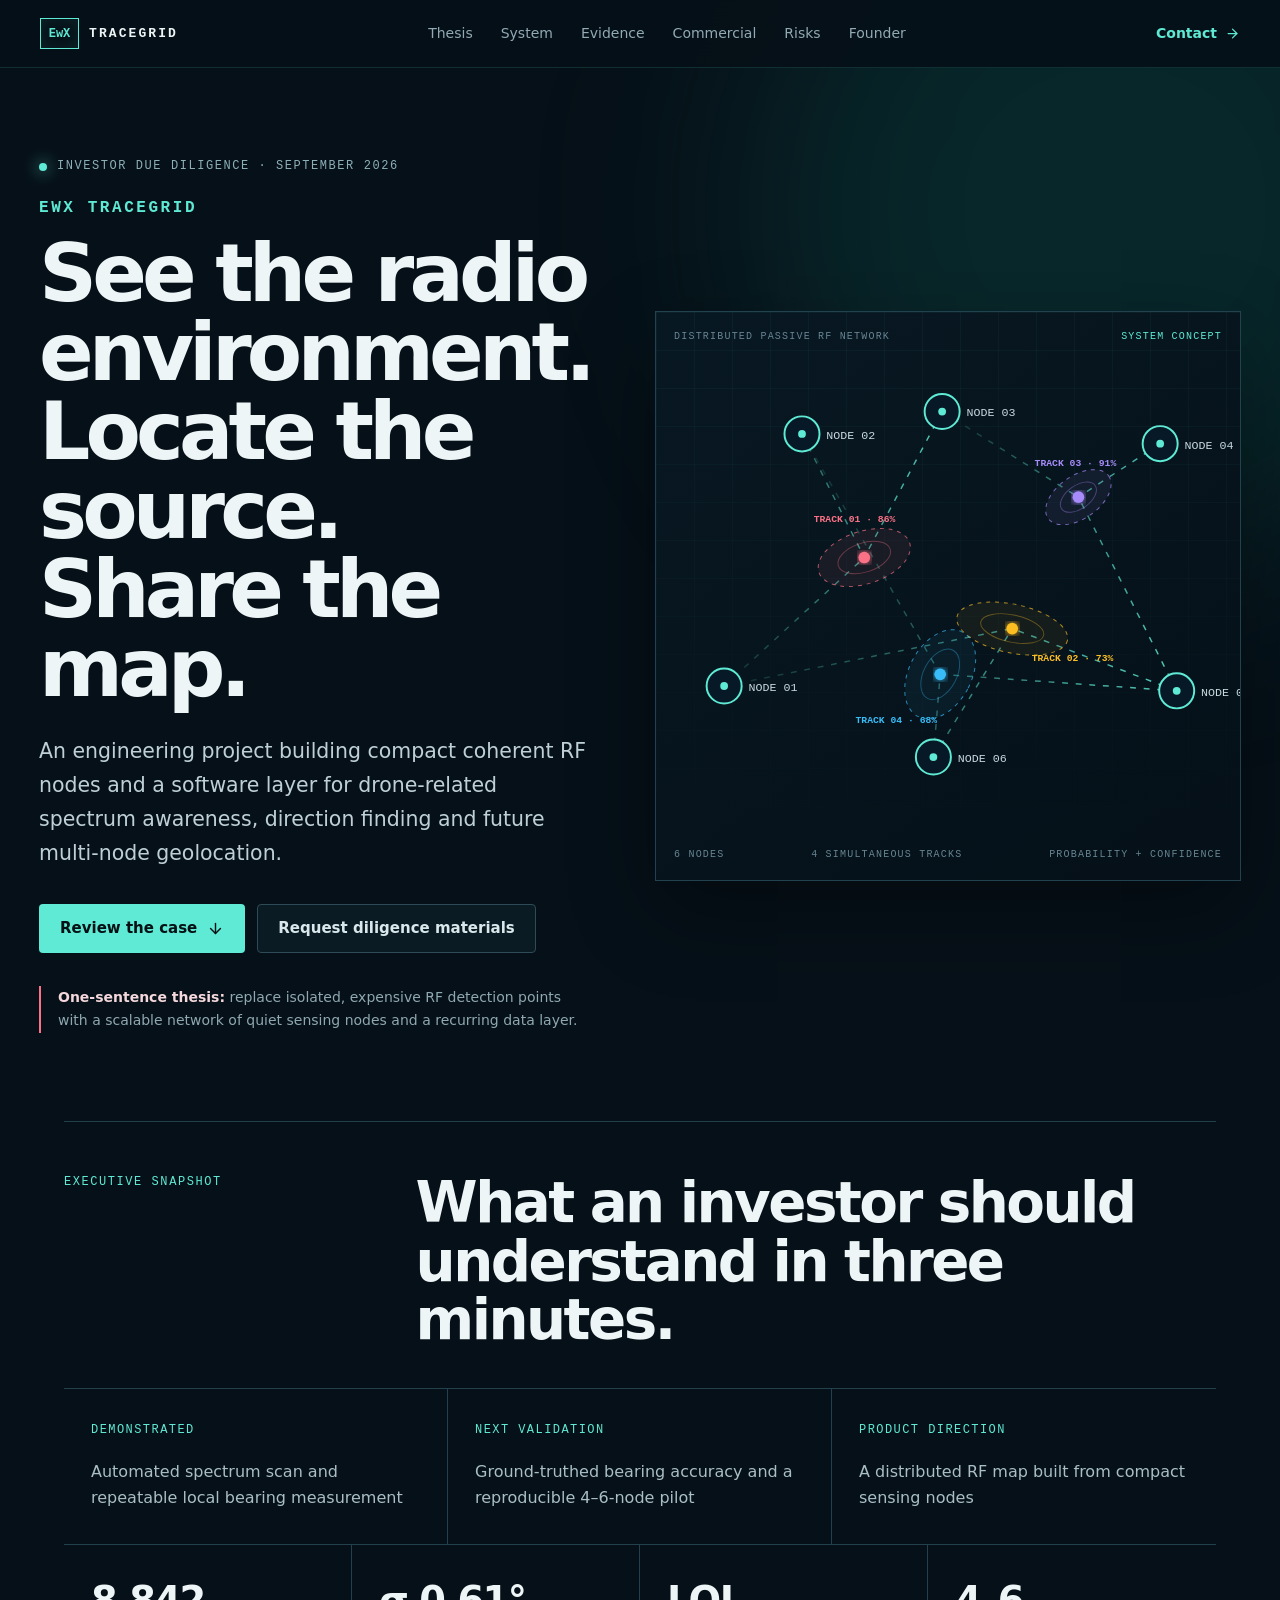
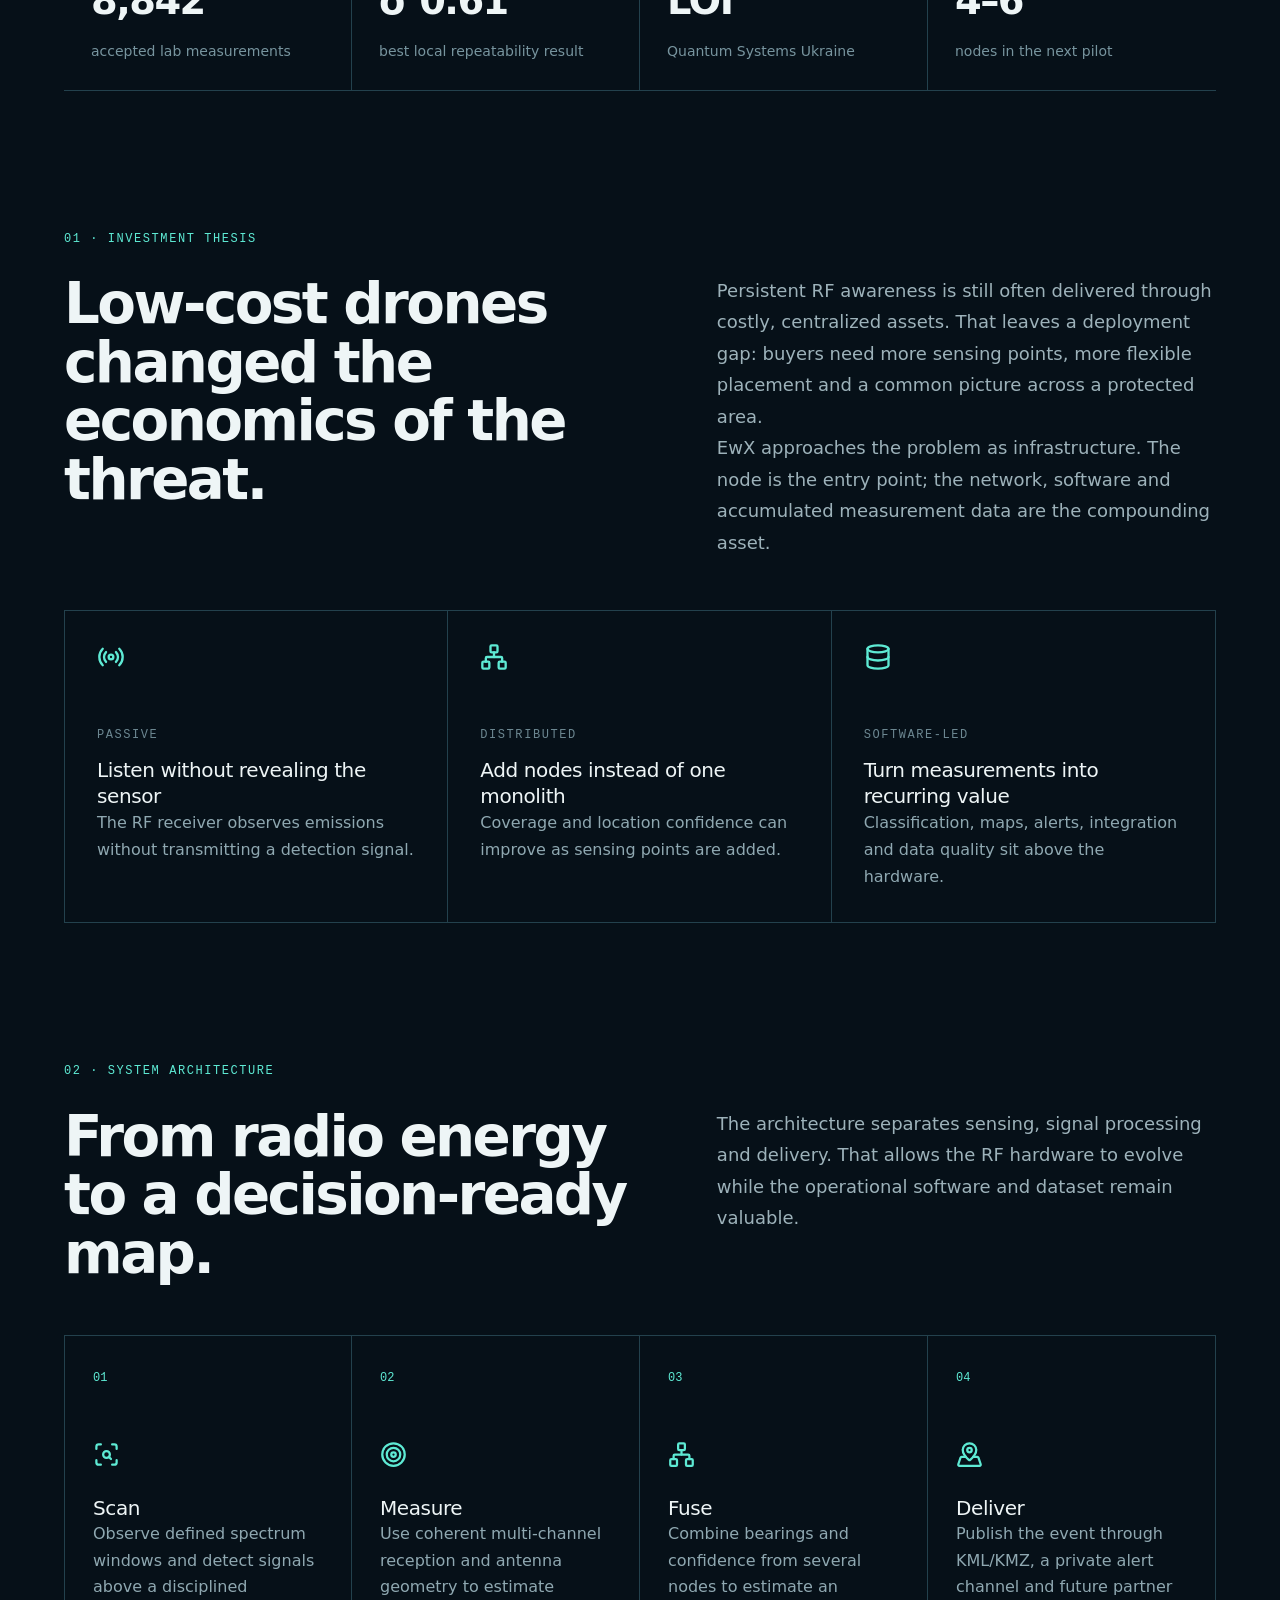
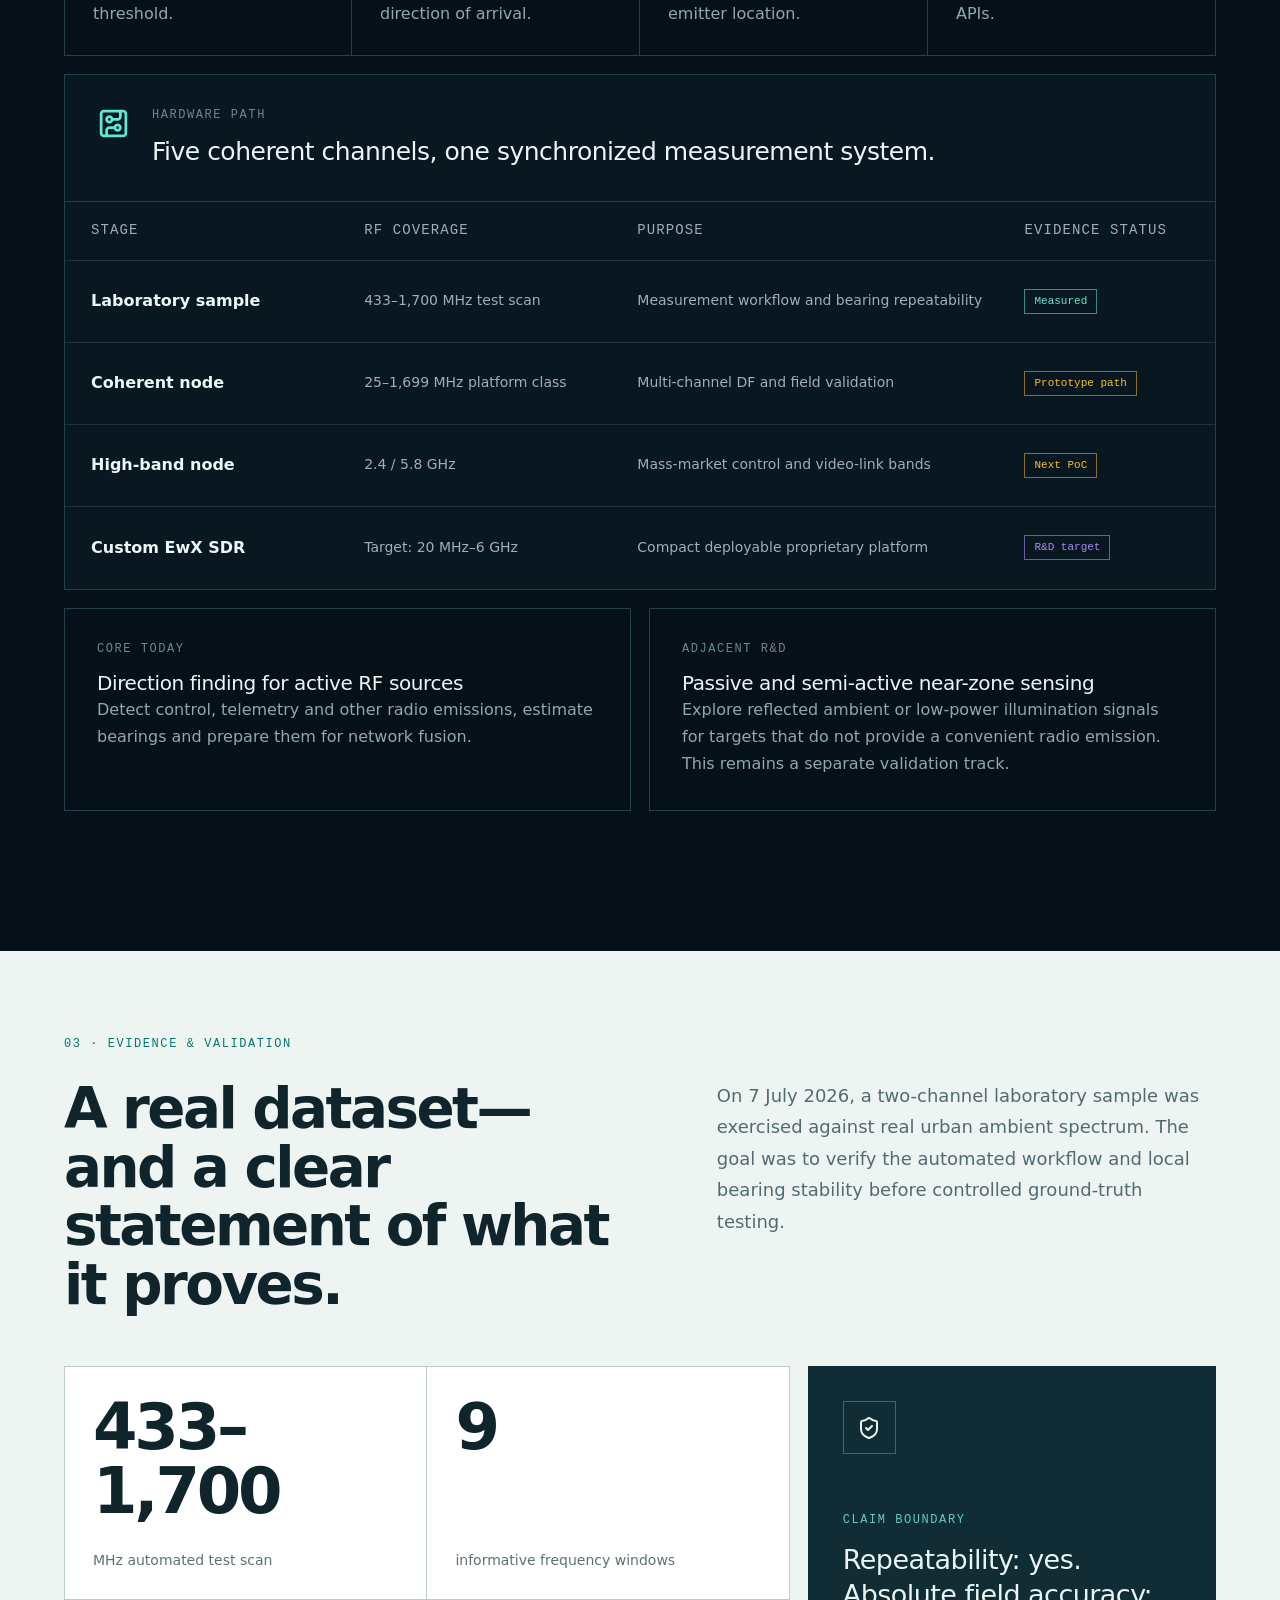
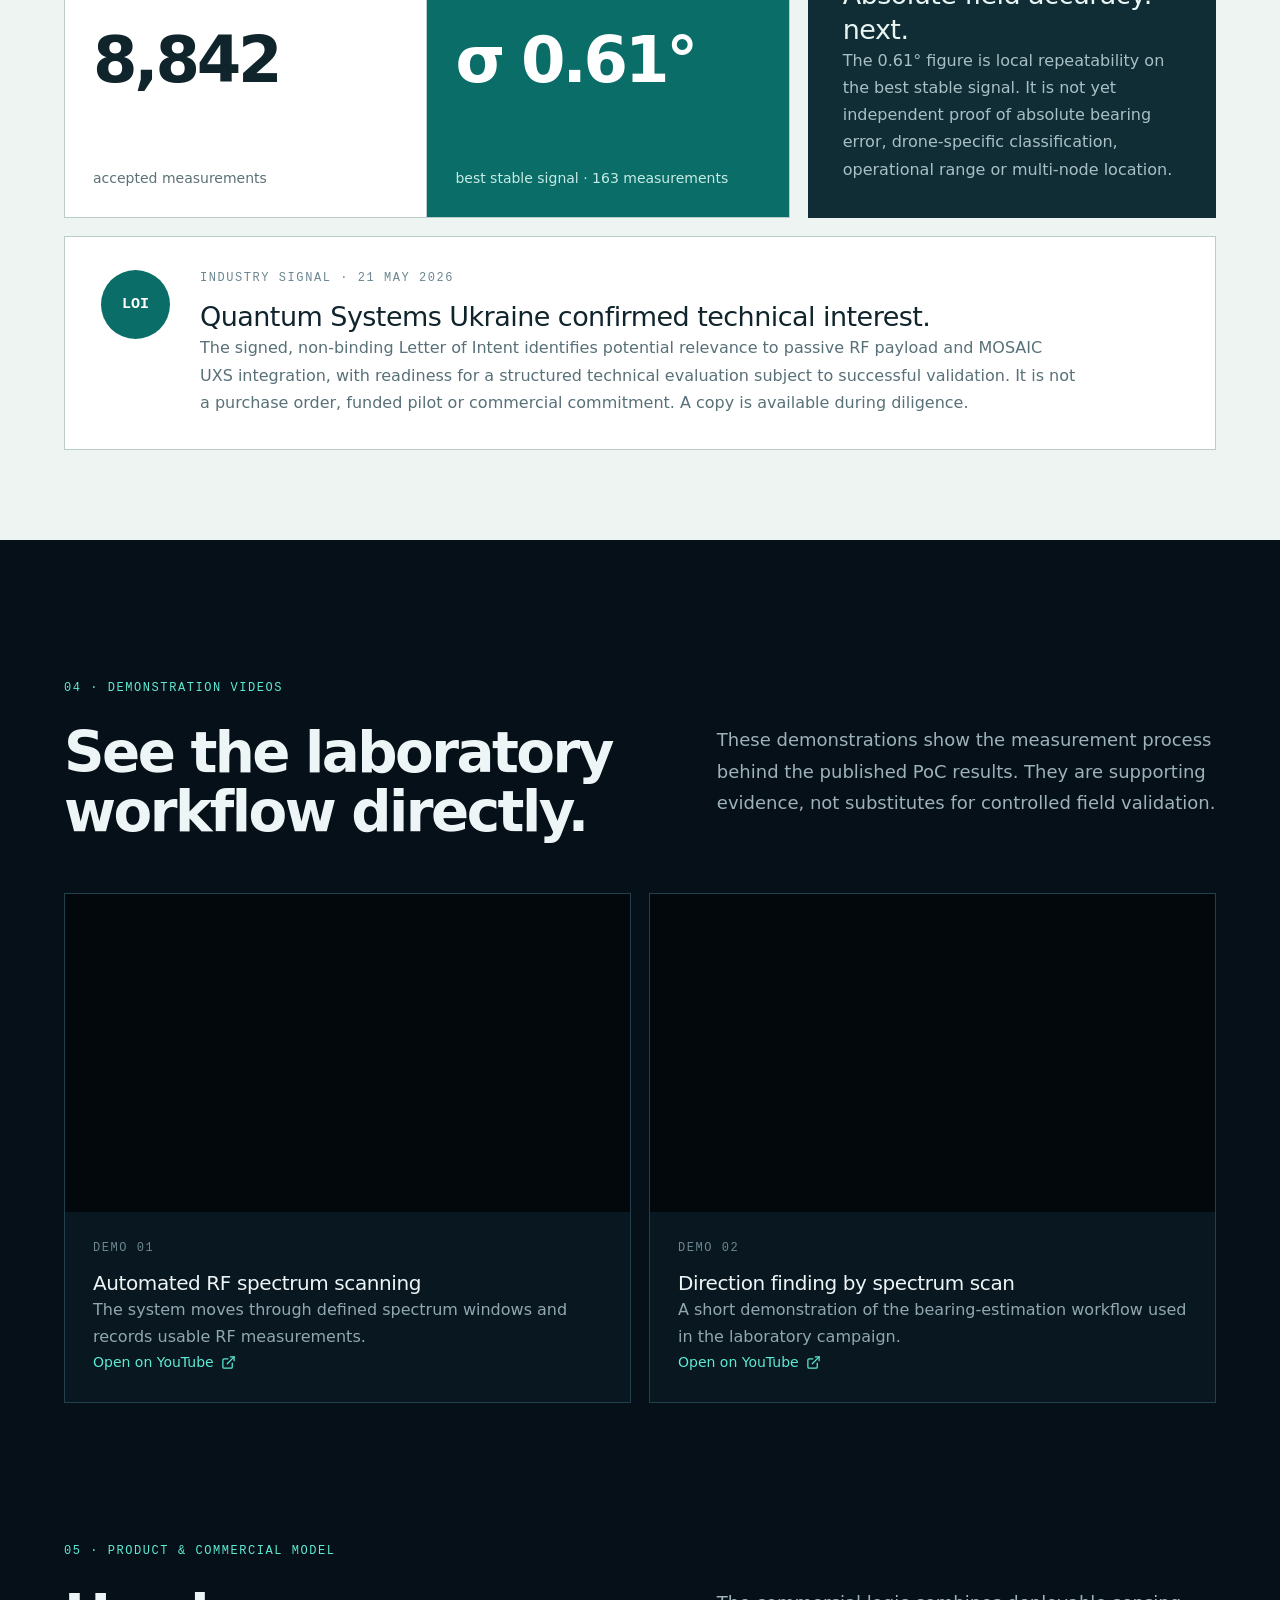
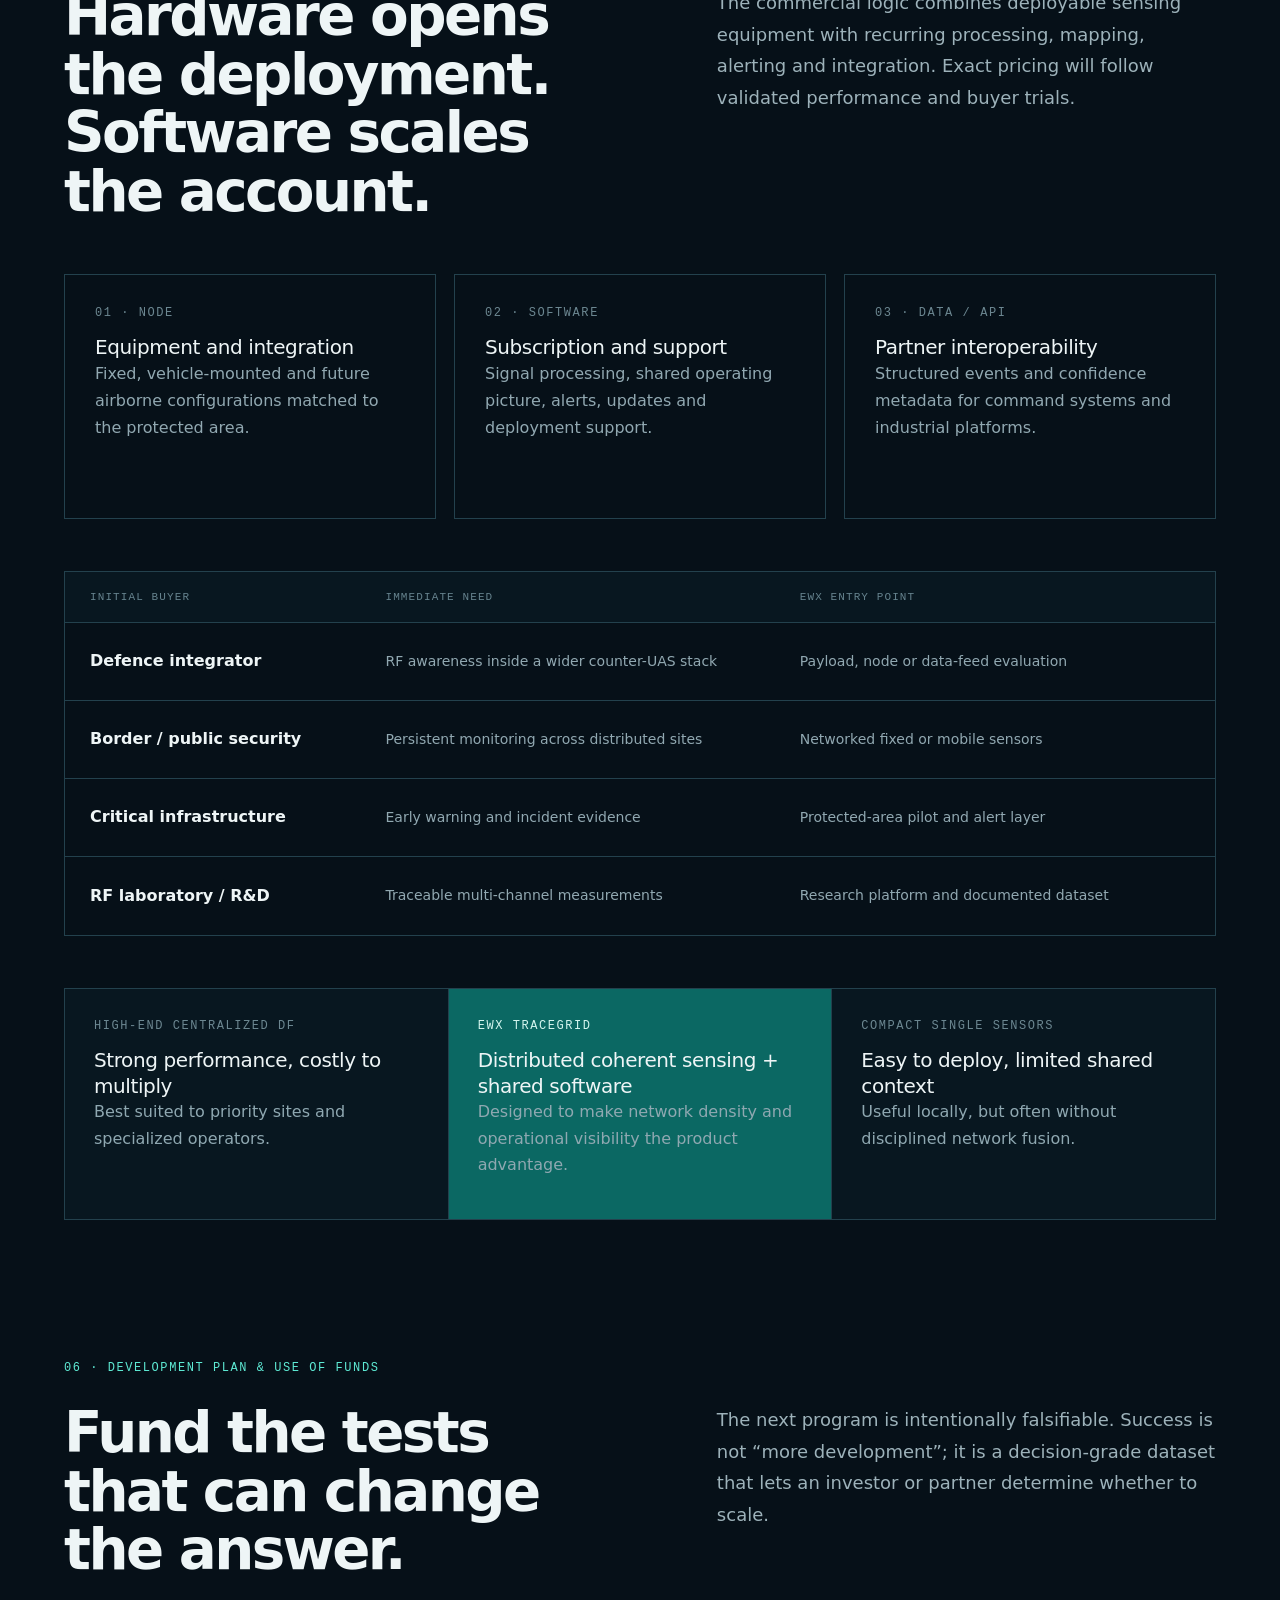
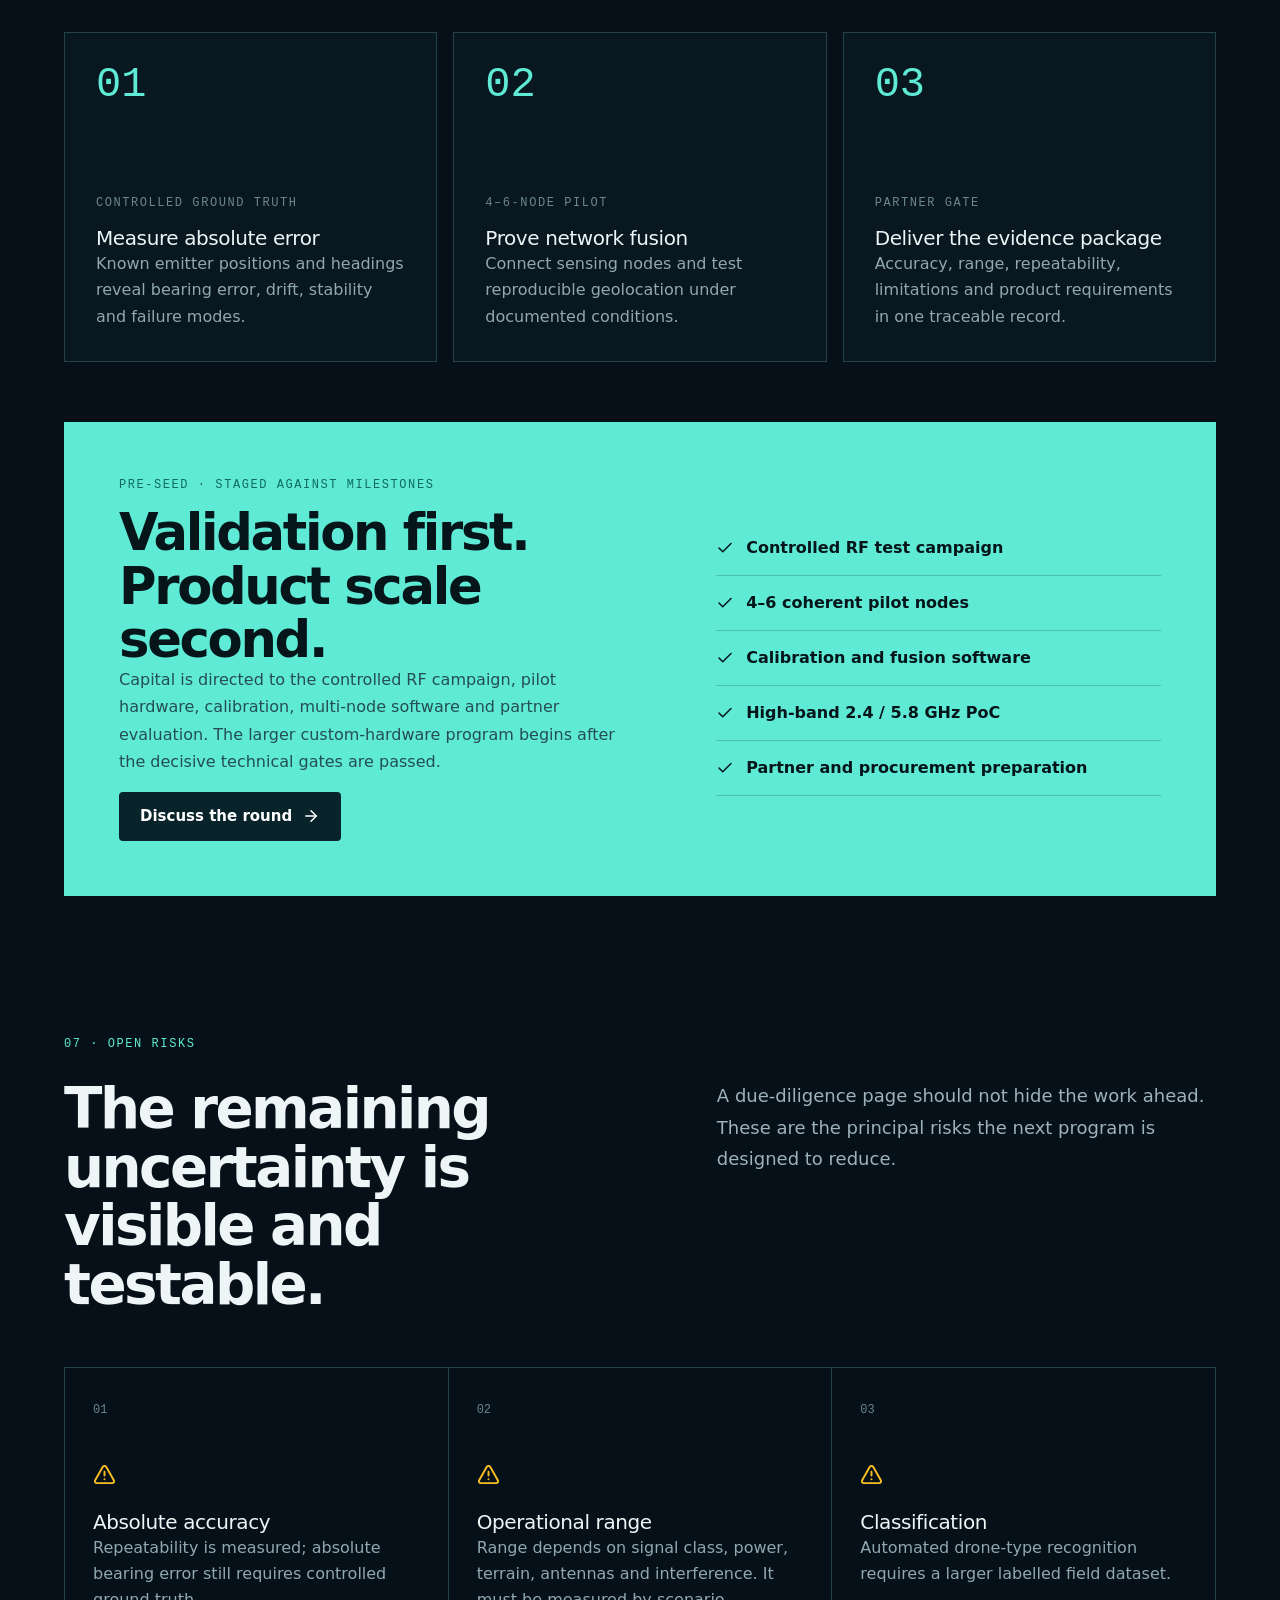
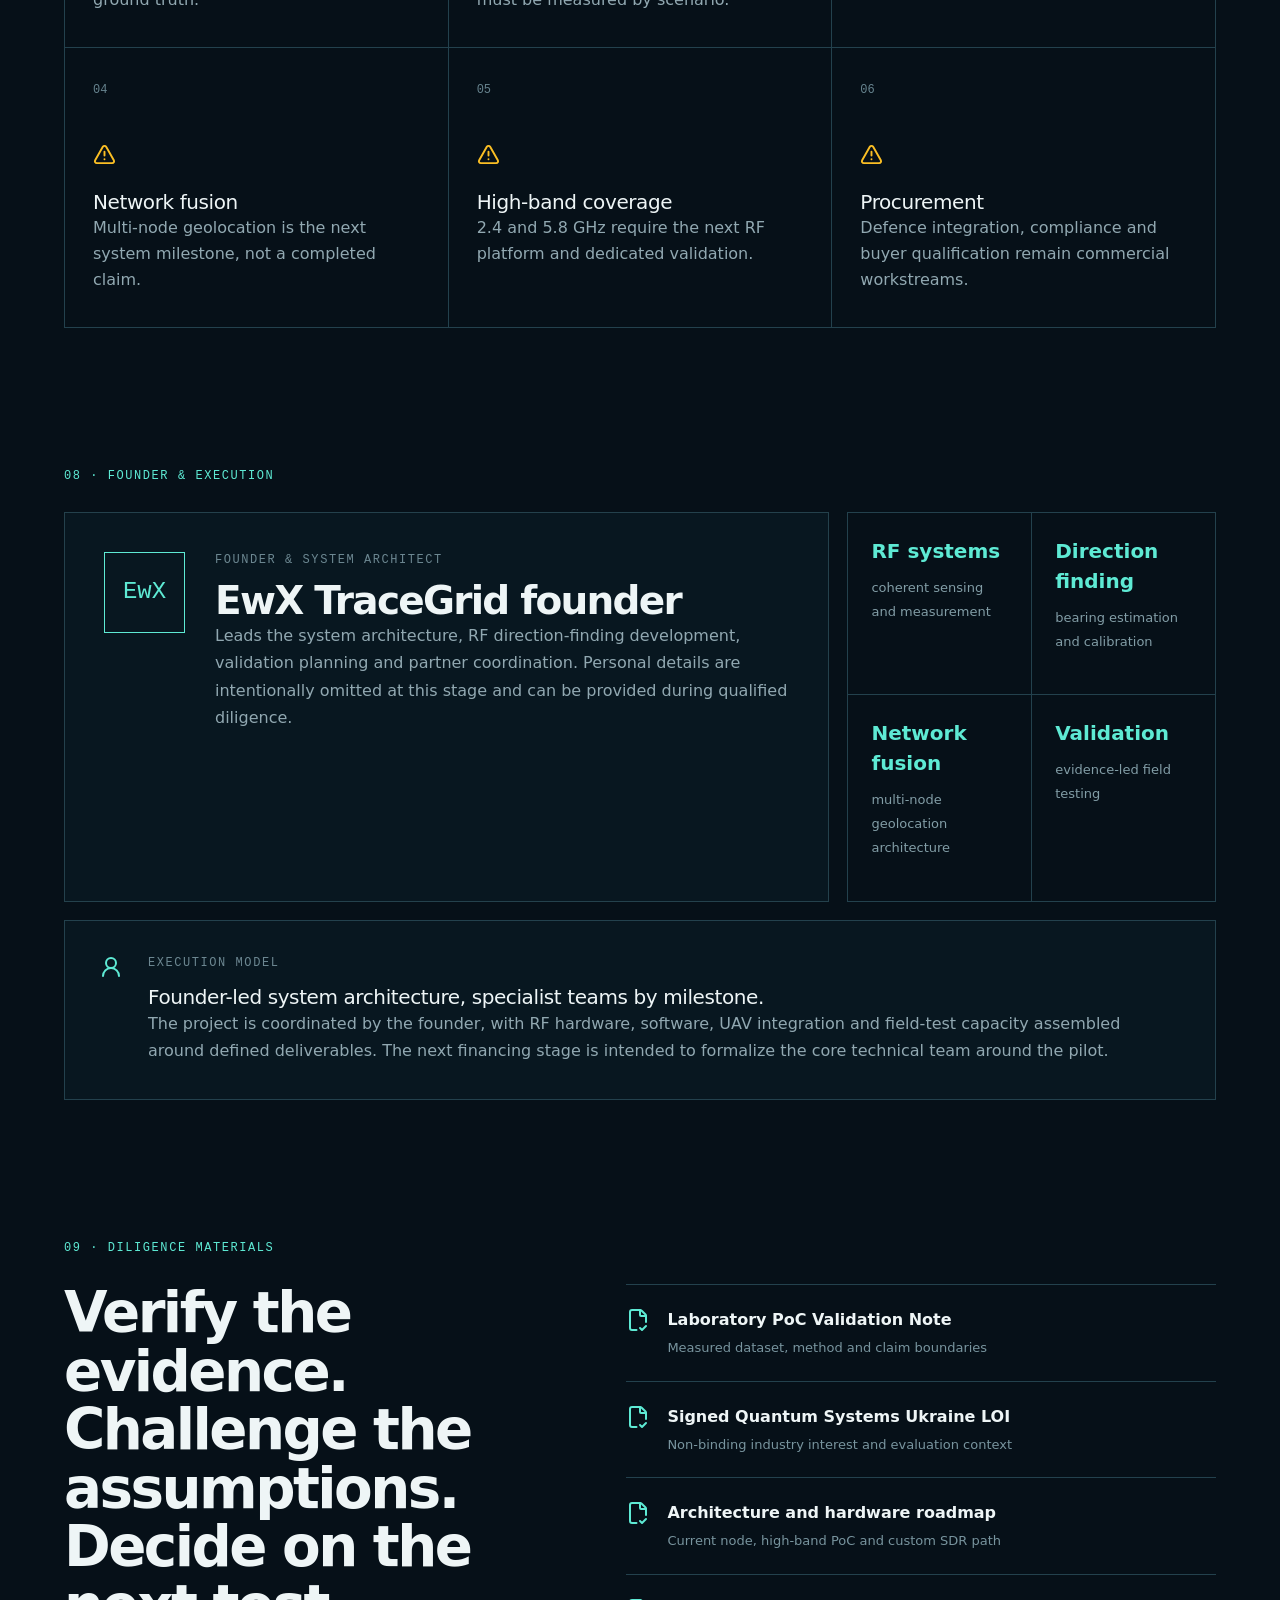
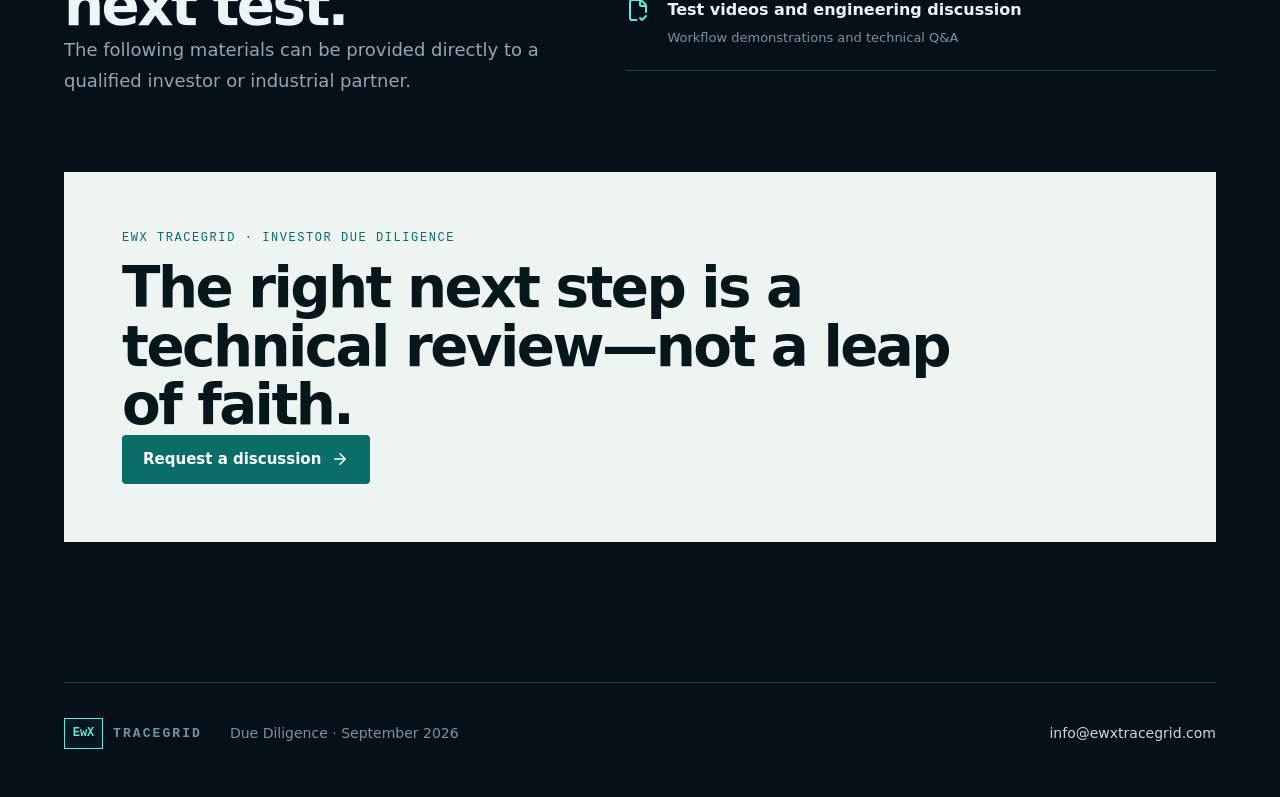
<file: due-diligence/index.html>
<!doctype html>
<html lang="en">
<head>
  <meta charset="utf-8">
  <meta name="viewport" content="width=device-width, initial-scale=1">
  <title>EwX TraceGrid — Due Diligence</title>
  <meta name="description" content="Integrated investor due diligence: system architecture, measured RF evidence, development plan, risks and founder background.">
  <meta name="theme-color" content="#061018">
  <link rel="canonical" href="https://ewxtracegrid.github.io/due-diligence/">
  <link rel="icon" href="favicon.svg" type="image/svg+xml">
  <meta property="og:title" content="EwX TraceGrid — Due Diligence">
  <meta property="og:description" content="System architecture, measured RF evidence, commercial model, development plan and open risks.">
  <meta property="og:type" content="website">
  <meta property="og:url" content="https://ewxtracegrid.github.io/due-diligence/">
  <link rel="stylesheet" href="styles.css">
</head>
<body><main><header class="topbar dd-topbar"><a class="brand" href="#top" aria-label="EwX TraceGrid Due Diligence home"><span class="brand-mark">EwX</span><span>TRACEGRID</span></a><nav aria-label="Due diligence navigation"><a href="#thesis">Thesis</a><a href="#system">System</a><a href="#evidence">Evidence</a><a href="#commercial">Commercial</a><a href="#risks">Risks</a><a href="#founder">Founder</a></nav><a class="nav-cta" href="mailto:info@ewxtracegrid.com?subject=EwX%20TraceGrid%20due%20diligence">Contact <svg xmlns="http://www.w3.org/2000/svg" width="15" height="15" viewBox="0 0 24 24" fill="none" stroke="currentColor" stroke-width="2" stroke-linecap="round" stroke-linejoin="round" class="lucide lucide-arrow-right" aria-hidden="true"><path d="M5 12h14"></path><path d="m12 5 7 7-7 7"></path></svg></a></header><section class="dd-hero" id="top"><div class="dd-hero-copy"><p class="eyebrow"><span></span> INVESTOR DUE DILIGENCE · SEPTEMBER 2026</p><p class="document-title">EwX TraceGrid</p><h1>See the radio environment. Locate the source. Share the map.</h1><p class="hero-lead">An engineering project building compact coherent RF nodes and a software layer for drone-related spectrum awareness, direction finding and future multi-node geolocation.</p><div class="hero-actions"><a class="button button-primary" href="#summary">Review the case <svg xmlns="http://www.w3.org/2000/svg" width="17" height="17" viewBox="0 0 24 24" fill="none" stroke="currentColor" stroke-width="2" stroke-linecap="round" stroke-linejoin="round" class="lucide lucide-arrow-down" aria-hidden="true"><path d="M12 5v14"></path><path d="m19 12-7 7-7-7"></path></svg></a><a class="button button-secondary" href="mailto:info@ewxtracegrid.com?subject=EwX%20TraceGrid%20due%20diligence">Request diligence materials</a></div><p class="plain-language"><strong>One-sentence thesis:</strong> replace isolated, expensive RF detection points with a scalable network of quiet sensing nodes and a recurring data layer.</p></div><div class="signal-map dd-map" aria-label="Conceptual diagram of distributed RF geolocation"><div class="map-grid" aria-hidden="true"></div><div class="map-readout map-readout-top"><span>DISTRIBUTED PASSIVE RF NETWORK</span><span class="live-dot">SYSTEM CONCEPT</span></div><svg viewBox="0 0 600 450" role="img" aria-labelledby="map-title map-desc"><title id="map-title">EwX TraceGrid network concept</title><desc id="map-desc">Six sensing nodes contribute bearings to estimate probabilistic locations for four simultaneous radio emitters.</desc><defs><linearGradient id="beam" x1="0" y1="0" x2="1" y2="0"><stop offset="0" stop-color="#5eead4" stop-opacity="0.1"></stop><stop offset="1" stop-color="#5eead4" stop-opacity="0.86"></stop></linearGradient><filter id="glow"><feGaussianBlur stdDeviation="4" result="blur"></feGaussianBlur><feMerge><feMergeNode in="blur"></feMergeNode><feMergeNode in="SourceGraphic"></feMergeNode></feMerge></filter></defs><g class="bearing-lines"><path d="M70 337 L214 205M150 78 L214 205M294 55 L214 205" stroke="url(#beam)" stroke-width="1.5" stroke-dasharray="6 8"></path><path d="M70 337 L366 278M285 410 L366 278M535 342 L366 278" stroke="url(#beam)" stroke-width="1.5" stroke-dasharray="6 8"></path><path d="M294 55 L434 143M518 88 L434 143M535 342 L434 143" stroke="url(#beam)" stroke-width="1.5" stroke-dasharray="6 8"></path><path d="M150 78 L292 325M285 410 L292 325M535 342 L292 325" stroke="url(#beam)" stroke-width="1.5" stroke-dasharray="6 8"></path></g><g class="probability-target target-a"><ellipse cx="214" cy="205" rx="49" ry="27" transform="rotate(-18 214 205)" fill="#fb7185" fill-opacity="0.07" stroke="#fb7185" stroke-opacity="0.7" stroke-dasharray="4 5"></ellipse><ellipse cx="214" cy="205" rx="28" ry="15" transform="rotate(-18 214 205)" fill="none" stroke="#fb7185" stroke-opacity="0.35"></ellipse><circle cx="214" cy="205" r="6" fill="#fb7185" filter="url(#glow)"></circle><text x="162" y="168" fill="#fb7185" font-size="10" font-weight="700">TRACK 01 · 86%</text></g><g class="probability-target target-b"><ellipse cx="366" cy="278" rx="58" ry="25" transform="rotate(12 366 278)" fill="#fbbf24" fill-opacity="0.06" stroke="#fbbf24" stroke-opacity="0.7" stroke-dasharray="4 5"></ellipse><ellipse cx="366" cy="278" rx="33" ry="14" transform="rotate(12 366 278)" fill="none" stroke="#fbbf24" stroke-opacity="0.34"></ellipse><circle cx="366" cy="278" r="6" fill="#fbbf24" filter="url(#glow)"></circle><text x="386" y="311" fill="#fbbf24" font-size="10" font-weight="700">TRACK 02 · 73%</text></g><g class="probability-target target-c"><ellipse cx="434" cy="143" rx="38" ry="22" transform="rotate(-35 434 143)" fill="#a78bfa" fill-opacity="0.07" stroke="#a78bfa" stroke-opacity="0.72" stroke-dasharray="4 5"></ellipse><ellipse cx="434" cy="143" rx="21" ry="12" transform="rotate(-35 434 143)" fill="none" stroke="#a78bfa" stroke-opacity="0.36"></ellipse><circle cx="434" cy="143" r="6" fill="#a78bfa" filter="url(#glow)"></circle><text x="389" y="111" fill="#a78bfa" font-size="10" font-weight="700">TRACK 03 · 91%</text></g><g class="probability-target target-d"><ellipse cx="292" cy="325" rx="32" ry="49" transform="rotate(28 292 325)" fill="#38bdf8" fill-opacity="0.06" stroke="#38bdf8" stroke-opacity="0.7" stroke-dasharray="4 5"></ellipse><ellipse cx="292" cy="325" rx="17" ry="28" transform="rotate(28 292 325)" fill="none" stroke="#38bdf8" stroke-opacity="0.34"></ellipse><circle cx="292" cy="325" r="6" fill="#38bdf8" filter="url(#glow)"></circle><text x="205" y="375" fill="#38bdf8" font-size="10" font-weight="700">TRACK 04 · 68%</text></g><g><circle cx="70" cy="337" r="18" fill="#071926" stroke="#5eead4" stroke-width="2"></circle><circle cx="70" cy="337" r="4" fill="#5eead4"></circle><text x="95" y="342" fill="#c7d8df" font-size="12">NODE 01</text></g><g><circle cx="150" cy="78" r="18" fill="#071926" stroke="#5eead4" stroke-width="2"></circle><circle cx="150" cy="78" r="4" fill="#5eead4"></circle><text x="175" y="83" fill="#c7d8df" font-size="12">NODE 02</text></g><g><circle cx="294" cy="55" r="18" fill="#071926" stroke="#5eead4" stroke-width="2"></circle><circle cx="294" cy="55" r="4" fill="#5eead4"></circle><text x="319" y="60" fill="#c7d8df" font-size="12">NODE 03</text></g><g><circle cx="518" cy="88" r="18" fill="#071926" stroke="#5eead4" stroke-width="2"></circle><circle cx="518" cy="88" r="4" fill="#5eead4"></circle><text x="543" y="93" fill="#c7d8df" font-size="12">NODE 04</text></g><g><circle cx="535" cy="342" r="18" fill="#071926" stroke="#5eead4" stroke-width="2"></circle><circle cx="535" cy="342" r="4" fill="#5eead4"></circle><text x="560" y="347" fill="#c7d8df" font-size="12">NODE 05</text></g><g><circle cx="285" cy="410" r="18" fill="#071926" stroke="#5eead4" stroke-width="2"></circle><circle cx="285" cy="410" r="4" fill="#5eead4"></circle><text x="310" y="415" fill="#c7d8df" font-size="12">NODE 06</text></g></svg><div class="map-readout map-readout-bottom"><span>6 NODES</span><span>4 SIMULTANEOUS TRACKS</span><span>PROBABILITY + CONFIDENCE</span></div></div></section><section class="dd-summary" id="summary"><div class="summary-intro"><p class="section-label">EXECUTIVE SNAPSHOT</p><h2>What an investor should understand in three minutes.</h2></div><div class="scope-list"><div><span>Demonstrated</span><p>Automated spectrum scan and repeatable local bearing measurement</p></div><div><span>Next validation</span><p>Ground-truthed bearing accuracy and a reproducible 4–6-node pilot</p></div><div><span>Product direction</span><p>A distributed RF map built from compact sensing nodes</p></div></div><div class="summary-numbers"><div><strong>8,842</strong><span>accepted lab measurements</span></div><div><strong>σ 0.61°</strong><span>best local repeatability result</span></div><div><strong>LOI</strong><span>Quantum Systems Ukraine</span></div><div><strong>4–6</strong><span>nodes in the next pilot</span></div></div></section><section class="section dd-section" id="thesis"><div class="section-label">01 · INVESTMENT THESIS</div><div class="section-heading"><h2>Low-cost drones changed the economics of the threat.</h2><div><p>Persistent RF awareness is still often delivered through costly, centralized assets. That leaves a deployment gap: buyers need more sensing points, more flexible placement and a common picture across a protected area.</p><p>EwX approaches the problem as infrastructure. The node is the entry point; the network, software and accumulated measurement data are the compounding asset.</p></div></div><div class="thesis-grid"><article><svg xmlns="http://www.w3.org/2000/svg" width="24" height="24" viewBox="0 0 24 24" fill="none" stroke="currentColor" stroke-width="2" stroke-linecap="round" stroke-linejoin="round" class="lucide lucide-radio" aria-hidden="true"><path d="M16.247 7.761a6 6 0 0 1 0 8.478"></path><path d="M19.075 4.933a10 10 0 0 1 0 14.134"></path><path d="M4.925 19.067a10 10 0 0 1 0-14.134"></path><path d="M7.753 16.239a6 6 0 0 1 0-8.478"></path><circle cx="12" cy="12" r="2"></circle></svg><p class="mini-label">PASSIVE</p><h3>Listen without revealing the sensor</h3><p>The RF receiver observes emissions without transmitting a detection signal.</p></article><article><svg xmlns="http://www.w3.org/2000/svg" width="24" height="24" viewBox="0 0 24 24" fill="none" stroke="currentColor" stroke-width="2" stroke-linecap="round" stroke-linejoin="round" class="lucide lucide-network" aria-hidden="true"><rect x="16" y="16" width="6" height="6" rx="1"></rect><rect x="2" y="16" width="6" height="6" rx="1"></rect><rect x="9" y="2" width="6" height="6" rx="1"></rect><path d="M5 16v-3a1 1 0 0 1 1-1h12a1 1 0 0 1 1 1v3"></path><path d="M12 12V8"></path></svg><p class="mini-label">DISTRIBUTED</p><h3>Add nodes instead of one monolith</h3><p>Coverage and location confidence can improve as sensing points are added.</p></article><article><svg xmlns="http://www.w3.org/2000/svg" width="24" height="24" viewBox="0 0 24 24" fill="none" stroke="currentColor" stroke-width="2" stroke-linecap="round" stroke-linejoin="round" class="lucide lucide-database" aria-hidden="true"><ellipse cx="12" cy="5" rx="9" ry="3"></ellipse><path d="M3 5V19A9 3 0 0 0 21 19V5"></path><path d="M3 12A9 3 0 0 0 21 12"></path></svg><p class="mini-label">SOFTWARE-LED</p><h3>Turn measurements into recurring value</h3><p>Classification, maps, alerts, integration and data quality sit above the hardware.</p></article></div></section><section class="section dd-section" id="system"><div class="section-label">02 · SYSTEM ARCHITECTURE</div><div class="section-heading"><h2>From radio energy to a decision-ready map.</h2><p>The architecture separates sensing, signal processing and delivery. That allows the RF hardware to evolve while the operational software and dataset remain valuable.</p></div><div class="workflow"><article><span>01</span><svg xmlns="http://www.w3.org/2000/svg" width="24" height="24" viewBox="0 0 24 24" fill="none" stroke="currentColor" stroke-width="2" stroke-linecap="round" stroke-linejoin="round" class="lucide lucide-scan-search" aria-hidden="true"><path d="M3 7V5a2 2 0 0 1 2-2h2"></path><path d="M17 3h2a2 2 0 0 1 2 2v2"></path><path d="M21 17v2a2 2 0 0 1-2 2h-2"></path><path d="M7 21H5a2 2 0 0 1-2-2v-2"></path><circle cx="12" cy="12" r="3"></circle><path d="m16 16-1.9-1.9"></path></svg><h3>Scan</h3><p>Observe defined spectrum windows and detect signals above a disciplined threshold.</p></article><article><span>02</span><svg xmlns="http://www.w3.org/2000/svg" width="24" height="24" viewBox="0 0 24 24" fill="none" stroke="currentColor" stroke-width="2" stroke-linecap="round" stroke-linejoin="round" class="lucide lucide-target" aria-hidden="true"><circle cx="12" cy="12" r="10"></circle><circle cx="12" cy="12" r="6"></circle><circle cx="12" cy="12" r="2"></circle></svg><h3>Measure</h3><p>Use coherent multi-channel reception and antenna geometry to estimate direction of arrival.</p></article><article><span>03</span><svg xmlns="http://www.w3.org/2000/svg" width="24" height="24" viewBox="0 0 24 24" fill="none" stroke="currentColor" stroke-width="2" stroke-linecap="round" stroke-linejoin="round" class="lucide lucide-network" aria-hidden="true"><rect x="16" y="16" width="6" height="6" rx="1"></rect><rect x="2" y="16" width="6" height="6" rx="1"></rect><rect x="9" y="2" width="6" height="6" rx="1"></rect><path d="M5 16v-3a1 1 0 0 1 1-1h12a1 1 0 0 1 1 1v3"></path><path d="M12 12V8"></path></svg><h3>Fuse</h3><p>Combine bearings and confidence from several nodes to estimate an emitter location.</p></article><article><span>04</span><svg xmlns="http://www.w3.org/2000/svg" width="24" height="24" viewBox="0 0 24 24" fill="none" stroke="currentColor" stroke-width="2" stroke-linecap="round" stroke-linejoin="round" class="lucide lucide-map-pinned" aria-hidden="true"><path d="M18 8c0 3.613-3.869 7.429-5.393 8.795a1 1 0 0 1-1.214 0C9.87 15.429 6 11.613 6 8a6 6 0 0 1 12 0"></path><circle cx="12" cy="8" r="2"></circle><path d="M8.714 14h-3.71a1 1 0 0 0-.948.683l-2.004 6A1 1 0 0 0 3 22h18a1 1 0 0 0 .948-1.316l-2-6a1 1 0 0 0-.949-.684h-3.712"></path></svg><h3>Deliver</h3><p>Publish the event through KML/KMZ, a private alert channel and future partner APIs.</p></article></div><div class="tech-stack"><div class="tech-stack-head"><svg xmlns="http://www.w3.org/2000/svg" width="24" height="24" viewBox="0 0 24 24" fill="none" stroke="currentColor" stroke-width="2" stroke-linecap="round" stroke-linejoin="round" class="lucide lucide-circuit-board" aria-hidden="true"><rect width="18" height="18" x="3" y="3" rx="2"></rect><path d="M11 9h4a2 2 0 0 0 2-2V3"></path><circle cx="9" cy="9" r="2"></circle><path d="M7 21v-4a2 2 0 0 1 2-2h4"></path><circle cx="15" cy="15" r="2"></circle></svg><div><p class="mini-label">HARDWARE PATH</p><h3>Five coherent channels, one synchronized measurement system.</h3></div></div><div class="stack-table" role="table" aria-label="EwX hardware development stages"><div class="stack-row stack-header" role="row"><span>Stage</span><span>RF coverage</span><span>Purpose</span><span>Evidence status</span></div><div class="stack-row" role="row"><strong>Laboratory sample</strong><span>433–1,700 MHz test scan</span><span>Measurement workflow and bearing repeatability</span><em class="status-current">Measured</em></div><div class="stack-row" role="row"><strong>Coherent node</strong><span>25–1,699 MHz platform class</span><span>Multi-channel DF and field validation</span><em class="status-next">Prototype path</em></div><div class="stack-row" role="row"><strong>High-band node</strong><span>2.4 / 5.8 GHz</span><span>Mass-market control and video-link bands</span><em class="status-next">Next PoC</em></div><div class="stack-row" role="row"><strong>Custom EwX SDR</strong><span>Target: 20 MHz–6 GHz</span><span>Compact deployable proprietary platform</span><em class="status-future">R&amp;D target</em></div></div></div><div class="architecture-expansion"><div><p class="mini-label">CORE TODAY</p><h3>Direction finding for active RF sources</h3><p>Detect control, telemetry and other radio emissions, estimate bearings and prepare them for network fusion.</p></div><div><p class="mini-label">ADJACENT R&amp;D</p><h3>Passive and semi-active near-zone sensing</h3><p>Explore reflected ambient or low-power illumination signals for targets that do not provide a convenient radio emission. This remains a separate validation track.</p></div></div></section><section class="section proof-section dd-proof" id="evidence"><div class="section-label">03 · EVIDENCE &amp; VALIDATION</div><div class="section-heading"><h2>A real dataset—and a clear statement of what it proves.</h2><p>On 7 July 2026, a two-channel laboratory sample was exercised against real urban ambient spectrum. The goal was to verify the automated workflow and local bearing stability before controlled ground-truth testing.</p></div><div class="proof-layout"><div class="metric-grid"><article><strong>433–1,700</strong><span>MHz automated test scan</span></article><article><strong>9</strong><span>informative frequency windows</span></article><article><strong>8,842</strong><span>accepted measurements</span></article><article class="metric-highlight"><strong>σ 0.61°</strong><span>best stable signal · 163 measurements</span></article></div><aside class="evidence-card"><div class="evidence-icon"><svg xmlns="http://www.w3.org/2000/svg" width="24" height="24" viewBox="0 0 24 24" fill="none" stroke="currentColor" stroke-width="2" stroke-linecap="round" stroke-linejoin="round" class="lucide lucide-shield-check" aria-hidden="true"><path d="M20 13c0 5-3.5 7.5-7.66 8.95a1 1 0 0 1-.67-.01C7.5 20.5 4 18 4 13V6a1 1 0 0 1 1-1c2 0 4.5-1.2 6.24-2.72a1.17 1.17 0 0 1 1.52 0C14.51 3.81 17 5 19 5a1 1 0 0 1 1 1z"></path><path d="m9 12 2 2 4-4"></path></svg></div><p class="mini-label">CLAIM BOUNDARY</p><h3>Repeatability: yes. Absolute field accuracy: next.</h3><p>The 0.61° figure is local repeatability on the best stable signal. It is not yet independent proof of absolute bearing error, drone-specific classification, operational range or multi-node location.</p></aside></div><div class="industry-signal"><div class="loi-badge">LOI</div><div><p class="mini-label">INDUSTRY SIGNAL · 21 MAY 2026</p><h3>Quantum Systems Ukraine confirmed technical interest.</h3><p>The signed, non-binding Letter of Intent identifies potential relevance to passive RF payload and MOSAIC UXS integration, with readiness for a structured technical evaluation subject to successful validation. It is not a purchase order, funded pilot or commercial commitment. A copy is available during diligence.</p></div></div></section><section class="section dd-section videos-section"><div class="section-label">04 · DEMONSTRATION VIDEOS</div><div class="section-heading"><h2>See the laboratory workflow directly.</h2><p>These demonstrations show the measurement process behind the published PoC results. They are supporting evidence, not substitutes for controlled field validation.</p></div><div class="videos-grid"><article class="video-card"><div class="video-frame"><iframe src="https://www.youtube-nocookie.com/embed/0f7Ty9WyUhw" title="Automated RF spectrum scanning" loading="lazy" allow="accelerometer; autoplay; clipboard-write; encrypted-media; gyroscope; picture-in-picture; web-share" allowFullScreen=""></iframe></div><div class="video-copy"><p class="mini-label">DEMO 01</p><h3>Automated RF spectrum scanning</h3><p>The system moves through defined spectrum windows and records usable RF measurements.</p><a href="https://youtu.be/0f7Ty9WyUhw" target="_blank" rel="noreferrer">Open on YouTube <svg xmlns="http://www.w3.org/2000/svg" width="15" height="15" viewBox="0 0 24 24" fill="none" stroke="currentColor" stroke-width="2" stroke-linecap="round" stroke-linejoin="round" class="lucide lucide-external-link" aria-hidden="true"><path d="M15 3h6v6"></path><path d="M10 14 21 3"></path><path d="M18 13v6a2 2 0 0 1-2 2H5a2 2 0 0 1-2-2V8a2 2 0 0 1 2-2h6"></path></svg></a></div></article><article class="video-card"><div class="video-frame"><iframe src="https://www.youtube-nocookie.com/embed/cxnhPnchUs4" title="Direction finding by spectrum scan" loading="lazy" allow="accelerometer; autoplay; clipboard-write; encrypted-media; gyroscope; picture-in-picture; web-share" allowFullScreen=""></iframe></div><div class="video-copy"><p class="mini-label">DEMO 02</p><h3>Direction finding by spectrum scan</h3><p>A short demonstration of the bearing-estimation workflow used in the laboratory campaign.</p><a href="https://youtu.be/cxnhPnchUs4" target="_blank" rel="noreferrer">Open on YouTube <svg xmlns="http://www.w3.org/2000/svg" width="15" height="15" viewBox="0 0 24 24" fill="none" stroke="currentColor" stroke-width="2" stroke-linecap="round" stroke-linejoin="round" class="lucide lucide-external-link" aria-hidden="true"><path d="M15 3h6v6"></path><path d="M10 14 21 3"></path><path d="M18 13v6a2 2 0 0 1-2 2H5a2 2 0 0 1-2-2V8a2 2 0 0 1 2-2h6"></path></svg></a></div></article></div></section><section class="section dd-section" id="commercial"><div class="section-label">05 · PRODUCT &amp; COMMERCIAL MODEL</div><div class="section-heading"><h2>Hardware opens the deployment. Software scales the account.</h2><p>The commercial logic combines deployable sensing equipment with recurring processing, mapping, alerting and integration. Exact pricing will follow validated performance and buyer trials.</p></div><div class="commercial-grid"><article><p class="mini-label">01 · NODE</p><h3>Equipment and integration</h3><p>Fixed, vehicle-mounted and future airborne configurations matched to the protected area.</p></article><article><p class="mini-label">02 · SOFTWARE</p><h3>Subscription and support</h3><p>Signal processing, shared operating picture, alerts, updates and deployment support.</p></article><article><p class="mini-label">03 · DATA / API</p><h3>Partner interoperability</h3><p>Structured events and confidence metadata for command systems and industrial platforms.</p></article></div><div class="market-table"><div><span>Initial buyer</span><span>Immediate need</span><span>EwX entry point</span></div><div><strong>Defence integrator</strong><p>RF awareness inside a wider counter-UAS stack</p><p>Payload, node or data-feed evaluation</p></div><div><strong>Border / public security</strong><p>Persistent monitoring across distributed sites</p><p>Networked fixed or mobile sensors</p></div><div><strong>Critical infrastructure</strong><p>Early warning and incident evidence</p><p>Protected-area pilot and alert layer</p></div><div><strong>RF laboratory / R&amp;D</strong><p>Traceable multi-channel measurements</p><p>Research platform and documented dataset</p></div></div><div class="positioning"><div><p class="mini-label">HIGH-END CENTRALIZED DF</p><h3>Strong performance, costly to multiply</h3><p>Best suited to priority sites and specialized operators.</p></div><div class="positioning-focus"><p class="mini-label">EWX TRACEGRID</p><h3>Distributed coherent sensing + shared software</h3><p>Designed to make network density and operational visibility the product advantage.</p></div><div><p class="mini-label">COMPACT SINGLE SENSORS</p><h3>Easy to deploy, limited shared context</h3><p>Useful locally, but often without disciplined network fusion.</p></div></div></section><section class="section dd-section plan-section" id="plan"><div class="section-label">06 · DEVELOPMENT PLAN &amp; USE OF FUNDS</div><div class="section-heading"><h2>Fund the tests that can change the answer.</h2><p>The next program is intentionally falsifiable. Success is not “more development”; it is a decision-grade dataset that lets an investor or partner determine whether to scale.</p></div><div class="roadmap"><article><span class="step-num">01</span><div><p class="mini-label">CONTROLLED GROUND TRUTH</p><h3>Measure absolute error</h3><p>Known emitter positions and headings reveal bearing error, drift, stability and failure modes.</p></div></article><article><span class="step-num">02</span><div><p class="mini-label">4–6-NODE PILOT</p><h3>Prove network fusion</h3><p>Connect sensing nodes and test reproducible geolocation under documented conditions.</p></div></article><article><span class="step-num">03</span><div><p class="mini-label">PARTNER GATE</p><h3>Deliver the evidence package</h3><p>Accuracy, range, repeatability, limitations and product requirements in one traceable record.</p></div></article></div><div class="funding-box dd-funding"><div><p class="mini-label">PRE-SEED · STAGED AGAINST MILESTONES</p><h2>Validation first. Product scale second.</h2><p>Capital is directed to the controlled RF campaign, pilot hardware, calibration, multi-node software and partner evaluation. The larger custom-hardware program begins after the decisive technical gates are passed.</p><a class="button button-primary" href="mailto:info@ewxtracegrid.com?subject=EwX%20TraceGrid%20due%20diligence">Discuss the round <svg xmlns="http://www.w3.org/2000/svg" width="18" height="18" viewBox="0 0 24 24" fill="none" stroke="currentColor" stroke-width="2" stroke-linecap="round" stroke-linejoin="round" class="lucide lucide-arrow-right" aria-hidden="true"><path d="M5 12h14"></path><path d="m12 5 7 7-7 7"></path></svg></a></div><ul><li><svg xmlns="http://www.w3.org/2000/svg" width="24" height="24" viewBox="0 0 24 24" fill="none" stroke="currentColor" stroke-width="2" stroke-linecap="round" stroke-linejoin="round" class="lucide lucide-check" aria-hidden="true"><path d="M20 6 9 17l-5-5"></path></svg> Controlled RF test campaign</li><li><svg xmlns="http://www.w3.org/2000/svg" width="24" height="24" viewBox="0 0 24 24" fill="none" stroke="currentColor" stroke-width="2" stroke-linecap="round" stroke-linejoin="round" class="lucide lucide-check" aria-hidden="true"><path d="M20 6 9 17l-5-5"></path></svg> 4–6 coherent pilot nodes</li><li><svg xmlns="http://www.w3.org/2000/svg" width="24" height="24" viewBox="0 0 24 24" fill="none" stroke="currentColor" stroke-width="2" stroke-linecap="round" stroke-linejoin="round" class="lucide lucide-check" aria-hidden="true"><path d="M20 6 9 17l-5-5"></path></svg> Calibration and fusion software</li><li><svg xmlns="http://www.w3.org/2000/svg" width="24" height="24" viewBox="0 0 24 24" fill="none" stroke="currentColor" stroke-width="2" stroke-linecap="round" stroke-linejoin="round" class="lucide lucide-check" aria-hidden="true"><path d="M20 6 9 17l-5-5"></path></svg> High-band 2.4 / 5.8 GHz PoC</li><li><svg xmlns="http://www.w3.org/2000/svg" width="24" height="24" viewBox="0 0 24 24" fill="none" stroke="currentColor" stroke-width="2" stroke-linecap="round" stroke-linejoin="round" class="lucide lucide-check" aria-hidden="true"><path d="M20 6 9 17l-5-5"></path></svg> Partner and procurement preparation</li></ul></div></section><section class="section dd-section" id="risks"><div class="section-label">07 · OPEN RISKS</div><div class="section-heading"><h2>The remaining uncertainty is visible and testable.</h2><p>A due-diligence page should not hide the work ahead. These are the principal risks the next program is designed to reduce.</p></div><div class="risk-grid"><article><span>01</span><svg xmlns="http://www.w3.org/2000/svg" width="24" height="24" viewBox="0 0 24 24" fill="none" stroke="currentColor" stroke-width="2" stroke-linecap="round" stroke-linejoin="round" class="lucide lucide-triangle-alert" aria-hidden="true"><path d="m21.73 18-8-14a2 2 0 0 0-3.48 0l-8 14A2 2 0 0 0 4 21h16a2 2 0 0 0 1.73-3"></path><path d="M12 9v4"></path><path d="M12 17h.01"></path></svg><h3>Absolute accuracy</h3><p>Repeatability is measured; absolute bearing error still requires controlled ground truth.</p></article><article><span>02</span><svg xmlns="http://www.w3.org/2000/svg" width="24" height="24" viewBox="0 0 24 24" fill="none" stroke="currentColor" stroke-width="2" stroke-linecap="round" stroke-linejoin="round" class="lucide lucide-triangle-alert" aria-hidden="true"><path d="m21.73 18-8-14a2 2 0 0 0-3.48 0l-8 14A2 2 0 0 0 4 21h16a2 2 0 0 0 1.73-3"></path><path d="M12 9v4"></path><path d="M12 17h.01"></path></svg><h3>Operational range</h3><p>Range depends on signal class, power, terrain, antennas and interference. It must be measured by scenario.</p></article><article><span>03</span><svg xmlns="http://www.w3.org/2000/svg" width="24" height="24" viewBox="0 0 24 24" fill="none" stroke="currentColor" stroke-width="2" stroke-linecap="round" stroke-linejoin="round" class="lucide lucide-triangle-alert" aria-hidden="true"><path d="m21.73 18-8-14a2 2 0 0 0-3.48 0l-8 14A2 2 0 0 0 4 21h16a2 2 0 0 0 1.73-3"></path><path d="M12 9v4"></path><path d="M12 17h.01"></path></svg><h3>Classification</h3><p>Automated drone-type recognition requires a larger labelled field dataset.</p></article><article><span>04</span><svg xmlns="http://www.w3.org/2000/svg" width="24" height="24" viewBox="0 0 24 24" fill="none" stroke="currentColor" stroke-width="2" stroke-linecap="round" stroke-linejoin="round" class="lucide lucide-triangle-alert" aria-hidden="true"><path d="m21.73 18-8-14a2 2 0 0 0-3.48 0l-8 14A2 2 0 0 0 4 21h16a2 2 0 0 0 1.73-3"></path><path d="M12 9v4"></path><path d="M12 17h.01"></path></svg><h3>Network fusion</h3><p>Multi-node geolocation is the next system milestone, not a completed claim.</p></article><article><span>05</span><svg xmlns="http://www.w3.org/2000/svg" width="24" height="24" viewBox="0 0 24 24" fill="none" stroke="currentColor" stroke-width="2" stroke-linecap="round" stroke-linejoin="round" class="lucide lucide-triangle-alert" aria-hidden="true"><path d="m21.73 18-8-14a2 2 0 0 0-3.48 0l-8 14A2 2 0 0 0 4 21h16a2 2 0 0 0 1.73-3"></path><path d="M12 9v4"></path><path d="M12 17h.01"></path></svg><h3>High-band coverage</h3><p>2.4 and 5.8 GHz require the next RF platform and dedicated validation.</p></article><article><span>06</span><svg xmlns="http://www.w3.org/2000/svg" width="24" height="24" viewBox="0 0 24 24" fill="none" stroke="currentColor" stroke-width="2" stroke-linecap="round" stroke-linejoin="round" class="lucide lucide-triangle-alert" aria-hidden="true"><path d="m21.73 18-8-14a2 2 0 0 0-3.48 0l-8 14A2 2 0 0 0 4 21h16a2 2 0 0 0 1.73-3"></path><path d="M12 9v4"></path><path d="M12 17h.01"></path></svg><h3>Procurement</h3><p>Defence integration, compliance and buyer qualification remain commercial workstreams.</p></article></div></section><section class="section dd-section founder-section" id="founder"><div class="section-label">08 · FOUNDER &amp; EXECUTION</div><div class="founder-layout"><article class="founder-card dd-founder"><div class="founder-monogram">EwX</div><div><p class="mini-label">FOUNDER &amp; SYSTEM ARCHITECT</p><h2>EwX TraceGrid founder</h2><p>Leads the system architecture, RF direction-finding development, validation planning and partner coordination. Personal details are intentionally omitted at this stage and can be provided during qualified diligence.</p></div></article><div class="founder-facts"><div><strong>RF systems</strong><span>coherent sensing and measurement</span></div><div><strong>Direction finding</strong><span>bearing estimation and calibration</span></div><div><strong>Network fusion</strong><span>multi-node geolocation architecture</span></div><div><strong>Validation</strong><span>evidence-led field testing</span></div></div></div><div class="execution-note"><svg xmlns="http://www.w3.org/2000/svg" width="24" height="24" viewBox="0 0 24 24" fill="none" stroke="currentColor" stroke-width="2" stroke-linecap="round" stroke-linejoin="round" class="lucide lucide-user-round" aria-hidden="true"><circle cx="12" cy="8" r="5"></circle><path d="M20 21a8 8 0 0 0-16 0"></path></svg><div><p class="mini-label">EXECUTION MODEL</p><h3>Founder-led system architecture, specialist teams by milestone.</h3><p>The project is coordinated by the founder, with RF hardware, software, UAV integration and field-test capacity assembled around defined deliverables. The next financing stage is intended to formalize the core technical team around the pilot.</p></div></div></section><section class="section dd-section diligence-section"><div class="section-label">09 · DILIGENCE MATERIALS</div><div class="diligence-layout"><div><h2>Verify the evidence. Challenge the assumptions. Decide on the next test.</h2><p>The following materials can be provided directly to a qualified investor or industrial partner.</p></div><div class="document-list"><div><svg xmlns="http://www.w3.org/2000/svg" width="24" height="24" viewBox="0 0 24 24" fill="none" stroke="currentColor" stroke-width="2" stroke-linecap="round" stroke-linejoin="round" class="lucide lucide-file-check-corner" aria-hidden="true"><path d="M10.5 22H6a2 2 0 0 1-2-2V4a2 2 0 0 1 2-2h8a2.4 2.4 0 0 1 1.706.706l3.588 3.588A2.4 2.4 0 0 1 20 8v6"></path><path d="M14 2v5a1 1 0 0 0 1 1h5"></path><path d="m14 20 2 2 4-4"></path></svg><span><strong>Laboratory PoC Validation Note</strong><small>Measured dataset, method and claim boundaries</small></span></div><div><svg xmlns="http://www.w3.org/2000/svg" width="24" height="24" viewBox="0 0 24 24" fill="none" stroke="currentColor" stroke-width="2" stroke-linecap="round" stroke-linejoin="round" class="lucide lucide-file-check-corner" aria-hidden="true"><path d="M10.5 22H6a2 2 0 0 1-2-2V4a2 2 0 0 1 2-2h8a2.4 2.4 0 0 1 1.706.706l3.588 3.588A2.4 2.4 0 0 1 20 8v6"></path><path d="M14 2v5a1 1 0 0 0 1 1h5"></path><path d="m14 20 2 2 4-4"></path></svg><span><strong>Signed Quantum Systems Ukraine LOI</strong><small>Non-binding industry interest and evaluation context</small></span></div><div><svg xmlns="http://www.w3.org/2000/svg" width="24" height="24" viewBox="0 0 24 24" fill="none" stroke="currentColor" stroke-width="2" stroke-linecap="round" stroke-linejoin="round" class="lucide lucide-file-check-corner" aria-hidden="true"><path d="M10.5 22H6a2 2 0 0 1-2-2V4a2 2 0 0 1 2-2h8a2.4 2.4 0 0 1 1.706.706l3.588 3.588A2.4 2.4 0 0 1 20 8v6"></path><path d="M14 2v5a1 1 0 0 0 1 1h5"></path><path d="m14 20 2 2 4-4"></path></svg><span><strong>Architecture and hardware roadmap</strong><small>Current node, high-band PoC and custom SDR path</small></span></div><div><svg xmlns="http://www.w3.org/2000/svg" width="24" height="24" viewBox="0 0 24 24" fill="none" stroke="currentColor" stroke-width="2" stroke-linecap="round" stroke-linejoin="round" class="lucide lucide-file-check-corner" aria-hidden="true"><path d="M10.5 22H6a2 2 0 0 1-2-2V4a2 2 0 0 1 2-2h8a2.4 2.4 0 0 1 1.706.706l3.588 3.588A2.4 2.4 0 0 1 20 8v6"></path><path d="M14 2v5a1 1 0 0 0 1 1h5"></path><path d="m14 20 2 2 4-4"></path></svg><span><strong>Test videos and engineering discussion</strong><small>Workflow demonstrations and technical Q&amp;A</small></span></div></div></div><div class="final-cta"><p class="mini-label">EWX TRACEGRID · INVESTOR DUE DILIGENCE</p><h2>The right next step is a technical review—not a leap of faith.</h2><a class="button button-primary" href="mailto:info@ewxtracegrid.com?subject=EwX%20TraceGrid%20due%20diligence">Request a discussion <svg xmlns="http://www.w3.org/2000/svg" width="18" height="18" viewBox="0 0 24 24" fill="none" stroke="currentColor" stroke-width="2" stroke-linecap="round" stroke-linejoin="round" class="lucide lucide-arrow-right" aria-hidden="true"><path d="M5 12h14"></path><path d="m12 5 7 7-7 7"></path></svg></a></div></section><footer class="dd-footer"><div class="footer-brand"><span class="brand-mark">EwX</span><strong>TRACEGRID</strong></div><p>Due Diligence · September 2026</p><a href="mailto:info@ewxtracegrid.com">info@ewxtracegrid.com</a></footer></main></body>
</html>
</file>
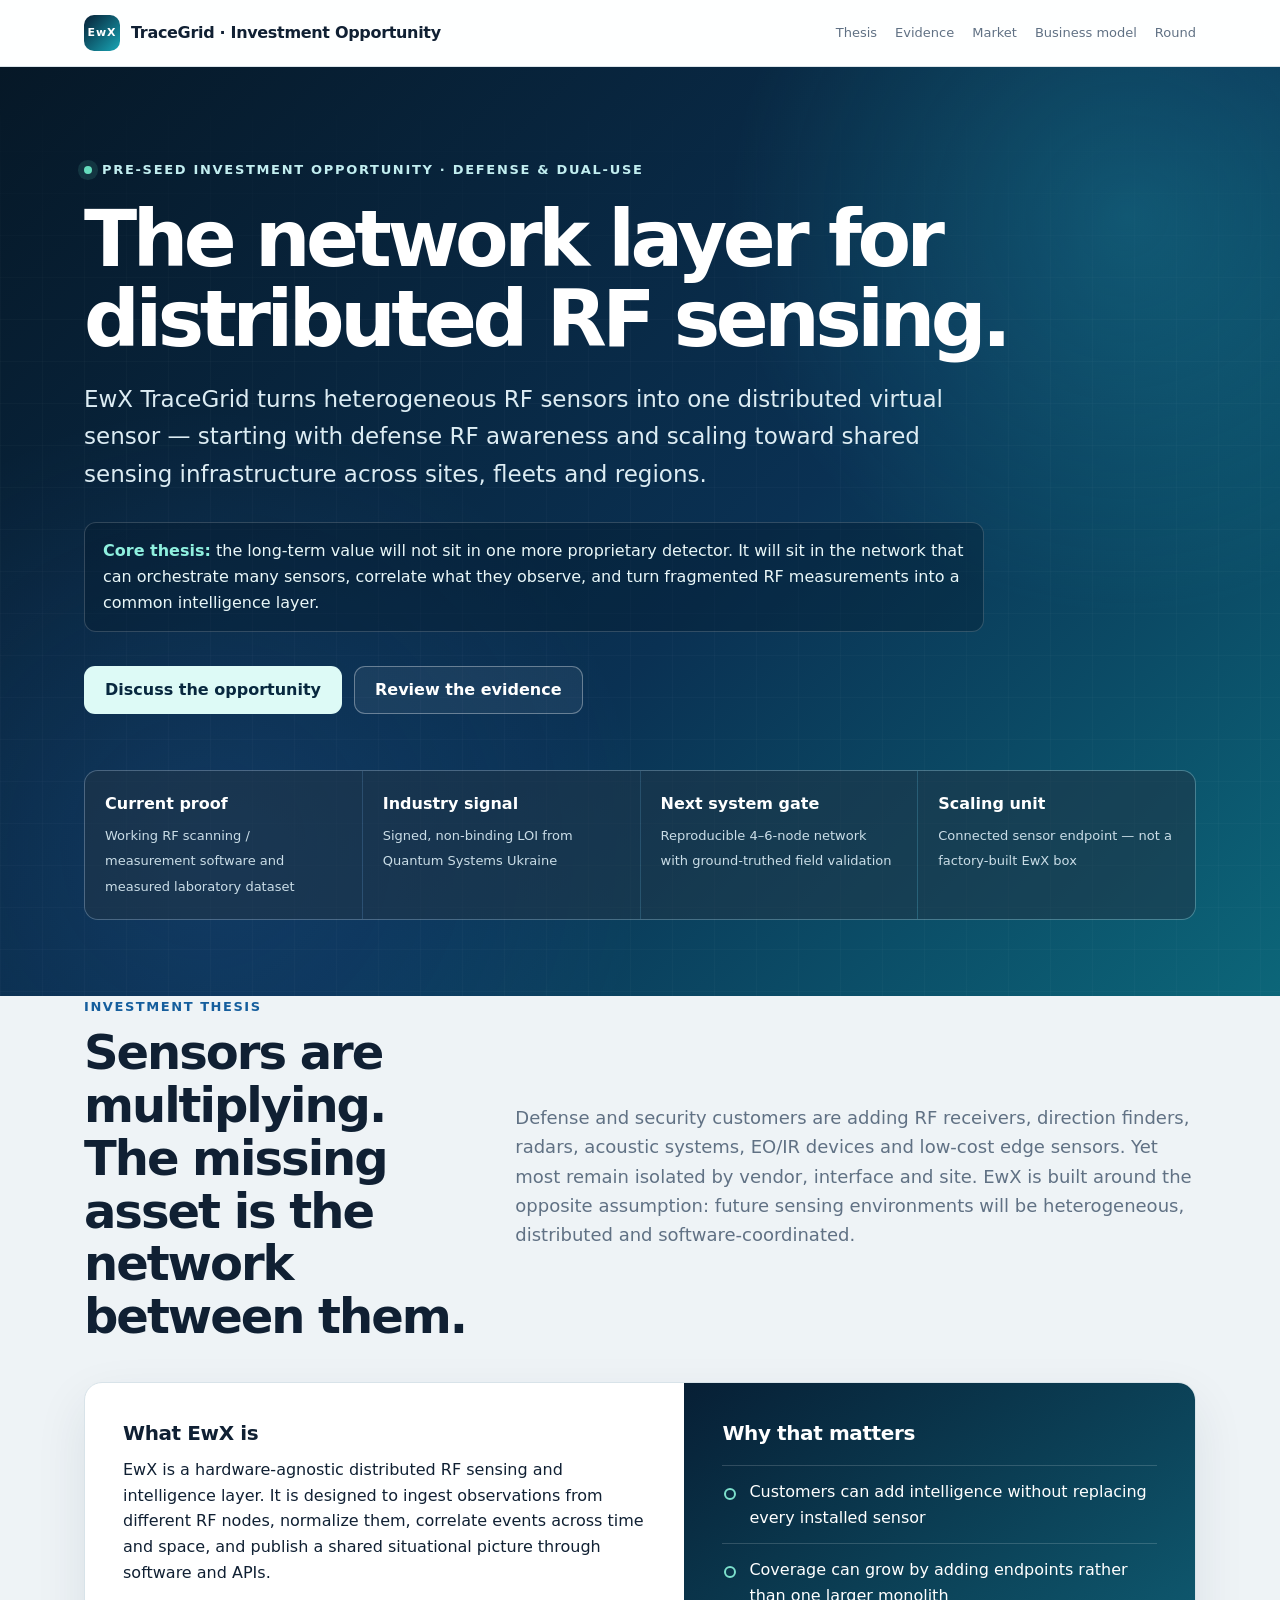
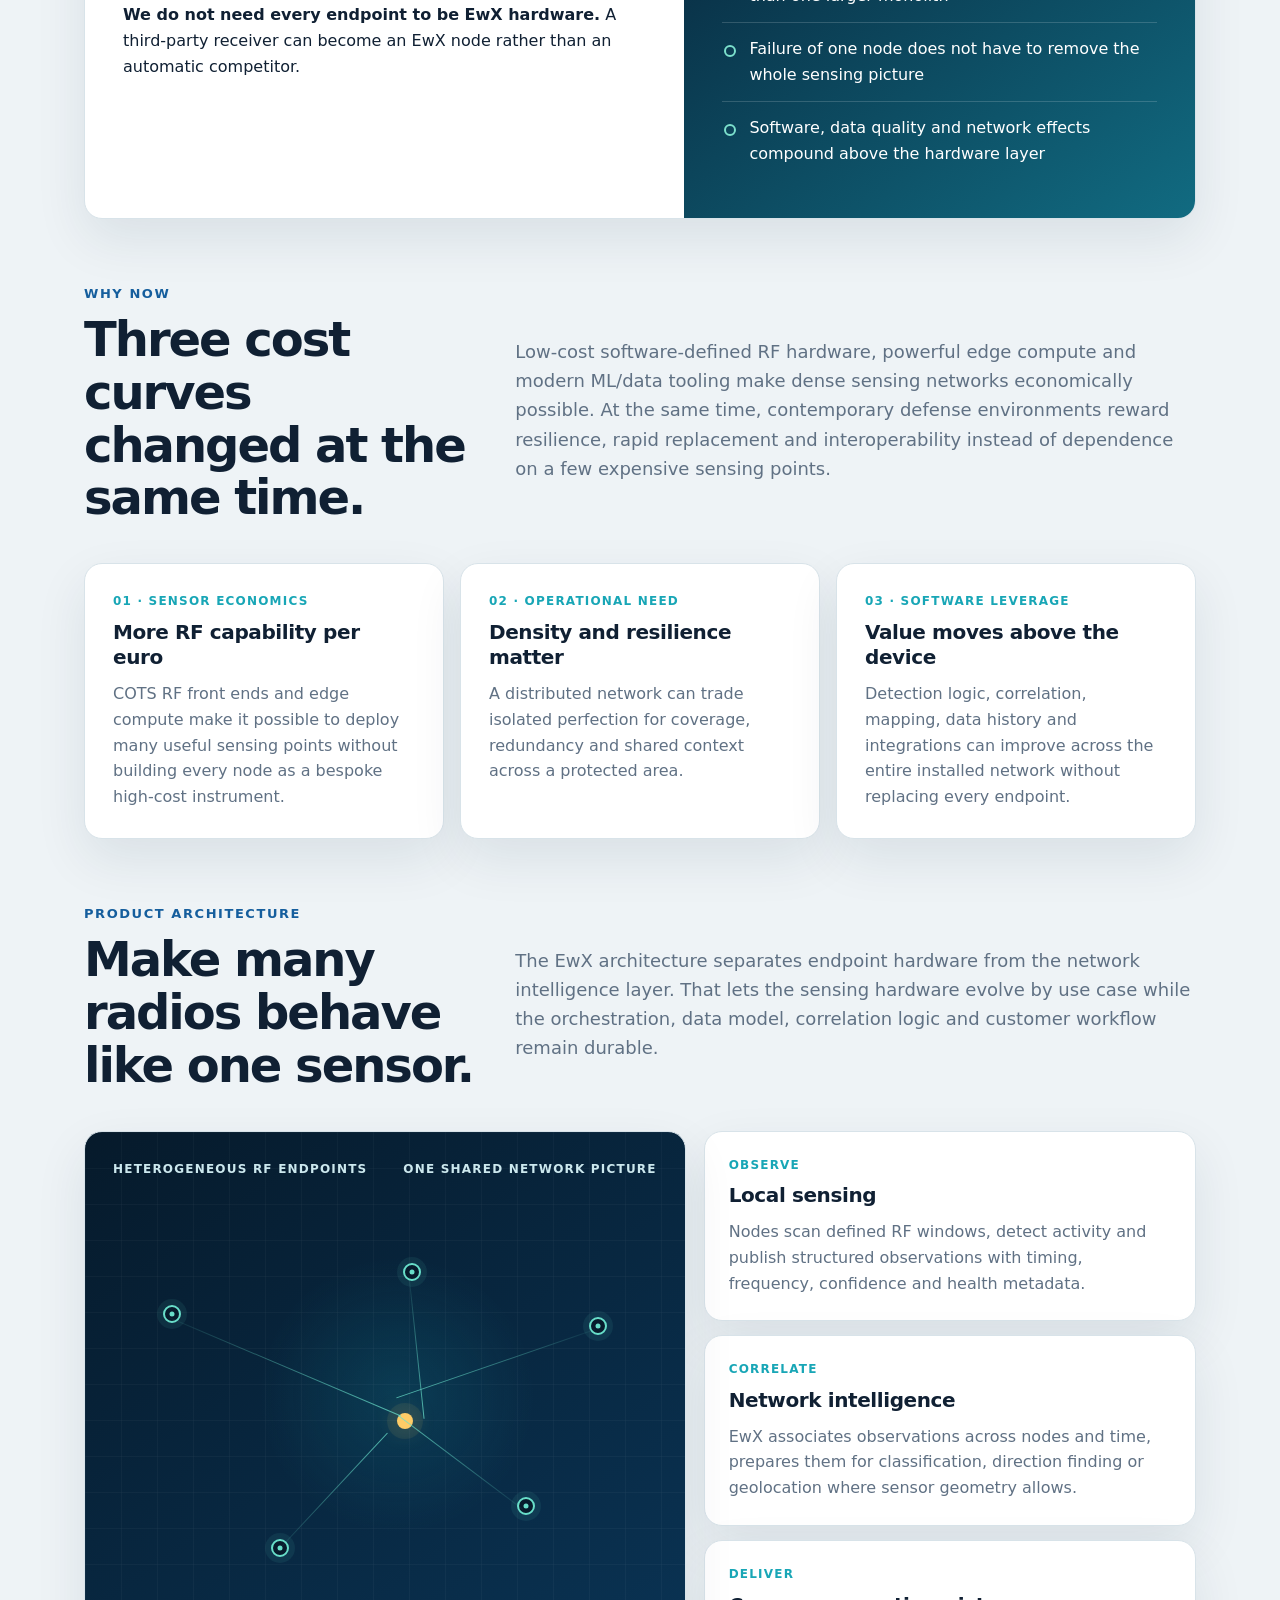
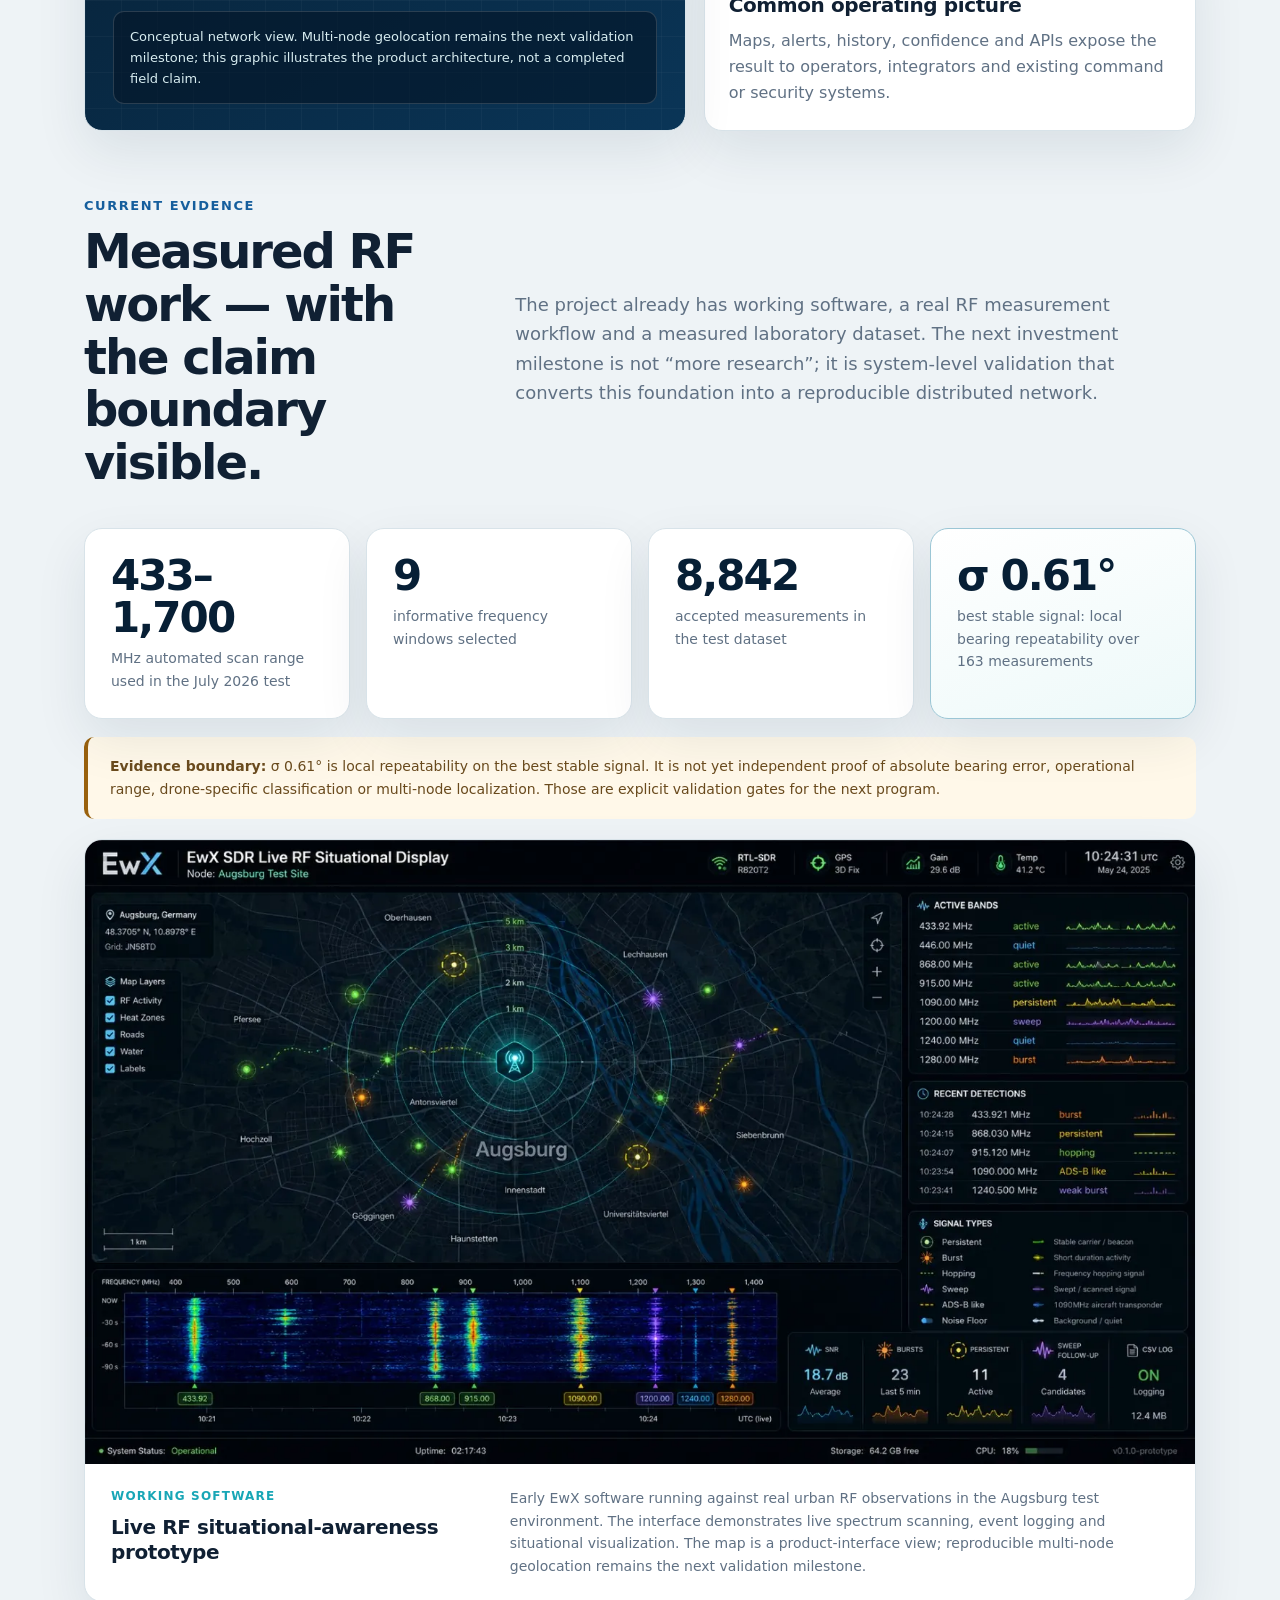
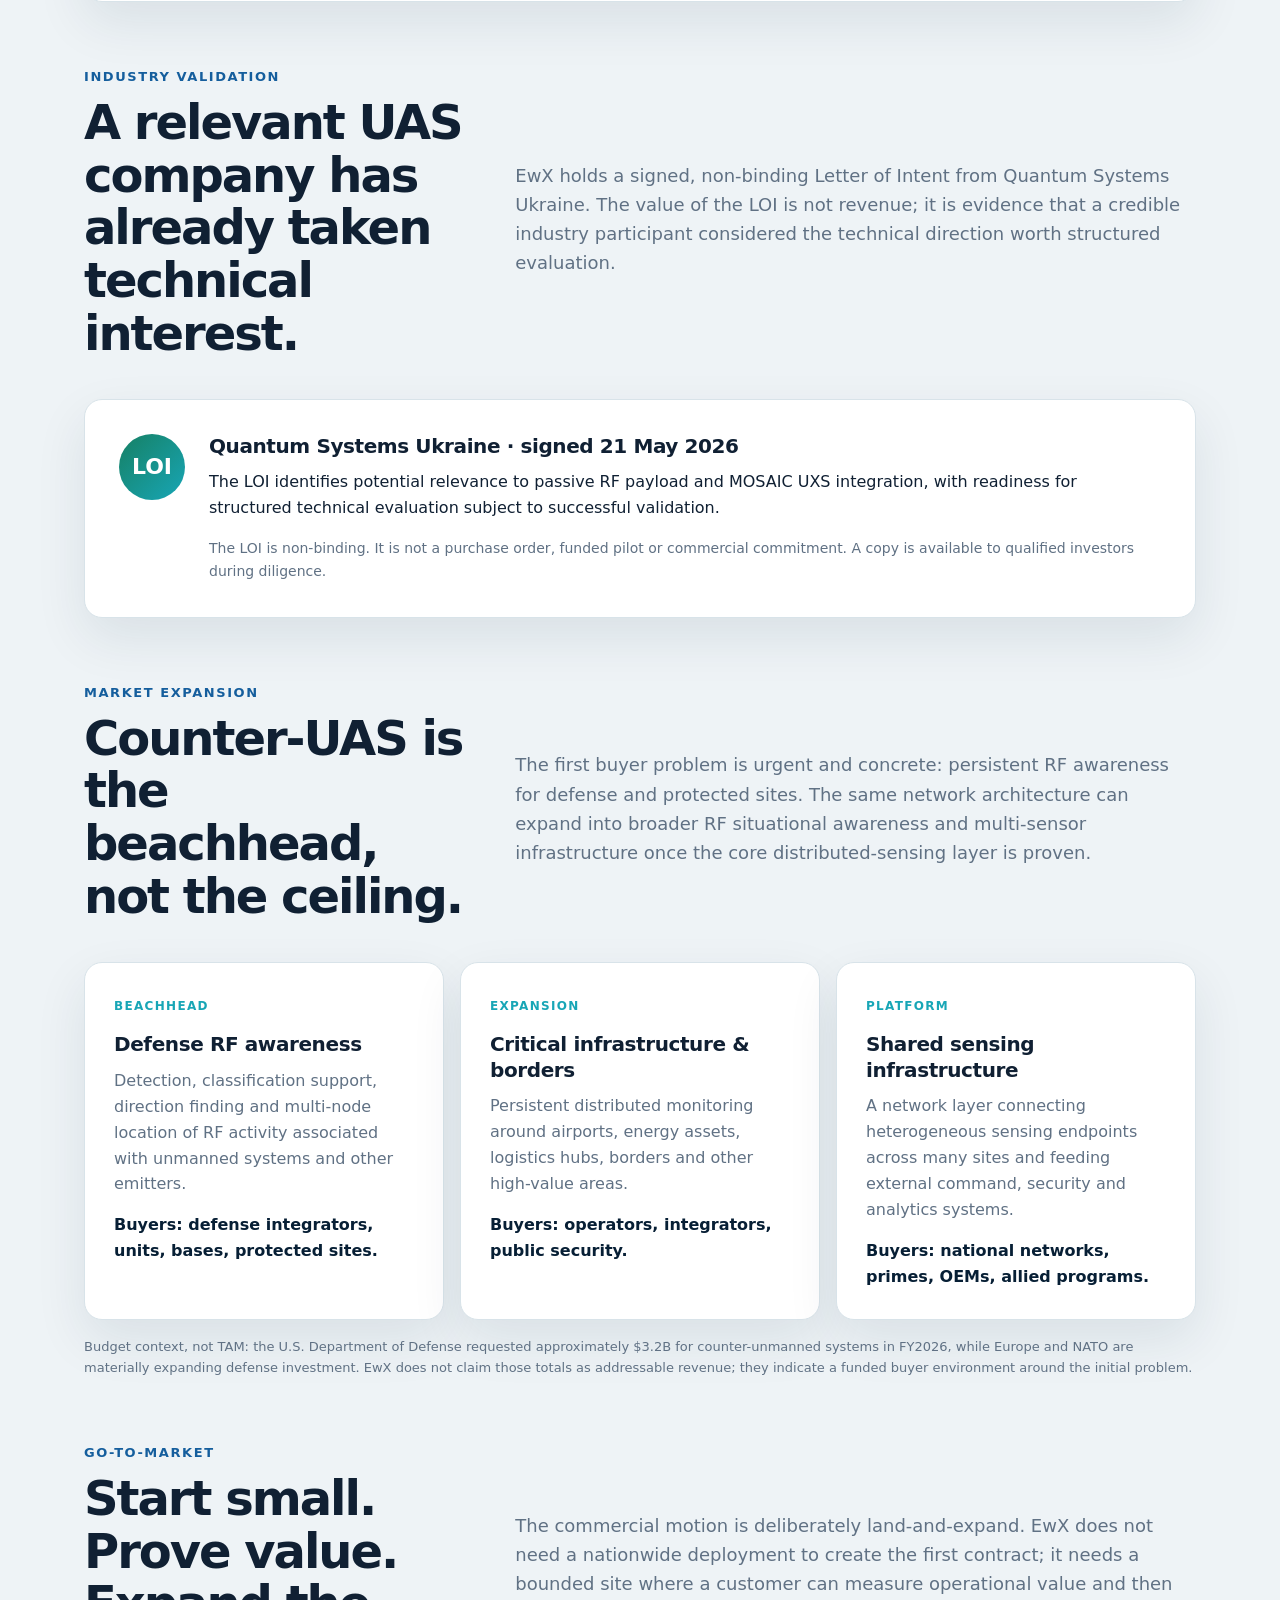
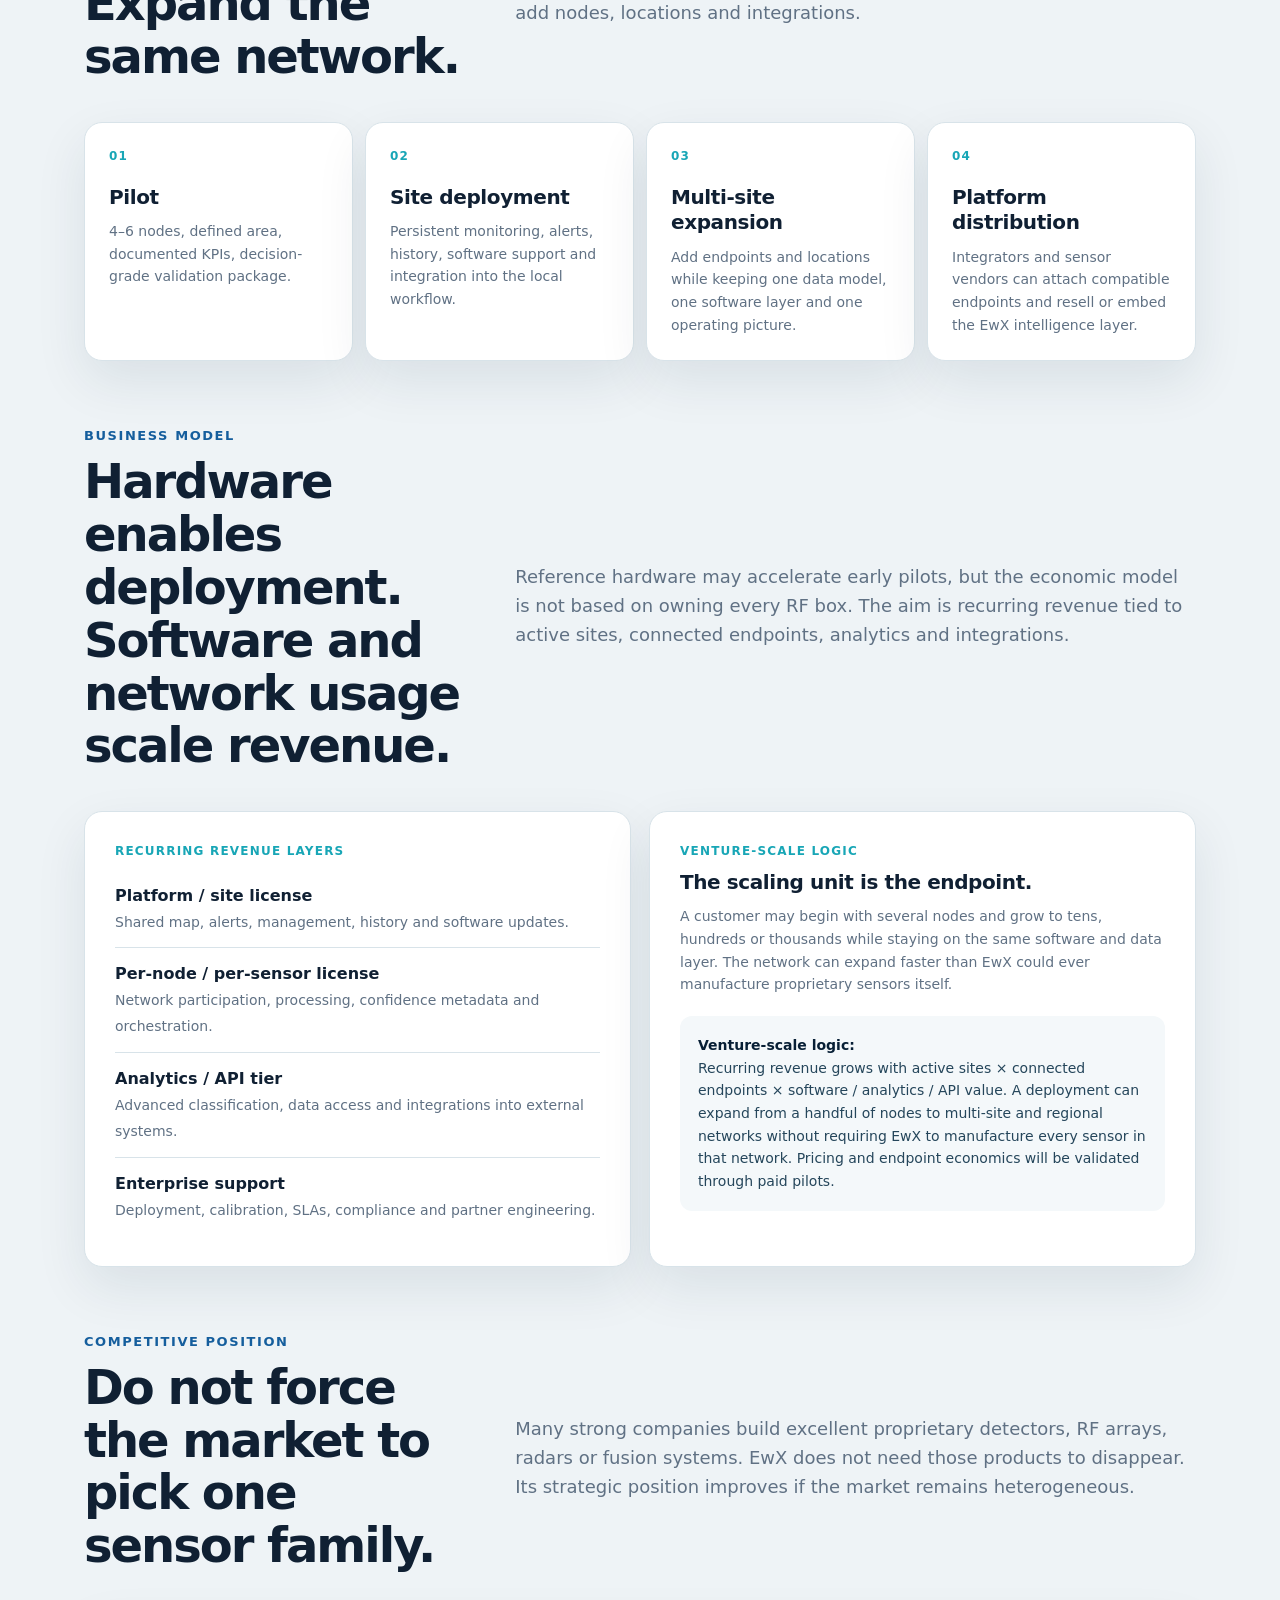
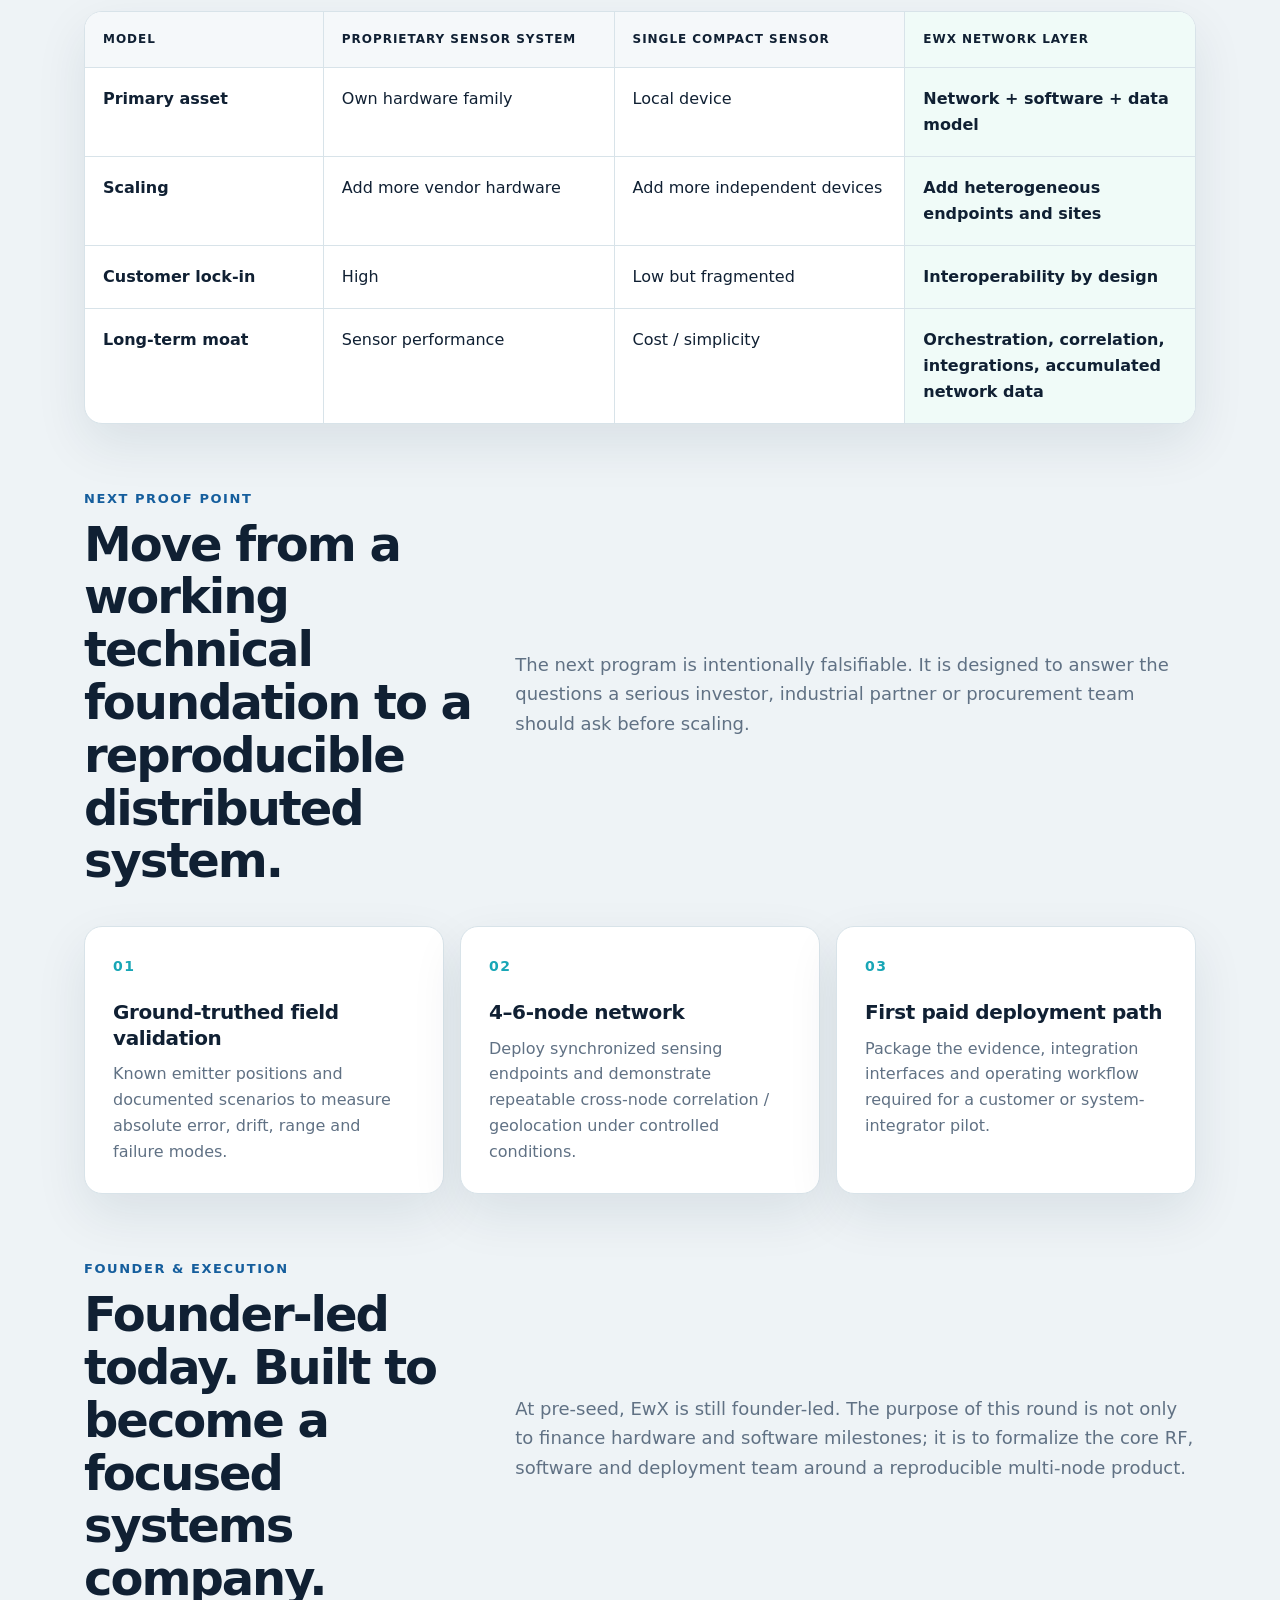
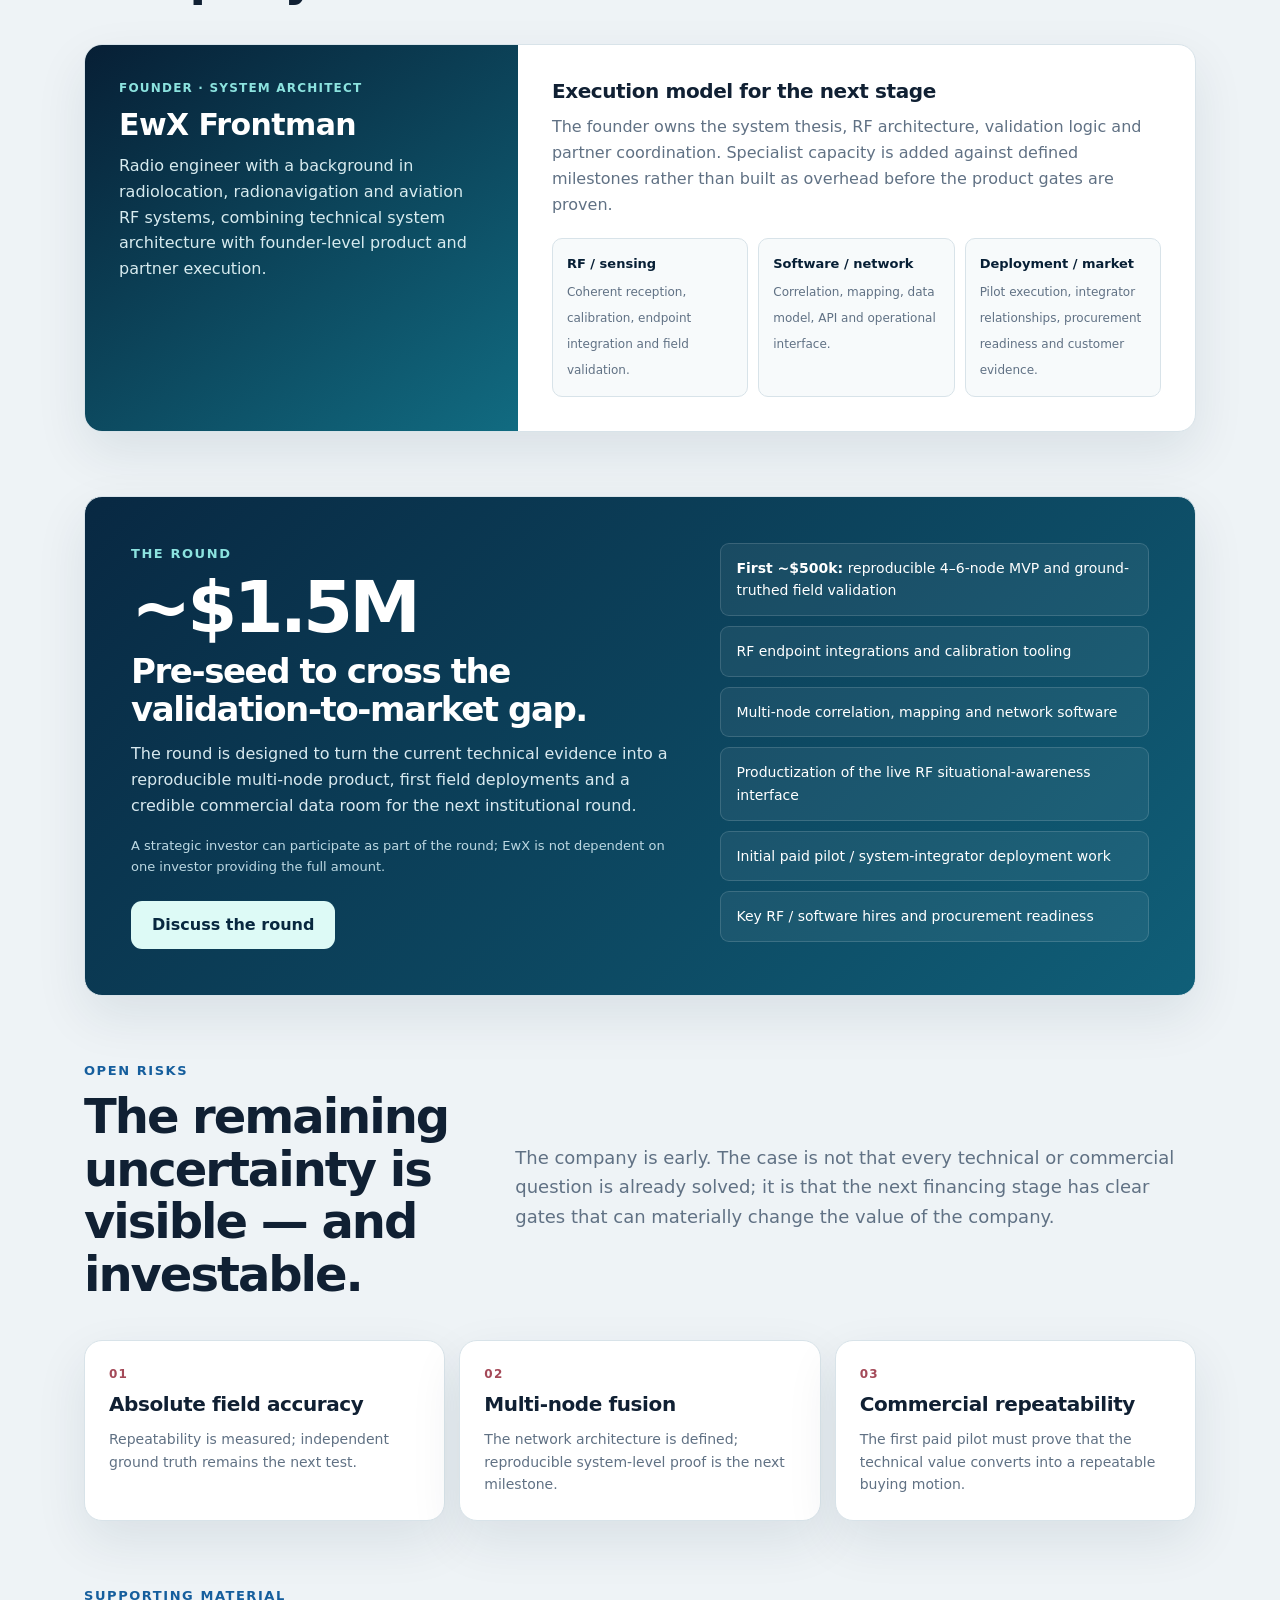
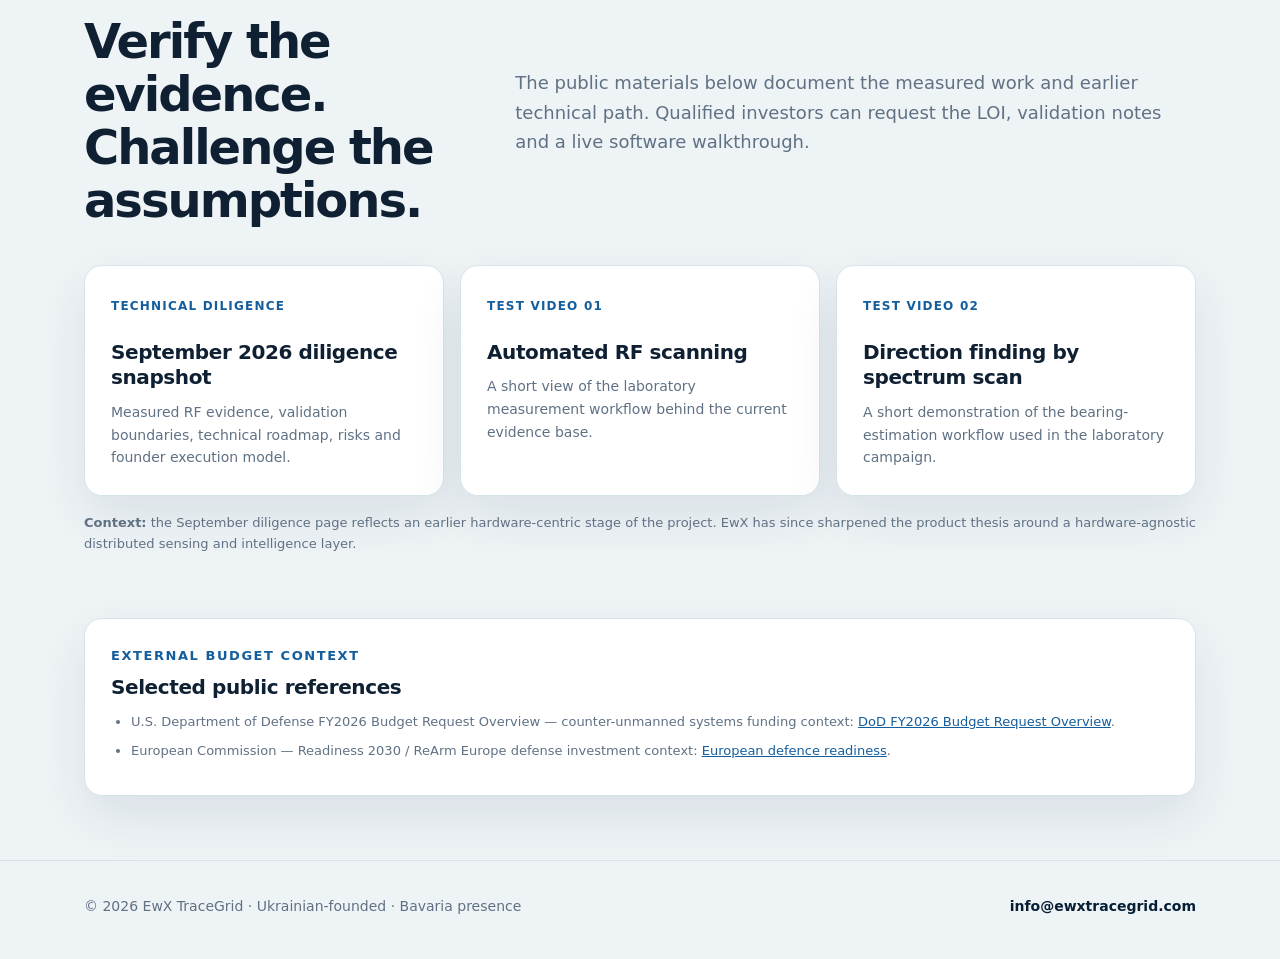
<file: investors/index.html>
<!doctype html>
<html lang="en">
<head>
  <meta charset="utf-8">
  <meta name="viewport" content="width=device-width,initial-scale=1">
  <meta name="description" content="EwX TraceGrid is a pre-seed defense and dual-use investment opportunity building the network layer for distributed RF sensing.">
  <meta name="robots" content="noindex,nofollow">
  <meta property="og:title" content="EwX TraceGrid — Distributed RF Sensing Infrastructure">
  <meta property="og:description" content="A pre-seed defense and dual-use investment opportunity: turning heterogeneous RF sensors into a distributed sensing and intelligence network.">
  <meta property="og:type" content="website">
  <meta property="og:url" content="https://ewxtracegrid.github.io/investors/">
  <meta property="og:image" content="https://ewxtracegrid.github.io/investors/favicon-512.png">
  <meta name="twitter:card" content="summary">
  <meta name="twitter:title" content="EwX TraceGrid — Distributed RF Sensing Infrastructure">
  <meta name="twitter:description" content="A pre-seed defense and dual-use investment opportunity: turning heterogeneous RF sensors into a distributed sensing and intelligence network.">
  <meta name="twitter:image" content="https://ewxtracegrid.github.io/investors/favicon-512.png">
  <title>EwX TraceGrid — Investment Opportunity</title>
  <link rel="icon" href="./favicon.ico" sizes="any">
  <link rel="icon" type="image/png" sizes="32x32" href="./favicon-32.png">
  <link rel="icon" type="image/png" sizes="16x16" href="./favicon-16.png">
  <link rel="apple-touch-icon" sizes="180x180" href="./apple-touch-icon.png">
  <style>
    :root{
      --ink:#102033;--muted:#607184;--line:#d8e3e9;--soft:#f4f7f9;--white:#fff;
      --blue:#155e9d;--deep:#071f35;--deep2:#0b385d;--cyan:#18a6b6;--green:#168064;
      --amber:#99610d;--rose:#a44958;--shadow:0 20px 52px rgba(13,40,66,.09);
      --radius:18px;--max:1160px
    }
    *{box-sizing:border-box}html{scroll-behavior:smooth}body{margin:0;background:#eef3f6;color:var(--ink);font-family:Inter,ui-sans-serif,system-ui,-apple-system,"Segoe UI",sans-serif;line-height:1.62;-webkit-font-smoothing:antialiased}a{color:inherit}.shell{max-width:var(--max);margin:auto;padding:0 24px}
    .top{position:sticky;top:0;z-index:20;border-bottom:1px solid rgba(216,227,233,.92);background:rgba(255,255,255,.94);backdrop-filter:blur(15px)}.top .shell{min-height:66px;display:flex;align-items:center;justify-content:space-between;gap:24px}.brand{display:flex;align-items:center;gap:11px;text-decoration:none;font-weight:850;letter-spacing:-.02em}.mark{width:36px;height:36px;display:grid;place-items:center;border-radius:10px;color:#fff;background:linear-gradient(135deg,var(--deep),var(--cyan));font-size:11px;letter-spacing:.08em}.nav{display:flex;gap:18px;color:var(--muted);font-size:13px}.nav a{text-decoration:none}.nav a:hover{color:var(--blue)}
    .hero{position:relative;overflow:hidden;padding:92px 0 76px;color:#fff;background:radial-gradient(circle at 88% 16%,rgba(38,203,211,.24),transparent 29%),radial-gradient(circle at 16% 84%,rgba(57,129,220,.16),transparent 33%),linear-gradient(135deg,#061827 0%,#0a3153 56%,#0c6679)}.hero:after{content:"";position:absolute;inset:0;opacity:.12;background-image:linear-gradient(rgba(255,255,255,.18) 1px,transparent 1px),linear-gradient(90deg,rgba(255,255,255,.18) 1px,transparent 1px);background-size:42px 42px;mask-image:linear-gradient(to bottom,transparent,#000 28%);pointer-events:none}.hero .shell{position:relative;z-index:1}.eyebrow{display:flex;align-items:center;gap:10px;margin-bottom:20px;color:#c2eef0;font-size:13px;font-weight:850;letter-spacing:.13em;text-transform:uppercase}.dot{width:8px;height:8px;border-radius:50%;background:#65ddbd;box-shadow:0 0 0 6px rgba(101,221,189,.13)}h1,h2,h3,p{margin-top:0}h1{max-width:1000px;margin-bottom:22px;font-size:clamp(44px,7.2vw,78px);line-height:1.02;letter-spacing:-.057em}.lead{max-width:890px;margin-bottom:29px;color:#dcecf3;font-size:clamp(18px,2.2vw,23px)}.hero-thesis{max-width:900px;margin:0 0 34px;padding:15px 18px;border:1px solid rgba(255,255,255,.17);border-radius:12px;background:rgba(3,24,43,.34);color:#e9f7f8;font-size:16px}.hero-thesis strong{color:#8ff0df}.actions{display:flex;flex-wrap:wrap;gap:12px}.btn{display:inline-flex;align-items:center;justify-content:center;min-height:48px;padding:0 20px;border:1px solid transparent;border-radius:11px;text-decoration:none;font-weight:800;transition:.18s}.btn:hover{transform:translateY(-1px)}.btn.primary{color:#08283f;background:#ddfaf6}.btn.ghost{border-color:rgba(255,255,255,.34);background:rgba(255,255,255,.06)}
    .hero-meta{display:grid;grid-template-columns:repeat(4,1fr);gap:1px;margin-top:56px;overflow:hidden;border:1px solid rgba(255,255,255,.14);border-radius:14px;background:rgba(255,255,255,.12)}.hero-meta div{min-height:112px;padding:20px;background:rgba(4,25,45,.48)}.hero-meta strong{display:block;margin-bottom:5px;font-size:16px}.hero-meta span{color:#cadde7;font-size:13px}
    main{padding:62px 0 16px}section{scroll-margin-top:92px;margin-bottom:64px}.head{display:grid;grid-template-columns:.73fr 1.27fr;gap:40px;align-items:stretch;margin-bottom:26px}.head>.intro{display:flex;align-items:center;margin-bottom:0}.kicker{margin-bottom:9px;color:var(--blue);font-size:13px;font-weight:850;letter-spacing:.12em;text-transform:uppercase}h2{margin-bottom:13px;font-size:clamp(31px,4vw,48px);line-height:1.1;letter-spacing:-.042em}h3{margin-bottom:10px;font-size:20px;line-height:1.28;letter-spacing:-.02em}.intro{color:var(--muted);font-size:18px}.panel{border:1px solid var(--line);border-radius:var(--radius);background:#fff;box-shadow:var(--shadow)}
    .problem{display:grid;grid-template-columns:1.08fr .92fr;overflow:hidden}.problem-copy,.problem-side{padding:38px}.problem-side{color:#fff;background:linear-gradient(145deg,var(--deep),#116b81)}.problem-side p{color:#d7ebef}.clean{padding:0;margin:18px 0 0;list-style:none}.clean li{position:relative;padding:13px 0 13px 27px;border-top:1px solid rgba(255,255,255,.16)}.clean li:before{content:"";position:absolute;left:2px;top:22px;width:8px;height:8px;border:2px solid #7ce0cc;border-radius:50%}
    .three{display:grid;grid-template-columns:repeat(3,1fr);gap:16px}.card{padding:28px}.card p{margin-bottom:0;color:var(--muted)}.mini{margin-bottom:8px;color:var(--cyan);font-size:12px;font-weight:850;letter-spacing:.1em;text-transform:uppercase}.bigline{margin:8px 0 0;font-size:26px;font-weight:850;letter-spacing:-.035em;color:var(--deep)}
    .network{display:grid;grid-template-columns:1.1fr .9fr;gap:18px}.network-visual{position:relative;min-height:430px;overflow:hidden;padding:28px;background:radial-gradient(circle at 52% 44%,rgba(24,166,182,.17),transparent 30%),linear-gradient(145deg,#061a2b,#0a3557);color:#fff}.network-visual .grid{position:absolute;inset:0;opacity:.13;background-image:linear-gradient(rgba(255,255,255,.25) 1px,transparent 1px),linear-gradient(90deg,rgba(255,255,255,.25) 1px,transparent 1px);background-size:36px 36px}.nv-head{position:relative;z-index:2;display:flex;justify-content:space-between;gap:18px;color:#cce8ee;font-size:12px;font-weight:800;letter-spacing:.1em}.node{position:absolute;width:18px;height:18px;border:2px solid #68dec9;border-radius:50%;background:#071b2c;box-shadow:0 0 0 6px rgba(104,222,201,.08)}.node:after{content:"";position:absolute;left:50%;top:50%;width:5px;height:5px;border-radius:50%;background:#68dec9;transform:translate(-50%,-50%)}.n1{left:13%;top:29%}.n2{left:31%;top:68%}.n3{left:53%;top:22%}.n4{left:72%;top:61%}.n5{left:84%;top:31%}.target{position:absolute;width:16px;height:16px;border-radius:50%;background:#ffcc67;box-shadow:0 0 0 10px rgba(255,204,103,.07),0 0 22px rgba(255,204,103,.35);left:52%;top:47%}.beam{position:absolute;height:1px;background:linear-gradient(90deg,rgba(104,222,201,.05),rgba(104,222,201,.78));transform-origin:left center}.b1{left:14%;top:31%;width:42%;transform:rotate(23deg)}.b2{left:32%;top:70%;width:27%;transform:rotate(-47deg)}.b3{left:54%;top:24%;width:24%;transform:rotate(84deg)}.b4{left:73%;top:63%;width:26%;transform:rotate(-143deg)}.b5{left:85%;top:33%;width:35%;transform:rotate(161deg)}.nv-caption{position:absolute;z-index:2;left:28px;right:28px;bottom:26px;padding:14px 16px;border:1px solid rgba(255,255,255,.15);border-radius:11px;background:rgba(4,22,39,.62);color:#d8edf1;font-size:13px}.network-copy{display:grid;gap:14px}.network-copy .panel{padding:24px}.network-copy p{margin-bottom:0;color:var(--muted)}
    .metrics{display:grid;grid-template-columns:repeat(4,1fr);gap:16px}.metric{padding:26px}.metric .value{margin-bottom:8px;color:var(--deep);font-size:clamp(28px,3.7vw,42px);line-height:1;font-weight:860;letter-spacing:-.046em}.metric .label{color:var(--muted);font-size:14px}.metric.featured{border-color:#9bc6d5;background:linear-gradient(160deg,#fff,#edf9f9)}.boundary{margin-top:18px;padding:18px 22px;border-left:4px solid var(--amber);border-radius:10px;color:#694a1d;background:#fff8e9;font-size:14px}
    .loi{display:grid;grid-template-columns:auto 1fr;gap:24px;padding:34px;align-items:start}.seal{width:66px;height:66px;display:grid;place-items:center;border-radius:50%;color:#fff;background:linear-gradient(135deg,var(--green),var(--cyan));font-size:22px;font-weight:850}.legal{margin-bottom:0;color:var(--muted);font-size:14px}
    .live-demo{margin-top:20px;overflow:hidden}.live-demo img{display:block;width:100%;height:auto;background:#071725}.live-demo-copy{display:grid;grid-template-columns:.72fr 1.28fr;gap:28px;padding:23px 26px;align-items:start}.live-demo-copy h3{margin-bottom:0}.live-demo-copy p{margin-bottom:0;color:var(--muted);font-size:14px}
    .founder{display:grid;grid-template-columns:.78fr 1.22fr;overflow:hidden}.founder-id{padding:34px;color:#fff;background:linear-gradient(145deg,var(--deep),#116b81)}.founder-id .mini{color:#8ce3df}.founder-id h3{font-size:30px;margin-bottom:8px}.founder-id p{margin-bottom:0;color:#d7ebef}.founder-copy{padding:34px}.founder-copy p{color:var(--muted)}.founder-points{display:grid;grid-template-columns:repeat(3,1fr);gap:10px;margin-top:20px}.founder-points div{padding:14px;border:1px solid var(--line);border-radius:10px;background:#f7fafb}.founder-points strong{display:block;margin-bottom:4px;color:var(--deep);font-size:13px}.founder-points span{color:var(--muted);font-size:12px;line-height:1.4}
    .market-grid{display:grid;grid-template-columns:repeat(3,1fr);gap:16px}.market{padding:29px}.market .stepno{display:inline-block;margin-bottom:16px;color:var(--cyan);font-size:12px;font-weight:850;letter-spacing:.11em}.market p{color:var(--muted);margin-bottom:0}.market strong{display:block;margin-top:15px;color:var(--deep)}
    .gtm{display:grid;grid-template-columns:repeat(4,1fr);gap:12px;counter-reset:g}.gtm .panel{padding:24px;counter-increment:g}.gtm .panel:before{content:"0" counter(g);display:block;margin-bottom:18px;color:var(--cyan);font-size:12px;font-weight:850;letter-spacing:.1em}.gtm p{margin-bottom:0;color:var(--muted);font-size:14px}
    .biz{display:grid;grid-template-columns:1fr 1fr;gap:18px}.biz .panel{padding:30px}.rev{padding:0;margin:0;list-style:none}.rev li{padding:13px 0;border-top:1px solid var(--line)}.rev li:first-child{border-top:0}.equation{margin-top:20px;padding:18px;border-radius:12px;background:#f4f8fa;color:#25465b;font-size:14px}.equation strong{color:var(--deep)}
    .compare{overflow:hidden}.compare-row{display:grid;grid-template-columns:.9fr 1.1fr 1.1fr 1.1fr;border-top:1px solid var(--line)}.compare-row:first-child{border-top:0}.compare-row>div{padding:18px}.compare-row>div+div{border-left:1px solid var(--line)}.compare-head{background:#f5f8fa;font-size:12px;font-weight:850;letter-spacing:.08em;text-transform:uppercase}.win{background:#f0fbf8}.small{font-size:14px;color:var(--muted)}
    .economics{overflow:hidden;color:#fff;background:linear-gradient(135deg,#082943,#106177)}.economics-inner{display:grid;grid-template-columns:1fr 1fr;gap:42px;padding:42px}.economics .kicker{color:#90e4df}.economics p{color:#d8ebef}.math{display:grid;gap:11px}.math div{padding:15px 16px;border:1px solid rgba(255,255,255,.14);border-radius:10px;background:rgba(255,255,255,.06)}.math strong{display:block;font-size:23px}.disclaimer{margin-top:14px;color:#bdd5dd!important;font-size:12px}
    .pilot{display:grid;grid-template-columns:repeat(3,1fr);gap:16px;counter-reset:step}.step{padding:28px;counter-increment:step}.step:before{content:"0" counter(step);display:block;margin-bottom:22px;color:var(--cyan);font-size:14px;font-weight:850;letter-spacing:.1em}.step p{margin-bottom:0;color:var(--muted)}
    .ask{overflow:hidden;color:#fff;background:linear-gradient(135deg,#082842,#105f78)}.ask-inner{display:grid;grid-template-columns:1.12fr .88fr;gap:44px;padding:46px;align-items:start}.ask .kicker{color:#8ce3df}.ask p{color:#d8e9ef}.funds{display:grid;gap:10px;padding:0;margin:0;list-style:none}.funds li{padding:13px 15px;border:1px solid rgba(255,255,255,.14);border-radius:9px;background:rgba(255,255,255,.06);font-size:14px}.ask-number{font-size:clamp(44px,6vw,72px);font-weight:880;letter-spacing:-.055em;line-height:.95;margin:8px 0 12px}.ask-sub{color:#bcd8e2!important;font-size:13px}
    .risk{display:grid;grid-template-columns:repeat(3,1fr);gap:14px}.risk .panel{padding:24px}.risk p{margin-bottom:0;color:var(--muted);font-size:14px}.risk .mini{color:var(--rose)}
    .links{display:grid;grid-template-columns:repeat(3,1fr);gap:16px}.link{display:block;min-height:182px;padding:26px;text-decoration:none;transition:.18s}.link:hover{transform:translateY(-2px);border-color:#99c5d5}.tag{display:inline-block;margin-bottom:23px;color:var(--blue);font-size:12px;font-weight:850;letter-spacing:.1em;text-transform:uppercase}.link p{margin-bottom:0;color:var(--muted);font-size:14px}.note{margin-top:16px;color:var(--muted);font-size:13px}
    .sources{padding:26px}.sources ul{margin:0;padding-left:20px}.sources li{margin:8px 0;color:var(--muted);font-size:13px}.sources a{color:var(--blue)}
    footer{margin-top:50px;padding:34px 0 42px;border-top:1px solid var(--line);color:var(--muted);font-size:14px}.foot{display:flex;align-items:center;justify-content:space-between;gap:24px}.foot a{color:var(--deep);font-weight:750;text-decoration:none}
    @media(max-width:950px){.hero-meta{grid-template-columns:repeat(2,1fr)}.head,.problem,.network,.biz,.economics-inner,.ask-inner,.live-demo-copy,.founder{grid-template-columns:1fr;gap:24px}.three,.market-grid,.pilot,.risk{grid-template-columns:1fr 1fr}.gtm{grid-template-columns:1fr 1fr}.compare-row{grid-template-columns:1fr 1fr}.compare-row>div:nth-child(3),.compare-row>div:nth-child(4){border-top:1px solid var(--line)}}
    @media(max-width:650px){.nav{display:none}.shell{padding:0 18px}.hero{padding:70px 0 58px}.hero-meta,.metrics,.three,.market-grid,.pilot,.risk,.gtm,.links{grid-template-columns:1fr}.problem-copy,.problem-side,.ask-inner,.economics-inner{padding:28px}h1{font-size:43px}.compare-row{grid-template-columns:1fr}.compare-row>div+div{border-left:0;border-top:1px solid var(--line)}.foot{align-items:flex-start;flex-direction:column}.network-visual{min-height:360px}.founder-points{grid-template-columns:1fr}.live-demo-copy,.founder-id,.founder-copy{padding:22px}}
    @media print{.top,.actions{display:none}body{background:#fff}.hero{padding:42px 0;print-color-adjust:exact;-webkit-print-color-adjust:exact}main{padding-top:38px}section{margin-bottom:44px;break-inside:avoid}.panel,.ask,.economics{box-shadow:none}}
  </style>
</head>
<body>
  <header class="top"><div class="shell"><a class="brand" href="#top"><span class="mark">EwX</span><span>TraceGrid · Investment Opportunity</span></a><nav class="nav"><a href="#thesis">Thesis</a><a href="#evidence">Evidence</a><a href="#market">Market</a><a href="#model">Business model</a><a href="#round">Round</a></nav></div></header>

  <div class="hero" id="top"><div class="shell">
    <div class="eyebrow"><span class="dot"></span>Pre-seed investment opportunity · Defense & dual-use</div>
    <h1>The network layer for distributed RF sensing.</h1>
    <p class="lead">EwX TraceGrid turns heterogeneous RF sensors into one distributed virtual sensor — starting with defense RF awareness and scaling toward shared sensing infrastructure across sites, fleets and regions.</p>
    <div class="hero-thesis"><strong>Core thesis:</strong> the long-term value will not sit in one more proprietary detector. It will sit in the network that can orchestrate many sensors, correlate what they observe, and turn fragmented RF measurements into a common intelligence layer.</div>
    <div class="actions"><a class="btn primary" href="mailto:info@ewxtracegrid.com?subject=EwX%20TraceGrid%20investment%20opportunity">Discuss the opportunity</a><a class="btn ghost" href="#evidence">Review the evidence</a></div>
    <div class="hero-meta">
      <div><strong>Current proof</strong><span>Working RF scanning / measurement software and measured laboratory dataset</span></div>
      <div><strong>Industry signal</strong><span>Signed, non-binding LOI from Quantum Systems Ukraine</span></div>
      <div><strong>Next system gate</strong><span>Reproducible 4–6-node network with ground-truthed field validation</span></div>
      <div><strong>Scaling unit</strong><span>Connected sensor endpoint — not a factory-built EwX box</span></div>
    </div>
  </div></div>

  <main class="shell">
    <section id="thesis">
      <div class="head"><div><div class="kicker">Investment thesis</div><h2>Sensors are multiplying. The missing asset is the network between them.</h2></div><p class="intro">Defense and security customers are adding RF receivers, direction finders, radars, acoustic systems, EO/IR devices and low-cost edge sensors. Yet most remain isolated by vendor, interface and site. EwX is built around the opposite assumption: future sensing environments will be heterogeneous, distributed and software-coordinated.</p></div>
      <div class="panel problem">
        <div class="problem-copy"><h3>What EwX is</h3><p>EwX is a hardware-agnostic distributed RF sensing and intelligence layer. It is designed to ingest observations from different RF nodes, normalize them, correlate events across time and space, and publish a shared situational picture through software and APIs.</p><p style="margin-bottom:0"><strong>We do not need every endpoint to be EwX hardware.</strong> A third-party receiver can become an EwX node rather than an automatic competitor.</p></div>
        <div class="problem-side"><h3>Why that matters</h3><ul class="clean"><li>Customers can add intelligence without replacing every installed sensor</li><li>Coverage can grow by adding endpoints rather than one larger monolith</li><li>Failure of one node does not have to remove the whole sensing picture</li><li>Software, data quality and network effects compound above the hardware layer</li></ul></div>
      </div>
    </section>

    <section>
      <div class="head"><div><div class="kicker">Why now</div><h2>Three cost curves changed at the same time.</h2></div><p class="intro">Low-cost software-defined RF hardware, powerful edge compute and modern ML/data tooling make dense sensing networks economically possible. At the same time, contemporary defense environments reward resilience, rapid replacement and interoperability instead of dependence on a few expensive sensing points.</p></div>
      <div class="three">
        <article class="panel card"><div class="mini">01 · Sensor economics</div><h3>More RF capability per euro</h3><p>COTS RF front ends and edge compute make it possible to deploy many useful sensing points without building every node as a bespoke high-cost instrument.</p></article>
        <article class="panel card"><div class="mini">02 · Operational need</div><h3>Density and resilience matter</h3><p>A distributed network can trade isolated perfection for coverage, redundancy and shared context across a protected area.</p></article>
        <article class="panel card"><div class="mini">03 · Software leverage</div><h3>Value moves above the device</h3><p>Detection logic, correlation, mapping, data history and integrations can improve across the entire installed network without replacing every endpoint.</p></article>
      </div>
    </section>

    <section>
      <div class="head"><div><div class="kicker">Product architecture</div><h2>Make many radios behave like one sensor.</h2></div><p class="intro">The EwX architecture separates endpoint hardware from the network intelligence layer. That lets the sensing hardware evolve by use case while the orchestration, data model, correlation logic and customer workflow remain durable.</p></div>
      <div class="network">
        <div class="panel network-visual" aria-label="Conceptual illustration of heterogeneous RF nodes contributing to one virtual sensor">
          <div class="grid"></div><div class="nv-head"><span>HETEROGENEOUS RF ENDPOINTS</span><span>ONE SHARED NETWORK PICTURE</span></div>
          <div class="node n1"></div><div class="node n2"></div><div class="node n3"></div><div class="node n4"></div><div class="node n5"></div><div class="target"></div>
          <div class="beam b1"></div><div class="beam b2"></div><div class="beam b3"></div><div class="beam b4"></div><div class="beam b5"></div>
          <div class="nv-caption">Conceptual network view. Multi-node geolocation remains the next validation milestone; this graphic illustrates the product architecture, not a completed field claim.</div>
        </div>
        <div class="network-copy">
          <div class="panel"><div class="mini">Observe</div><h3>Local sensing</h3><p>Nodes scan defined RF windows, detect activity and publish structured observations with timing, frequency, confidence and health metadata.</p></div>
          <div class="panel"><div class="mini">Correlate</div><h3>Network intelligence</h3><p>EwX associates observations across nodes and time, prepares them for classification, direction finding or geolocation where sensor geometry allows.</p></div>
          <div class="panel"><div class="mini">Deliver</div><h3>Common operating picture</h3><p>Maps, alerts, history, confidence and APIs expose the result to operators, integrators and existing command or security systems.</p></div>
        </div>
      </div>
    </section>

    <section id="evidence">
      <div class="head"><div><div class="kicker">Current evidence</div><h2>Measured RF work — with the claim boundary visible.</h2></div><p class="intro">The project already has working software, a real RF measurement workflow and a measured laboratory dataset. The next investment milestone is not “more research”; it is system-level validation that converts this foundation into a reproducible distributed network.</p></div>
      <div class="metrics">
        <div class="panel metric"><div class="value">433–1,700</div><div class="label">MHz automated scan range used in the July 2026 test</div></div>
        <div class="panel metric"><div class="value">9</div><div class="label">informative frequency windows selected</div></div>
        <div class="panel metric"><div class="value">8,842</div><div class="label">accepted measurements in the test dataset</div></div>
        <div class="panel metric featured"><div class="value">σ 0.61°</div><div class="label">best stable signal: local bearing repeatability over 163 measurements</div></div>
      </div>
      <div class="boundary"><strong>Evidence boundary:</strong> σ 0.61° is local repeatability on the best stable signal. It is not yet independent proof of absolute bearing error, operational range, drone-specific classification or multi-node localization. Those are explicit validation gates for the next program.</div>
      <div class="panel live-demo">
        <img src="[data-uri]" alt="EwX live RF situational-awareness prototype showing spectrum activity and event visualization in the Augsburg test environment">
        <div class="live-demo-copy"><div><div class="mini">Working software</div><h3>Live RF situational-awareness prototype</h3></div><p>Early EwX software running against real urban RF observations in the Augsburg test environment. The interface demonstrates live spectrum scanning, event logging and situational visualization. The map is a product-interface view; reproducible multi-node geolocation remains the next validation milestone.</p></div>
      </div>
    </section>

    <section id="industry">
      <div class="head"><div><div class="kicker">Industry validation</div><h2>A relevant UAS company has already taken technical interest.</h2></div><p class="intro">EwX holds a signed, non-binding Letter of Intent from Quantum Systems Ukraine. The value of the LOI is not revenue; it is evidence that a credible industry participant considered the technical direction worth structured evaluation.</p></div>
      <div class="panel loi"><div class="seal">LOI</div><div><h3>Quantum Systems Ukraine · signed 21 May 2026</h3><p>The LOI identifies potential relevance to passive RF payload and MOSAIC UXS integration, with readiness for structured technical evaluation subject to successful validation.</p><p class="legal">The LOI is non-binding. It is not a purchase order, funded pilot or commercial commitment. A copy is available to qualified investors during diligence.</p></div></div>
    </section>

    <section id="market">
      <div class="head"><div><div class="kicker">Market expansion</div><h2>Counter-UAS is the beachhead, not the ceiling.</h2></div><p class="intro">The first buyer problem is urgent and concrete: persistent RF awareness for defense and protected sites. The same network architecture can expand into broader RF situational awareness and multi-sensor infrastructure once the core distributed-sensing layer is proven.</p></div>
      <div class="market-grid">
        <article class="panel market"><span class="stepno">BEACHHEAD</span><h3>Defense RF awareness</h3><p>Detection, classification support, direction finding and multi-node location of RF activity associated with unmanned systems and other emitters.</p><strong>Buyers: defense integrators, units, bases, protected sites.</strong></article>
        <article class="panel market"><span class="stepno">EXPANSION</span><h3>Critical infrastructure & borders</h3><p>Persistent distributed monitoring around airports, energy assets, logistics hubs, borders and other high-value areas.</p><strong>Buyers: operators, integrators, public security.</strong></article>
        <article class="panel market"><span class="stepno">PLATFORM</span><h3>Shared sensing infrastructure</h3><p>A network layer connecting heterogeneous sensing endpoints across many sites and feeding external command, security and analytics systems.</p><strong>Buyers: national networks, primes, OEMs, allied programs.</strong></article>
      </div>
      <p class="note">Budget context, not TAM: the U.S. Department of Defense requested approximately $3.2B for counter-unmanned systems in FY2026, while Europe and NATO are materially expanding defense investment. EwX does not claim those totals as addressable revenue; they indicate a funded buyer environment around the initial problem.</p>
    </section>

    <section>
      <div class="head"><div><div class="kicker">Go-to-market</div><h2>Start small. Prove value. Expand the same network.</h2></div><p class="intro">The commercial motion is deliberately land-and-expand. EwX does not need a nationwide deployment to create the first contract; it needs a bounded site where a customer can measure operational value and then add nodes, locations and integrations.</p></div>
      <div class="gtm">
        <div class="panel"><h3>Pilot</h3><p>4–6 nodes, defined area, documented KPIs, decision-grade validation package.</p></div>
        <div class="panel"><h3>Site deployment</h3><p>Persistent monitoring, alerts, history, software support and integration into the local workflow.</p></div>
        <div class="panel"><h3>Multi-site expansion</h3><p>Add endpoints and locations while keeping one data model, one software layer and one operating picture.</p></div>
        <div class="panel"><h3>Platform distribution</h3><p>Integrators and sensor vendors can attach compatible endpoints and resell or embed the EwX intelligence layer.</p></div>
      </div>
    </section>

    <section id="model">
      <div class="head"><div><div class="kicker">Business model</div><h2>Hardware enables deployment. Software and network usage scale revenue.</h2></div><p class="intro">Reference hardware may accelerate early pilots, but the economic model is not based on owning every RF box. The aim is recurring revenue tied to active sites, connected endpoints, analytics and integrations.</p></div>
      <div class="biz">
        <div class="panel"><div class="mini">Recurring revenue layers</div><ul class="rev"><li><strong>Platform / site license</strong><br><span class="small">Shared map, alerts, management, history and software updates.</span></li><li><strong>Per-node / per-sensor license</strong><br><span class="small">Network participation, processing, confidence metadata and orchestration.</span></li><li><strong>Analytics / API tier</strong><br><span class="small">Advanced classification, data access and integrations into external systems.</span></li><li><strong>Enterprise support</strong><br><span class="small">Deployment, calibration, SLAs, compliance and partner engineering.</span></li></ul></div>
        <div class="panel"><div class="mini">Venture-scale logic</div><h3>The scaling unit is the endpoint.</h3><p class="small">A customer may begin with several nodes and grow to tens, hundreds or thousands while staying on the same software and data layer. The network can expand faster than EwX could ever manufacture proprietary sensors itself.</p><div class="equation"><strong>Venture-scale logic:</strong><br>Recurring revenue grows with active sites × connected endpoints × software / analytics / API value. A deployment can expand from a handful of nodes to multi-site and regional networks without requiring EwX to manufacture every sensor in that network. Pricing and endpoint economics will be validated through paid pilots.</div></div>
      </div>
    </section>

    <section>
      <div class="head"><div><div class="kicker">Competitive position</div><h2>Do not force the market to pick one sensor family.</h2></div><p class="intro">Many strong companies build excellent proprietary detectors, RF arrays, radars or fusion systems. EwX does not need those products to disappear. Its strategic position improves if the market remains heterogeneous.</p></div>
      <div class="panel compare">
        <div class="compare-row compare-head"><div>Model</div><div>Proprietary sensor system</div><div>Single compact sensor</div><div class="win">EwX network layer</div></div>
        <div class="compare-row"><div><strong>Primary asset</strong></div><div>Own hardware family</div><div>Local device</div><div class="win"><strong>Network + software + data model</strong></div></div>
        <div class="compare-row"><div><strong>Scaling</strong></div><div>Add more vendor hardware</div><div>Add more independent devices</div><div class="win"><strong>Add heterogeneous endpoints and sites</strong></div></div>
        <div class="compare-row"><div><strong>Customer lock-in</strong></div><div>High</div><div>Low but fragmented</div><div class="win"><strong>Interoperability by design</strong></div></div>
        <div class="compare-row"><div><strong>Long-term moat</strong></div><div>Sensor performance</div><div>Cost / simplicity</div><div class="win"><strong>Orchestration, correlation, integrations, accumulated network data</strong></div></div>
      </div>
    </section>

    <section>
      <div class="head"><div><div class="kicker">Next proof point</div><h2>Move from a working technical foundation to a reproducible distributed system.</h2></div><p class="intro">The next program is intentionally falsifiable. It is designed to answer the questions a serious investor, industrial partner or procurement team should ask before scaling.</p></div>
      <div class="pilot">
        <div class="panel step"><h3>Ground-truthed field validation</h3><p>Known emitter positions and documented scenarios to measure absolute error, drift, range and failure modes.</p></div>
        <div class="panel step"><h3>4–6-node network</h3><p>Deploy synchronized sensing endpoints and demonstrate repeatable cross-node correlation / geolocation under controlled conditions.</p></div>
        <div class="panel step"><h3>First paid deployment path</h3><p>Package the evidence, integration interfaces and operating workflow required for a customer or system-integrator pilot.</p></div>
      </div>
    </section>

    <section id="team">
      <div class="head"><div><div class="kicker">Founder & execution</div><h2>Founder-led today. Built to become a focused systems company.</h2></div><p class="intro">At pre-seed, EwX is still founder-led. The purpose of this round is not only to finance hardware and software milestones; it is to formalize the core RF, software and deployment team around a reproducible multi-node product.</p></div>
      <div class="panel founder">
        <div class="founder-id"><div class="mini">Founder · System architect</div><h3>EwX Frontman</h3><p>Radio engineer with a background in radiolocation, radionavigation and aviation RF systems, combining technical system architecture with founder-level product and partner execution.</p></div>
        <div class="founder-copy"><h3>Execution model for the next stage</h3><p>The founder owns the system thesis, RF architecture, validation logic and partner coordination. Specialist capacity is added against defined milestones rather than built as overhead before the product gates are proven.</p><div class="founder-points"><div><strong>RF / sensing</strong><span>Coherent reception, calibration, endpoint integration and field validation.</span></div><div><strong>Software / network</strong><span>Correlation, mapping, data model, API and operational interface.</span></div><div><strong>Deployment / market</strong><span>Pilot execution, integrator relationships, procurement readiness and customer evidence.</span></div></div></div>
      </div>
    </section>

    <section id="round">
      <div class="panel ask"><div class="ask-inner">
        <div><div class="kicker">The round</div><div class="ask-number">~$1.5M</div><h2 style="font-size:34px">Pre-seed to cross the validation-to-market gap.</h2><p>The round is designed to turn the current technical evidence into a reproducible multi-node product, first field deployments and a credible commercial data room for the next institutional round.</p><p class="ask-sub">A strategic investor can participate as part of the round; EwX is not dependent on one investor providing the full amount.</p><div class="actions" style="margin-top:24px"><a class="btn primary" href="mailto:info@ewxtracegrid.com?subject=EwX%20TraceGrid%20pre-seed%20discussion">Discuss the round</a></div></div>
        <ul class="funds"><li><strong>First ~$500k:</strong> reproducible 4–6-node MVP and ground-truthed field validation</li><li>RF endpoint integrations and calibration tooling</li><li>Multi-node correlation, mapping and network software</li><li>Productization of the live RF situational-awareness interface</li><li>Initial paid pilot / system-integrator deployment work</li><li>Key RF / software hires and procurement readiness</li></ul>
      </div></div>
    </section>

    <section>
      <div class="head"><div><div class="kicker">Open risks</div><h2>The remaining uncertainty is visible — and investable.</h2></div><p class="intro">The company is early. The case is not that every technical or commercial question is already solved; it is that the next financing stage has clear gates that can materially change the value of the company.</p></div>
      <div class="risk">
        <div class="panel"><div class="mini">01</div><h3>Absolute field accuracy</h3><p>Repeatability is measured; independent ground truth remains the next test.</p></div>
        <div class="panel"><div class="mini">02</div><h3>Multi-node fusion</h3><p>The network architecture is defined; reproducible system-level proof is the next milestone.</p></div>
        <div class="panel"><div class="mini">03</div><h3>Commercial repeatability</h3><p>The first paid pilot must prove that the technical value converts into a repeatable buying motion.</p></div>
      </div>
    </section>

    <section id="materials">
      <div class="head"><div><div class="kicker">Supporting material</div><h2>Verify the evidence. Challenge the assumptions.</h2></div><p class="intro">The public materials below document the measured work and earlier technical path. Qualified investors can request the LOI, validation notes and a live software walkthrough.</p></div>
      <div class="links">
        <a class="panel link" href="https://ewxtracegrid.github.io/due-diligence/" target="_blank" rel="noopener"><span class="tag">Technical diligence</span><h3>September 2026 diligence snapshot</h3><p>Measured RF evidence, validation boundaries, technical roadmap, risks and founder execution model.</p></a>
        <a class="panel link" href="https://youtu.be/0f7Ty9WyUhw" target="_blank" rel="noopener"><span class="tag">Test video 01</span><h3>Automated RF scanning</h3><p>A short view of the laboratory measurement workflow behind the current evidence base.</p></a>
        <a class="panel link" href="https://youtu.be/cxnhPnchUs4" target="_blank" rel="noopener"><span class="tag">Test video 02</span><h3>Direction finding by spectrum scan</h3><p>A short demonstration of the bearing-estimation workflow used in the laboratory campaign.</p></a>
      </div>
      <p class="note"><strong>Context:</strong> the September diligence page reflects an earlier hardware-centric stage of the project. EwX has since sharpened the product thesis around a hardware-agnostic distributed sensing and intelligence layer.</p>
    </section>

    <section>
      <div class="panel sources"><div class="kicker">External budget context</div><h3>Selected public references</h3><ul>
        <li>U.S. Department of Defense FY2026 Budget Request Overview — counter-unmanned systems funding context: <a href="https://comptroller.defense.gov/Portals/45/Documents/defbudget/FY2026/FY2026_Budget_Request_Overview_Book.pdf" target="_blank" rel="noopener">DoD FY2026 Budget Request Overview</a>.</li>
        <li>European Commission — Readiness 2030 / ReArm Europe defense investment context: <a href="https://commission.europa.eu/topics/defence/future-european-defence_en" target="_blank" rel="noopener">European defence readiness</a>.</li>
      </ul></div>
    </section>
  </main>

  <footer><div class="shell foot"><span>© 2026 EwX TraceGrid · Ukrainian-founded · Bavaria presence</span><a href="mailto:info@ewxtracegrid.com">info@ewxtracegrid.com</a></div></footer>
</body>
</html>
</file>
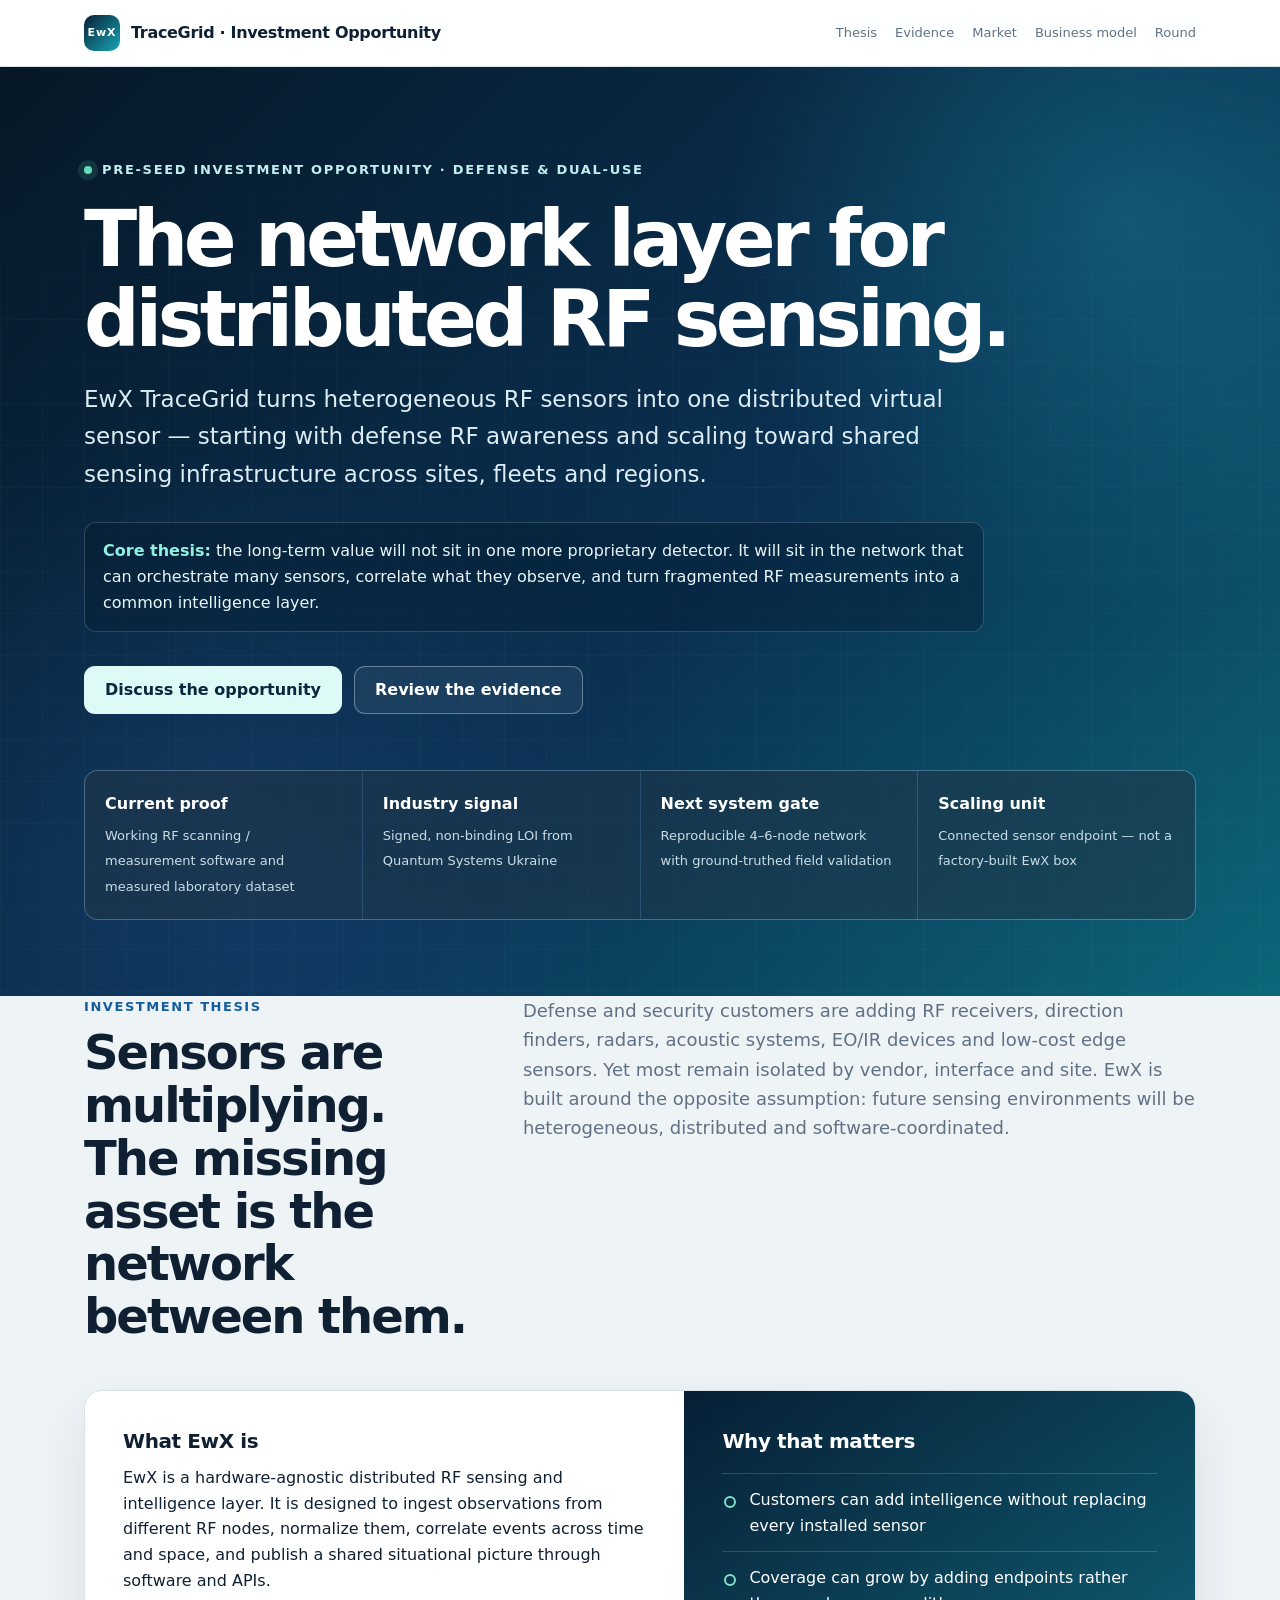
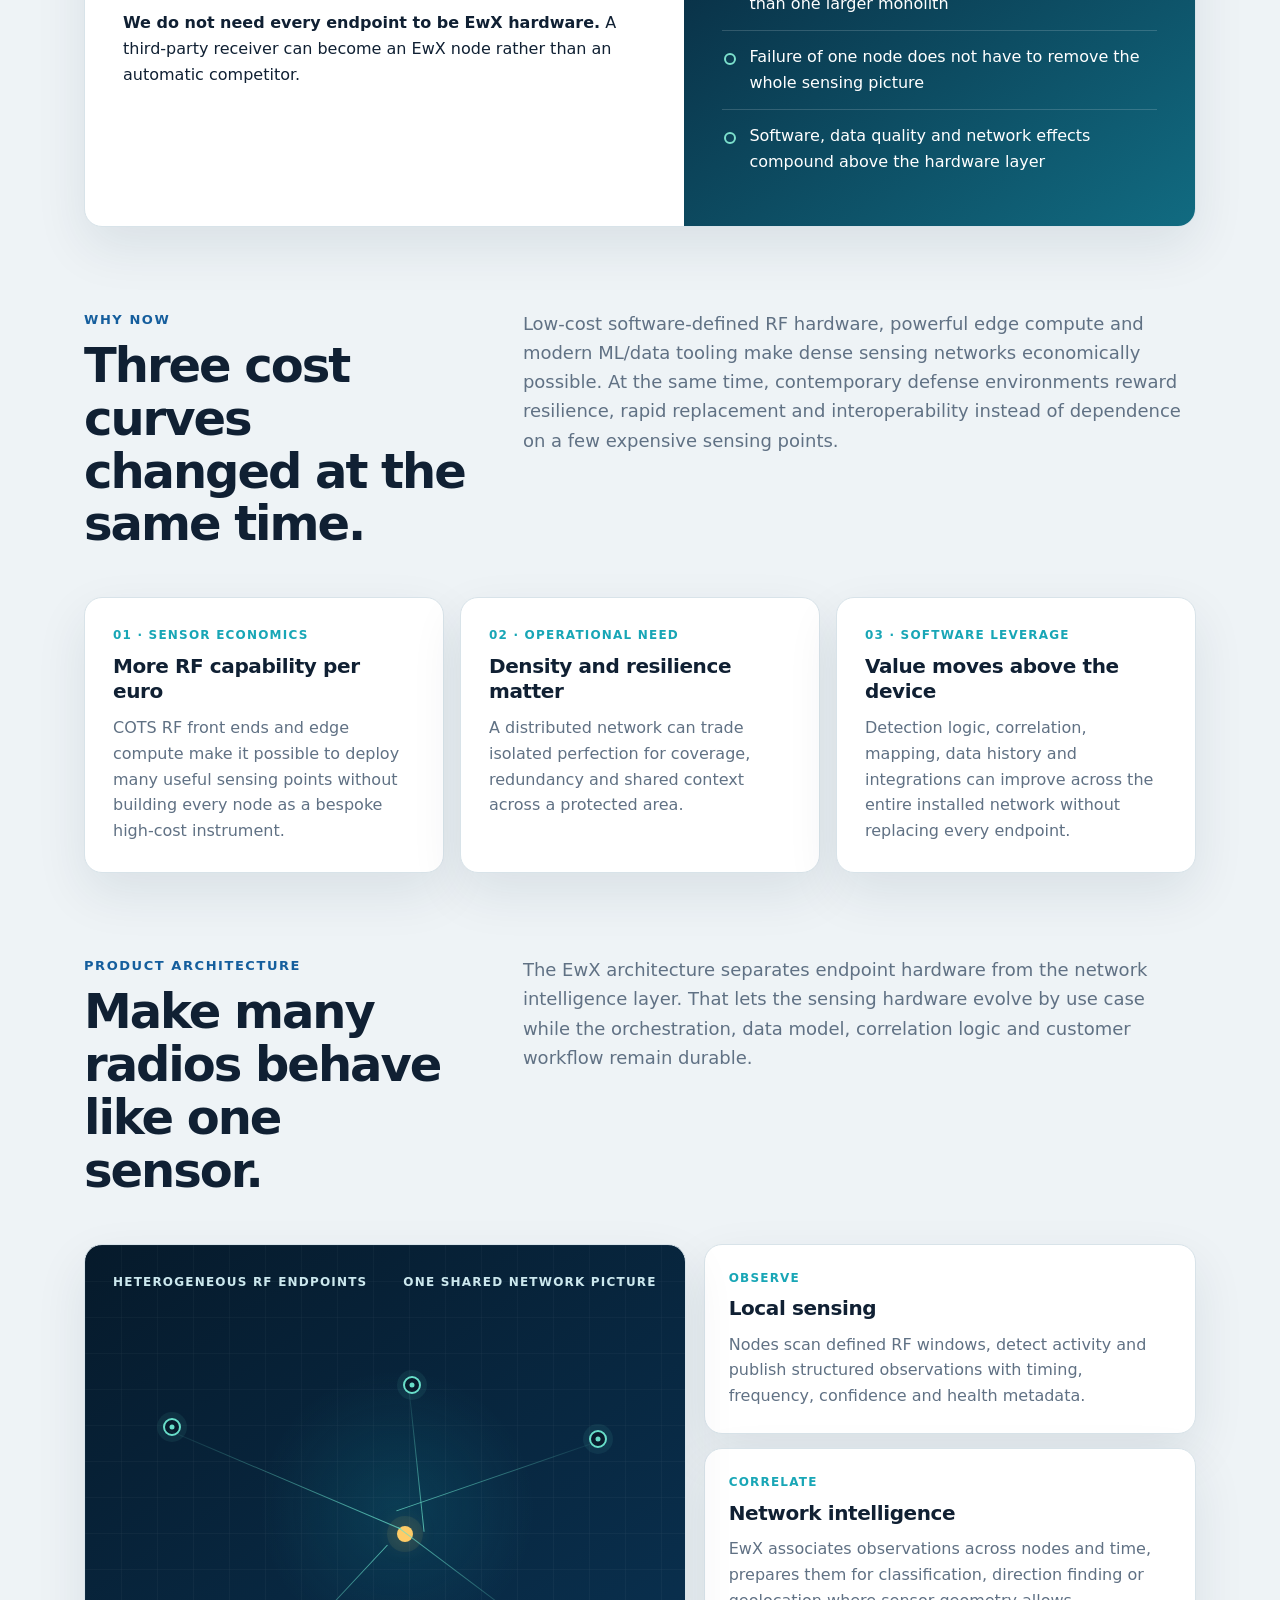
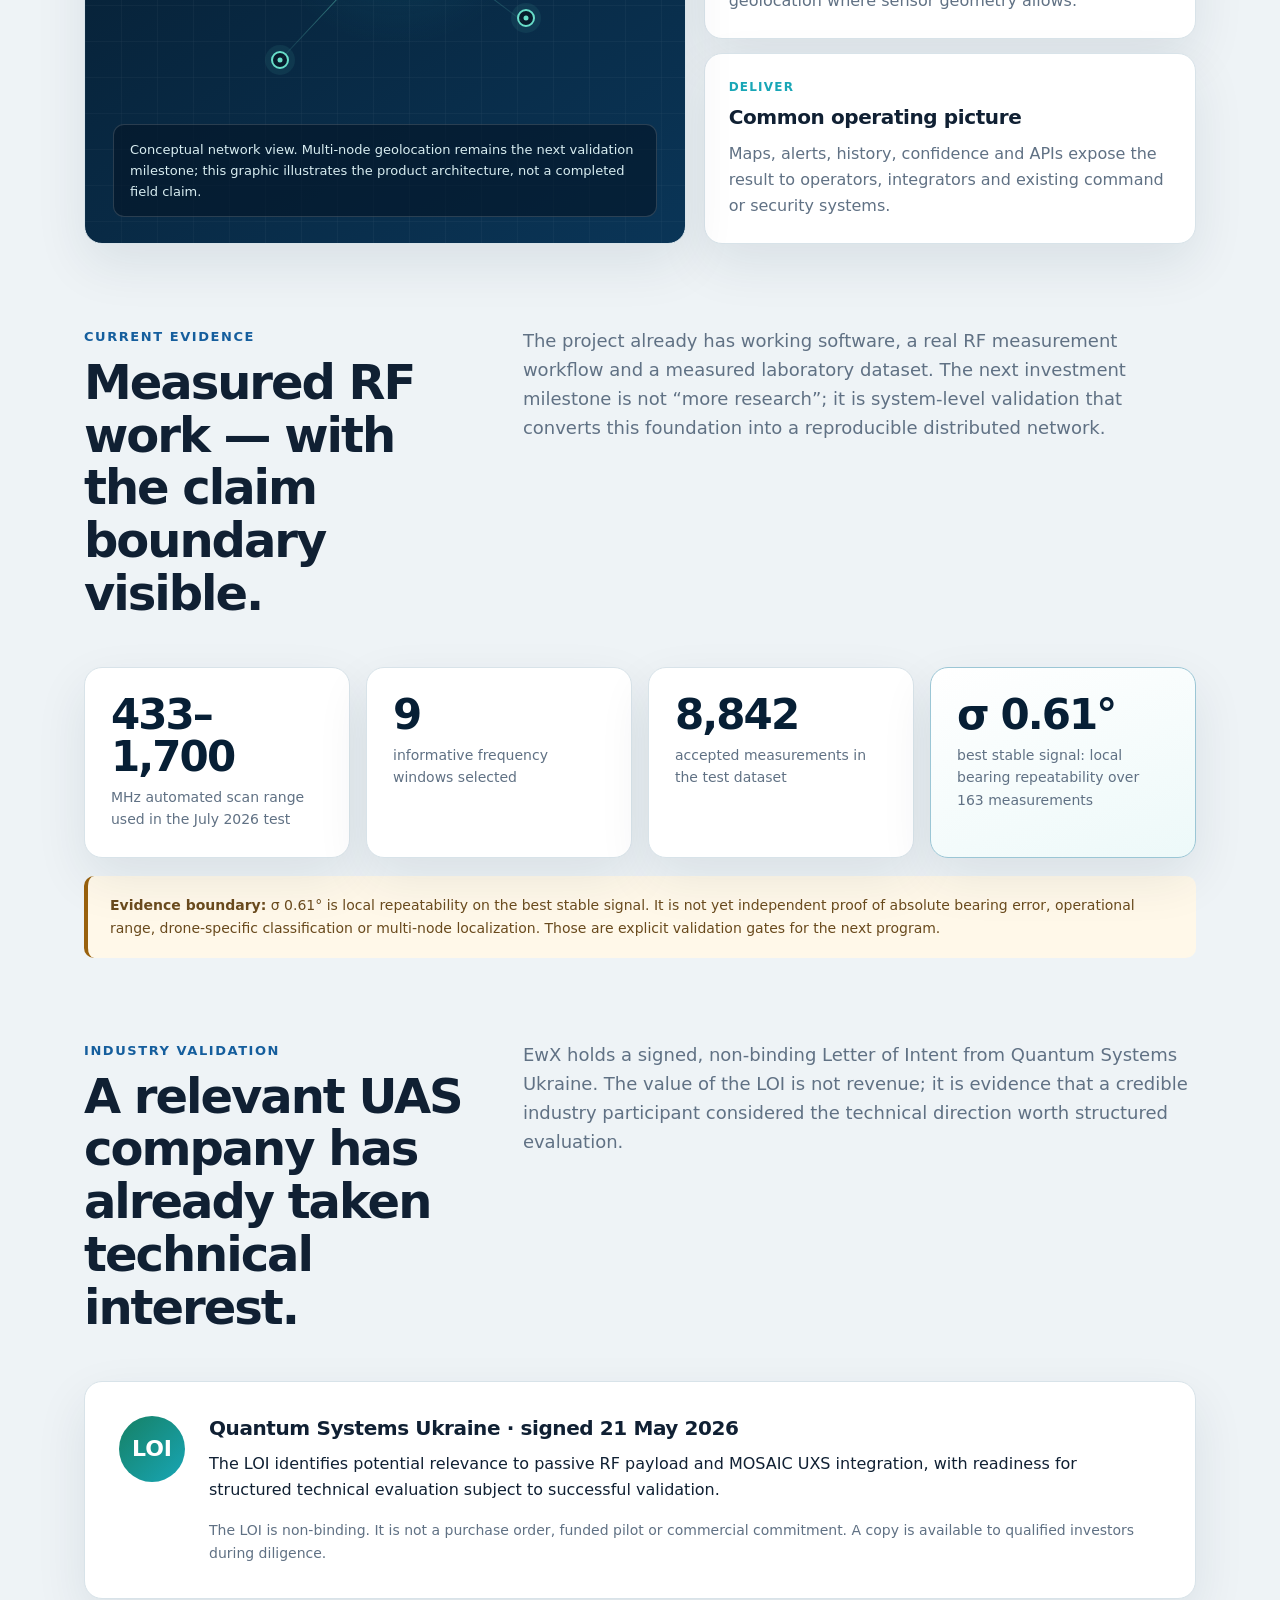
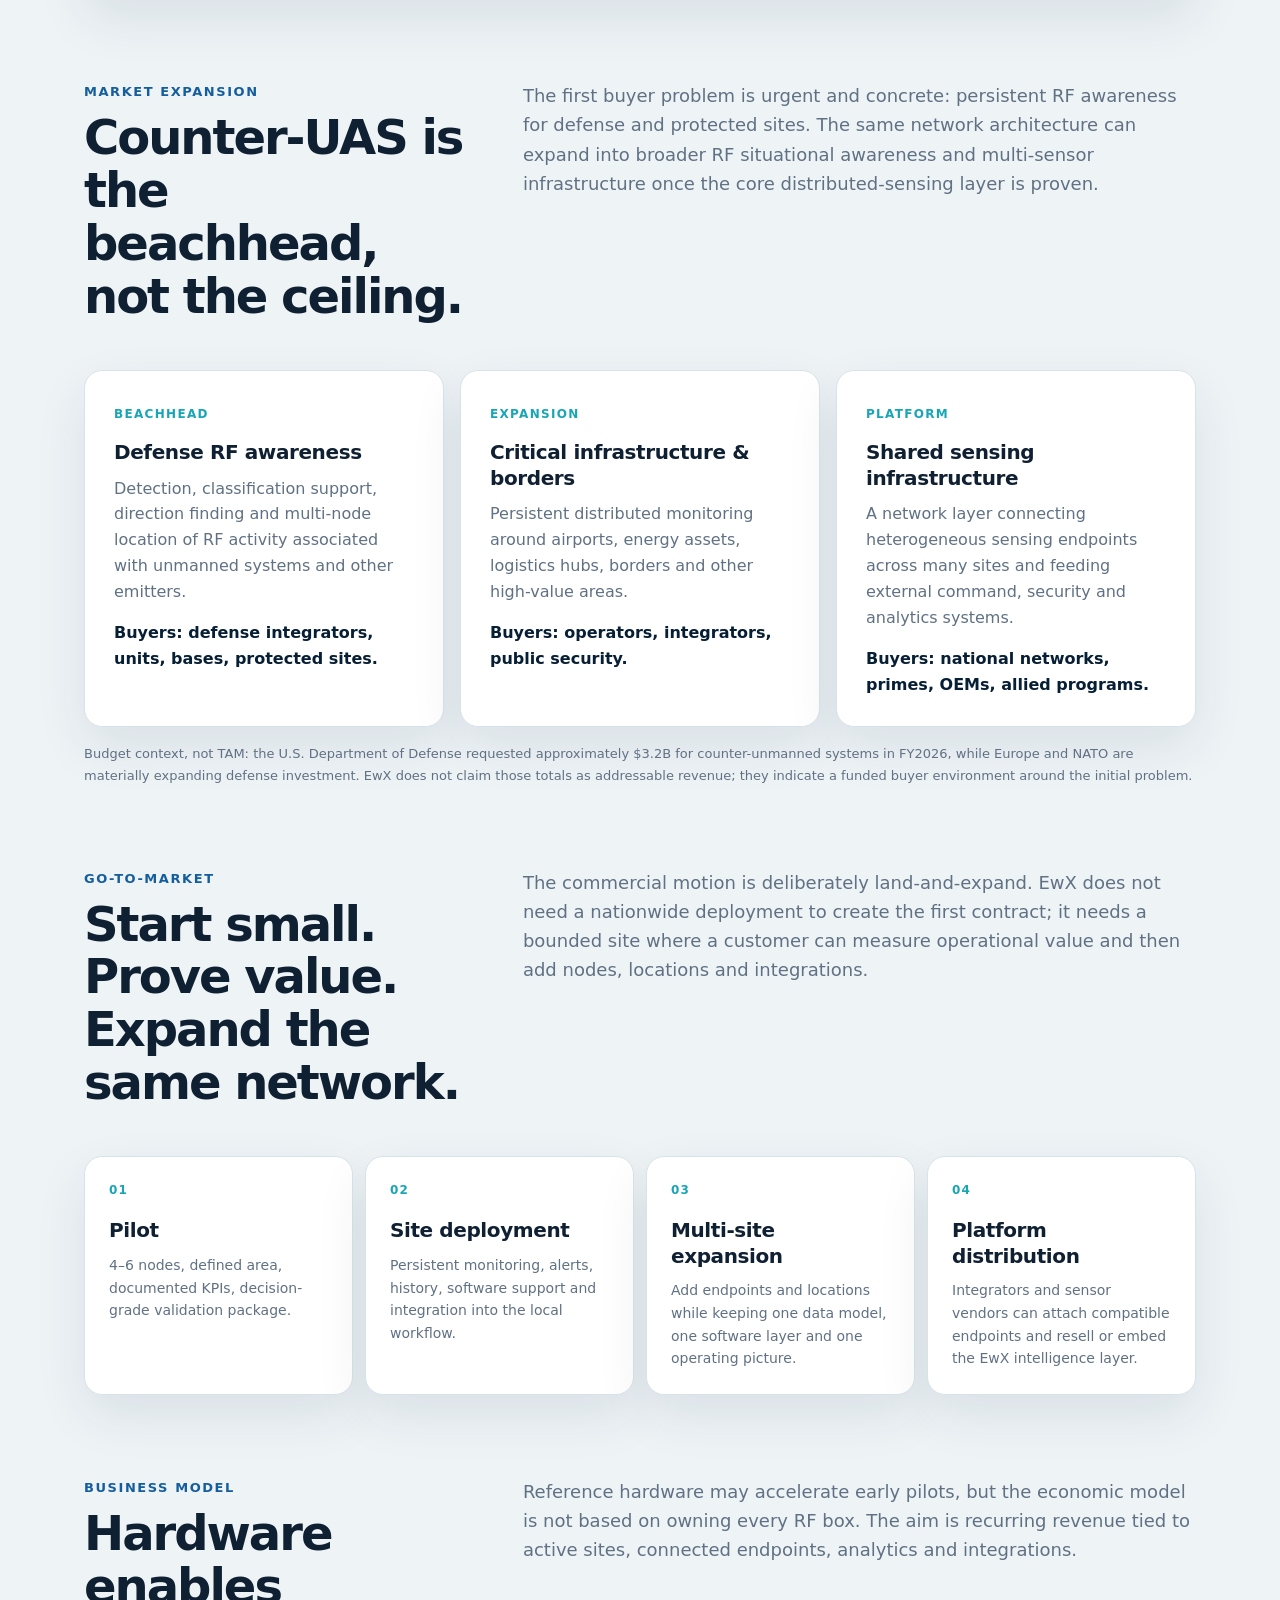
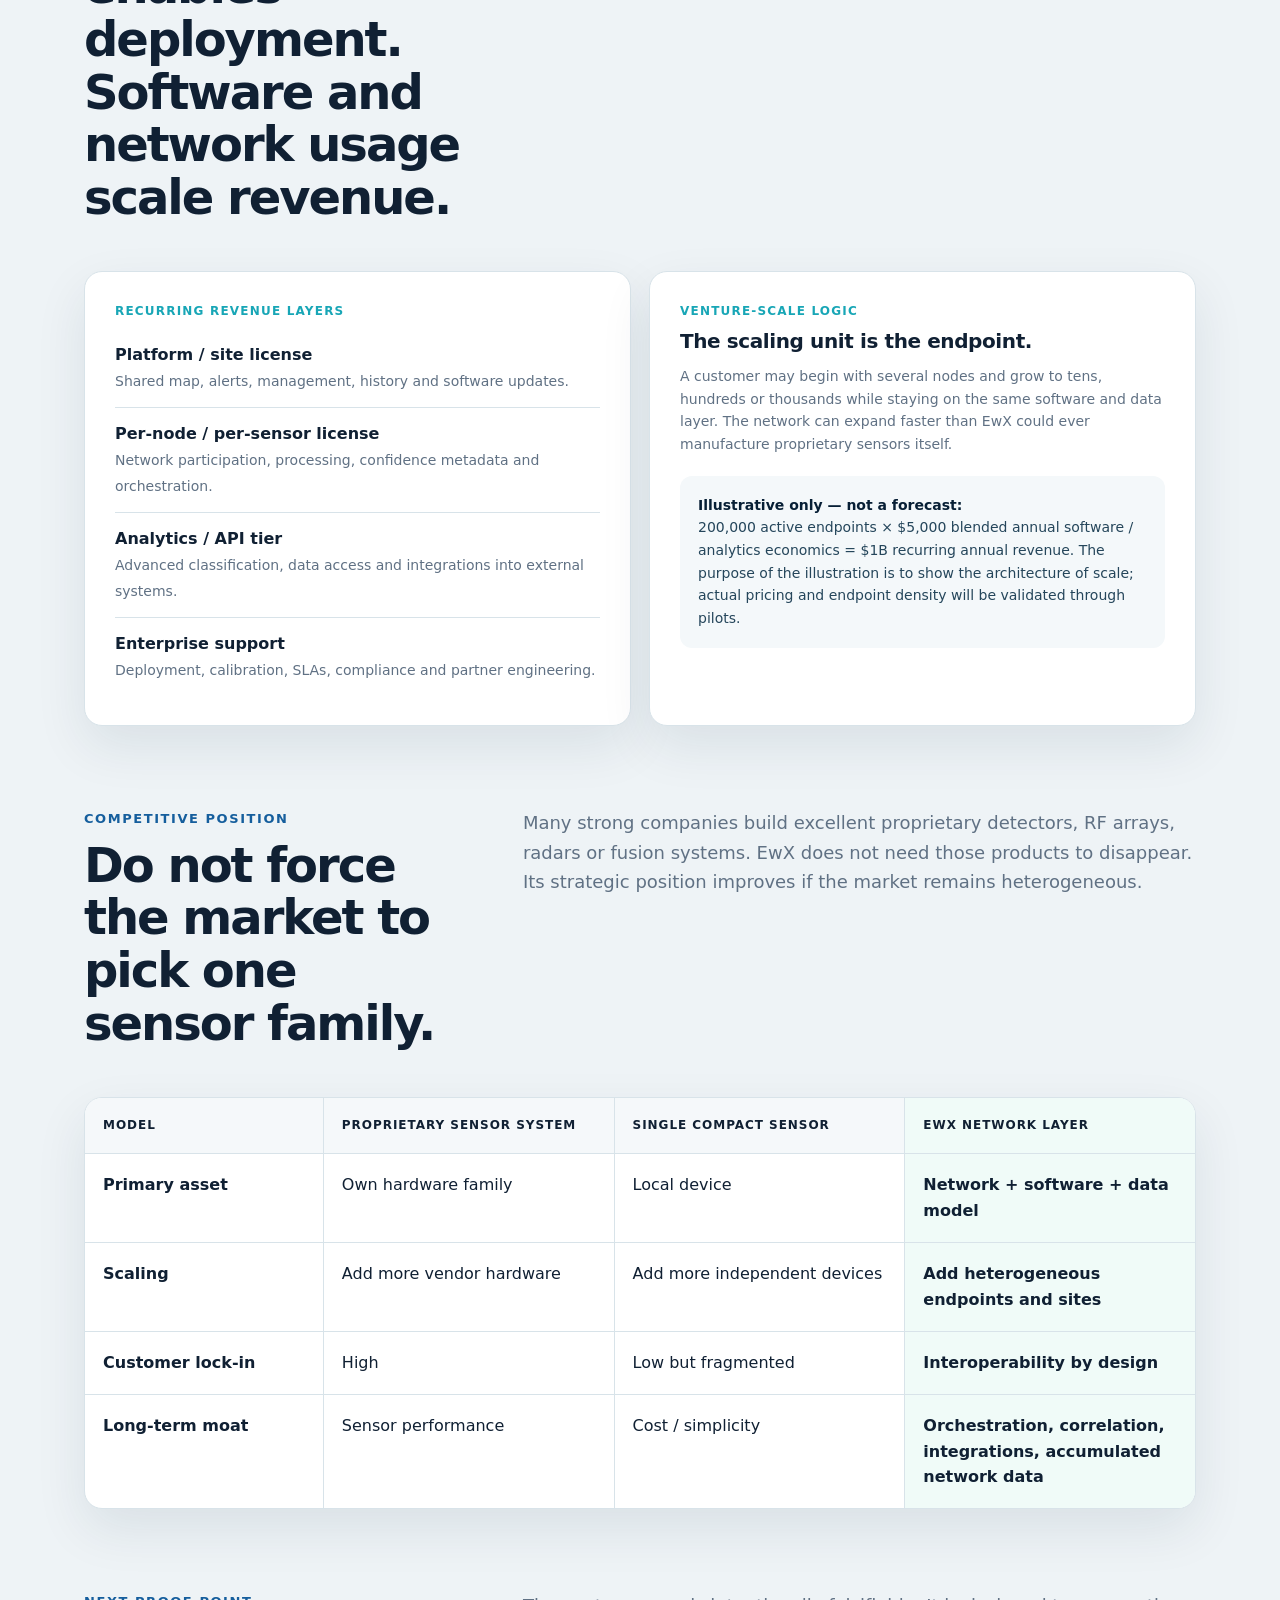
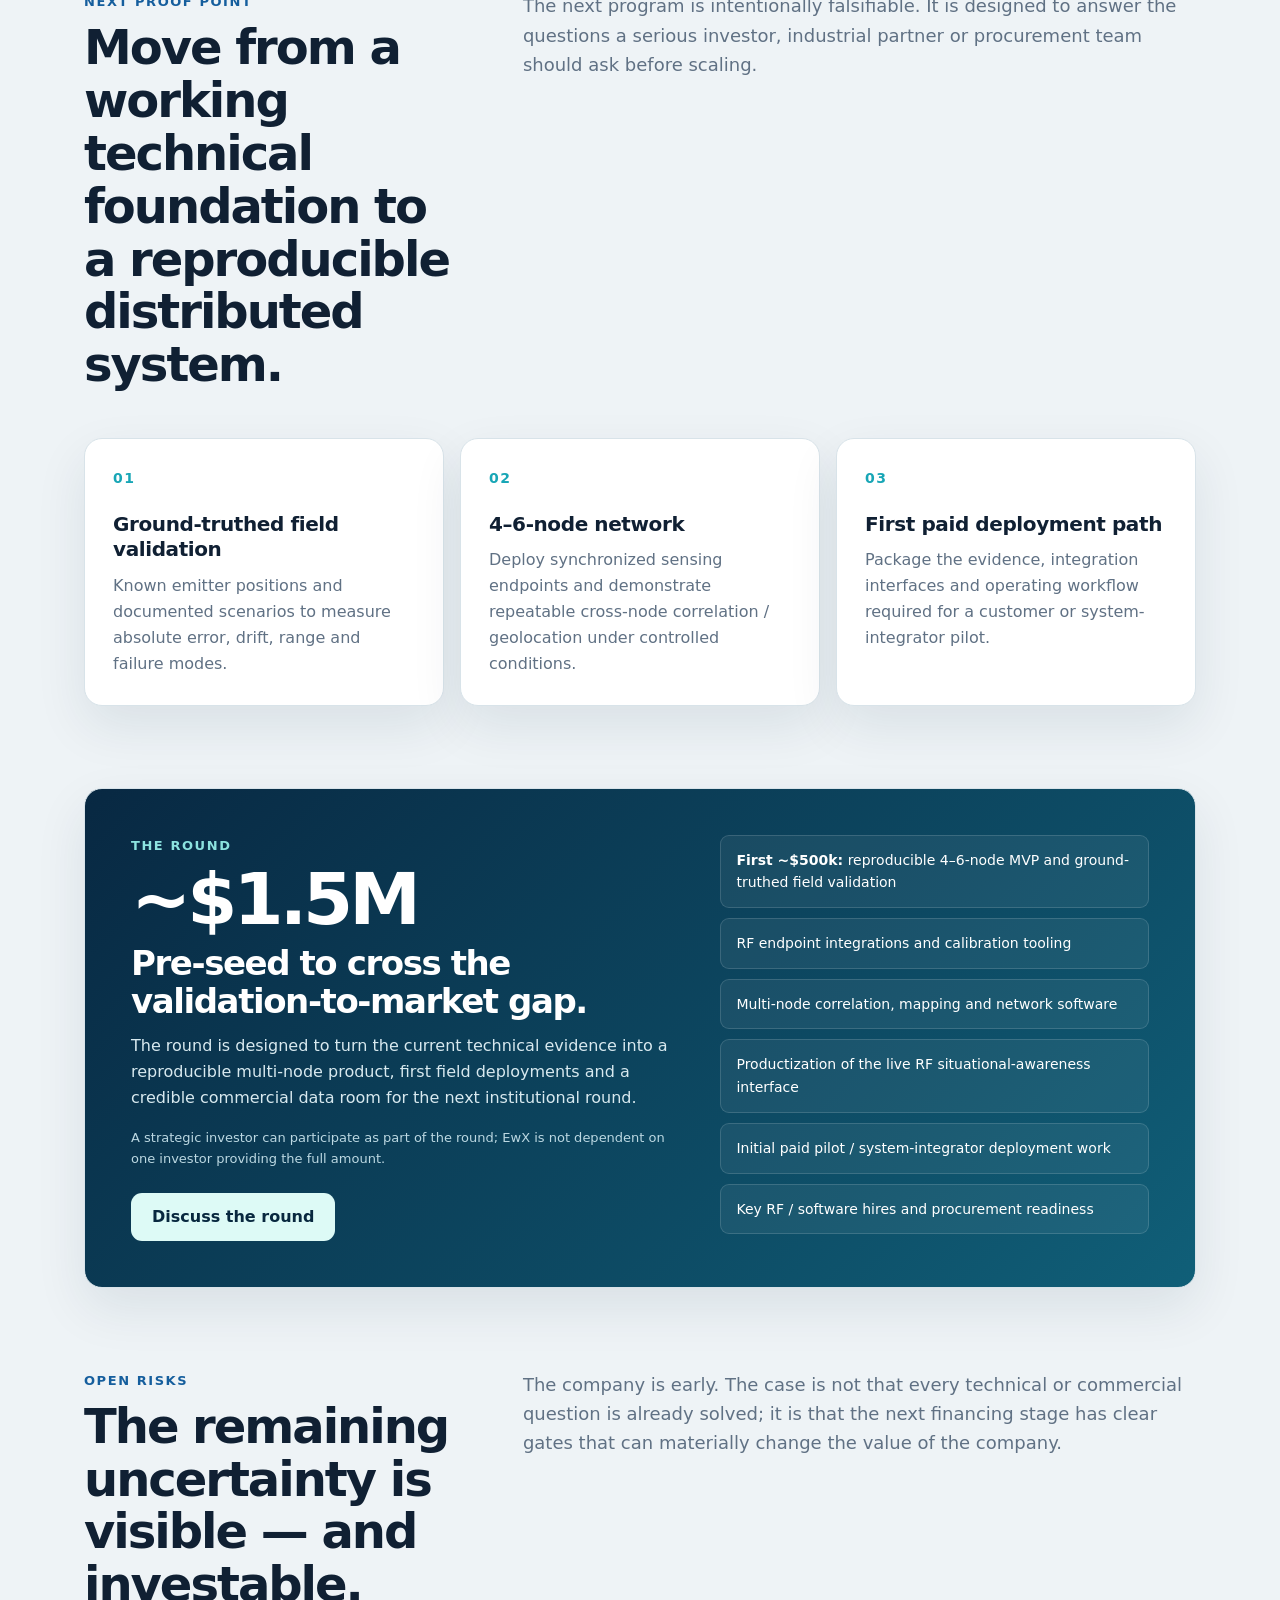
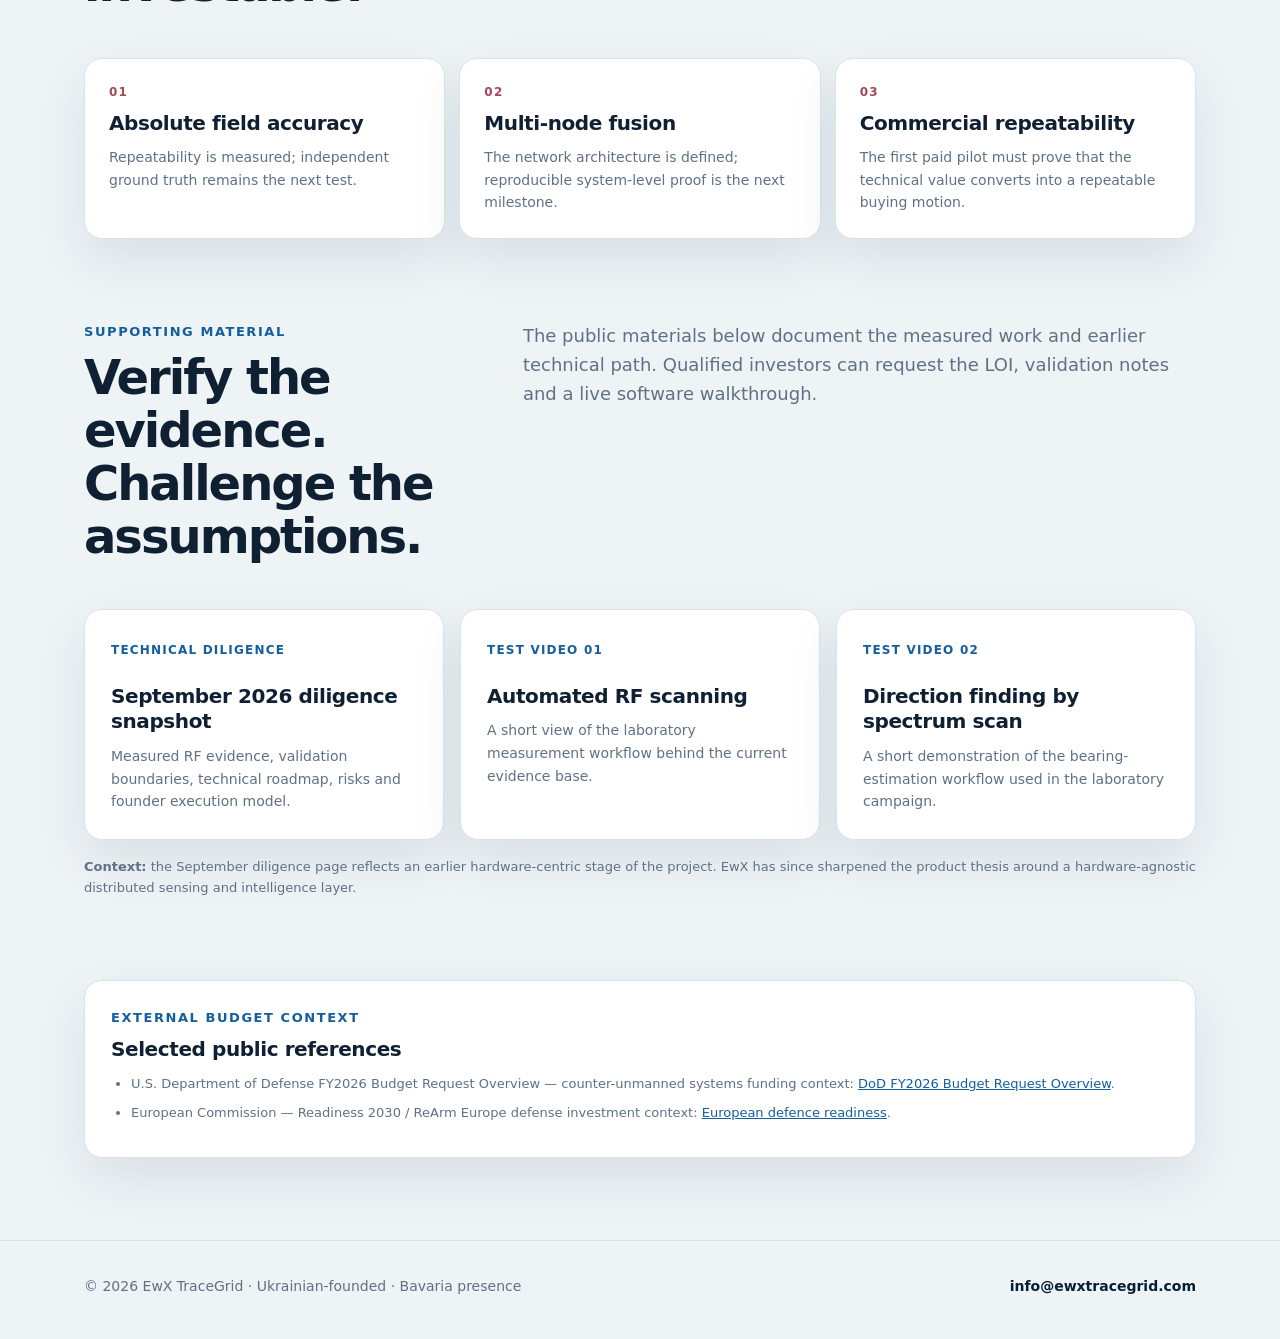
<file: investors/ewx_investment_opportunity_index.html>
<!doctype html>
<html lang="en">
<head>
  <meta charset="utf-8">
  <meta name="viewport" content="width=device-width,initial-scale=1">
  <meta name="description" content="EwX TraceGrid is a pre-seed defense and dual-use investment opportunity building the network layer for distributed RF sensing.">
  <meta name="robots" content="noindex,nofollow">
  <meta property="og:title" content="EwX TraceGrid — Distributed RF Sensing Infrastructure">
  <meta property="og:description" content="A pre-seed defense and dual-use investment opportunity: turning heterogeneous RF sensors into a distributed sensing and intelligence network.">
  <meta property="og:type" content="website">
  <meta property="og:url" content="https://ewxtracegrid.github.io/investors/">
  <title>EwX TraceGrid — Investment Opportunity</title>
  <link rel="icon" href="./favicon.ico" sizes="any">
  <link rel="icon" type="image/png" sizes="32x32" href="./favicon-32.png">
  <link rel="icon" type="image/png" sizes="16x16" href="./favicon-16.png">
  <link rel="apple-touch-icon" sizes="180x180" href="./apple-touch-icon.png">
  <style>
    :root{
      --ink:#102033;--muted:#607184;--line:#d8e3e9;--soft:#f4f7f9;--white:#fff;
      --blue:#155e9d;--deep:#071f35;--deep2:#0b385d;--cyan:#18a6b6;--green:#168064;
      --amber:#99610d;--rose:#a44958;--shadow:0 20px 52px rgba(13,40,66,.09);
      --radius:18px;--max:1160px
    }
    *{box-sizing:border-box}html{scroll-behavior:smooth}body{margin:0;background:#eef3f6;color:var(--ink);font-family:Inter,ui-sans-serif,system-ui,-apple-system,"Segoe UI",sans-serif;line-height:1.62;-webkit-font-smoothing:antialiased}a{color:inherit}.shell{max-width:var(--max);margin:auto;padding:0 24px}
    .top{position:sticky;top:0;z-index:20;border-bottom:1px solid rgba(216,227,233,.92);background:rgba(255,255,255,.94);backdrop-filter:blur(15px)}.top .shell{min-height:66px;display:flex;align-items:center;justify-content:space-between;gap:24px}.brand{display:flex;align-items:center;gap:11px;text-decoration:none;font-weight:850;letter-spacing:-.02em}.mark{width:36px;height:36px;display:grid;place-items:center;border-radius:10px;color:#fff;background:linear-gradient(135deg,var(--deep),var(--cyan));font-size:11px;letter-spacing:.08em}.nav{display:flex;gap:18px;color:var(--muted);font-size:13px}.nav a{text-decoration:none}.nav a:hover{color:var(--blue)}
    .hero{position:relative;overflow:hidden;padding:92px 0 76px;color:#fff;background:radial-gradient(circle at 88% 16%,rgba(38,203,211,.24),transparent 29%),radial-gradient(circle at 16% 84%,rgba(57,129,220,.16),transparent 33%),linear-gradient(135deg,#061827 0%,#0a3153 56%,#0c6679)}.hero:after{content:"";position:absolute;inset:0;opacity:.12;background-image:linear-gradient(rgba(255,255,255,.18) 1px,transparent 1px),linear-gradient(90deg,rgba(255,255,255,.18) 1px,transparent 1px);background-size:42px 42px;mask-image:linear-gradient(to bottom,transparent,#000 28%);pointer-events:none}.hero .shell{position:relative;z-index:1}.eyebrow{display:flex;align-items:center;gap:10px;margin-bottom:20px;color:#c2eef0;font-size:13px;font-weight:850;letter-spacing:.13em;text-transform:uppercase}.dot{width:8px;height:8px;border-radius:50%;background:#65ddbd;box-shadow:0 0 0 6px rgba(101,221,189,.13)}h1,h2,h3,p{margin-top:0}h1{max-width:1000px;margin-bottom:22px;font-size:clamp(44px,7.2vw,78px);line-height:1.02;letter-spacing:-.057em}.lead{max-width:890px;margin-bottom:29px;color:#dcecf3;font-size:clamp(18px,2.2vw,23px)}.hero-thesis{max-width:900px;margin:0 0 34px;padding:15px 18px;border:1px solid rgba(255,255,255,.17);border-radius:12px;background:rgba(3,24,43,.34);color:#e9f7f8;font-size:16px}.hero-thesis strong{color:#8ff0df}.actions{display:flex;flex-wrap:wrap;gap:12px}.btn{display:inline-flex;align-items:center;justify-content:center;min-height:48px;padding:0 20px;border:1px solid transparent;border-radius:11px;text-decoration:none;font-weight:800;transition:.18s}.btn:hover{transform:translateY(-1px)}.btn.primary{color:#08283f;background:#ddfaf6}.btn.ghost{border-color:rgba(255,255,255,.34);background:rgba(255,255,255,.06)}
    .hero-meta{display:grid;grid-template-columns:repeat(4,1fr);gap:1px;margin-top:56px;overflow:hidden;border:1px solid rgba(255,255,255,.14);border-radius:14px;background:rgba(255,255,255,.12)}.hero-meta div{min-height:112px;padding:20px;background:rgba(4,25,45,.48)}.hero-meta strong{display:block;margin-bottom:5px;font-size:16px}.hero-meta span{color:#cadde7;font-size:13px}
    main{padding:76px 0 16px}section{scroll-margin-top:92px;margin-bottom:82px}.head{display:grid;grid-template-columns:.73fr 1.27fr;gap:52px;align-items:start;margin-bottom:34px}.kicker{margin-bottom:9px;color:var(--blue);font-size:13px;font-weight:850;letter-spacing:.12em;text-transform:uppercase}h2{margin-bottom:13px;font-size:clamp(31px,4vw,48px);line-height:1.1;letter-spacing:-.042em}h3{margin-bottom:10px;font-size:20px;line-height:1.28;letter-spacing:-.02em}.intro{color:var(--muted);font-size:18px}.panel{border:1px solid var(--line);border-radius:var(--radius);background:#fff;box-shadow:var(--shadow)}
    .problem{display:grid;grid-template-columns:1.08fr .92fr;overflow:hidden}.problem-copy,.problem-side{padding:38px}.problem-side{color:#fff;background:linear-gradient(145deg,var(--deep),#116b81)}.problem-side p{color:#d7ebef}.clean{padding:0;margin:18px 0 0;list-style:none}.clean li{position:relative;padding:13px 0 13px 27px;border-top:1px solid rgba(255,255,255,.16)}.clean li:before{content:"";position:absolute;left:2px;top:22px;width:8px;height:8px;border:2px solid #7ce0cc;border-radius:50%}
    .three{display:grid;grid-template-columns:repeat(3,1fr);gap:16px}.card{padding:28px}.card p{margin-bottom:0;color:var(--muted)}.mini{margin-bottom:8px;color:var(--cyan);font-size:12px;font-weight:850;letter-spacing:.1em;text-transform:uppercase}.bigline{margin:8px 0 0;font-size:26px;font-weight:850;letter-spacing:-.035em;color:var(--deep)}
    .network{display:grid;grid-template-columns:1.1fr .9fr;gap:18px}.network-visual{position:relative;min-height:430px;overflow:hidden;padding:28px;background:radial-gradient(circle at 52% 44%,rgba(24,166,182,.17),transparent 30%),linear-gradient(145deg,#061a2b,#0a3557);color:#fff}.network-visual .grid{position:absolute;inset:0;opacity:.13;background-image:linear-gradient(rgba(255,255,255,.25) 1px,transparent 1px),linear-gradient(90deg,rgba(255,255,255,.25) 1px,transparent 1px);background-size:36px 36px}.nv-head{position:relative;z-index:2;display:flex;justify-content:space-between;gap:18px;color:#cce8ee;font-size:12px;font-weight:800;letter-spacing:.1em}.node{position:absolute;width:18px;height:18px;border:2px solid #68dec9;border-radius:50%;background:#071b2c;box-shadow:0 0 0 6px rgba(104,222,201,.08)}.node:after{content:"";position:absolute;left:50%;top:50%;width:5px;height:5px;border-radius:50%;background:#68dec9;transform:translate(-50%,-50%)}.n1{left:13%;top:29%}.n2{left:31%;top:68%}.n3{left:53%;top:22%}.n4{left:72%;top:61%}.n5{left:84%;top:31%}.target{position:absolute;width:16px;height:16px;border-radius:50%;background:#ffcc67;box-shadow:0 0 0 10px rgba(255,204,103,.07),0 0 22px rgba(255,204,103,.35);left:52%;top:47%}.beam{position:absolute;height:1px;background:linear-gradient(90deg,rgba(104,222,201,.05),rgba(104,222,201,.78));transform-origin:left center}.b1{left:14%;top:31%;width:42%;transform:rotate(23deg)}.b2{left:32%;top:70%;width:27%;transform:rotate(-47deg)}.b3{left:54%;top:24%;width:24%;transform:rotate(84deg)}.b4{left:73%;top:63%;width:26%;transform:rotate(-143deg)}.b5{left:85%;top:33%;width:35%;transform:rotate(161deg)}.nv-caption{position:absolute;z-index:2;left:28px;right:28px;bottom:26px;padding:14px 16px;border:1px solid rgba(255,255,255,.15);border-radius:11px;background:rgba(4,22,39,.62);color:#d8edf1;font-size:13px}.network-copy{display:grid;gap:14px}.network-copy .panel{padding:24px}.network-copy p{margin-bottom:0;color:var(--muted)}
    .metrics{display:grid;grid-template-columns:repeat(4,1fr);gap:16px}.metric{padding:26px}.metric .value{margin-bottom:8px;color:var(--deep);font-size:clamp(28px,3.7vw,42px);line-height:1;font-weight:860;letter-spacing:-.046em}.metric .label{color:var(--muted);font-size:14px}.metric.featured{border-color:#9bc6d5;background:linear-gradient(160deg,#fff,#edf9f9)}.boundary{margin-top:18px;padding:18px 22px;border-left:4px solid var(--amber);border-radius:10px;color:#694a1d;background:#fff8e9;font-size:14px}
    .loi{display:grid;grid-template-columns:auto 1fr;gap:24px;padding:34px;align-items:start}.seal{width:66px;height:66px;display:grid;place-items:center;border-radius:50%;color:#fff;background:linear-gradient(135deg,var(--green),var(--cyan));font-size:22px;font-weight:850}.legal{margin-bottom:0;color:var(--muted);font-size:14px}
    .market-grid{display:grid;grid-template-columns:repeat(3,1fr);gap:16px}.market{padding:29px}.market .stepno{display:inline-block;margin-bottom:16px;color:var(--cyan);font-size:12px;font-weight:850;letter-spacing:.11em}.market p{color:var(--muted);margin-bottom:0}.market strong{display:block;margin-top:15px;color:var(--deep)}
    .gtm{display:grid;grid-template-columns:repeat(4,1fr);gap:12px;counter-reset:g}.gtm .panel{padding:24px;counter-increment:g}.gtm .panel:before{content:"0" counter(g);display:block;margin-bottom:18px;color:var(--cyan);font-size:12px;font-weight:850;letter-spacing:.1em}.gtm p{margin-bottom:0;color:var(--muted);font-size:14px}
    .biz{display:grid;grid-template-columns:1fr 1fr;gap:18px}.biz .panel{padding:30px}.rev{padding:0;margin:0;list-style:none}.rev li{padding:13px 0;border-top:1px solid var(--line)}.rev li:first-child{border-top:0}.equation{margin-top:20px;padding:18px;border-radius:12px;background:#f4f8fa;color:#25465b;font-size:14px}.equation strong{color:var(--deep)}
    .compare{overflow:hidden}.compare-row{display:grid;grid-template-columns:.9fr 1.1fr 1.1fr 1.1fr;border-top:1px solid var(--line)}.compare-row:first-child{border-top:0}.compare-row>div{padding:18px}.compare-row>div+div{border-left:1px solid var(--line)}.compare-head{background:#f5f8fa;font-size:12px;font-weight:850;letter-spacing:.08em;text-transform:uppercase}.win{background:#f0fbf8}.small{font-size:14px;color:var(--muted)}
    .economics{overflow:hidden;color:#fff;background:linear-gradient(135deg,#082943,#106177)}.economics-inner{display:grid;grid-template-columns:1fr 1fr;gap:42px;padding:42px}.economics .kicker{color:#90e4df}.economics p{color:#d8ebef}.math{display:grid;gap:11px}.math div{padding:15px 16px;border:1px solid rgba(255,255,255,.14);border-radius:10px;background:rgba(255,255,255,.06)}.math strong{display:block;font-size:23px}.disclaimer{margin-top:14px;color:#bdd5dd!important;font-size:12px}
    .pilot{display:grid;grid-template-columns:repeat(3,1fr);gap:16px;counter-reset:step}.step{padding:28px;counter-increment:step}.step:before{content:"0" counter(step);display:block;margin-bottom:22px;color:var(--cyan);font-size:14px;font-weight:850;letter-spacing:.1em}.step p{margin-bottom:0;color:var(--muted)}
    .ask{overflow:hidden;color:#fff;background:linear-gradient(135deg,#082842,#105f78)}.ask-inner{display:grid;grid-template-columns:1.12fr .88fr;gap:44px;padding:46px;align-items:start}.ask .kicker{color:#8ce3df}.ask p{color:#d8e9ef}.funds{display:grid;gap:10px;padding:0;margin:0;list-style:none}.funds li{padding:13px 15px;border:1px solid rgba(255,255,255,.14);border-radius:9px;background:rgba(255,255,255,.06);font-size:14px}.ask-number{font-size:clamp(44px,6vw,72px);font-weight:880;letter-spacing:-.055em;line-height:.95;margin:8px 0 12px}.ask-sub{color:#bcd8e2!important;font-size:13px}
    .risk{display:grid;grid-template-columns:repeat(3,1fr);gap:14px}.risk .panel{padding:24px}.risk p{margin-bottom:0;color:var(--muted);font-size:14px}.risk .mini{color:var(--rose)}
    .links{display:grid;grid-template-columns:repeat(3,1fr);gap:16px}.link{display:block;min-height:182px;padding:26px;text-decoration:none;transition:.18s}.link:hover{transform:translateY(-2px);border-color:#99c5d5}.tag{display:inline-block;margin-bottom:23px;color:var(--blue);font-size:12px;font-weight:850;letter-spacing:.1em;text-transform:uppercase}.link p{margin-bottom:0;color:var(--muted);font-size:14px}.note{margin-top:16px;color:var(--muted);font-size:13px}
    .sources{padding:26px}.sources ul{margin:0;padding-left:20px}.sources li{margin:8px 0;color:var(--muted);font-size:13px}.sources a{color:var(--blue)}
    footer{margin-top:50px;padding:34px 0 42px;border-top:1px solid var(--line);color:var(--muted);font-size:14px}.foot{display:flex;align-items:center;justify-content:space-between;gap:24px}.foot a{color:var(--deep);font-weight:750;text-decoration:none}
    @media(max-width:950px){.hero-meta{grid-template-columns:repeat(2,1fr)}.head,.problem,.network,.biz,.economics-inner,.ask-inner{grid-template-columns:1fr;gap:24px}.three,.market-grid,.pilot,.risk{grid-template-columns:1fr 1fr}.gtm{grid-template-columns:1fr 1fr}.compare-row{grid-template-columns:1fr 1fr}.compare-row>div:nth-child(3),.compare-row>div:nth-child(4){border-top:1px solid var(--line)}}
    @media(max-width:650px){.nav{display:none}.shell{padding:0 18px}.hero{padding:70px 0 58px}.hero-meta,.metrics,.three,.market-grid,.pilot,.risk,.gtm,.links{grid-template-columns:1fr}.problem-copy,.problem-side,.ask-inner,.economics-inner{padding:28px}h1{font-size:43px}.compare-row{grid-template-columns:1fr}.compare-row>div+div{border-left:0;border-top:1px solid var(--line)}.foot{align-items:flex-start;flex-direction:column}.network-visual{min-height:360px}}
    @media print{.top,.actions{display:none}body{background:#fff}.hero{padding:42px 0;print-color-adjust:exact;-webkit-print-color-adjust:exact}main{padding-top:38px}section{margin-bottom:44px;break-inside:avoid}.panel,.ask,.economics{box-shadow:none}}
  </style>
</head>
<body>
  <header class="top"><div class="shell"><a class="brand" href="#top"><span class="mark">EwX</span><span>TraceGrid · Investment Opportunity</span></a><nav class="nav"><a href="#thesis">Thesis</a><a href="#evidence">Evidence</a><a href="#market">Market</a><a href="#model">Business model</a><a href="#round">Round</a></nav></div></header>

  <div class="hero" id="top"><div class="shell">
    <div class="eyebrow"><span class="dot"></span>Pre-seed investment opportunity · Defense & dual-use</div>
    <h1>The network layer for distributed RF sensing.</h1>
    <p class="lead">EwX TraceGrid turns heterogeneous RF sensors into one distributed virtual sensor — starting with defense RF awareness and scaling toward shared sensing infrastructure across sites, fleets and regions.</p>
    <div class="hero-thesis"><strong>Core thesis:</strong> the long-term value will not sit in one more proprietary detector. It will sit in the network that can orchestrate many sensors, correlate what they observe, and turn fragmented RF measurements into a common intelligence layer.</div>
    <div class="actions"><a class="btn primary" href="mailto:info@ewxtracegrid.com?subject=EwX%20TraceGrid%20investment%20opportunity">Discuss the opportunity</a><a class="btn ghost" href="#evidence">Review the evidence</a></div>
    <div class="hero-meta">
      <div><strong>Current proof</strong><span>Working RF scanning / measurement software and measured laboratory dataset</span></div>
      <div><strong>Industry signal</strong><span>Signed, non-binding LOI from Quantum Systems Ukraine</span></div>
      <div><strong>Next system gate</strong><span>Reproducible 4–6-node network with ground-truthed field validation</span></div>
      <div><strong>Scaling unit</strong><span>Connected sensor endpoint — not a factory-built EwX box</span></div>
    </div>
  </div></div>

  <main class="shell">
    <section id="thesis">
      <div class="head"><div><div class="kicker">Investment thesis</div><h2>Sensors are multiplying. The missing asset is the network between them.</h2></div><p class="intro">Defense and security customers are adding RF receivers, direction finders, radars, acoustic systems, EO/IR devices and low-cost edge sensors. Yet most remain isolated by vendor, interface and site. EwX is built around the opposite assumption: future sensing environments will be heterogeneous, distributed and software-coordinated.</p></div>
      <div class="panel problem">
        <div class="problem-copy"><h3>What EwX is</h3><p>EwX is a hardware-agnostic distributed RF sensing and intelligence layer. It is designed to ingest observations from different RF nodes, normalize them, correlate events across time and space, and publish a shared situational picture through software and APIs.</p><p style="margin-bottom:0"><strong>We do not need every endpoint to be EwX hardware.</strong> A third-party receiver can become an EwX node rather than an automatic competitor.</p></div>
        <div class="problem-side"><h3>Why that matters</h3><ul class="clean"><li>Customers can add intelligence without replacing every installed sensor</li><li>Coverage can grow by adding endpoints rather than one larger monolith</li><li>Failure of one node does not have to remove the whole sensing picture</li><li>Software, data quality and network effects compound above the hardware layer</li></ul></div>
      </div>
    </section>

    <section>
      <div class="head"><div><div class="kicker">Why now</div><h2>Three cost curves changed at the same time.</h2></div><p class="intro">Low-cost software-defined RF hardware, powerful edge compute and modern ML/data tooling make dense sensing networks economically possible. At the same time, contemporary defense environments reward resilience, rapid replacement and interoperability instead of dependence on a few expensive sensing points.</p></div>
      <div class="three">
        <article class="panel card"><div class="mini">01 · Sensor economics</div><h3>More RF capability per euro</h3><p>COTS RF front ends and edge compute make it possible to deploy many useful sensing points without building every node as a bespoke high-cost instrument.</p></article>
        <article class="panel card"><div class="mini">02 · Operational need</div><h3>Density and resilience matter</h3><p>A distributed network can trade isolated perfection for coverage, redundancy and shared context across a protected area.</p></article>
        <article class="panel card"><div class="mini">03 · Software leverage</div><h3>Value moves above the device</h3><p>Detection logic, correlation, mapping, data history and integrations can improve across the entire installed network without replacing every endpoint.</p></article>
      </div>
    </section>

    <section>
      <div class="head"><div><div class="kicker">Product architecture</div><h2>Make many radios behave like one sensor.</h2></div><p class="intro">The EwX architecture separates endpoint hardware from the network intelligence layer. That lets the sensing hardware evolve by use case while the orchestration, data model, correlation logic and customer workflow remain durable.</p></div>
      <div class="network">
        <div class="panel network-visual" aria-label="Conceptual illustration of heterogeneous RF nodes contributing to one virtual sensor">
          <div class="grid"></div><div class="nv-head"><span>HETEROGENEOUS RF ENDPOINTS</span><span>ONE SHARED NETWORK PICTURE</span></div>
          <div class="node n1"></div><div class="node n2"></div><div class="node n3"></div><div class="node n4"></div><div class="node n5"></div><div class="target"></div>
          <div class="beam b1"></div><div class="beam b2"></div><div class="beam b3"></div><div class="beam b4"></div><div class="beam b5"></div>
          <div class="nv-caption">Conceptual network view. Multi-node geolocation remains the next validation milestone; this graphic illustrates the product architecture, not a completed field claim.</div>
        </div>
        <div class="network-copy">
          <div class="panel"><div class="mini">Observe</div><h3>Local sensing</h3><p>Nodes scan defined RF windows, detect activity and publish structured observations with timing, frequency, confidence and health metadata.</p></div>
          <div class="panel"><div class="mini">Correlate</div><h3>Network intelligence</h3><p>EwX associates observations across nodes and time, prepares them for classification, direction finding or geolocation where sensor geometry allows.</p></div>
          <div class="panel"><div class="mini">Deliver</div><h3>Common operating picture</h3><p>Maps, alerts, history, confidence and APIs expose the result to operators, integrators and existing command or security systems.</p></div>
        </div>
      </div>
    </section>

    <section id="evidence">
      <div class="head"><div><div class="kicker">Current evidence</div><h2>Measured RF work — with the claim boundary visible.</h2></div><p class="intro">The project already has working software, a real RF measurement workflow and a measured laboratory dataset. The next investment milestone is not “more research”; it is system-level validation that converts this foundation into a reproducible distributed network.</p></div>
      <div class="metrics">
        <div class="panel metric"><div class="value">433–1,700</div><div class="label">MHz automated scan range used in the July 2026 test</div></div>
        <div class="panel metric"><div class="value">9</div><div class="label">informative frequency windows selected</div></div>
        <div class="panel metric"><div class="value">8,842</div><div class="label">accepted measurements in the test dataset</div></div>
        <div class="panel metric featured"><div class="value">σ 0.61°</div><div class="label">best stable signal: local bearing repeatability over 163 measurements</div></div>
      </div>
      <div class="boundary"><strong>Evidence boundary:</strong> σ 0.61° is local repeatability on the best stable signal. It is not yet independent proof of absolute bearing error, operational range, drone-specific classification or multi-node localization. Those are explicit validation gates for the next program.</div>
    </section>

    <section id="industry">
      <div class="head"><div><div class="kicker">Industry validation</div><h2>A relevant UAS company has already taken technical interest.</h2></div><p class="intro">EwX holds a signed, non-binding Letter of Intent from Quantum Systems Ukraine. The value of the LOI is not revenue; it is evidence that a credible industry participant considered the technical direction worth structured evaluation.</p></div>
      <div class="panel loi"><div class="seal">LOI</div><div><h3>Quantum Systems Ukraine · signed 21 May 2026</h3><p>The LOI identifies potential relevance to passive RF payload and MOSAIC UXS integration, with readiness for structured technical evaluation subject to successful validation.</p><p class="legal">The LOI is non-binding. It is not a purchase order, funded pilot or commercial commitment. A copy is available to qualified investors during diligence.</p></div></div>
    </section>

    <section id="market">
      <div class="head"><div><div class="kicker">Market expansion</div><h2>Counter-UAS is the beachhead, not the ceiling.</h2></div><p class="intro">The first buyer problem is urgent and concrete: persistent RF awareness for defense and protected sites. The same network architecture can expand into broader RF situational awareness and multi-sensor infrastructure once the core distributed-sensing layer is proven.</p></div>
      <div class="market-grid">
        <article class="panel market"><span class="stepno">BEACHHEAD</span><h3>Defense RF awareness</h3><p>Detection, classification support, direction finding and multi-node location of RF activity associated with unmanned systems and other emitters.</p><strong>Buyers: defense integrators, units, bases, protected sites.</strong></article>
        <article class="panel market"><span class="stepno">EXPANSION</span><h3>Critical infrastructure & borders</h3><p>Persistent distributed monitoring around airports, energy assets, logistics hubs, borders and other high-value areas.</p><strong>Buyers: operators, integrators, public security.</strong></article>
        <article class="panel market"><span class="stepno">PLATFORM</span><h3>Shared sensing infrastructure</h3><p>A network layer connecting heterogeneous sensing endpoints across many sites and feeding external command, security and analytics systems.</p><strong>Buyers: national networks, primes, OEMs, allied programs.</strong></article>
      </div>
      <p class="note">Budget context, not TAM: the U.S. Department of Defense requested approximately $3.2B for counter-unmanned systems in FY2026, while Europe and NATO are materially expanding defense investment. EwX does not claim those totals as addressable revenue; they indicate a funded buyer environment around the initial problem.</p>
    </section>

    <section>
      <div class="head"><div><div class="kicker">Go-to-market</div><h2>Start small. Prove value. Expand the same network.</h2></div><p class="intro">The commercial motion is deliberately land-and-expand. EwX does not need a nationwide deployment to create the first contract; it needs a bounded site where a customer can measure operational value and then add nodes, locations and integrations.</p></div>
      <div class="gtm">
        <div class="panel"><h3>Pilot</h3><p>4–6 nodes, defined area, documented KPIs, decision-grade validation package.</p></div>
        <div class="panel"><h3>Site deployment</h3><p>Persistent monitoring, alerts, history, software support and integration into the local workflow.</p></div>
        <div class="panel"><h3>Multi-site expansion</h3><p>Add endpoints and locations while keeping one data model, one software layer and one operating picture.</p></div>
        <div class="panel"><h3>Platform distribution</h3><p>Integrators and sensor vendors can attach compatible endpoints and resell or embed the EwX intelligence layer.</p></div>
      </div>
    </section>

    <section id="model">
      <div class="head"><div><div class="kicker">Business model</div><h2>Hardware enables deployment. Software and network usage scale revenue.</h2></div><p class="intro">Reference hardware may accelerate early pilots, but the economic model is not based on owning every RF box. The aim is recurring revenue tied to active sites, connected endpoints, analytics and integrations.</p></div>
      <div class="biz">
        <div class="panel"><div class="mini">Recurring revenue layers</div><ul class="rev"><li><strong>Platform / site license</strong><br><span class="small">Shared map, alerts, management, history and software updates.</span></li><li><strong>Per-node / per-sensor license</strong><br><span class="small">Network participation, processing, confidence metadata and orchestration.</span></li><li><strong>Analytics / API tier</strong><br><span class="small">Advanced classification, data access and integrations into external systems.</span></li><li><strong>Enterprise support</strong><br><span class="small">Deployment, calibration, SLAs, compliance and partner engineering.</span></li></ul></div>
        <div class="panel"><div class="mini">Venture-scale logic</div><h3>The scaling unit is the endpoint.</h3><p class="small">A customer may begin with several nodes and grow to tens, hundreds or thousands while staying on the same software and data layer. The network can expand faster than EwX could ever manufacture proprietary sensors itself.</p><div class="equation"><strong>Illustrative only — not a forecast:</strong><br>200,000 active endpoints × $5,000 blended annual software / analytics economics = $1B recurring annual revenue. The purpose of the illustration is to show the architecture of scale; actual pricing and endpoint density will be validated through pilots.</div></div>
      </div>
    </section>

    <section>
      <div class="head"><div><div class="kicker">Competitive position</div><h2>Do not force the market to pick one sensor family.</h2></div><p class="intro">Many strong companies build excellent proprietary detectors, RF arrays, radars or fusion systems. EwX does not need those products to disappear. Its strategic position improves if the market remains heterogeneous.</p></div>
      <div class="panel compare">
        <div class="compare-row compare-head"><div>Model</div><div>Proprietary sensor system</div><div>Single compact sensor</div><div class="win">EwX network layer</div></div>
        <div class="compare-row"><div><strong>Primary asset</strong></div><div>Own hardware family</div><div>Local device</div><div class="win"><strong>Network + software + data model</strong></div></div>
        <div class="compare-row"><div><strong>Scaling</strong></div><div>Add more vendor hardware</div><div>Add more independent devices</div><div class="win"><strong>Add heterogeneous endpoints and sites</strong></div></div>
        <div class="compare-row"><div><strong>Customer lock-in</strong></div><div>High</div><div>Low but fragmented</div><div class="win"><strong>Interoperability by design</strong></div></div>
        <div class="compare-row"><div><strong>Long-term moat</strong></div><div>Sensor performance</div><div>Cost / simplicity</div><div class="win"><strong>Orchestration, correlation, integrations, accumulated network data</strong></div></div>
      </div>
    </section>

    <section>
      <div class="head"><div><div class="kicker">Next proof point</div><h2>Move from a working technical foundation to a reproducible distributed system.</h2></div><p class="intro">The next program is intentionally falsifiable. It is designed to answer the questions a serious investor, industrial partner or procurement team should ask before scaling.</p></div>
      <div class="pilot">
        <div class="panel step"><h3>Ground-truthed field validation</h3><p>Known emitter positions and documented scenarios to measure absolute error, drift, range and failure modes.</p></div>
        <div class="panel step"><h3>4–6-node network</h3><p>Deploy synchronized sensing endpoints and demonstrate repeatable cross-node correlation / geolocation under controlled conditions.</p></div>
        <div class="panel step"><h3>First paid deployment path</h3><p>Package the evidence, integration interfaces and operating workflow required for a customer or system-integrator pilot.</p></div>
      </div>
    </section>

    <section id="round">
      <div class="panel ask"><div class="ask-inner">
        <div><div class="kicker">The round</div><div class="ask-number">~$1.5M</div><h2 style="font-size:34px">Pre-seed to cross the validation-to-market gap.</h2><p>The round is designed to turn the current technical evidence into a reproducible multi-node product, first field deployments and a credible commercial data room for the next institutional round.</p><p class="ask-sub">A strategic investor can participate as part of the round; EwX is not dependent on one investor providing the full amount.</p><div class="actions" style="margin-top:24px"><a class="btn primary" href="mailto:info@ewxtracegrid.com?subject=EwX%20TraceGrid%20pre-seed%20discussion">Discuss the round</a></div></div>
        <ul class="funds"><li><strong>First ~$500k:</strong> reproducible 4–6-node MVP and ground-truthed field validation</li><li>RF endpoint integrations and calibration tooling</li><li>Multi-node correlation, mapping and network software</li><li>Productization of the live RF situational-awareness interface</li><li>Initial paid pilot / system-integrator deployment work</li><li>Key RF / software hires and procurement readiness</li></ul>
      </div></div>
    </section>

    <section>
      <div class="head"><div><div class="kicker">Open risks</div><h2>The remaining uncertainty is visible — and investable.</h2></div><p class="intro">The company is early. The case is not that every technical or commercial question is already solved; it is that the next financing stage has clear gates that can materially change the value of the company.</p></div>
      <div class="risk">
        <div class="panel"><div class="mini">01</div><h3>Absolute field accuracy</h3><p>Repeatability is measured; independent ground truth remains the next test.</p></div>
        <div class="panel"><div class="mini">02</div><h3>Multi-node fusion</h3><p>The network architecture is defined; reproducible system-level proof is the next milestone.</p></div>
        <div class="panel"><div class="mini">03</div><h3>Commercial repeatability</h3><p>The first paid pilot must prove that the technical value converts into a repeatable buying motion.</p></div>
      </div>
    </section>

    <section id="materials">
      <div class="head"><div><div class="kicker">Supporting material</div><h2>Verify the evidence. Challenge the assumptions.</h2></div><p class="intro">The public materials below document the measured work and earlier technical path. Qualified investors can request the LOI, validation notes and a live software walkthrough.</p></div>
      <div class="links">
        <a class="panel link" href="https://ewxtracegrid.github.io/due-diligence/" target="_blank" rel="noopener"><span class="tag">Technical diligence</span><h3>September 2026 diligence snapshot</h3><p>Measured RF evidence, validation boundaries, technical roadmap, risks and founder execution model.</p></a>
        <a class="panel link" href="https://youtu.be/0f7Ty9WyUhw" target="_blank" rel="noopener"><span class="tag">Test video 01</span><h3>Automated RF scanning</h3><p>A short view of the laboratory measurement workflow behind the current evidence base.</p></a>
        <a class="panel link" href="https://youtu.be/cxnhPnchUs4" target="_blank" rel="noopener"><span class="tag">Test video 02</span><h3>Direction finding by spectrum scan</h3><p>A short demonstration of the bearing-estimation workflow used in the laboratory campaign.</p></a>
      </div>
      <p class="note"><strong>Context:</strong> the September diligence page reflects an earlier hardware-centric stage of the project. EwX has since sharpened the product thesis around a hardware-agnostic distributed sensing and intelligence layer.</p>
    </section>

    <section>
      <div class="panel sources"><div class="kicker">External budget context</div><h3>Selected public references</h3><ul>
        <li>U.S. Department of Defense FY2026 Budget Request Overview — counter-unmanned systems funding context: <a href="https://comptroller.defense.gov/Portals/45/Documents/defbudget/FY2026/FY2026_Budget_Request_Overview_Book.pdf" target="_blank" rel="noopener">DoD FY2026 Budget Request Overview</a>.</li>
        <li>European Commission — Readiness 2030 / ReArm Europe defense investment context: <a href="https://commission.europa.eu/topics/defence/future-european-defence_en" target="_blank" rel="noopener">European defence readiness</a>.</li>
      </ul></div>
    </section>
  </main>

  <footer><div class="shell foot"><span>© 2026 EwX TraceGrid · Ukrainian-founded · Bavaria presence</span><a href="mailto:info@ewxtracegrid.com">info@ewxtracegrid.com</a></div></footer>
</body>
</html>
</file>
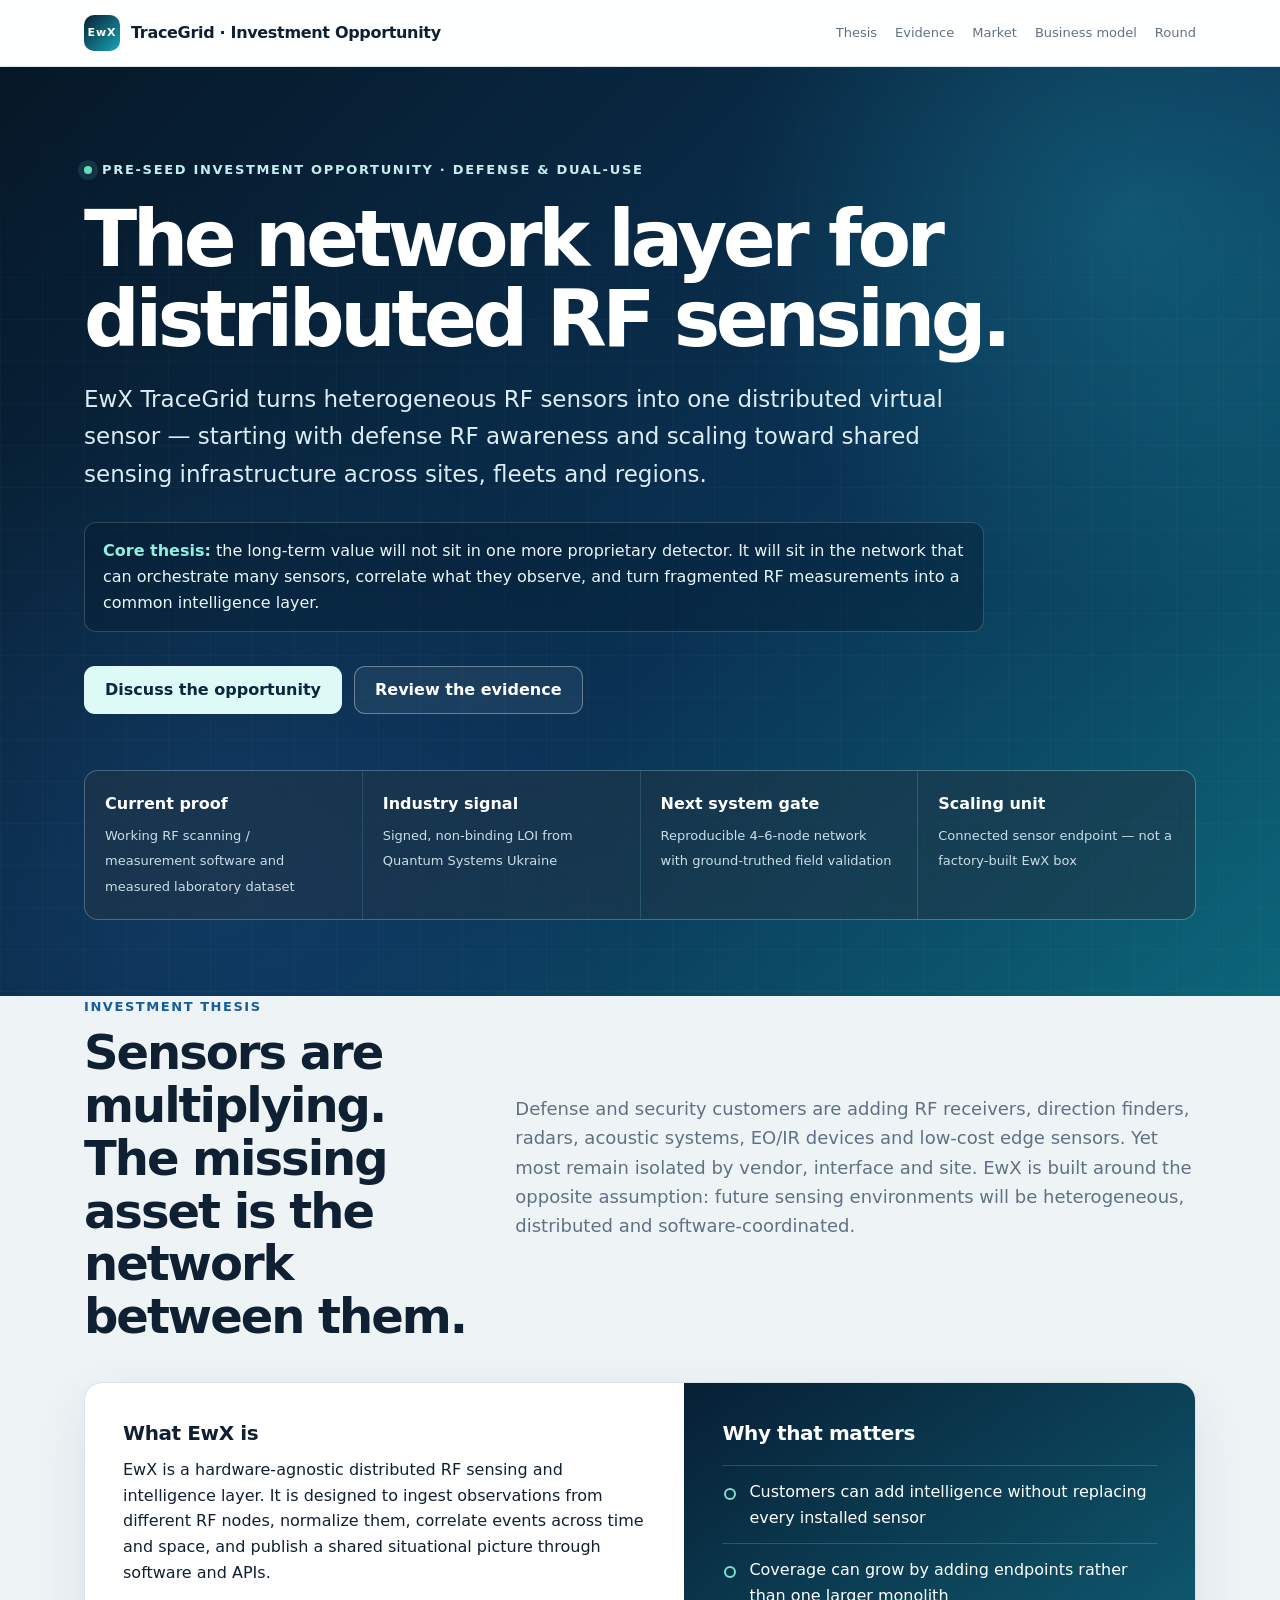
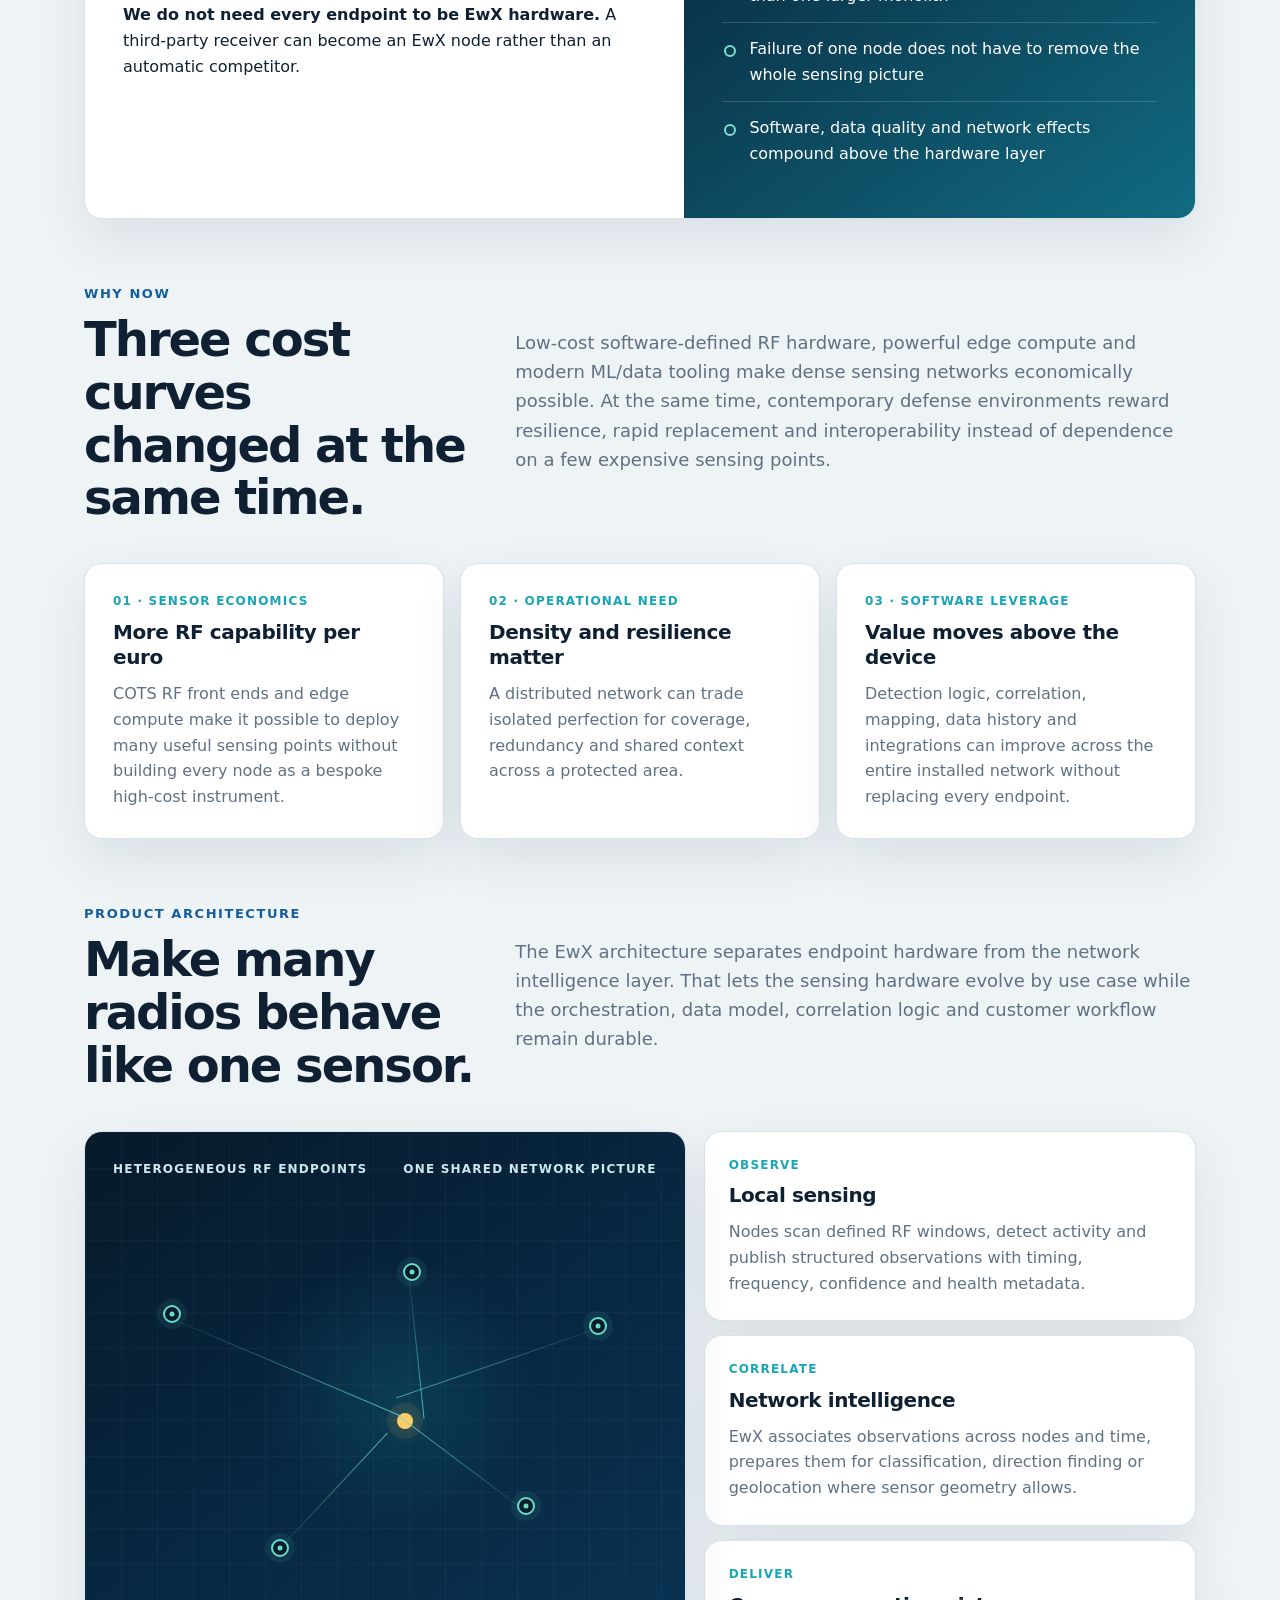
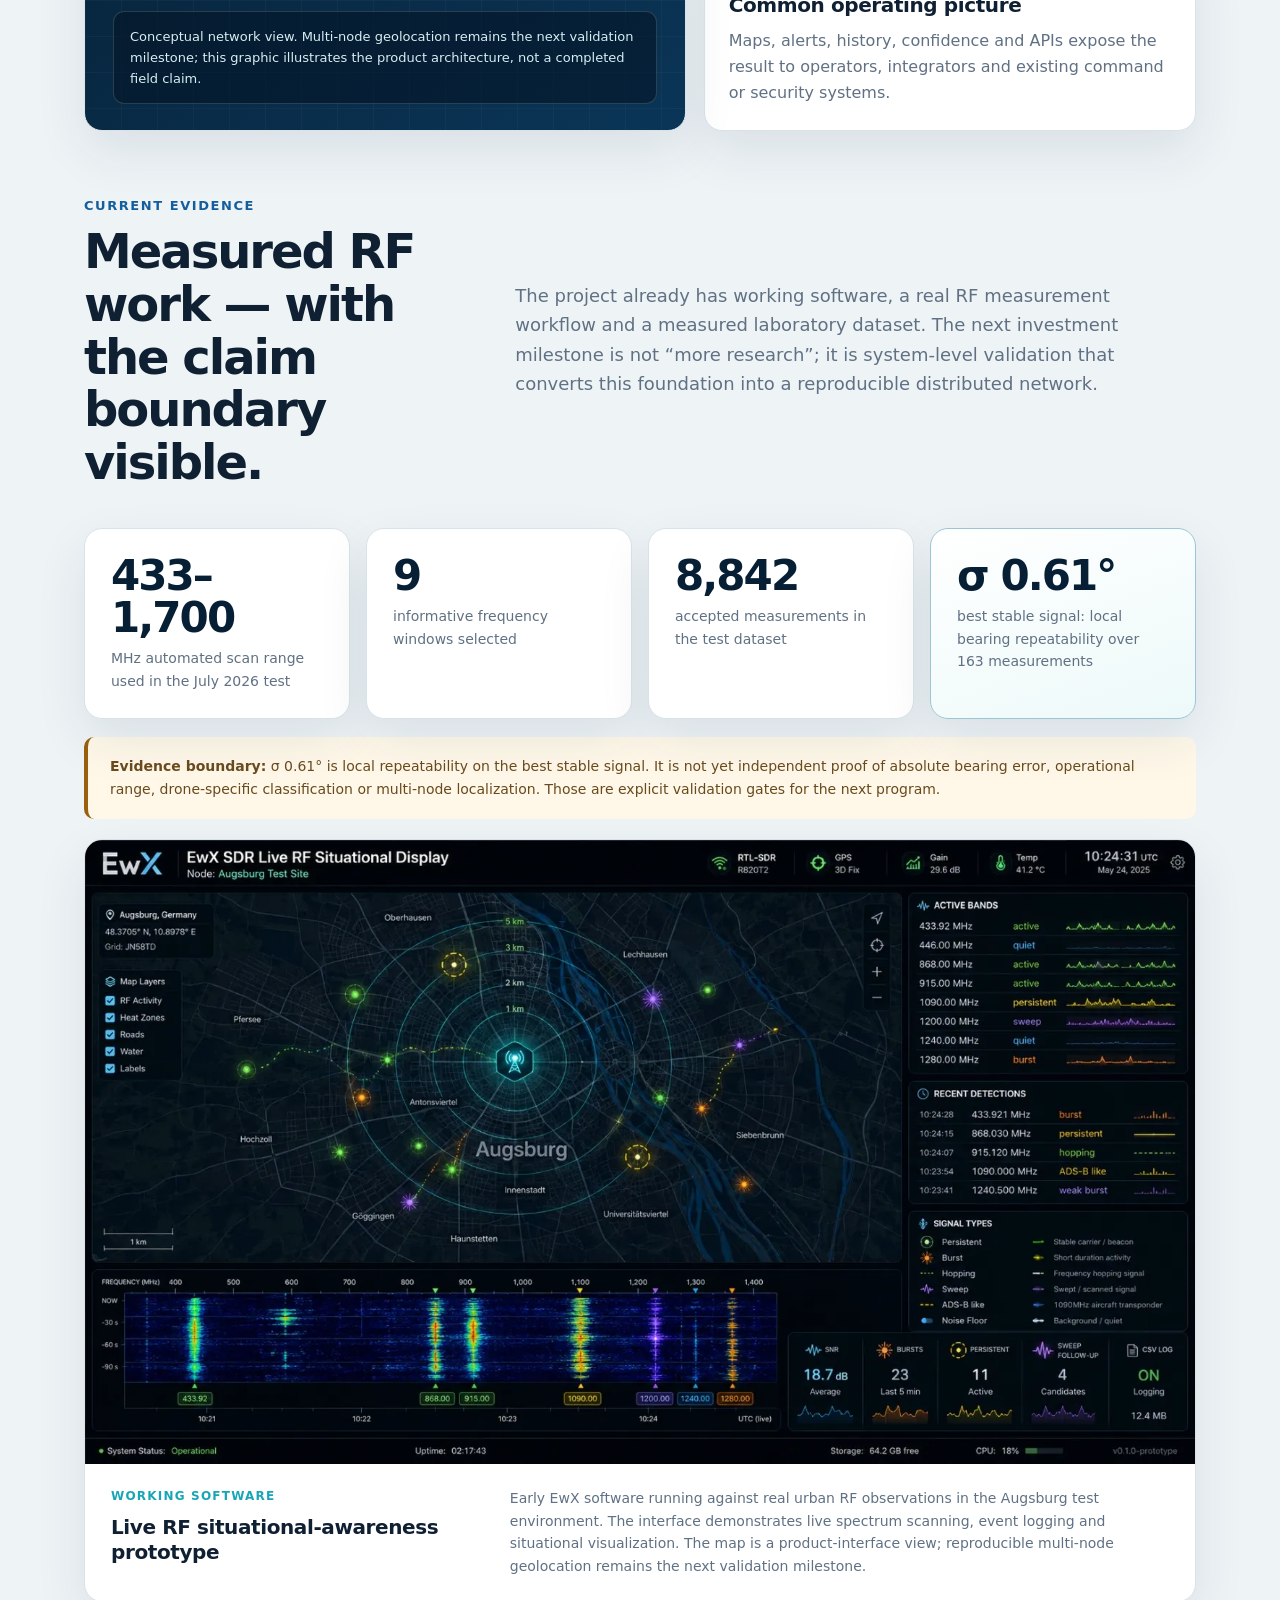
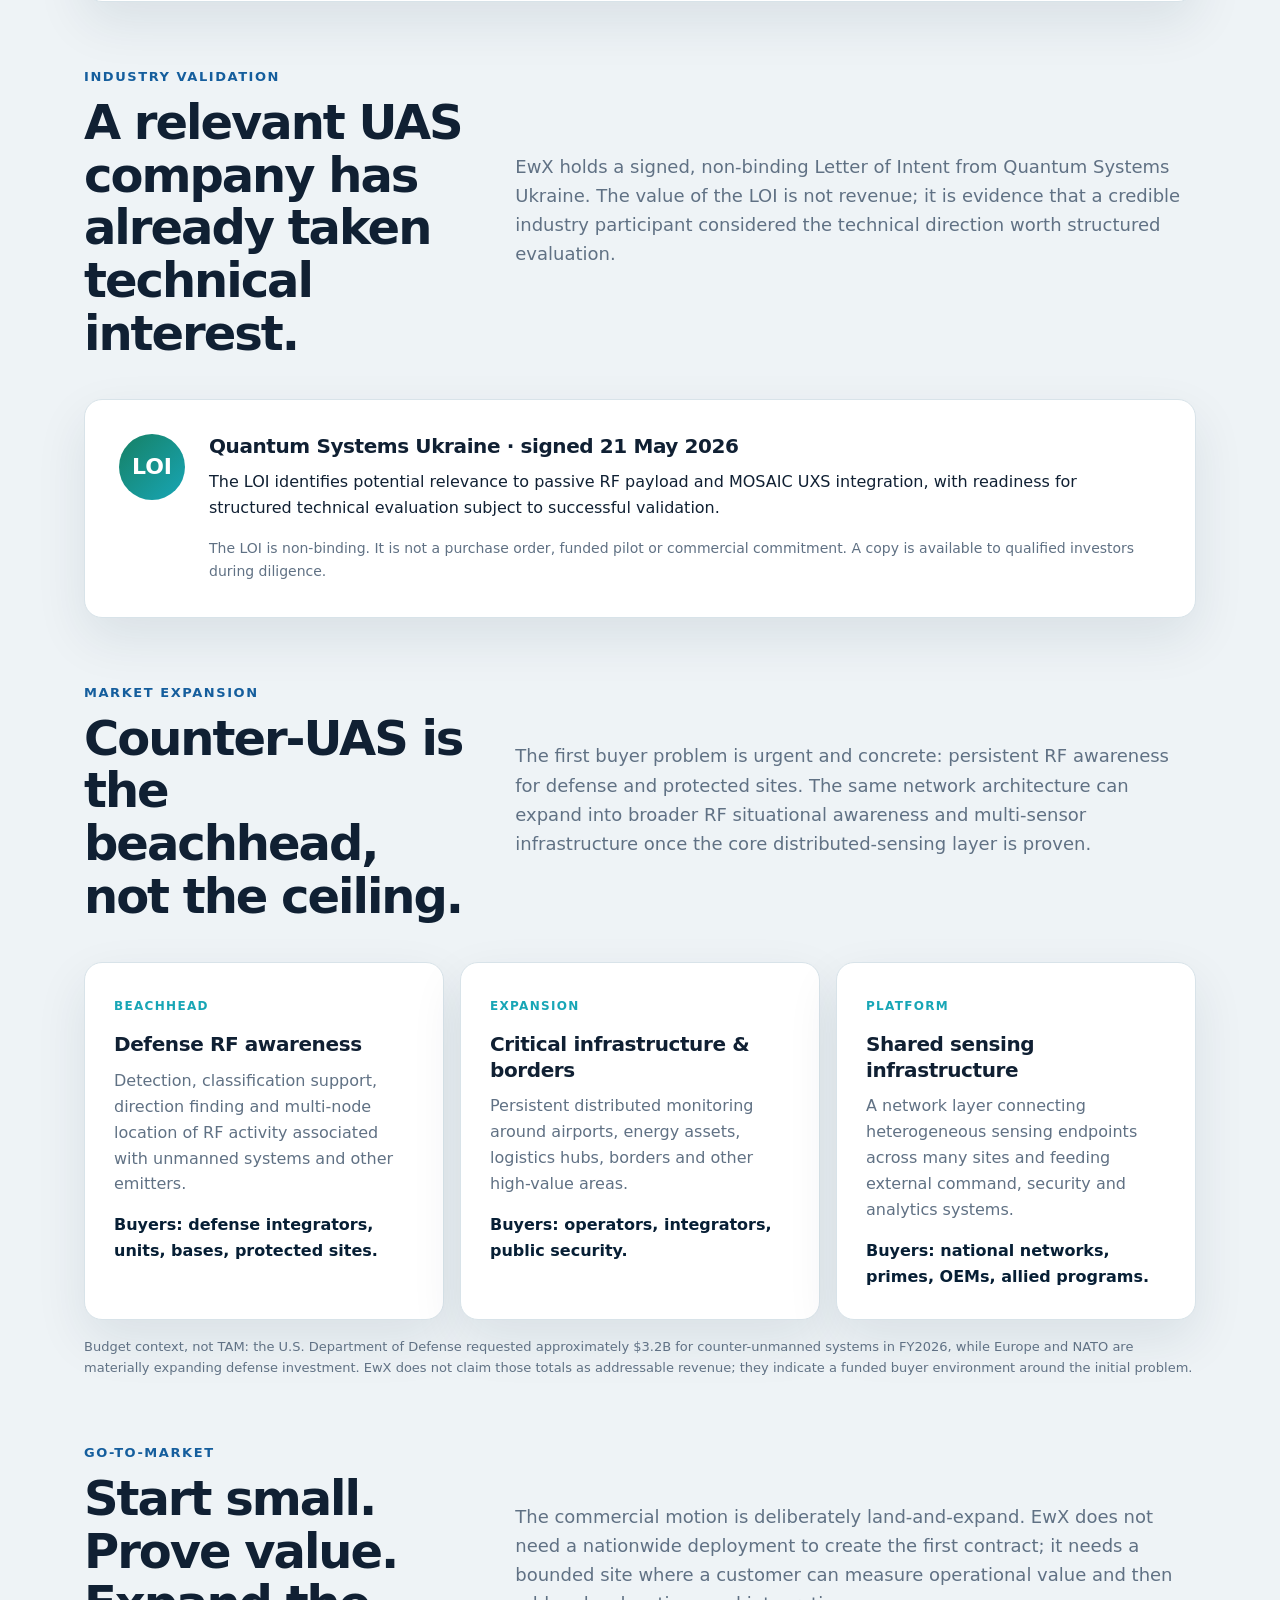
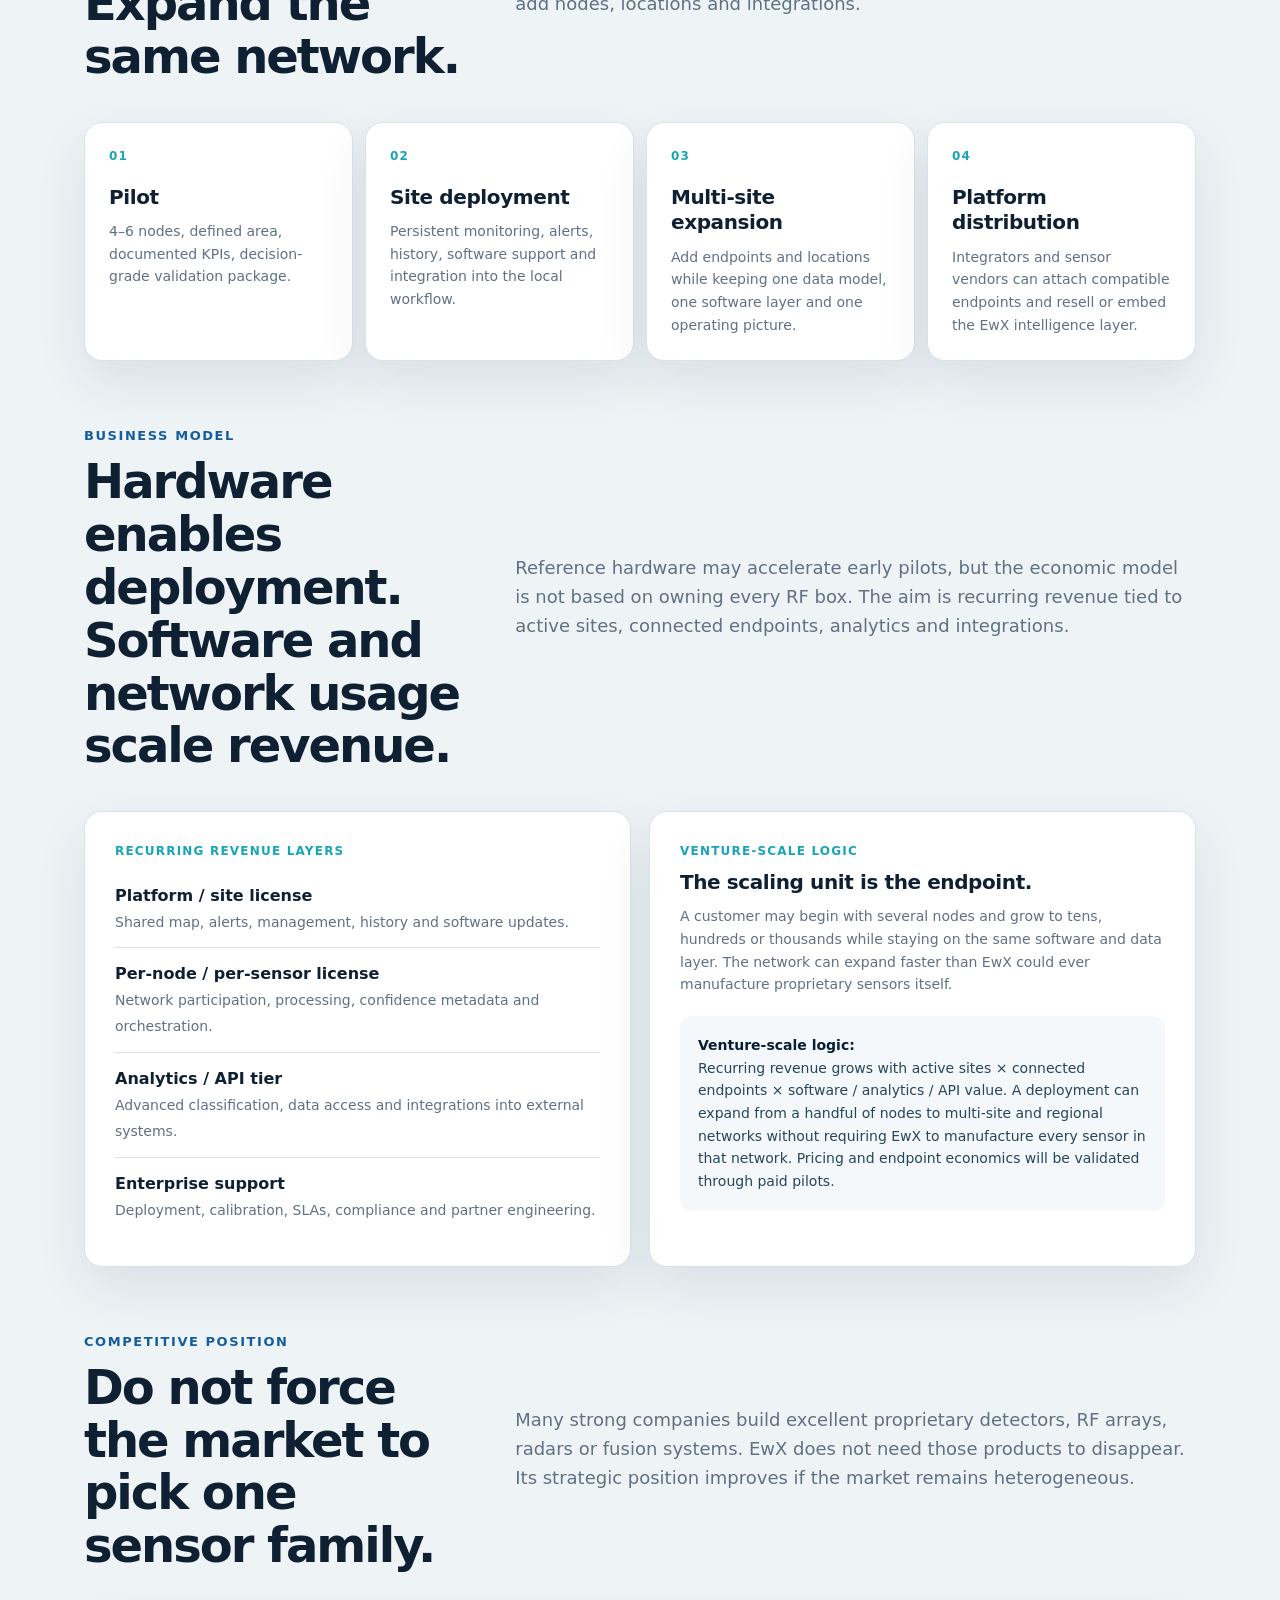
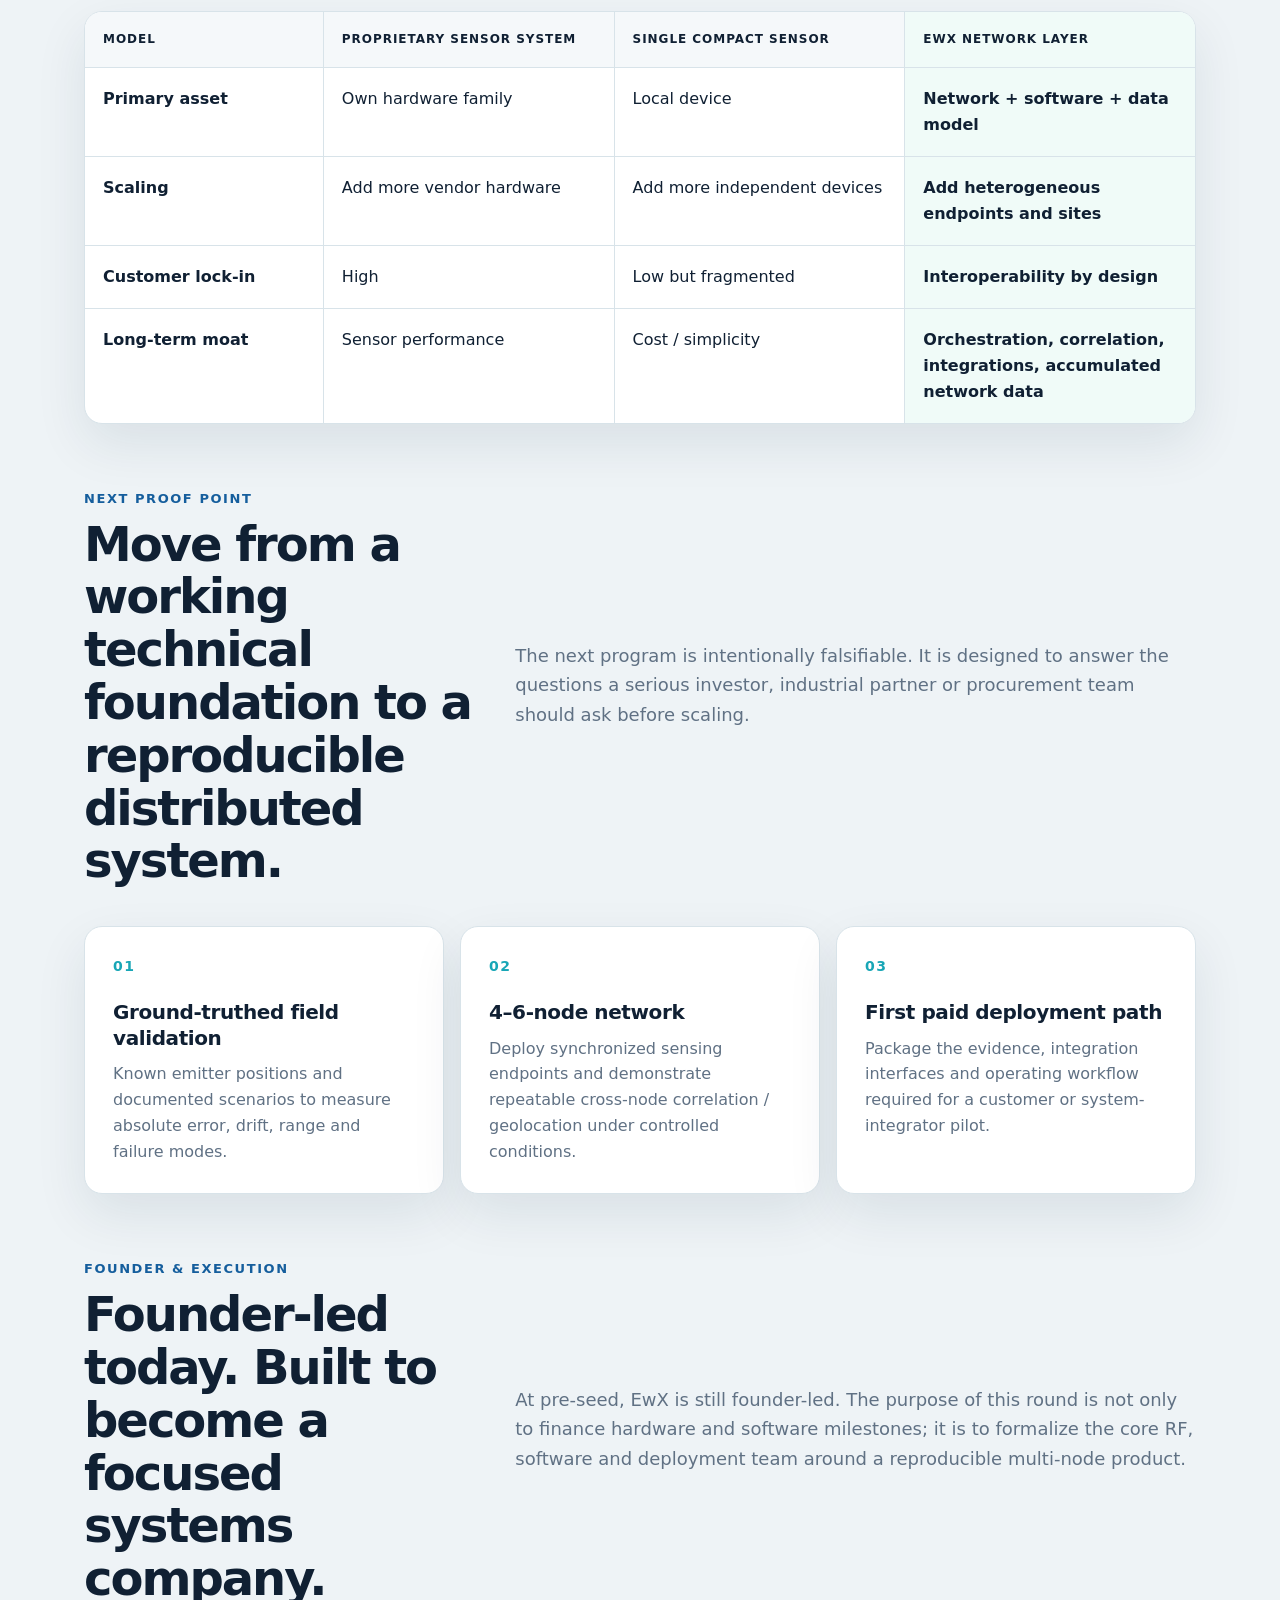
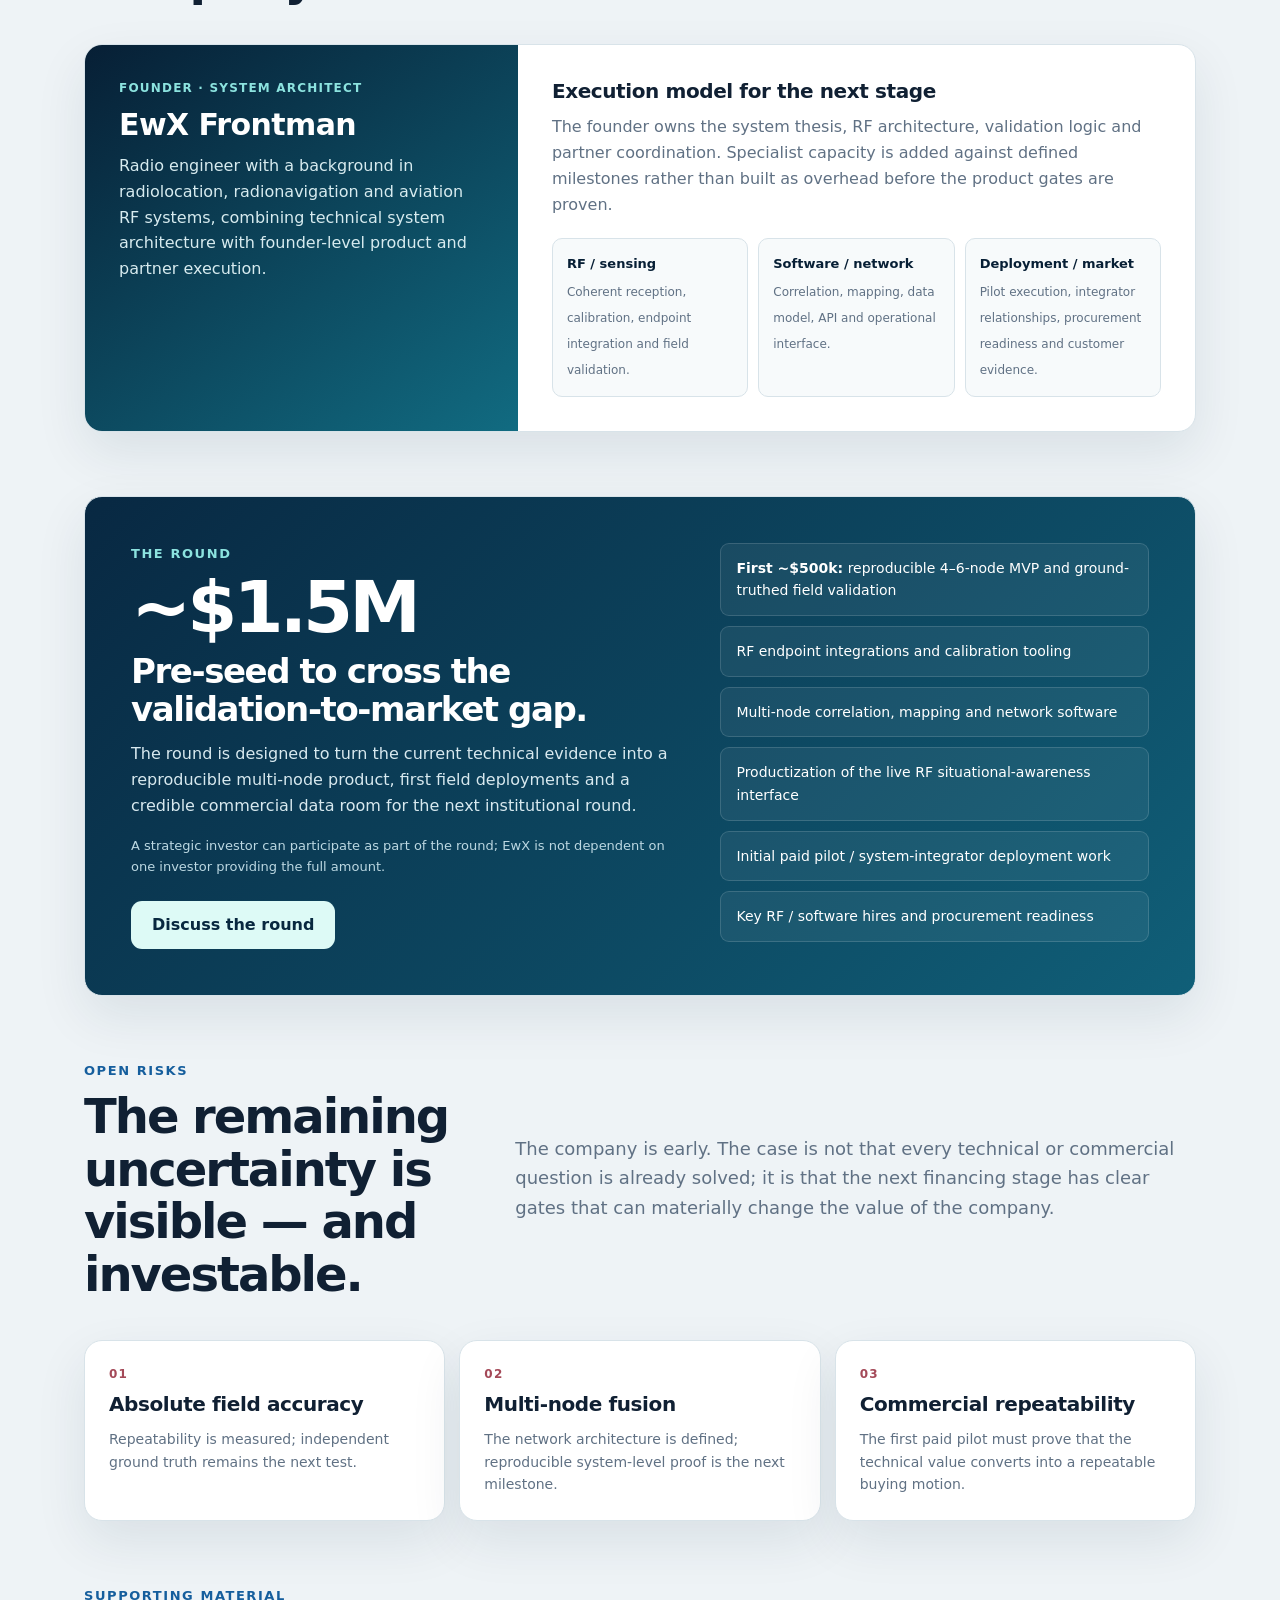
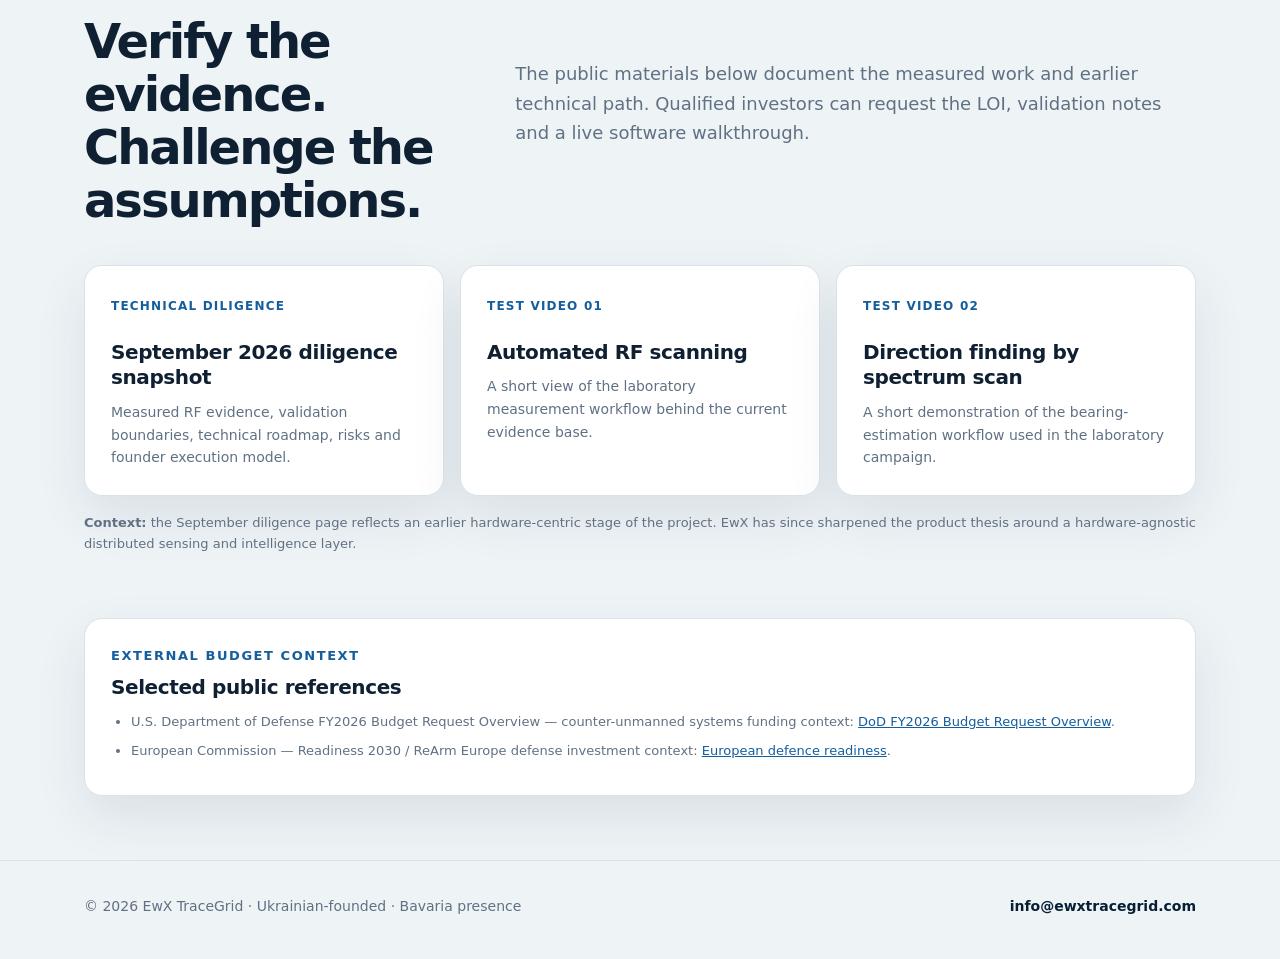
<file: investors/ewx_investment_opportunity_index_centered.html>
<!doctype html>
<html lang="en">
<head>
  <meta charset="utf-8">
  <meta name="viewport" content="width=device-width,initial-scale=1">
  <meta name="description" content="EwX TraceGrid is a pre-seed defense and dual-use investment opportunity building the network layer for distributed RF sensing.">
  <meta name="robots" content="noindex,nofollow">
  <meta property="og:title" content="EwX TraceGrid — Distributed RF Sensing Infrastructure">
  <meta property="og:description" content="A pre-seed defense and dual-use investment opportunity: turning heterogeneous RF sensors into a distributed sensing and intelligence network.">
  <meta property="og:type" content="website">
  <meta property="og:url" content="https://ewxtracegrid.github.io/investors/">
  <meta property="og:image" content="https://ewxtracegrid.github.io/investors/favicon-512.png">
  <meta name="twitter:card" content="summary">
  <meta name="twitter:title" content="EwX TraceGrid — Distributed RF Sensing Infrastructure">
  <meta name="twitter:description" content="A pre-seed defense and dual-use investment opportunity: turning heterogeneous RF sensors into a distributed sensing and intelligence network.">
  <meta name="twitter:image" content="https://ewxtracegrid.github.io/investors/favicon-512.png">
  <title>EwX TraceGrid — Investment Opportunity</title>
  <link rel="icon" href="./favicon.ico" sizes="any">
  <link rel="icon" type="image/png" sizes="32x32" href="./favicon-32.png">
  <link rel="icon" type="image/png" sizes="16x16" href="./favicon-16.png">
  <link rel="apple-touch-icon" sizes="180x180" href="./apple-touch-icon.png">
  <style>
    :root{
      --ink:#102033;--muted:#607184;--line:#d8e3e9;--soft:#f4f7f9;--white:#fff;
      --blue:#155e9d;--deep:#071f35;--deep2:#0b385d;--cyan:#18a6b6;--green:#168064;
      --amber:#99610d;--rose:#a44958;--shadow:0 20px 52px rgba(13,40,66,.09);
      --radius:18px;--max:1160px
    }
    *{box-sizing:border-box}html{scroll-behavior:smooth}body{margin:0;background:#eef3f6;color:var(--ink);font-family:Inter,ui-sans-serif,system-ui,-apple-system,"Segoe UI",sans-serif;line-height:1.62;-webkit-font-smoothing:antialiased}a{color:inherit}.shell{max-width:var(--max);margin:auto;padding:0 24px}
    .top{position:sticky;top:0;z-index:20;border-bottom:1px solid rgba(216,227,233,.92);background:rgba(255,255,255,.94);backdrop-filter:blur(15px)}.top .shell{min-height:66px;display:flex;align-items:center;justify-content:space-between;gap:24px}.brand{display:flex;align-items:center;gap:11px;text-decoration:none;font-weight:850;letter-spacing:-.02em}.mark{width:36px;height:36px;display:grid;place-items:center;border-radius:10px;color:#fff;background:linear-gradient(135deg,var(--deep),var(--cyan));font-size:11px;letter-spacing:.08em}.nav{display:flex;gap:18px;color:var(--muted);font-size:13px}.nav a{text-decoration:none}.nav a:hover{color:var(--blue)}
    .hero{position:relative;overflow:hidden;padding:92px 0 76px;color:#fff;background:radial-gradient(circle at 88% 16%,rgba(38,203,211,.24),transparent 29%),radial-gradient(circle at 16% 84%,rgba(57,129,220,.16),transparent 33%),linear-gradient(135deg,#061827 0%,#0a3153 56%,#0c6679)}.hero:after{content:"";position:absolute;inset:0;opacity:.12;background-image:linear-gradient(rgba(255,255,255,.18) 1px,transparent 1px),linear-gradient(90deg,rgba(255,255,255,.18) 1px,transparent 1px);background-size:42px 42px;mask-image:linear-gradient(to bottom,transparent,#000 28%);pointer-events:none}.hero .shell{position:relative;z-index:1}.eyebrow{display:flex;align-items:center;gap:10px;margin-bottom:20px;color:#c2eef0;font-size:13px;font-weight:850;letter-spacing:.13em;text-transform:uppercase}.dot{width:8px;height:8px;border-radius:50%;background:#65ddbd;box-shadow:0 0 0 6px rgba(101,221,189,.13)}h1,h2,h3,p{margin-top:0}h1{max-width:1000px;margin-bottom:22px;font-size:clamp(44px,7.2vw,78px);line-height:1.02;letter-spacing:-.057em}.lead{max-width:890px;margin-bottom:29px;color:#dcecf3;font-size:clamp(18px,2.2vw,23px)}.hero-thesis{max-width:900px;margin:0 0 34px;padding:15px 18px;border:1px solid rgba(255,255,255,.17);border-radius:12px;background:rgba(3,24,43,.34);color:#e9f7f8;font-size:16px}.hero-thesis strong{color:#8ff0df}.actions{display:flex;flex-wrap:wrap;gap:12px}.btn{display:inline-flex;align-items:center;justify-content:center;min-height:48px;padding:0 20px;border:1px solid transparent;border-radius:11px;text-decoration:none;font-weight:800;transition:.18s}.btn:hover{transform:translateY(-1px)}.btn.primary{color:#08283f;background:#ddfaf6}.btn.ghost{border-color:rgba(255,255,255,.34);background:rgba(255,255,255,.06)}
    .hero-meta{display:grid;grid-template-columns:repeat(4,1fr);gap:1px;margin-top:56px;overflow:hidden;border:1px solid rgba(255,255,255,.14);border-radius:14px;background:rgba(255,255,255,.12)}.hero-meta div{min-height:112px;padding:20px;background:rgba(4,25,45,.48)}.hero-meta strong{display:block;margin-bottom:5px;font-size:16px}.hero-meta span{color:#cadde7;font-size:13px}
    main{padding:62px 0 16px}section{scroll-margin-top:92px;margin-bottom:64px}.head{display:grid;grid-template-columns:.73fr 1.27fr;gap:40px;align-items:center;margin-bottom:26px}.kicker{margin-bottom:9px;color:var(--blue);font-size:13px;font-weight:850;letter-spacing:.12em;text-transform:uppercase}h2{margin-bottom:13px;font-size:clamp(31px,4vw,48px);line-height:1.1;letter-spacing:-.042em}h3{margin-bottom:10px;font-size:20px;line-height:1.28;letter-spacing:-.02em}.intro{color:var(--muted);font-size:18px}.panel{border:1px solid var(--line);border-radius:var(--radius);background:#fff;box-shadow:var(--shadow)}
    .problem{display:grid;grid-template-columns:1.08fr .92fr;overflow:hidden}.problem-copy,.problem-side{padding:38px}.problem-side{color:#fff;background:linear-gradient(145deg,var(--deep),#116b81)}.problem-side p{color:#d7ebef}.clean{padding:0;margin:18px 0 0;list-style:none}.clean li{position:relative;padding:13px 0 13px 27px;border-top:1px solid rgba(255,255,255,.16)}.clean li:before{content:"";position:absolute;left:2px;top:22px;width:8px;height:8px;border:2px solid #7ce0cc;border-radius:50%}
    .three{display:grid;grid-template-columns:repeat(3,1fr);gap:16px}.card{padding:28px}.card p{margin-bottom:0;color:var(--muted)}.mini{margin-bottom:8px;color:var(--cyan);font-size:12px;font-weight:850;letter-spacing:.1em;text-transform:uppercase}.bigline{margin:8px 0 0;font-size:26px;font-weight:850;letter-spacing:-.035em;color:var(--deep)}
    .network{display:grid;grid-template-columns:1.1fr .9fr;gap:18px}.network-visual{position:relative;min-height:430px;overflow:hidden;padding:28px;background:radial-gradient(circle at 52% 44%,rgba(24,166,182,.17),transparent 30%),linear-gradient(145deg,#061a2b,#0a3557);color:#fff}.network-visual .grid{position:absolute;inset:0;opacity:.13;background-image:linear-gradient(rgba(255,255,255,.25) 1px,transparent 1px),linear-gradient(90deg,rgba(255,255,255,.25) 1px,transparent 1px);background-size:36px 36px}.nv-head{position:relative;z-index:2;display:flex;justify-content:space-between;gap:18px;color:#cce8ee;font-size:12px;font-weight:800;letter-spacing:.1em}.node{position:absolute;width:18px;height:18px;border:2px solid #68dec9;border-radius:50%;background:#071b2c;box-shadow:0 0 0 6px rgba(104,222,201,.08)}.node:after{content:"";position:absolute;left:50%;top:50%;width:5px;height:5px;border-radius:50%;background:#68dec9;transform:translate(-50%,-50%)}.n1{left:13%;top:29%}.n2{left:31%;top:68%}.n3{left:53%;top:22%}.n4{left:72%;top:61%}.n5{left:84%;top:31%}.target{position:absolute;width:16px;height:16px;border-radius:50%;background:#ffcc67;box-shadow:0 0 0 10px rgba(255,204,103,.07),0 0 22px rgba(255,204,103,.35);left:52%;top:47%}.beam{position:absolute;height:1px;background:linear-gradient(90deg,rgba(104,222,201,.05),rgba(104,222,201,.78));transform-origin:left center}.b1{left:14%;top:31%;width:42%;transform:rotate(23deg)}.b2{left:32%;top:70%;width:27%;transform:rotate(-47deg)}.b3{left:54%;top:24%;width:24%;transform:rotate(84deg)}.b4{left:73%;top:63%;width:26%;transform:rotate(-143deg)}.b5{left:85%;top:33%;width:35%;transform:rotate(161deg)}.nv-caption{position:absolute;z-index:2;left:28px;right:28px;bottom:26px;padding:14px 16px;border:1px solid rgba(255,255,255,.15);border-radius:11px;background:rgba(4,22,39,.62);color:#d8edf1;font-size:13px}.network-copy{display:grid;gap:14px}.network-copy .panel{padding:24px}.network-copy p{margin-bottom:0;color:var(--muted)}
    .metrics{display:grid;grid-template-columns:repeat(4,1fr);gap:16px}.metric{padding:26px}.metric .value{margin-bottom:8px;color:var(--deep);font-size:clamp(28px,3.7vw,42px);line-height:1;font-weight:860;letter-spacing:-.046em}.metric .label{color:var(--muted);font-size:14px}.metric.featured{border-color:#9bc6d5;background:linear-gradient(160deg,#fff,#edf9f9)}.boundary{margin-top:18px;padding:18px 22px;border-left:4px solid var(--amber);border-radius:10px;color:#694a1d;background:#fff8e9;font-size:14px}
    .loi{display:grid;grid-template-columns:auto 1fr;gap:24px;padding:34px;align-items:start}.seal{width:66px;height:66px;display:grid;place-items:center;border-radius:50%;color:#fff;background:linear-gradient(135deg,var(--green),var(--cyan));font-size:22px;font-weight:850}.legal{margin-bottom:0;color:var(--muted);font-size:14px}
    .live-demo{margin-top:20px;overflow:hidden}.live-demo img{display:block;width:100%;height:auto;background:#071725}.live-demo-copy{display:grid;grid-template-columns:.72fr 1.28fr;gap:28px;padding:23px 26px;align-items:start}.live-demo-copy h3{margin-bottom:0}.live-demo-copy p{margin-bottom:0;color:var(--muted);font-size:14px}
    .founder{display:grid;grid-template-columns:.78fr 1.22fr;overflow:hidden}.founder-id{padding:34px;color:#fff;background:linear-gradient(145deg,var(--deep),#116b81)}.founder-id .mini{color:#8ce3df}.founder-id h3{font-size:30px;margin-bottom:8px}.founder-id p{margin-bottom:0;color:#d7ebef}.founder-copy{padding:34px}.founder-copy p{color:var(--muted)}.founder-points{display:grid;grid-template-columns:repeat(3,1fr);gap:10px;margin-top:20px}.founder-points div{padding:14px;border:1px solid var(--line);border-radius:10px;background:#f7fafb}.founder-points strong{display:block;margin-bottom:4px;color:var(--deep);font-size:13px}.founder-points span{color:var(--muted);font-size:12px;line-height:1.4}
    .market-grid{display:grid;grid-template-columns:repeat(3,1fr);gap:16px}.market{padding:29px}.market .stepno{display:inline-block;margin-bottom:16px;color:var(--cyan);font-size:12px;font-weight:850;letter-spacing:.11em}.market p{color:var(--muted);margin-bottom:0}.market strong{display:block;margin-top:15px;color:var(--deep)}
    .gtm{display:grid;grid-template-columns:repeat(4,1fr);gap:12px;counter-reset:g}.gtm .panel{padding:24px;counter-increment:g}.gtm .panel:before{content:"0" counter(g);display:block;margin-bottom:18px;color:var(--cyan);font-size:12px;font-weight:850;letter-spacing:.1em}.gtm p{margin-bottom:0;color:var(--muted);font-size:14px}
    .biz{display:grid;grid-template-columns:1fr 1fr;gap:18px}.biz .panel{padding:30px}.rev{padding:0;margin:0;list-style:none}.rev li{padding:13px 0;border-top:1px solid var(--line)}.rev li:first-child{border-top:0}.equation{margin-top:20px;padding:18px;border-radius:12px;background:#f4f8fa;color:#25465b;font-size:14px}.equation strong{color:var(--deep)}
    .compare{overflow:hidden}.compare-row{display:grid;grid-template-columns:.9fr 1.1fr 1.1fr 1.1fr;border-top:1px solid var(--line)}.compare-row:first-child{border-top:0}.compare-row>div{padding:18px}.compare-row>div+div{border-left:1px solid var(--line)}.compare-head{background:#f5f8fa;font-size:12px;font-weight:850;letter-spacing:.08em;text-transform:uppercase}.win{background:#f0fbf8}.small{font-size:14px;color:var(--muted)}
    .economics{overflow:hidden;color:#fff;background:linear-gradient(135deg,#082943,#106177)}.economics-inner{display:grid;grid-template-columns:1fr 1fr;gap:42px;padding:42px}.economics .kicker{color:#90e4df}.economics p{color:#d8ebef}.math{display:grid;gap:11px}.math div{padding:15px 16px;border:1px solid rgba(255,255,255,.14);border-radius:10px;background:rgba(255,255,255,.06)}.math strong{display:block;font-size:23px}.disclaimer{margin-top:14px;color:#bdd5dd!important;font-size:12px}
    .pilot{display:grid;grid-template-columns:repeat(3,1fr);gap:16px;counter-reset:step}.step{padding:28px;counter-increment:step}.step:before{content:"0" counter(step);display:block;margin-bottom:22px;color:var(--cyan);font-size:14px;font-weight:850;letter-spacing:.1em}.step p{margin-bottom:0;color:var(--muted)}
    .ask{overflow:hidden;color:#fff;background:linear-gradient(135deg,#082842,#105f78)}.ask-inner{display:grid;grid-template-columns:1.12fr .88fr;gap:44px;padding:46px;align-items:start}.ask .kicker{color:#8ce3df}.ask p{color:#d8e9ef}.funds{display:grid;gap:10px;padding:0;margin:0;list-style:none}.funds li{padding:13px 15px;border:1px solid rgba(255,255,255,.14);border-radius:9px;background:rgba(255,255,255,.06);font-size:14px}.ask-number{font-size:clamp(44px,6vw,72px);font-weight:880;letter-spacing:-.055em;line-height:.95;margin:8px 0 12px}.ask-sub{color:#bcd8e2!important;font-size:13px}
    .risk{display:grid;grid-template-columns:repeat(3,1fr);gap:14px}.risk .panel{padding:24px}.risk p{margin-bottom:0;color:var(--muted);font-size:14px}.risk .mini{color:var(--rose)}
    .links{display:grid;grid-template-columns:repeat(3,1fr);gap:16px}.link{display:block;min-height:182px;padding:26px;text-decoration:none;transition:.18s}.link:hover{transform:translateY(-2px);border-color:#99c5d5}.tag{display:inline-block;margin-bottom:23px;color:var(--blue);font-size:12px;font-weight:850;letter-spacing:.1em;text-transform:uppercase}.link p{margin-bottom:0;color:var(--muted);font-size:14px}.note{margin-top:16px;color:var(--muted);font-size:13px}
    .sources{padding:26px}.sources ul{margin:0;padding-left:20px}.sources li{margin:8px 0;color:var(--muted);font-size:13px}.sources a{color:var(--blue)}
    footer{margin-top:50px;padding:34px 0 42px;border-top:1px solid var(--line);color:var(--muted);font-size:14px}.foot{display:flex;align-items:center;justify-content:space-between;gap:24px}.foot a{color:var(--deep);font-weight:750;text-decoration:none}
    @media(max-width:950px){.hero-meta{grid-template-columns:repeat(2,1fr)}.head,.problem,.network,.biz,.economics-inner,.ask-inner,.live-demo-copy,.founder{grid-template-columns:1fr;gap:24px}.three,.market-grid,.pilot,.risk{grid-template-columns:1fr 1fr}.gtm{grid-template-columns:1fr 1fr}.compare-row{grid-template-columns:1fr 1fr}.compare-row>div:nth-child(3),.compare-row>div:nth-child(4){border-top:1px solid var(--line)}}
    @media(max-width:650px){.nav{display:none}.shell{padding:0 18px}.hero{padding:70px 0 58px}.hero-meta,.metrics,.three,.market-grid,.pilot,.risk,.gtm,.links{grid-template-columns:1fr}.problem-copy,.problem-side,.ask-inner,.economics-inner{padding:28px}h1{font-size:43px}.compare-row{grid-template-columns:1fr}.compare-row>div+div{border-left:0;border-top:1px solid var(--line)}.foot{align-items:flex-start;flex-direction:column}.network-visual{min-height:360px}.founder-points{grid-template-columns:1fr}.live-demo-copy,.founder-id,.founder-copy{padding:22px}}
    @media print{.top,.actions{display:none}body{background:#fff}.hero{padding:42px 0;print-color-adjust:exact;-webkit-print-color-adjust:exact}main{padding-top:38px}section{margin-bottom:44px;break-inside:avoid}.panel,.ask,.economics{box-shadow:none}}
  </style>
</head>
<body>
  <header class="top"><div class="shell"><a class="brand" href="#top"><span class="mark">EwX</span><span>TraceGrid · Investment Opportunity</span></a><nav class="nav"><a href="#thesis">Thesis</a><a href="#evidence">Evidence</a><a href="#market">Market</a><a href="#model">Business model</a><a href="#round">Round</a></nav></div></header>

  <div class="hero" id="top"><div class="shell">
    <div class="eyebrow"><span class="dot"></span>Pre-seed investment opportunity · Defense & dual-use</div>
    <h1>The network layer for distributed RF sensing.</h1>
    <p class="lead">EwX TraceGrid turns heterogeneous RF sensors into one distributed virtual sensor — starting with defense RF awareness and scaling toward shared sensing infrastructure across sites, fleets and regions.</p>
    <div class="hero-thesis"><strong>Core thesis:</strong> the long-term value will not sit in one more proprietary detector. It will sit in the network that can orchestrate many sensors, correlate what they observe, and turn fragmented RF measurements into a common intelligence layer.</div>
    <div class="actions"><a class="btn primary" href="mailto:info@ewxtracegrid.com?subject=EwX%20TraceGrid%20investment%20opportunity">Discuss the opportunity</a><a class="btn ghost" href="#evidence">Review the evidence</a></div>
    <div class="hero-meta">
      <div><strong>Current proof</strong><span>Working RF scanning / measurement software and measured laboratory dataset</span></div>
      <div><strong>Industry signal</strong><span>Signed, non-binding LOI from Quantum Systems Ukraine</span></div>
      <div><strong>Next system gate</strong><span>Reproducible 4–6-node network with ground-truthed field validation</span></div>
      <div><strong>Scaling unit</strong><span>Connected sensor endpoint — not a factory-built EwX box</span></div>
    </div>
  </div></div>

  <main class="shell">
    <section id="thesis">
      <div class="head"><div><div class="kicker">Investment thesis</div><h2>Sensors are multiplying. The missing asset is the network between them.</h2></div><p class="intro">Defense and security customers are adding RF receivers, direction finders, radars, acoustic systems, EO/IR devices and low-cost edge sensors. Yet most remain isolated by vendor, interface and site. EwX is built around the opposite assumption: future sensing environments will be heterogeneous, distributed and software-coordinated.</p></div>
      <div class="panel problem">
        <div class="problem-copy"><h3>What EwX is</h3><p>EwX is a hardware-agnostic distributed RF sensing and intelligence layer. It is designed to ingest observations from different RF nodes, normalize them, correlate events across time and space, and publish a shared situational picture through software and APIs.</p><p style="margin-bottom:0"><strong>We do not need every endpoint to be EwX hardware.</strong> A third-party receiver can become an EwX node rather than an automatic competitor.</p></div>
        <div class="problem-side"><h3>Why that matters</h3><ul class="clean"><li>Customers can add intelligence without replacing every installed sensor</li><li>Coverage can grow by adding endpoints rather than one larger monolith</li><li>Failure of one node does not have to remove the whole sensing picture</li><li>Software, data quality and network effects compound above the hardware layer</li></ul></div>
      </div>
    </section>

    <section>
      <div class="head"><div><div class="kicker">Why now</div><h2>Three cost curves changed at the same time.</h2></div><p class="intro">Low-cost software-defined RF hardware, powerful edge compute and modern ML/data tooling make dense sensing networks economically possible. At the same time, contemporary defense environments reward resilience, rapid replacement and interoperability instead of dependence on a few expensive sensing points.</p></div>
      <div class="three">
        <article class="panel card"><div class="mini">01 · Sensor economics</div><h3>More RF capability per euro</h3><p>COTS RF front ends and edge compute make it possible to deploy many useful sensing points without building every node as a bespoke high-cost instrument.</p></article>
        <article class="panel card"><div class="mini">02 · Operational need</div><h3>Density and resilience matter</h3><p>A distributed network can trade isolated perfection for coverage, redundancy and shared context across a protected area.</p></article>
        <article class="panel card"><div class="mini">03 · Software leverage</div><h3>Value moves above the device</h3><p>Detection logic, correlation, mapping, data history and integrations can improve across the entire installed network without replacing every endpoint.</p></article>
      </div>
    </section>

    <section>
      <div class="head"><div><div class="kicker">Product architecture</div><h2>Make many radios behave like one sensor.</h2></div><p class="intro">The EwX architecture separates endpoint hardware from the network intelligence layer. That lets the sensing hardware evolve by use case while the orchestration, data model, correlation logic and customer workflow remain durable.</p></div>
      <div class="network">
        <div class="panel network-visual" aria-label="Conceptual illustration of heterogeneous RF nodes contributing to one virtual sensor">
          <div class="grid"></div><div class="nv-head"><span>HETEROGENEOUS RF ENDPOINTS</span><span>ONE SHARED NETWORK PICTURE</span></div>
          <div class="node n1"></div><div class="node n2"></div><div class="node n3"></div><div class="node n4"></div><div class="node n5"></div><div class="target"></div>
          <div class="beam b1"></div><div class="beam b2"></div><div class="beam b3"></div><div class="beam b4"></div><div class="beam b5"></div>
          <div class="nv-caption">Conceptual network view. Multi-node geolocation remains the next validation milestone; this graphic illustrates the product architecture, not a completed field claim.</div>
        </div>
        <div class="network-copy">
          <div class="panel"><div class="mini">Observe</div><h3>Local sensing</h3><p>Nodes scan defined RF windows, detect activity and publish structured observations with timing, frequency, confidence and health metadata.</p></div>
          <div class="panel"><div class="mini">Correlate</div><h3>Network intelligence</h3><p>EwX associates observations across nodes and time, prepares them for classification, direction finding or geolocation where sensor geometry allows.</p></div>
          <div class="panel"><div class="mini">Deliver</div><h3>Common operating picture</h3><p>Maps, alerts, history, confidence and APIs expose the result to operators, integrators and existing command or security systems.</p></div>
        </div>
      </div>
    </section>

    <section id="evidence">
      <div class="head"><div><div class="kicker">Current evidence</div><h2>Measured RF work — with the claim boundary visible.</h2></div><p class="intro">The project already has working software, a real RF measurement workflow and a measured laboratory dataset. The next investment milestone is not “more research”; it is system-level validation that converts this foundation into a reproducible distributed network.</p></div>
      <div class="metrics">
        <div class="panel metric"><div class="value">433–1,700</div><div class="label">MHz automated scan range used in the July 2026 test</div></div>
        <div class="panel metric"><div class="value">9</div><div class="label">informative frequency windows selected</div></div>
        <div class="panel metric"><div class="value">8,842</div><div class="label">accepted measurements in the test dataset</div></div>
        <div class="panel metric featured"><div class="value">σ 0.61°</div><div class="label">best stable signal: local bearing repeatability over 163 measurements</div></div>
      </div>
      <div class="boundary"><strong>Evidence boundary:</strong> σ 0.61° is local repeatability on the best stable signal. It is not yet independent proof of absolute bearing error, operational range, drone-specific classification or multi-node localization. Those are explicit validation gates for the next program.</div>
      <div class="panel live-demo">
        <img src="[data-uri]" alt="EwX live RF situational-awareness prototype showing spectrum activity and event visualization in the Augsburg test environment">
        <div class="live-demo-copy"><div><div class="mini">Working software</div><h3>Live RF situational-awareness prototype</h3></div><p>Early EwX software running against real urban RF observations in the Augsburg test environment. The interface demonstrates live spectrum scanning, event logging and situational visualization. The map is a product-interface view; reproducible multi-node geolocation remains the next validation milestone.</p></div>
      </div>
    </section>

    <section id="industry">
      <div class="head"><div><div class="kicker">Industry validation</div><h2>A relevant UAS company has already taken technical interest.</h2></div><p class="intro">EwX holds a signed, non-binding Letter of Intent from Quantum Systems Ukraine. The value of the LOI is not revenue; it is evidence that a credible industry participant considered the technical direction worth structured evaluation.</p></div>
      <div class="panel loi"><div class="seal">LOI</div><div><h3>Quantum Systems Ukraine · signed 21 May 2026</h3><p>The LOI identifies potential relevance to passive RF payload and MOSAIC UXS integration, with readiness for structured technical evaluation subject to successful validation.</p><p class="legal">The LOI is non-binding. It is not a purchase order, funded pilot or commercial commitment. A copy is available to qualified investors during diligence.</p></div></div>
    </section>

    <section id="market">
      <div class="head"><div><div class="kicker">Market expansion</div><h2>Counter-UAS is the beachhead, not the ceiling.</h2></div><p class="intro">The first buyer problem is urgent and concrete: persistent RF awareness for defense and protected sites. The same network architecture can expand into broader RF situational awareness and multi-sensor infrastructure once the core distributed-sensing layer is proven.</p></div>
      <div class="market-grid">
        <article class="panel market"><span class="stepno">BEACHHEAD</span><h3>Defense RF awareness</h3><p>Detection, classification support, direction finding and multi-node location of RF activity associated with unmanned systems and other emitters.</p><strong>Buyers: defense integrators, units, bases, protected sites.</strong></article>
        <article class="panel market"><span class="stepno">EXPANSION</span><h3>Critical infrastructure & borders</h3><p>Persistent distributed monitoring around airports, energy assets, logistics hubs, borders and other high-value areas.</p><strong>Buyers: operators, integrators, public security.</strong></article>
        <article class="panel market"><span class="stepno">PLATFORM</span><h3>Shared sensing infrastructure</h3><p>A network layer connecting heterogeneous sensing endpoints across many sites and feeding external command, security and analytics systems.</p><strong>Buyers: national networks, primes, OEMs, allied programs.</strong></article>
      </div>
      <p class="note">Budget context, not TAM: the U.S. Department of Defense requested approximately $3.2B for counter-unmanned systems in FY2026, while Europe and NATO are materially expanding defense investment. EwX does not claim those totals as addressable revenue; they indicate a funded buyer environment around the initial problem.</p>
    </section>

    <section>
      <div class="head"><div><div class="kicker">Go-to-market</div><h2>Start small. Prove value. Expand the same network.</h2></div><p class="intro">The commercial motion is deliberately land-and-expand. EwX does not need a nationwide deployment to create the first contract; it needs a bounded site where a customer can measure operational value and then add nodes, locations and integrations.</p></div>
      <div class="gtm">
        <div class="panel"><h3>Pilot</h3><p>4–6 nodes, defined area, documented KPIs, decision-grade validation package.</p></div>
        <div class="panel"><h3>Site deployment</h3><p>Persistent monitoring, alerts, history, software support and integration into the local workflow.</p></div>
        <div class="panel"><h3>Multi-site expansion</h3><p>Add endpoints and locations while keeping one data model, one software layer and one operating picture.</p></div>
        <div class="panel"><h3>Platform distribution</h3><p>Integrators and sensor vendors can attach compatible endpoints and resell or embed the EwX intelligence layer.</p></div>
      </div>
    </section>

    <section id="model">
      <div class="head"><div><div class="kicker">Business model</div><h2>Hardware enables deployment. Software and network usage scale revenue.</h2></div><p class="intro">Reference hardware may accelerate early pilots, but the economic model is not based on owning every RF box. The aim is recurring revenue tied to active sites, connected endpoints, analytics and integrations.</p></div>
      <div class="biz">
        <div class="panel"><div class="mini">Recurring revenue layers</div><ul class="rev"><li><strong>Platform / site license</strong><br><span class="small">Shared map, alerts, management, history and software updates.</span></li><li><strong>Per-node / per-sensor license</strong><br><span class="small">Network participation, processing, confidence metadata and orchestration.</span></li><li><strong>Analytics / API tier</strong><br><span class="small">Advanced classification, data access and integrations into external systems.</span></li><li><strong>Enterprise support</strong><br><span class="small">Deployment, calibration, SLAs, compliance and partner engineering.</span></li></ul></div>
        <div class="panel"><div class="mini">Venture-scale logic</div><h3>The scaling unit is the endpoint.</h3><p class="small">A customer may begin with several nodes and grow to tens, hundreds or thousands while staying on the same software and data layer. The network can expand faster than EwX could ever manufacture proprietary sensors itself.</p><div class="equation"><strong>Venture-scale logic:</strong><br>Recurring revenue grows with active sites × connected endpoints × software / analytics / API value. A deployment can expand from a handful of nodes to multi-site and regional networks without requiring EwX to manufacture every sensor in that network. Pricing and endpoint economics will be validated through paid pilots.</div></div>
      </div>
    </section>

    <section>
      <div class="head"><div><div class="kicker">Competitive position</div><h2>Do not force the market to pick one sensor family.</h2></div><p class="intro">Many strong companies build excellent proprietary detectors, RF arrays, radars or fusion systems. EwX does not need those products to disappear. Its strategic position improves if the market remains heterogeneous.</p></div>
      <div class="panel compare">
        <div class="compare-row compare-head"><div>Model</div><div>Proprietary sensor system</div><div>Single compact sensor</div><div class="win">EwX network layer</div></div>
        <div class="compare-row"><div><strong>Primary asset</strong></div><div>Own hardware family</div><div>Local device</div><div class="win"><strong>Network + software + data model</strong></div></div>
        <div class="compare-row"><div><strong>Scaling</strong></div><div>Add more vendor hardware</div><div>Add more independent devices</div><div class="win"><strong>Add heterogeneous endpoints and sites</strong></div></div>
        <div class="compare-row"><div><strong>Customer lock-in</strong></div><div>High</div><div>Low but fragmented</div><div class="win"><strong>Interoperability by design</strong></div></div>
        <div class="compare-row"><div><strong>Long-term moat</strong></div><div>Sensor performance</div><div>Cost / simplicity</div><div class="win"><strong>Orchestration, correlation, integrations, accumulated network data</strong></div></div>
      </div>
    </section>

    <section>
      <div class="head"><div><div class="kicker">Next proof point</div><h2>Move from a working technical foundation to a reproducible distributed system.</h2></div><p class="intro">The next program is intentionally falsifiable. It is designed to answer the questions a serious investor, industrial partner or procurement team should ask before scaling.</p></div>
      <div class="pilot">
        <div class="panel step"><h3>Ground-truthed field validation</h3><p>Known emitter positions and documented scenarios to measure absolute error, drift, range and failure modes.</p></div>
        <div class="panel step"><h3>4–6-node network</h3><p>Deploy synchronized sensing endpoints and demonstrate repeatable cross-node correlation / geolocation under controlled conditions.</p></div>
        <div class="panel step"><h3>First paid deployment path</h3><p>Package the evidence, integration interfaces and operating workflow required for a customer or system-integrator pilot.</p></div>
      </div>
    </section>

    <section id="team">
      <div class="head"><div><div class="kicker">Founder & execution</div><h2>Founder-led today. Built to become a focused systems company.</h2></div><p class="intro">At pre-seed, EwX is still founder-led. The purpose of this round is not only to finance hardware and software milestones; it is to formalize the core RF, software and deployment team around a reproducible multi-node product.</p></div>
      <div class="panel founder">
        <div class="founder-id"><div class="mini">Founder · System architect</div><h3>EwX Frontman</h3><p>Radio engineer with a background in radiolocation, radionavigation and aviation RF systems, combining technical system architecture with founder-level product and partner execution.</p></div>
        <div class="founder-copy"><h3>Execution model for the next stage</h3><p>The founder owns the system thesis, RF architecture, validation logic and partner coordination. Specialist capacity is added against defined milestones rather than built as overhead before the product gates are proven.</p><div class="founder-points"><div><strong>RF / sensing</strong><span>Coherent reception, calibration, endpoint integration and field validation.</span></div><div><strong>Software / network</strong><span>Correlation, mapping, data model, API and operational interface.</span></div><div><strong>Deployment / market</strong><span>Pilot execution, integrator relationships, procurement readiness and customer evidence.</span></div></div></div>
      </div>
    </section>

    <section id="round">
      <div class="panel ask"><div class="ask-inner">
        <div><div class="kicker">The round</div><div class="ask-number">~$1.5M</div><h2 style="font-size:34px">Pre-seed to cross the validation-to-market gap.</h2><p>The round is designed to turn the current technical evidence into a reproducible multi-node product, first field deployments and a credible commercial data room for the next institutional round.</p><p class="ask-sub">A strategic investor can participate as part of the round; EwX is not dependent on one investor providing the full amount.</p><div class="actions" style="margin-top:24px"><a class="btn primary" href="mailto:info@ewxtracegrid.com?subject=EwX%20TraceGrid%20pre-seed%20discussion">Discuss the round</a></div></div>
        <ul class="funds"><li><strong>First ~$500k:</strong> reproducible 4–6-node MVP and ground-truthed field validation</li><li>RF endpoint integrations and calibration tooling</li><li>Multi-node correlation, mapping and network software</li><li>Productization of the live RF situational-awareness interface</li><li>Initial paid pilot / system-integrator deployment work</li><li>Key RF / software hires and procurement readiness</li></ul>
      </div></div>
    </section>

    <section>
      <div class="head"><div><div class="kicker">Open risks</div><h2>The remaining uncertainty is visible — and investable.</h2></div><p class="intro">The company is early. The case is not that every technical or commercial question is already solved; it is that the next financing stage has clear gates that can materially change the value of the company.</p></div>
      <div class="risk">
        <div class="panel"><div class="mini">01</div><h3>Absolute field accuracy</h3><p>Repeatability is measured; independent ground truth remains the next test.</p></div>
        <div class="panel"><div class="mini">02</div><h3>Multi-node fusion</h3><p>The network architecture is defined; reproducible system-level proof is the next milestone.</p></div>
        <div class="panel"><div class="mini">03</div><h3>Commercial repeatability</h3><p>The first paid pilot must prove that the technical value converts into a repeatable buying motion.</p></div>
      </div>
    </section>

    <section id="materials">
      <div class="head"><div><div class="kicker">Supporting material</div><h2>Verify the evidence. Challenge the assumptions.</h2></div><p class="intro">The public materials below document the measured work and earlier technical path. Qualified investors can request the LOI, validation notes and a live software walkthrough.</p></div>
      <div class="links">
        <a class="panel link" href="https://ewxtracegrid.github.io/due-diligence/" target="_blank" rel="noopener"><span class="tag">Technical diligence</span><h3>September 2026 diligence snapshot</h3><p>Measured RF evidence, validation boundaries, technical roadmap, risks and founder execution model.</p></a>
        <a class="panel link" href="https://youtu.be/0f7Ty9WyUhw" target="_blank" rel="noopener"><span class="tag">Test video 01</span><h3>Automated RF scanning</h3><p>A short view of the laboratory measurement workflow behind the current evidence base.</p></a>
        <a class="panel link" href="https://youtu.be/cxnhPnchUs4" target="_blank" rel="noopener"><span class="tag">Test video 02</span><h3>Direction finding by spectrum scan</h3><p>A short demonstration of the bearing-estimation workflow used in the laboratory campaign.</p></a>
      </div>
      <p class="note"><strong>Context:</strong> the September diligence page reflects an earlier hardware-centric stage of the project. EwX has since sharpened the product thesis around a hardware-agnostic distributed sensing and intelligence layer.</p>
    </section>

    <section>
      <div class="panel sources"><div class="kicker">External budget context</div><h3>Selected public references</h3><ul>
        <li>U.S. Department of Defense FY2026 Budget Request Overview — counter-unmanned systems funding context: <a href="https://comptroller.defense.gov/Portals/45/Documents/defbudget/FY2026/FY2026_Budget_Request_Overview_Book.pdf" target="_blank" rel="noopener">DoD FY2026 Budget Request Overview</a>.</li>
        <li>European Commission — Readiness 2030 / ReArm Europe defense investment context: <a href="https://commission.europa.eu/topics/defence/future-european-defence_en" target="_blank" rel="noopener">European defence readiness</a>.</li>
      </ul></div>
    </section>
  </main>

  <footer><div class="shell foot"><span>© 2026 EwX TraceGrid · Ukrainian-founded · Bavaria presence</span><a href="mailto:info@ewxtracegrid.com">info@ewxtracegrid.com</a></div></footer>
</body>
</html>
</file>
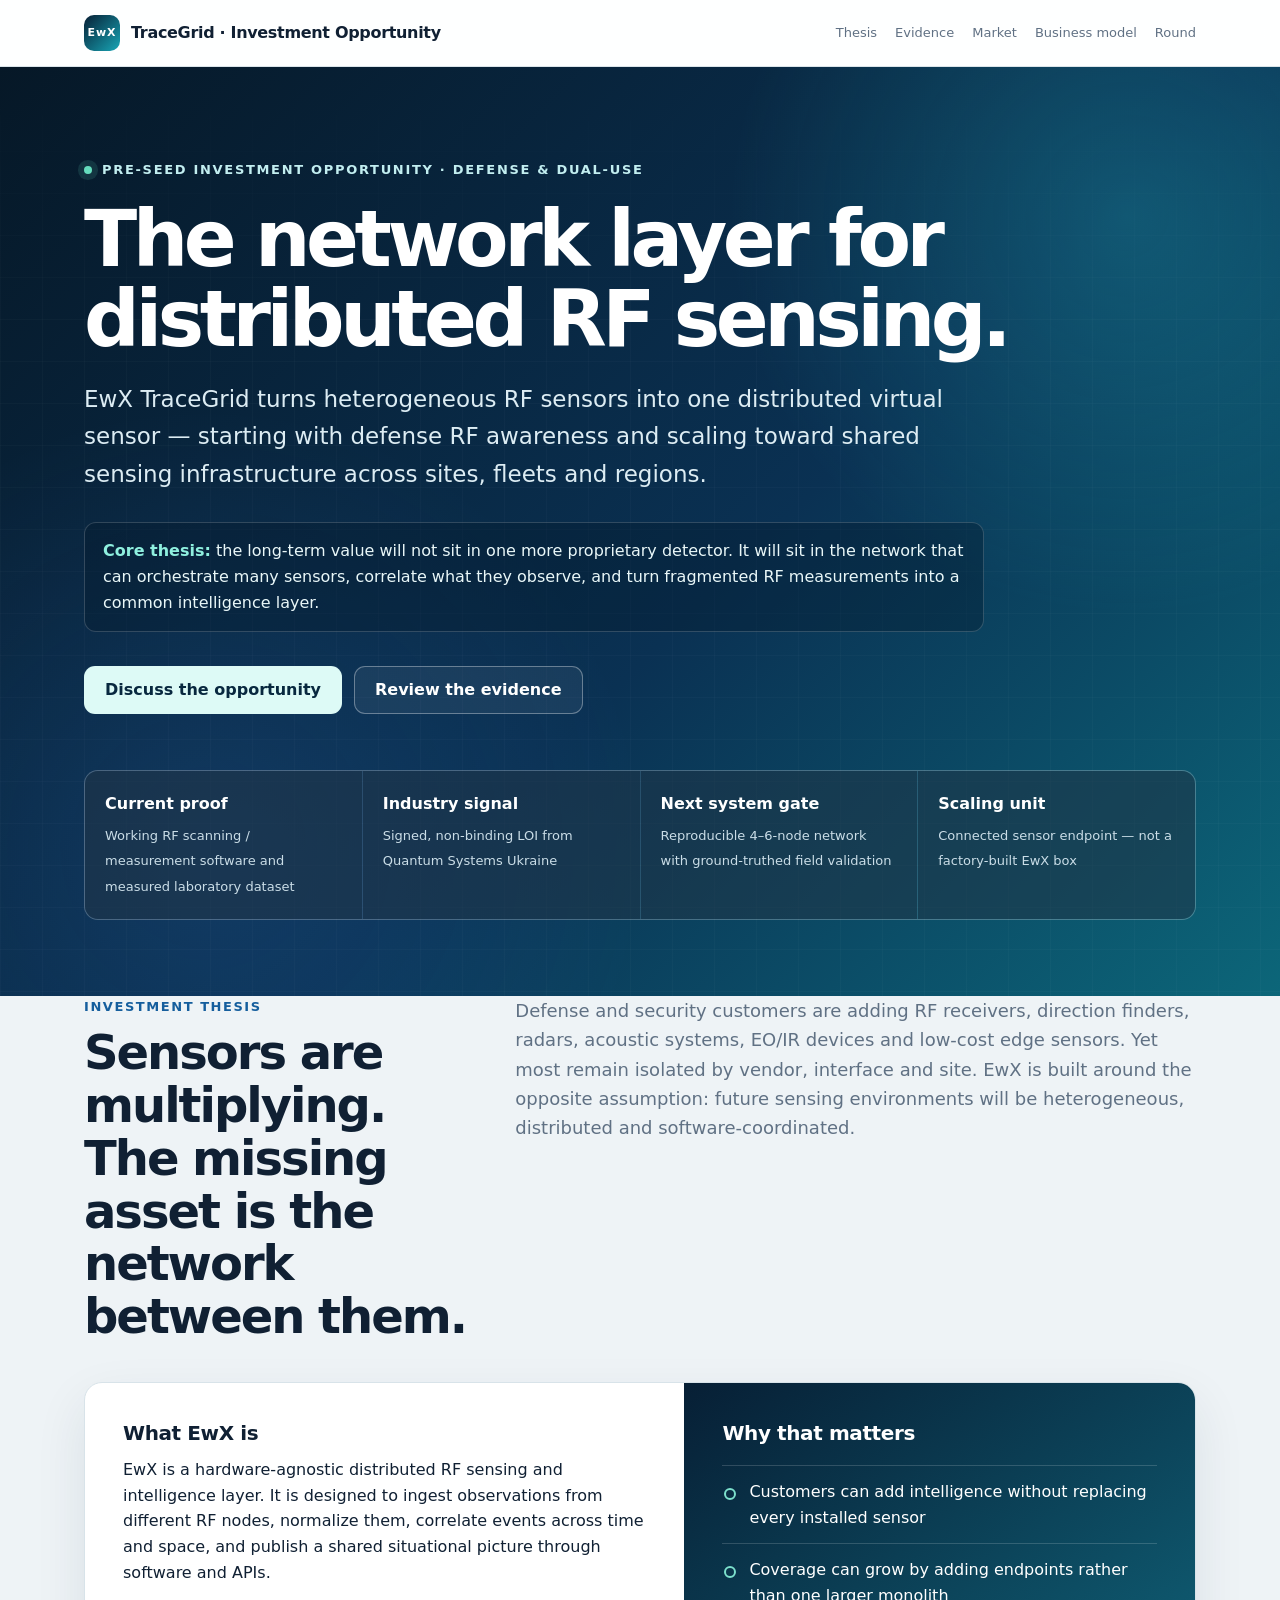
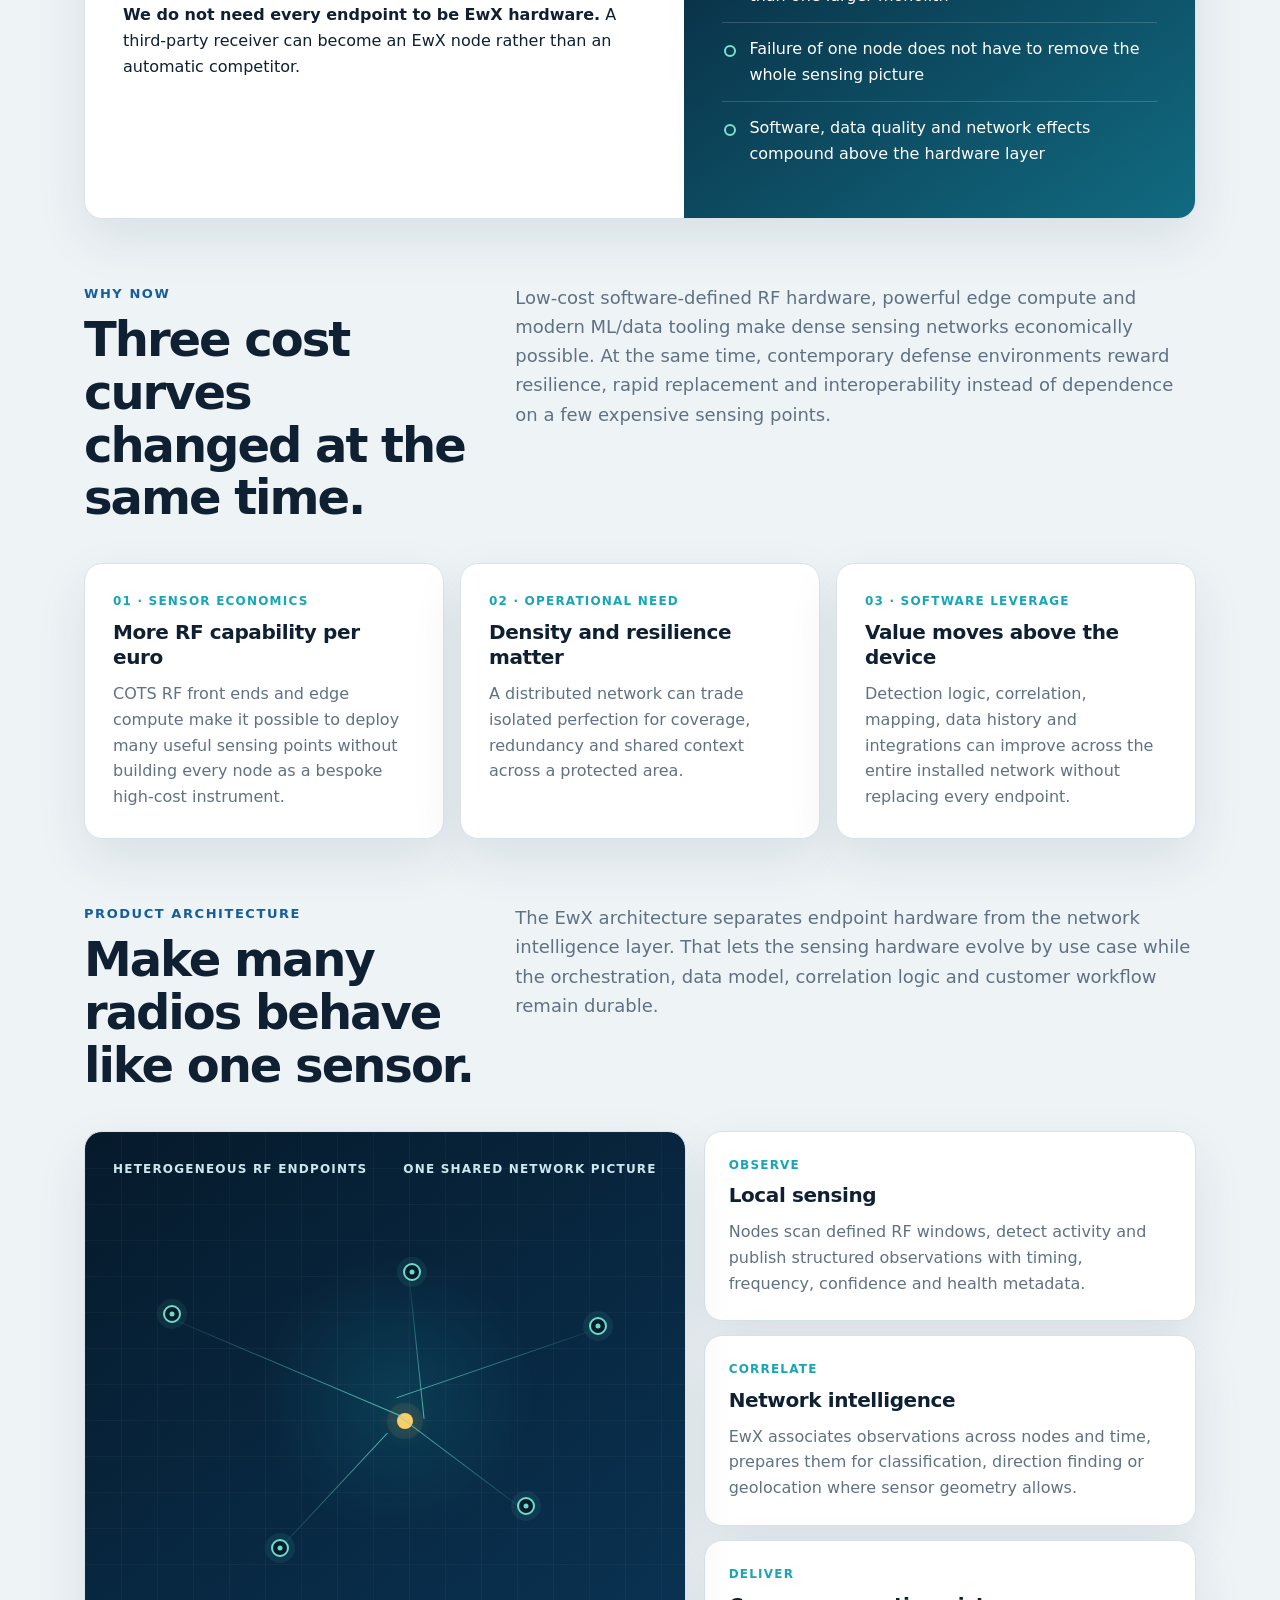
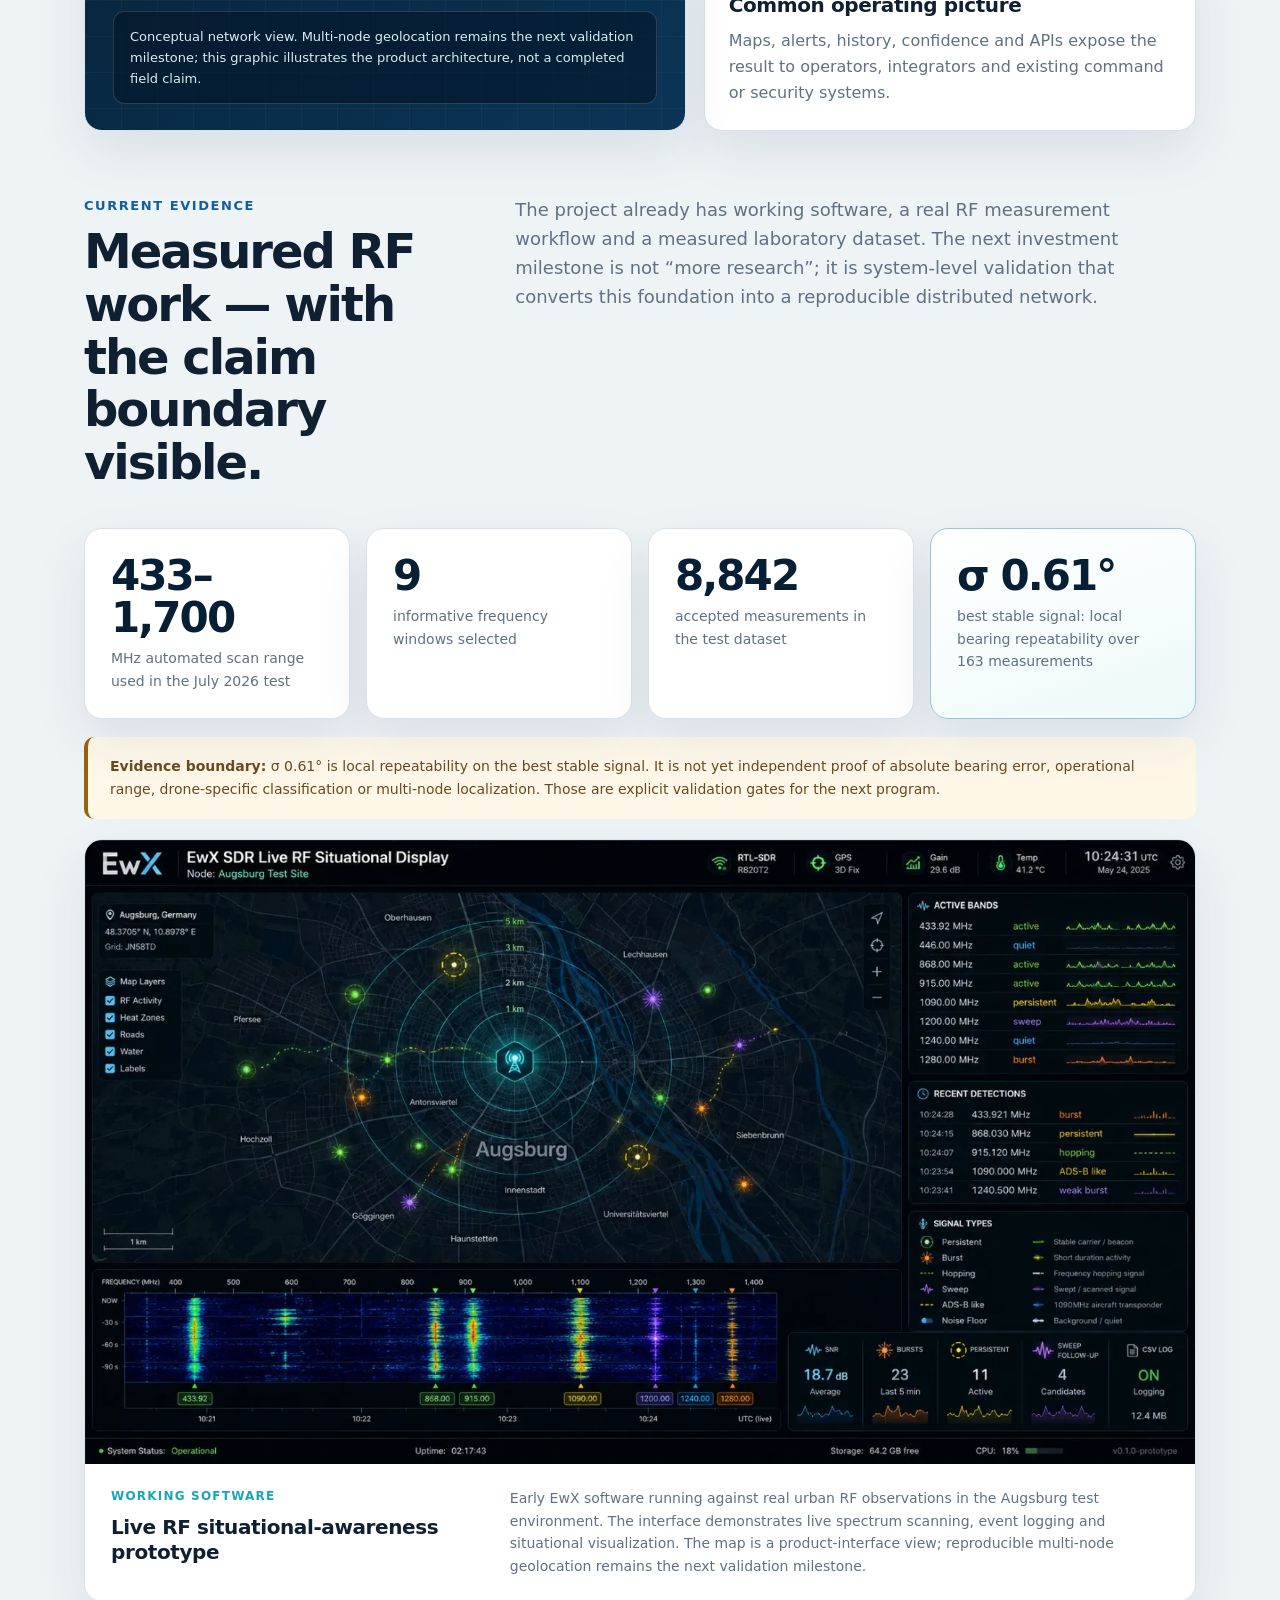
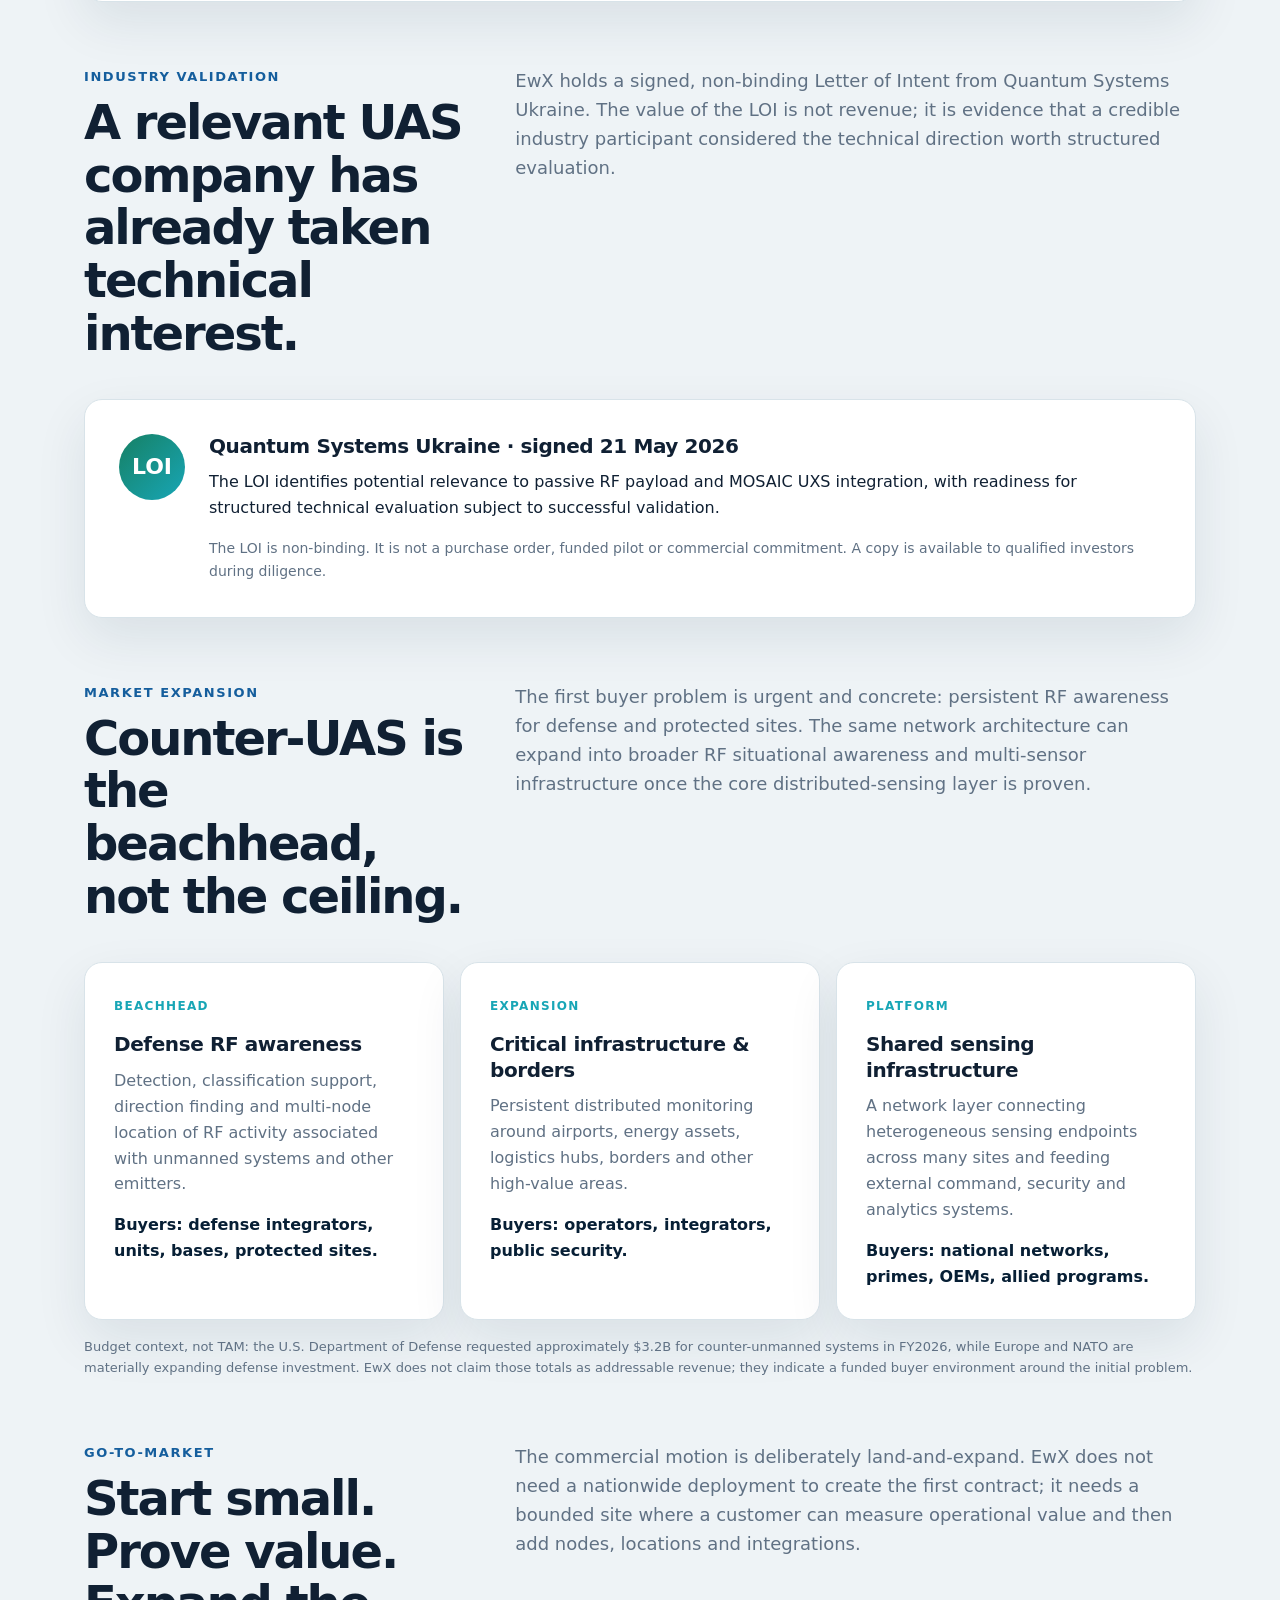
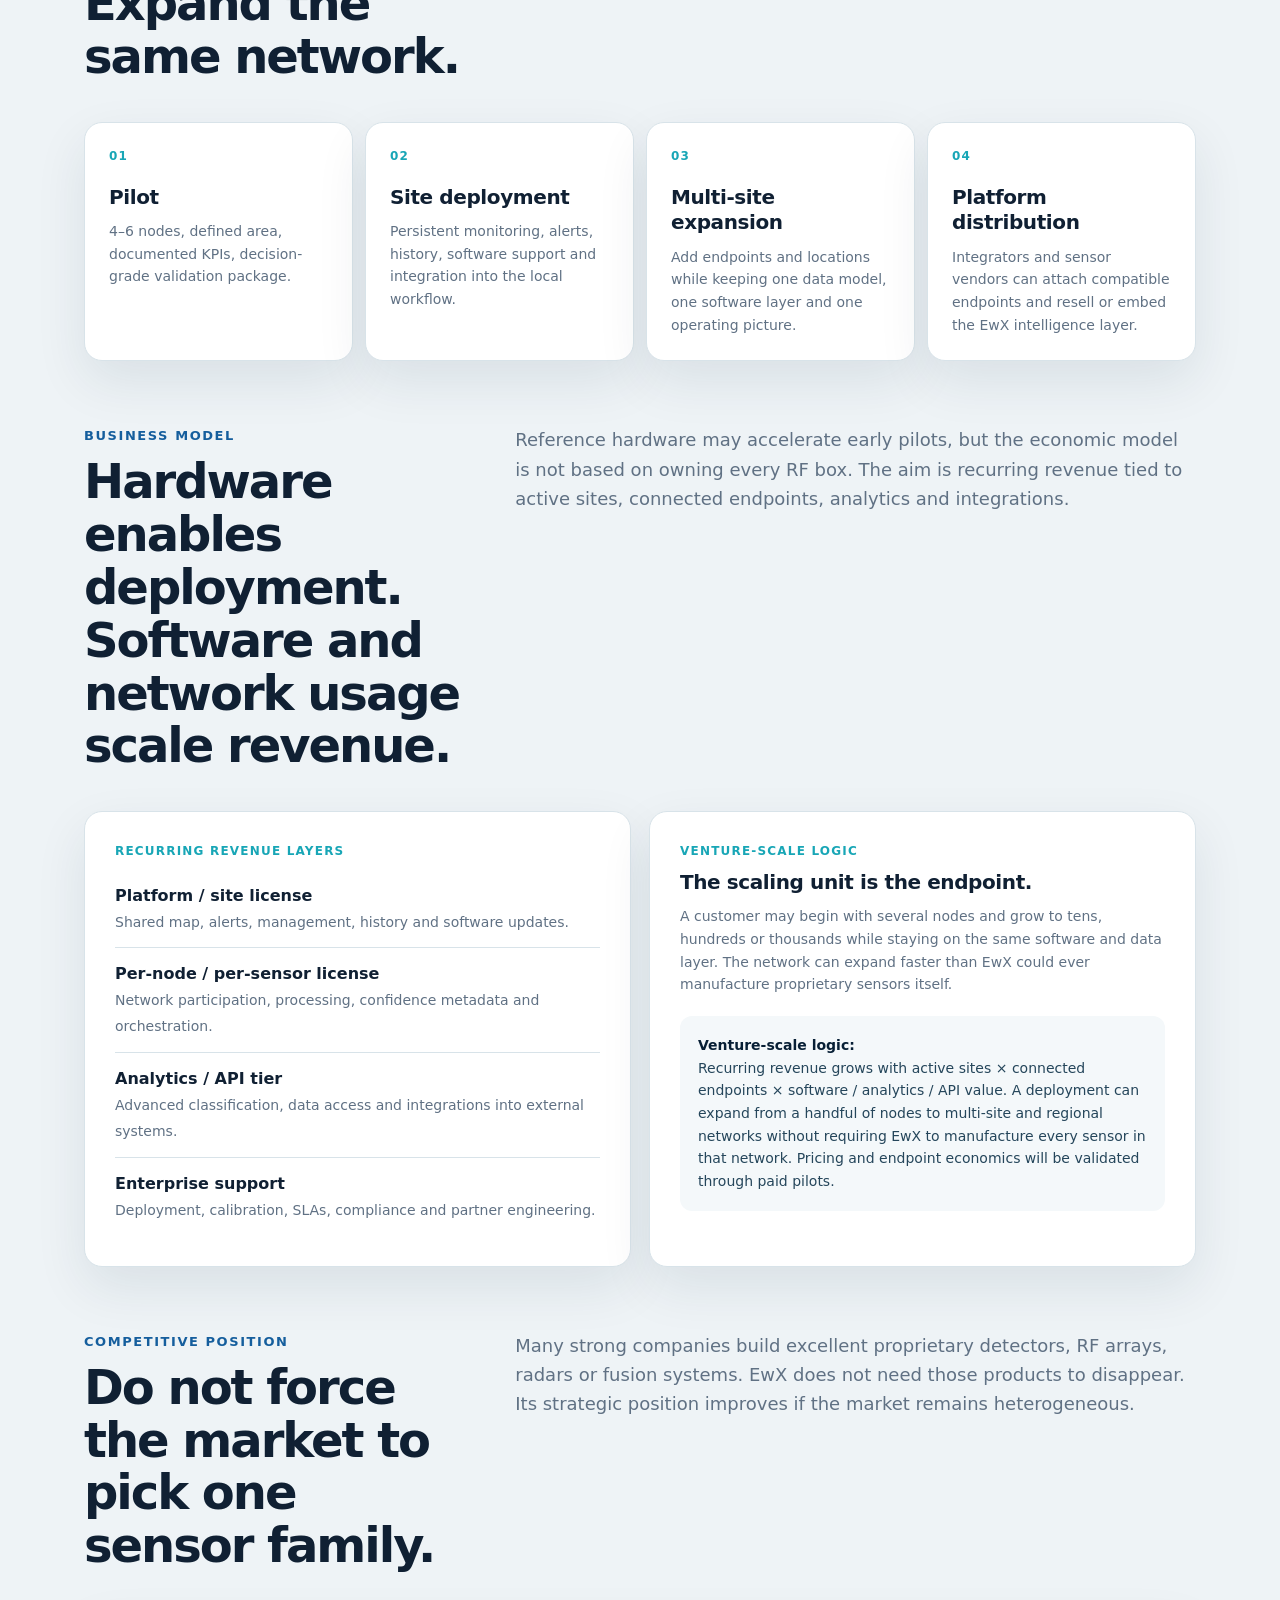
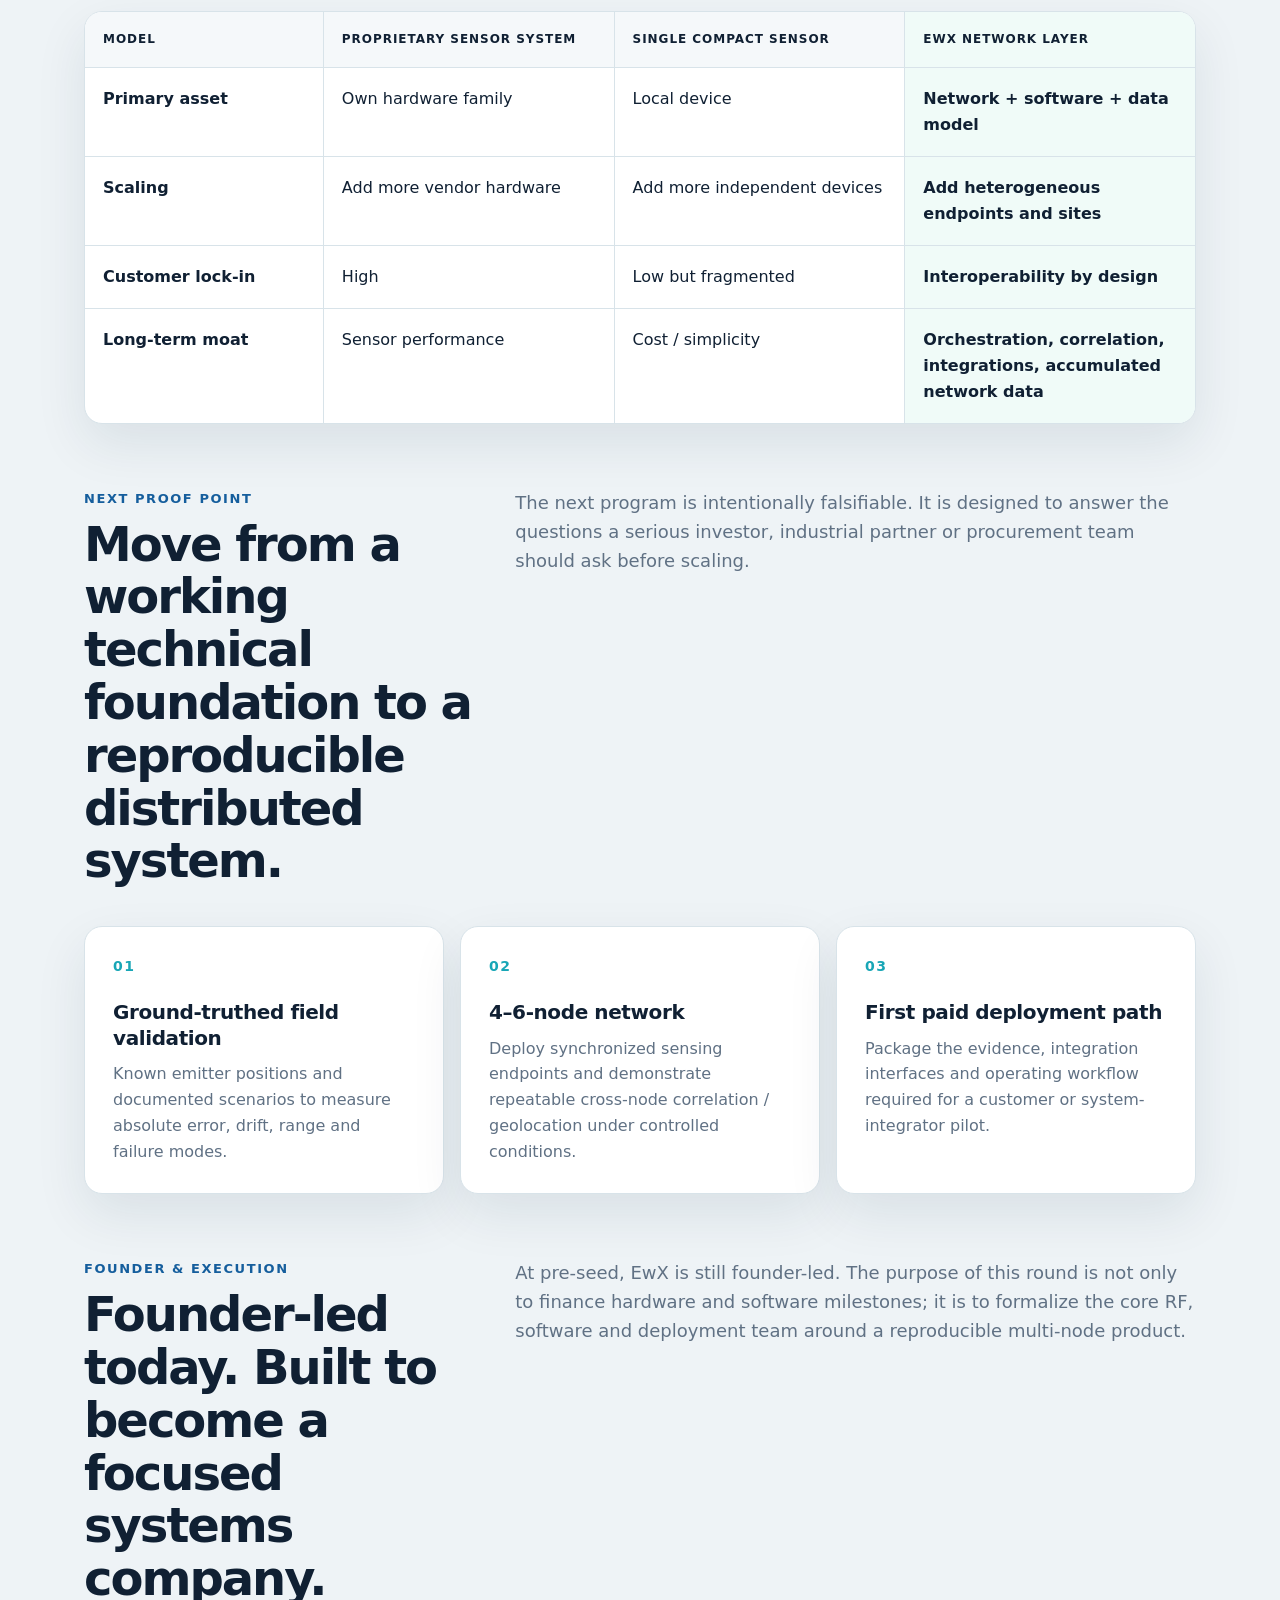
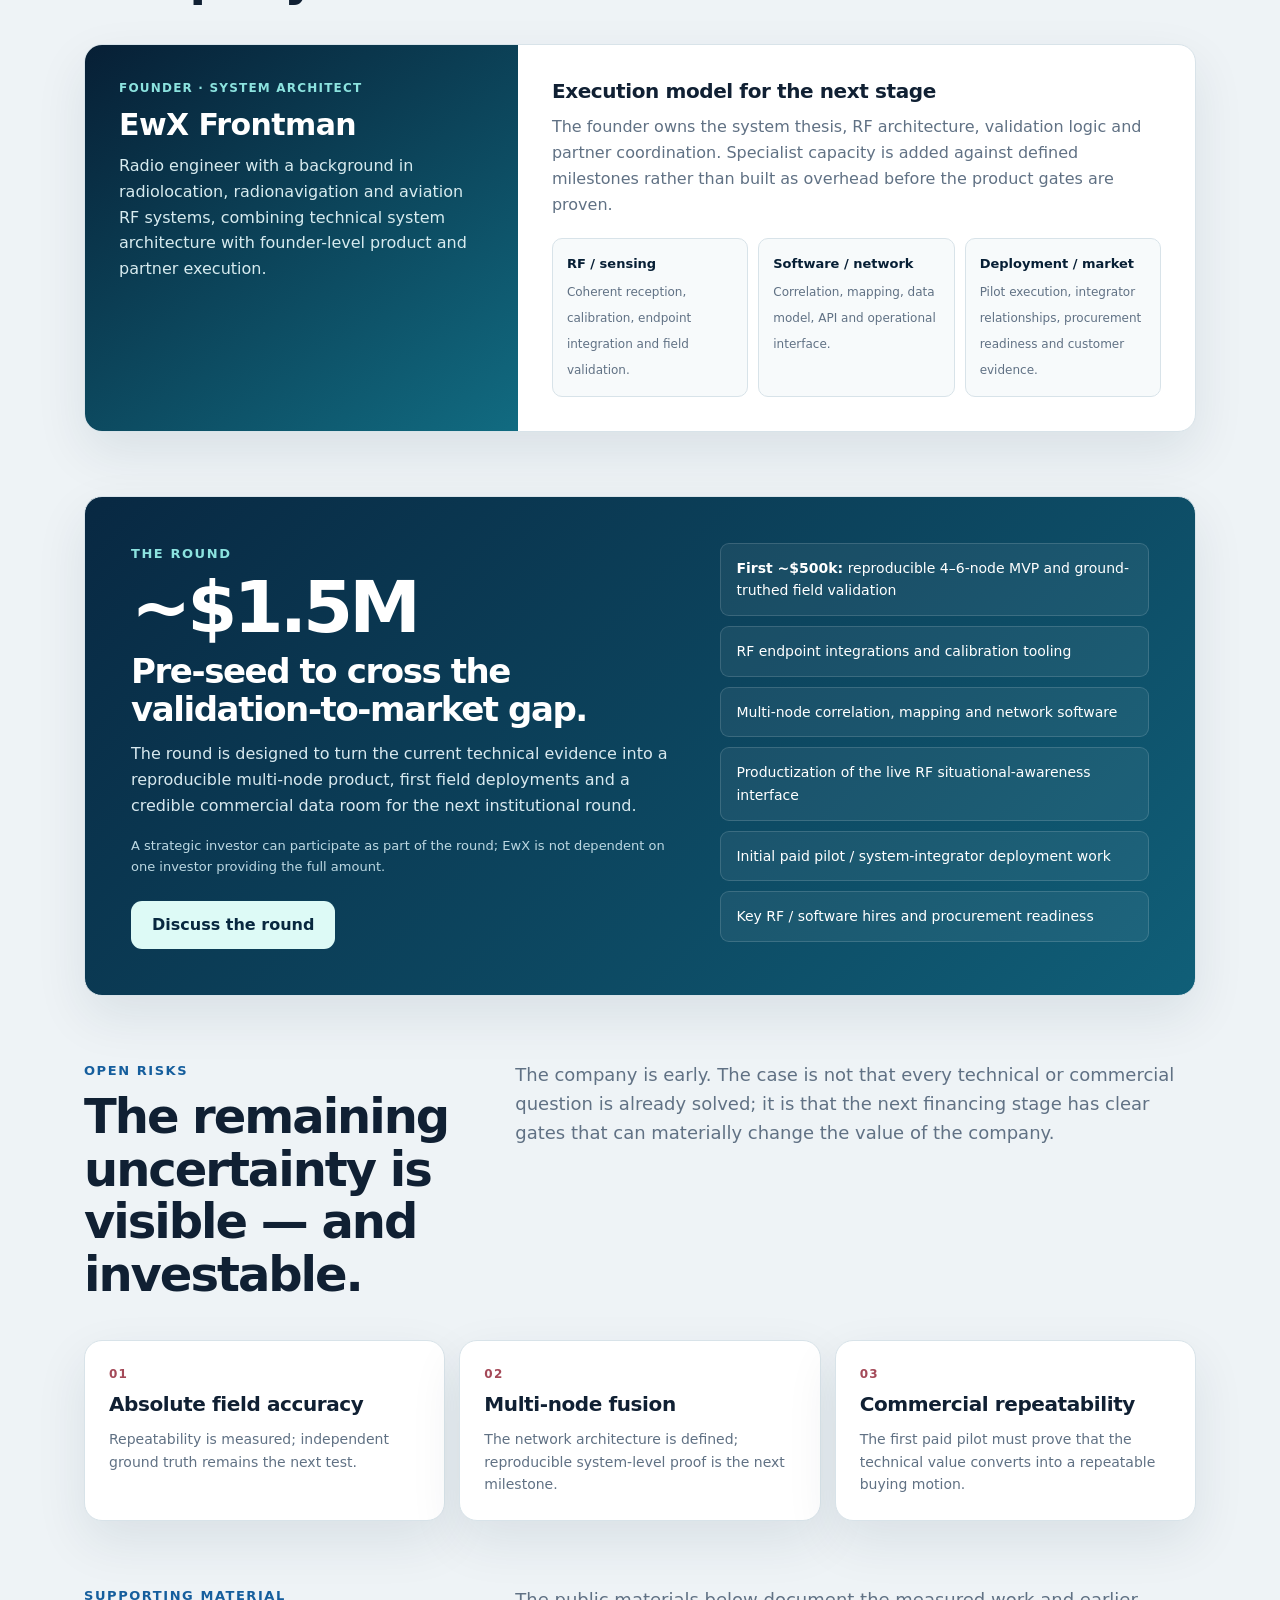
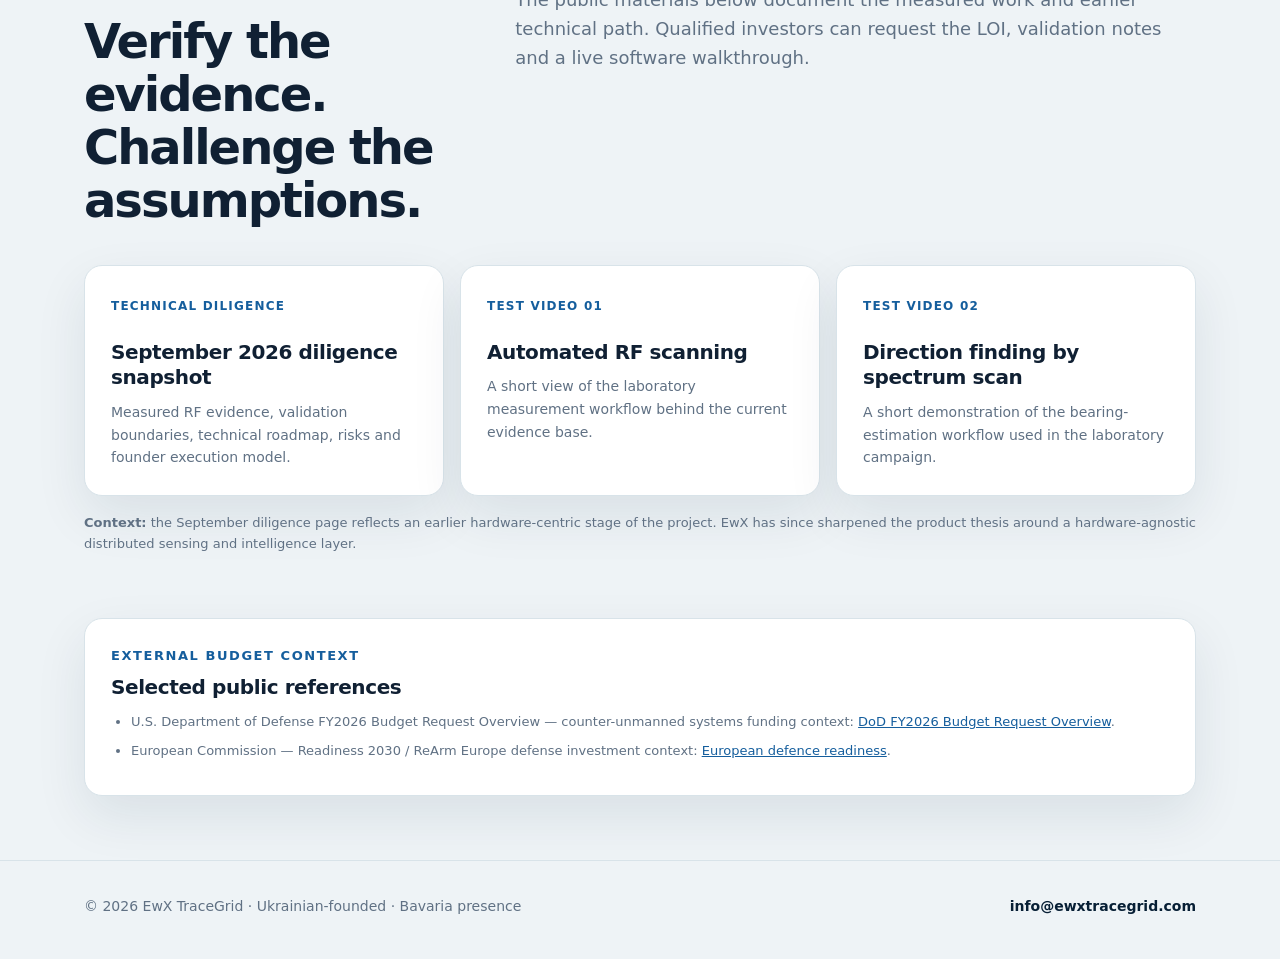
<file: investors/ewx_investment_opportunity_index_updated — копия.html>
<!doctype html>
<html lang="en">
<head>
  <meta charset="utf-8">
  <meta name="viewport" content="width=device-width,initial-scale=1">
  <meta name="description" content="EwX TraceGrid is a pre-seed defense and dual-use investment opportunity building the network layer for distributed RF sensing.">
  <meta name="robots" content="noindex,nofollow">
  <meta property="og:title" content="EwX TraceGrid — Distributed RF Sensing Infrastructure">
  <meta property="og:description" content="A pre-seed defense and dual-use investment opportunity: turning heterogeneous RF sensors into a distributed sensing and intelligence network.">
  <meta property="og:type" content="website">
  <meta property="og:url" content="https://ewxtracegrid.github.io/investors/">
  <meta property="og:image" content="https://ewxtracegrid.github.io/investors/favicon-512.png">
  <meta name="twitter:card" content="summary">
  <meta name="twitter:title" content="EwX TraceGrid — Distributed RF Sensing Infrastructure">
  <meta name="twitter:description" content="A pre-seed defense and dual-use investment opportunity: turning heterogeneous RF sensors into a distributed sensing and intelligence network.">
  <meta name="twitter:image" content="https://ewxtracegrid.github.io/investors/favicon-512.png">
  <title>EwX TraceGrid — Investment Opportunity</title>
  <link rel="icon" href="./favicon.ico" sizes="any">
  <link rel="icon" type="image/png" sizes="32x32" href="./favicon-32.png">
  <link rel="icon" type="image/png" sizes="16x16" href="./favicon-16.png">
  <link rel="apple-touch-icon" sizes="180x180" href="./apple-touch-icon.png">
  <style>
    :root{
      --ink:#102033;--muted:#607184;--line:#d8e3e9;--soft:#f4f7f9;--white:#fff;
      --blue:#155e9d;--deep:#071f35;--deep2:#0b385d;--cyan:#18a6b6;--green:#168064;
      --amber:#99610d;--rose:#a44958;--shadow:0 20px 52px rgba(13,40,66,.09);
      --radius:18px;--max:1160px
    }
    *{box-sizing:border-box}html{scroll-behavior:smooth}body{margin:0;background:#eef3f6;color:var(--ink);font-family:Inter,ui-sans-serif,system-ui,-apple-system,"Segoe UI",sans-serif;line-height:1.62;-webkit-font-smoothing:antialiased}a{color:inherit}.shell{max-width:var(--max);margin:auto;padding:0 24px}
    .top{position:sticky;top:0;z-index:20;border-bottom:1px solid rgba(216,227,233,.92);background:rgba(255,255,255,.94);backdrop-filter:blur(15px)}.top .shell{min-height:66px;display:flex;align-items:center;justify-content:space-between;gap:24px}.brand{display:flex;align-items:center;gap:11px;text-decoration:none;font-weight:850;letter-spacing:-.02em}.mark{width:36px;height:36px;display:grid;place-items:center;border-radius:10px;color:#fff;background:linear-gradient(135deg,var(--deep),var(--cyan));font-size:11px;letter-spacing:.08em}.nav{display:flex;gap:18px;color:var(--muted);font-size:13px}.nav a{text-decoration:none}.nav a:hover{color:var(--blue)}
    .hero{position:relative;overflow:hidden;padding:92px 0 76px;color:#fff;background:radial-gradient(circle at 88% 16%,rgba(38,203,211,.24),transparent 29%),radial-gradient(circle at 16% 84%,rgba(57,129,220,.16),transparent 33%),linear-gradient(135deg,#061827 0%,#0a3153 56%,#0c6679)}.hero:after{content:"";position:absolute;inset:0;opacity:.12;background-image:linear-gradient(rgba(255,255,255,.18) 1px,transparent 1px),linear-gradient(90deg,rgba(255,255,255,.18) 1px,transparent 1px);background-size:42px 42px;mask-image:linear-gradient(to bottom,transparent,#000 28%);pointer-events:none}.hero .shell{position:relative;z-index:1}.eyebrow{display:flex;align-items:center;gap:10px;margin-bottom:20px;color:#c2eef0;font-size:13px;font-weight:850;letter-spacing:.13em;text-transform:uppercase}.dot{width:8px;height:8px;border-radius:50%;background:#65ddbd;box-shadow:0 0 0 6px rgba(101,221,189,.13)}h1,h2,h3,p{margin-top:0}h1{max-width:1000px;margin-bottom:22px;font-size:clamp(44px,7.2vw,78px);line-height:1.02;letter-spacing:-.057em}.lead{max-width:890px;margin-bottom:29px;color:#dcecf3;font-size:clamp(18px,2.2vw,23px)}.hero-thesis{max-width:900px;margin:0 0 34px;padding:15px 18px;border:1px solid rgba(255,255,255,.17);border-radius:12px;background:rgba(3,24,43,.34);color:#e9f7f8;font-size:16px}.hero-thesis strong{color:#8ff0df}.actions{display:flex;flex-wrap:wrap;gap:12px}.btn{display:inline-flex;align-items:center;justify-content:center;min-height:48px;padding:0 20px;border:1px solid transparent;border-radius:11px;text-decoration:none;font-weight:800;transition:.18s}.btn:hover{transform:translateY(-1px)}.btn.primary{color:#08283f;background:#ddfaf6}.btn.ghost{border-color:rgba(255,255,255,.34);background:rgba(255,255,255,.06)}
    .hero-meta{display:grid;grid-template-columns:repeat(4,1fr);gap:1px;margin-top:56px;overflow:hidden;border:1px solid rgba(255,255,255,.14);border-radius:14px;background:rgba(255,255,255,.12)}.hero-meta div{min-height:112px;padding:20px;background:rgba(4,25,45,.48)}.hero-meta strong{display:block;margin-bottom:5px;font-size:16px}.hero-meta span{color:#cadde7;font-size:13px}
    main{padding:62px 0 16px}section{scroll-margin-top:92px;margin-bottom:64px}.head{display:grid;grid-template-columns:.73fr 1.27fr;gap:40px;align-items:start;margin-bottom:26px}.kicker{margin-bottom:9px;color:var(--blue);font-size:13px;font-weight:850;letter-spacing:.12em;text-transform:uppercase}h2{margin-bottom:13px;font-size:clamp(31px,4vw,48px);line-height:1.1;letter-spacing:-.042em}h3{margin-bottom:10px;font-size:20px;line-height:1.28;letter-spacing:-.02em}.intro{color:var(--muted);font-size:18px}.panel{border:1px solid var(--line);border-radius:var(--radius);background:#fff;box-shadow:var(--shadow)}
    .problem{display:grid;grid-template-columns:1.08fr .92fr;overflow:hidden}.problem-copy,.problem-side{padding:38px}.problem-side{color:#fff;background:linear-gradient(145deg,var(--deep),#116b81)}.problem-side p{color:#d7ebef}.clean{padding:0;margin:18px 0 0;list-style:none}.clean li{position:relative;padding:13px 0 13px 27px;border-top:1px solid rgba(255,255,255,.16)}.clean li:before{content:"";position:absolute;left:2px;top:22px;width:8px;height:8px;border:2px solid #7ce0cc;border-radius:50%}
    .three{display:grid;grid-template-columns:repeat(3,1fr);gap:16px}.card{padding:28px}.card p{margin-bottom:0;color:var(--muted)}.mini{margin-bottom:8px;color:var(--cyan);font-size:12px;font-weight:850;letter-spacing:.1em;text-transform:uppercase}.bigline{margin:8px 0 0;font-size:26px;font-weight:850;letter-spacing:-.035em;color:var(--deep)}
    .network{display:grid;grid-template-columns:1.1fr .9fr;gap:18px}.network-visual{position:relative;min-height:430px;overflow:hidden;padding:28px;background:radial-gradient(circle at 52% 44%,rgba(24,166,182,.17),transparent 30%),linear-gradient(145deg,#061a2b,#0a3557);color:#fff}.network-visual .grid{position:absolute;inset:0;opacity:.13;background-image:linear-gradient(rgba(255,255,255,.25) 1px,transparent 1px),linear-gradient(90deg,rgba(255,255,255,.25) 1px,transparent 1px);background-size:36px 36px}.nv-head{position:relative;z-index:2;display:flex;justify-content:space-between;gap:18px;color:#cce8ee;font-size:12px;font-weight:800;letter-spacing:.1em}.node{position:absolute;width:18px;height:18px;border:2px solid #68dec9;border-radius:50%;background:#071b2c;box-shadow:0 0 0 6px rgba(104,222,201,.08)}.node:after{content:"";position:absolute;left:50%;top:50%;width:5px;height:5px;border-radius:50%;background:#68dec9;transform:translate(-50%,-50%)}.n1{left:13%;top:29%}.n2{left:31%;top:68%}.n3{left:53%;top:22%}.n4{left:72%;top:61%}.n5{left:84%;top:31%}.target{position:absolute;width:16px;height:16px;border-radius:50%;background:#ffcc67;box-shadow:0 0 0 10px rgba(255,204,103,.07),0 0 22px rgba(255,204,103,.35);left:52%;top:47%}.beam{position:absolute;height:1px;background:linear-gradient(90deg,rgba(104,222,201,.05),rgba(104,222,201,.78));transform-origin:left center}.b1{left:14%;top:31%;width:42%;transform:rotate(23deg)}.b2{left:32%;top:70%;width:27%;transform:rotate(-47deg)}.b3{left:54%;top:24%;width:24%;transform:rotate(84deg)}.b4{left:73%;top:63%;width:26%;transform:rotate(-143deg)}.b5{left:85%;top:33%;width:35%;transform:rotate(161deg)}.nv-caption{position:absolute;z-index:2;left:28px;right:28px;bottom:26px;padding:14px 16px;border:1px solid rgba(255,255,255,.15);border-radius:11px;background:rgba(4,22,39,.62);color:#d8edf1;font-size:13px}.network-copy{display:grid;gap:14px}.network-copy .panel{padding:24px}.network-copy p{margin-bottom:0;color:var(--muted)}
    .metrics{display:grid;grid-template-columns:repeat(4,1fr);gap:16px}.metric{padding:26px}.metric .value{margin-bottom:8px;color:var(--deep);font-size:clamp(28px,3.7vw,42px);line-height:1;font-weight:860;letter-spacing:-.046em}.metric .label{color:var(--muted);font-size:14px}.metric.featured{border-color:#9bc6d5;background:linear-gradient(160deg,#fff,#edf9f9)}.boundary{margin-top:18px;padding:18px 22px;border-left:4px solid var(--amber);border-radius:10px;color:#694a1d;background:#fff8e9;font-size:14px}
    .loi{display:grid;grid-template-columns:auto 1fr;gap:24px;padding:34px;align-items:start}.seal{width:66px;height:66px;display:grid;place-items:center;border-radius:50%;color:#fff;background:linear-gradient(135deg,var(--green),var(--cyan));font-size:22px;font-weight:850}.legal{margin-bottom:0;color:var(--muted);font-size:14px}
    .live-demo{margin-top:20px;overflow:hidden}.live-demo img{display:block;width:100%;height:auto;background:#071725}.live-demo-copy{display:grid;grid-template-columns:.72fr 1.28fr;gap:28px;padding:23px 26px;align-items:start}.live-demo-copy h3{margin-bottom:0}.live-demo-copy p{margin-bottom:0;color:var(--muted);font-size:14px}
    .founder{display:grid;grid-template-columns:.78fr 1.22fr;overflow:hidden}.founder-id{padding:34px;color:#fff;background:linear-gradient(145deg,var(--deep),#116b81)}.founder-id .mini{color:#8ce3df}.founder-id h3{font-size:30px;margin-bottom:8px}.founder-id p{margin-bottom:0;color:#d7ebef}.founder-copy{padding:34px}.founder-copy p{color:var(--muted)}.founder-points{display:grid;grid-template-columns:repeat(3,1fr);gap:10px;margin-top:20px}.founder-points div{padding:14px;border:1px solid var(--line);border-radius:10px;background:#f7fafb}.founder-points strong{display:block;margin-bottom:4px;color:var(--deep);font-size:13px}.founder-points span{color:var(--muted);font-size:12px;line-height:1.4}
    .market-grid{display:grid;grid-template-columns:repeat(3,1fr);gap:16px}.market{padding:29px}.market .stepno{display:inline-block;margin-bottom:16px;color:var(--cyan);font-size:12px;font-weight:850;letter-spacing:.11em}.market p{color:var(--muted);margin-bottom:0}.market strong{display:block;margin-top:15px;color:var(--deep)}
    .gtm{display:grid;grid-template-columns:repeat(4,1fr);gap:12px;counter-reset:g}.gtm .panel{padding:24px;counter-increment:g}.gtm .panel:before{content:"0" counter(g);display:block;margin-bottom:18px;color:var(--cyan);font-size:12px;font-weight:850;letter-spacing:.1em}.gtm p{margin-bottom:0;color:var(--muted);font-size:14px}
    .biz{display:grid;grid-template-columns:1fr 1fr;gap:18px}.biz .panel{padding:30px}.rev{padding:0;margin:0;list-style:none}.rev li{padding:13px 0;border-top:1px solid var(--line)}.rev li:first-child{border-top:0}.equation{margin-top:20px;padding:18px;border-radius:12px;background:#f4f8fa;color:#25465b;font-size:14px}.equation strong{color:var(--deep)}
    .compare{overflow:hidden}.compare-row{display:grid;grid-template-columns:.9fr 1.1fr 1.1fr 1.1fr;border-top:1px solid var(--line)}.compare-row:first-child{border-top:0}.compare-row>div{padding:18px}.compare-row>div+div{border-left:1px solid var(--line)}.compare-head{background:#f5f8fa;font-size:12px;font-weight:850;letter-spacing:.08em;text-transform:uppercase}.win{background:#f0fbf8}.small{font-size:14px;color:var(--muted)}
    .economics{overflow:hidden;color:#fff;background:linear-gradient(135deg,#082943,#106177)}.economics-inner{display:grid;grid-template-columns:1fr 1fr;gap:42px;padding:42px}.economics .kicker{color:#90e4df}.economics p{color:#d8ebef}.math{display:grid;gap:11px}.math div{padding:15px 16px;border:1px solid rgba(255,255,255,.14);border-radius:10px;background:rgba(255,255,255,.06)}.math strong{display:block;font-size:23px}.disclaimer{margin-top:14px;color:#bdd5dd!important;font-size:12px}
    .pilot{display:grid;grid-template-columns:repeat(3,1fr);gap:16px;counter-reset:step}.step{padding:28px;counter-increment:step}.step:before{content:"0" counter(step);display:block;margin-bottom:22px;color:var(--cyan);font-size:14px;font-weight:850;letter-spacing:.1em}.step p{margin-bottom:0;color:var(--muted)}
    .ask{overflow:hidden;color:#fff;background:linear-gradient(135deg,#082842,#105f78)}.ask-inner{display:grid;grid-template-columns:1.12fr .88fr;gap:44px;padding:46px;align-items:start}.ask .kicker{color:#8ce3df}.ask p{color:#d8e9ef}.funds{display:grid;gap:10px;padding:0;margin:0;list-style:none}.funds li{padding:13px 15px;border:1px solid rgba(255,255,255,.14);border-radius:9px;background:rgba(255,255,255,.06);font-size:14px}.ask-number{font-size:clamp(44px,6vw,72px);font-weight:880;letter-spacing:-.055em;line-height:.95;margin:8px 0 12px}.ask-sub{color:#bcd8e2!important;font-size:13px}
    .risk{display:grid;grid-template-columns:repeat(3,1fr);gap:14px}.risk .panel{padding:24px}.risk p{margin-bottom:0;color:var(--muted);font-size:14px}.risk .mini{color:var(--rose)}
    .links{display:grid;grid-template-columns:repeat(3,1fr);gap:16px}.link{display:block;min-height:182px;padding:26px;text-decoration:none;transition:.18s}.link:hover{transform:translateY(-2px);border-color:#99c5d5}.tag{display:inline-block;margin-bottom:23px;color:var(--blue);font-size:12px;font-weight:850;letter-spacing:.1em;text-transform:uppercase}.link p{margin-bottom:0;color:var(--muted);font-size:14px}.note{margin-top:16px;color:var(--muted);font-size:13px}
    .sources{padding:26px}.sources ul{margin:0;padding-left:20px}.sources li{margin:8px 0;color:var(--muted);font-size:13px}.sources a{color:var(--blue)}
    footer{margin-top:50px;padding:34px 0 42px;border-top:1px solid var(--line);color:var(--muted);font-size:14px}.foot{display:flex;align-items:center;justify-content:space-between;gap:24px}.foot a{color:var(--deep);font-weight:750;text-decoration:none}
    @media(max-width:950px){.hero-meta{grid-template-columns:repeat(2,1fr)}.head,.problem,.network,.biz,.economics-inner,.ask-inner,.live-demo-copy,.founder{grid-template-columns:1fr;gap:24px}.three,.market-grid,.pilot,.risk{grid-template-columns:1fr 1fr}.gtm{grid-template-columns:1fr 1fr}.compare-row{grid-template-columns:1fr 1fr}.compare-row>div:nth-child(3),.compare-row>div:nth-child(4){border-top:1px solid var(--line)}}
    @media(max-width:650px){.nav{display:none}.shell{padding:0 18px}.hero{padding:70px 0 58px}.hero-meta,.metrics,.three,.market-grid,.pilot,.risk,.gtm,.links{grid-template-columns:1fr}.problem-copy,.problem-side,.ask-inner,.economics-inner{padding:28px}h1{font-size:43px}.compare-row{grid-template-columns:1fr}.compare-row>div+div{border-left:0;border-top:1px solid var(--line)}.foot{align-items:flex-start;flex-direction:column}.network-visual{min-height:360px}.founder-points{grid-template-columns:1fr}.live-demo-copy,.founder-id,.founder-copy{padding:22px}}
    @media print{.top,.actions{display:none}body{background:#fff}.hero{padding:42px 0;print-color-adjust:exact;-webkit-print-color-adjust:exact}main{padding-top:38px}section{margin-bottom:44px;break-inside:avoid}.panel,.ask,.economics{box-shadow:none}}
  </style>
</head>
<body>
  <header class="top"><div class="shell"><a class="brand" href="#top"><span class="mark">EwX</span><span>TraceGrid · Investment Opportunity</span></a><nav class="nav"><a href="#thesis">Thesis</a><a href="#evidence">Evidence</a><a href="#market">Market</a><a href="#model">Business model</a><a href="#round">Round</a></nav></div></header>

  <div class="hero" id="top"><div class="shell">
    <div class="eyebrow"><span class="dot"></span>Pre-seed investment opportunity · Defense & dual-use</div>
    <h1>The network layer for distributed RF sensing.</h1>
    <p class="lead">EwX TraceGrid turns heterogeneous RF sensors into one distributed virtual sensor — starting with defense RF awareness and scaling toward shared sensing infrastructure across sites, fleets and regions.</p>
    <div class="hero-thesis"><strong>Core thesis:</strong> the long-term value will not sit in one more proprietary detector. It will sit in the network that can orchestrate many sensors, correlate what they observe, and turn fragmented RF measurements into a common intelligence layer.</div>
    <div class="actions"><a class="btn primary" href="mailto:info@ewxtracegrid.com?subject=EwX%20TraceGrid%20investment%20opportunity">Discuss the opportunity</a><a class="btn ghost" href="#evidence">Review the evidence</a></div>
    <div class="hero-meta">
      <div><strong>Current proof</strong><span>Working RF scanning / measurement software and measured laboratory dataset</span></div>
      <div><strong>Industry signal</strong><span>Signed, non-binding LOI from Quantum Systems Ukraine</span></div>
      <div><strong>Next system gate</strong><span>Reproducible 4–6-node network with ground-truthed field validation</span></div>
      <div><strong>Scaling unit</strong><span>Connected sensor endpoint — not a factory-built EwX box</span></div>
    </div>
  </div></div>

  <main class="shell">
    <section id="thesis">
      <div class="head"><div><div class="kicker">Investment thesis</div><h2>Sensors are multiplying. The missing asset is the network between them.</h2></div><p class="intro">Defense and security customers are adding RF receivers, direction finders, radars, acoustic systems, EO/IR devices and low-cost edge sensors. Yet most remain isolated by vendor, interface and site. EwX is built around the opposite assumption: future sensing environments will be heterogeneous, distributed and software-coordinated.</p></div>
      <div class="panel problem">
        <div class="problem-copy"><h3>What EwX is</h3><p>EwX is a hardware-agnostic distributed RF sensing and intelligence layer. It is designed to ingest observations from different RF nodes, normalize them, correlate events across time and space, and publish a shared situational picture through software and APIs.</p><p style="margin-bottom:0"><strong>We do not need every endpoint to be EwX hardware.</strong> A third-party receiver can become an EwX node rather than an automatic competitor.</p></div>
        <div class="problem-side"><h3>Why that matters</h3><ul class="clean"><li>Customers can add intelligence without replacing every installed sensor</li><li>Coverage can grow by adding endpoints rather than one larger monolith</li><li>Failure of one node does not have to remove the whole sensing picture</li><li>Software, data quality and network effects compound above the hardware layer</li></ul></div>
      </div>
    </section>

    <section>
      <div class="head"><div><div class="kicker">Why now</div><h2>Three cost curves changed at the same time.</h2></div><p class="intro">Low-cost software-defined RF hardware, powerful edge compute and modern ML/data tooling make dense sensing networks economically possible. At the same time, contemporary defense environments reward resilience, rapid replacement and interoperability instead of dependence on a few expensive sensing points.</p></div>
      <div class="three">
        <article class="panel card"><div class="mini">01 · Sensor economics</div><h3>More RF capability per euro</h3><p>COTS RF front ends and edge compute make it possible to deploy many useful sensing points without building every node as a bespoke high-cost instrument.</p></article>
        <article class="panel card"><div class="mini">02 · Operational need</div><h3>Density and resilience matter</h3><p>A distributed network can trade isolated perfection for coverage, redundancy and shared context across a protected area.</p></article>
        <article class="panel card"><div class="mini">03 · Software leverage</div><h3>Value moves above the device</h3><p>Detection logic, correlation, mapping, data history and integrations can improve across the entire installed network without replacing every endpoint.</p></article>
      </div>
    </section>

    <section>
      <div class="head"><div><div class="kicker">Product architecture</div><h2>Make many radios behave like one sensor.</h2></div><p class="intro">The EwX architecture separates endpoint hardware from the network intelligence layer. That lets the sensing hardware evolve by use case while the orchestration, data model, correlation logic and customer workflow remain durable.</p></div>
      <div class="network">
        <div class="panel network-visual" aria-label="Conceptual illustration of heterogeneous RF nodes contributing to one virtual sensor">
          <div class="grid"></div><div class="nv-head"><span>HETEROGENEOUS RF ENDPOINTS</span><span>ONE SHARED NETWORK PICTURE</span></div>
          <div class="node n1"></div><div class="node n2"></div><div class="node n3"></div><div class="node n4"></div><div class="node n5"></div><div class="target"></div>
          <div class="beam b1"></div><div class="beam b2"></div><div class="beam b3"></div><div class="beam b4"></div><div class="beam b5"></div>
          <div class="nv-caption">Conceptual network view. Multi-node geolocation remains the next validation milestone; this graphic illustrates the product architecture, not a completed field claim.</div>
        </div>
        <div class="network-copy">
          <div class="panel"><div class="mini">Observe</div><h3>Local sensing</h3><p>Nodes scan defined RF windows, detect activity and publish structured observations with timing, frequency, confidence and health metadata.</p></div>
          <div class="panel"><div class="mini">Correlate</div><h3>Network intelligence</h3><p>EwX associates observations across nodes and time, prepares them for classification, direction finding or geolocation where sensor geometry allows.</p></div>
          <div class="panel"><div class="mini">Deliver</div><h3>Common operating picture</h3><p>Maps, alerts, history, confidence and APIs expose the result to operators, integrators and existing command or security systems.</p></div>
        </div>
      </div>
    </section>

    <section id="evidence">
      <div class="head"><div><div class="kicker">Current evidence</div><h2>Measured RF work — with the claim boundary visible.</h2></div><p class="intro">The project already has working software, a real RF measurement workflow and a measured laboratory dataset. The next investment milestone is not “more research”; it is system-level validation that converts this foundation into a reproducible distributed network.</p></div>
      <div class="metrics">
        <div class="panel metric"><div class="value">433–1,700</div><div class="label">MHz automated scan range used in the July 2026 test</div></div>
        <div class="panel metric"><div class="value">9</div><div class="label">informative frequency windows selected</div></div>
        <div class="panel metric"><div class="value">8,842</div><div class="label">accepted measurements in the test dataset</div></div>
        <div class="panel metric featured"><div class="value">σ 0.61°</div><div class="label">best stable signal: local bearing repeatability over 163 measurements</div></div>
      </div>
      <div class="boundary"><strong>Evidence boundary:</strong> σ 0.61° is local repeatability on the best stable signal. It is not yet independent proof of absolute bearing error, operational range, drone-specific classification or multi-node localization. Those are explicit validation gates for the next program.</div>
      <div class="panel live-demo">
        <img src="[data-uri]" alt="EwX live RF situational-awareness prototype showing spectrum activity and event visualization in the Augsburg test environment">
        <div class="live-demo-copy"><div><div class="mini">Working software</div><h3>Live RF situational-awareness prototype</h3></div><p>Early EwX software running against real urban RF observations in the Augsburg test environment. The interface demonstrates live spectrum scanning, event logging and situational visualization. The map is a product-interface view; reproducible multi-node geolocation remains the next validation milestone.</p></div>
      </div>
    </section>

    <section id="industry">
      <div class="head"><div><div class="kicker">Industry validation</div><h2>A relevant UAS company has already taken technical interest.</h2></div><p class="intro">EwX holds a signed, non-binding Letter of Intent from Quantum Systems Ukraine. The value of the LOI is not revenue; it is evidence that a credible industry participant considered the technical direction worth structured evaluation.</p></div>
      <div class="panel loi"><div class="seal">LOI</div><div><h3>Quantum Systems Ukraine · signed 21 May 2026</h3><p>The LOI identifies potential relevance to passive RF payload and MOSAIC UXS integration, with readiness for structured technical evaluation subject to successful validation.</p><p class="legal">The LOI is non-binding. It is not a purchase order, funded pilot or commercial commitment. A copy is available to qualified investors during diligence.</p></div></div>
    </section>

    <section id="market">
      <div class="head"><div><div class="kicker">Market expansion</div><h2>Counter-UAS is the beachhead, not the ceiling.</h2></div><p class="intro">The first buyer problem is urgent and concrete: persistent RF awareness for defense and protected sites. The same network architecture can expand into broader RF situational awareness and multi-sensor infrastructure once the core distributed-sensing layer is proven.</p></div>
      <div class="market-grid">
        <article class="panel market"><span class="stepno">BEACHHEAD</span><h3>Defense RF awareness</h3><p>Detection, classification support, direction finding and multi-node location of RF activity associated with unmanned systems and other emitters.</p><strong>Buyers: defense integrators, units, bases, protected sites.</strong></article>
        <article class="panel market"><span class="stepno">EXPANSION</span><h3>Critical infrastructure & borders</h3><p>Persistent distributed monitoring around airports, energy assets, logistics hubs, borders and other high-value areas.</p><strong>Buyers: operators, integrators, public security.</strong></article>
        <article class="panel market"><span class="stepno">PLATFORM</span><h3>Shared sensing infrastructure</h3><p>A network layer connecting heterogeneous sensing endpoints across many sites and feeding external command, security and analytics systems.</p><strong>Buyers: national networks, primes, OEMs, allied programs.</strong></article>
      </div>
      <p class="note">Budget context, not TAM: the U.S. Department of Defense requested approximately $3.2B for counter-unmanned systems in FY2026, while Europe and NATO are materially expanding defense investment. EwX does not claim those totals as addressable revenue; they indicate a funded buyer environment around the initial problem.</p>
    </section>

    <section>
      <div class="head"><div><div class="kicker">Go-to-market</div><h2>Start small. Prove value. Expand the same network.</h2></div><p class="intro">The commercial motion is deliberately land-and-expand. EwX does not need a nationwide deployment to create the first contract; it needs a bounded site where a customer can measure operational value and then add nodes, locations and integrations.</p></div>
      <div class="gtm">
        <div class="panel"><h3>Pilot</h3><p>4–6 nodes, defined area, documented KPIs, decision-grade validation package.</p></div>
        <div class="panel"><h3>Site deployment</h3><p>Persistent monitoring, alerts, history, software support and integration into the local workflow.</p></div>
        <div class="panel"><h3>Multi-site expansion</h3><p>Add endpoints and locations while keeping one data model, one software layer and one operating picture.</p></div>
        <div class="panel"><h3>Platform distribution</h3><p>Integrators and sensor vendors can attach compatible endpoints and resell or embed the EwX intelligence layer.</p></div>
      </div>
    </section>

    <section id="model">
      <div class="head"><div><div class="kicker">Business model</div><h2>Hardware enables deployment. Software and network usage scale revenue.</h2></div><p class="intro">Reference hardware may accelerate early pilots, but the economic model is not based on owning every RF box. The aim is recurring revenue tied to active sites, connected endpoints, analytics and integrations.</p></div>
      <div class="biz">
        <div class="panel"><div class="mini">Recurring revenue layers</div><ul class="rev"><li><strong>Platform / site license</strong><br><span class="small">Shared map, alerts, management, history and software updates.</span></li><li><strong>Per-node / per-sensor license</strong><br><span class="small">Network participation, processing, confidence metadata and orchestration.</span></li><li><strong>Analytics / API tier</strong><br><span class="small">Advanced classification, data access and integrations into external systems.</span></li><li><strong>Enterprise support</strong><br><span class="small">Deployment, calibration, SLAs, compliance and partner engineering.</span></li></ul></div>
        <div class="panel"><div class="mini">Venture-scale logic</div><h3>The scaling unit is the endpoint.</h3><p class="small">A customer may begin with several nodes and grow to tens, hundreds or thousands while staying on the same software and data layer. The network can expand faster than EwX could ever manufacture proprietary sensors itself.</p><div class="equation"><strong>Venture-scale logic:</strong><br>Recurring revenue grows with active sites × connected endpoints × software / analytics / API value. A deployment can expand from a handful of nodes to multi-site and regional networks without requiring EwX to manufacture every sensor in that network. Pricing and endpoint economics will be validated through paid pilots.</div></div>
      </div>
    </section>

    <section>
      <div class="head"><div><div class="kicker">Competitive position</div><h2>Do not force the market to pick one sensor family.</h2></div><p class="intro">Many strong companies build excellent proprietary detectors, RF arrays, radars or fusion systems. EwX does not need those products to disappear. Its strategic position improves if the market remains heterogeneous.</p></div>
      <div class="panel compare">
        <div class="compare-row compare-head"><div>Model</div><div>Proprietary sensor system</div><div>Single compact sensor</div><div class="win">EwX network layer</div></div>
        <div class="compare-row"><div><strong>Primary asset</strong></div><div>Own hardware family</div><div>Local device</div><div class="win"><strong>Network + software + data model</strong></div></div>
        <div class="compare-row"><div><strong>Scaling</strong></div><div>Add more vendor hardware</div><div>Add more independent devices</div><div class="win"><strong>Add heterogeneous endpoints and sites</strong></div></div>
        <div class="compare-row"><div><strong>Customer lock-in</strong></div><div>High</div><div>Low but fragmented</div><div class="win"><strong>Interoperability by design</strong></div></div>
        <div class="compare-row"><div><strong>Long-term moat</strong></div><div>Sensor performance</div><div>Cost / simplicity</div><div class="win"><strong>Orchestration, correlation, integrations, accumulated network data</strong></div></div>
      </div>
    </section>

    <section>
      <div class="head"><div><div class="kicker">Next proof point</div><h2>Move from a working technical foundation to a reproducible distributed system.</h2></div><p class="intro">The next program is intentionally falsifiable. It is designed to answer the questions a serious investor, industrial partner or procurement team should ask before scaling.</p></div>
      <div class="pilot">
        <div class="panel step"><h3>Ground-truthed field validation</h3><p>Known emitter positions and documented scenarios to measure absolute error, drift, range and failure modes.</p></div>
        <div class="panel step"><h3>4–6-node network</h3><p>Deploy synchronized sensing endpoints and demonstrate repeatable cross-node correlation / geolocation under controlled conditions.</p></div>
        <div class="panel step"><h3>First paid deployment path</h3><p>Package the evidence, integration interfaces and operating workflow required for a customer or system-integrator pilot.</p></div>
      </div>
    </section>

    <section id="team">
      <div class="head"><div><div class="kicker">Founder & execution</div><h2>Founder-led today. Built to become a focused systems company.</h2></div><p class="intro">At pre-seed, EwX is still founder-led. The purpose of this round is not only to finance hardware and software milestones; it is to formalize the core RF, software and deployment team around a reproducible multi-node product.</p></div>
      <div class="panel founder">
        <div class="founder-id"><div class="mini">Founder · System architect</div><h3>EwX Frontman</h3><p>Radio engineer with a background in radiolocation, radionavigation and aviation RF systems, combining technical system architecture with founder-level product and partner execution.</p></div>
        <div class="founder-copy"><h3>Execution model for the next stage</h3><p>The founder owns the system thesis, RF architecture, validation logic and partner coordination. Specialist capacity is added against defined milestones rather than built as overhead before the product gates are proven.</p><div class="founder-points"><div><strong>RF / sensing</strong><span>Coherent reception, calibration, endpoint integration and field validation.</span></div><div><strong>Software / network</strong><span>Correlation, mapping, data model, API and operational interface.</span></div><div><strong>Deployment / market</strong><span>Pilot execution, integrator relationships, procurement readiness and customer evidence.</span></div></div></div>
      </div>
    </section>

    <section id="round">
      <div class="panel ask"><div class="ask-inner">
        <div><div class="kicker">The round</div><div class="ask-number">~$1.5M</div><h2 style="font-size:34px">Pre-seed to cross the validation-to-market gap.</h2><p>The round is designed to turn the current technical evidence into a reproducible multi-node product, first field deployments and a credible commercial data room for the next institutional round.</p><p class="ask-sub">A strategic investor can participate as part of the round; EwX is not dependent on one investor providing the full amount.</p><div class="actions" style="margin-top:24px"><a class="btn primary" href="mailto:info@ewxtracegrid.com?subject=EwX%20TraceGrid%20pre-seed%20discussion">Discuss the round</a></div></div>
        <ul class="funds"><li><strong>First ~$500k:</strong> reproducible 4–6-node MVP and ground-truthed field validation</li><li>RF endpoint integrations and calibration tooling</li><li>Multi-node correlation, mapping and network software</li><li>Productization of the live RF situational-awareness interface</li><li>Initial paid pilot / system-integrator deployment work</li><li>Key RF / software hires and procurement readiness</li></ul>
      </div></div>
    </section>

    <section>
      <div class="head"><div><div class="kicker">Open risks</div><h2>The remaining uncertainty is visible — and investable.</h2></div><p class="intro">The company is early. The case is not that every technical or commercial question is already solved; it is that the next financing stage has clear gates that can materially change the value of the company.</p></div>
      <div class="risk">
        <div class="panel"><div class="mini">01</div><h3>Absolute field accuracy</h3><p>Repeatability is measured; independent ground truth remains the next test.</p></div>
        <div class="panel"><div class="mini">02</div><h3>Multi-node fusion</h3><p>The network architecture is defined; reproducible system-level proof is the next milestone.</p></div>
        <div class="panel"><div class="mini">03</div><h3>Commercial repeatability</h3><p>The first paid pilot must prove that the technical value converts into a repeatable buying motion.</p></div>
      </div>
    </section>

    <section id="materials">
      <div class="head"><div><div class="kicker">Supporting material</div><h2>Verify the evidence. Challenge the assumptions.</h2></div><p class="intro">The public materials below document the measured work and earlier technical path. Qualified investors can request the LOI, validation notes and a live software walkthrough.</p></div>
      <div class="links">
        <a class="panel link" href="https://ewxtracegrid.github.io/due-diligence/" target="_blank" rel="noopener"><span class="tag">Technical diligence</span><h3>September 2026 diligence snapshot</h3><p>Measured RF evidence, validation boundaries, technical roadmap, risks and founder execution model.</p></a>
        <a class="panel link" href="https://youtu.be/0f7Ty9WyUhw" target="_blank" rel="noopener"><span class="tag">Test video 01</span><h3>Automated RF scanning</h3><p>A short view of the laboratory measurement workflow behind the current evidence base.</p></a>
        <a class="panel link" href="https://youtu.be/cxnhPnchUs4" target="_blank" rel="noopener"><span class="tag">Test video 02</span><h3>Direction finding by spectrum scan</h3><p>A short demonstration of the bearing-estimation workflow used in the laboratory campaign.</p></a>
      </div>
      <p class="note"><strong>Context:</strong> the September diligence page reflects an earlier hardware-centric stage of the project. EwX has since sharpened the product thesis around a hardware-agnostic distributed sensing and intelligence layer.</p>
    </section>

    <section>
      <div class="panel sources"><div class="kicker">External budget context</div><h3>Selected public references</h3><ul>
        <li>U.S. Department of Defense FY2026 Budget Request Overview — counter-unmanned systems funding context: <a href="https://comptroller.defense.gov/Portals/45/Documents/defbudget/FY2026/FY2026_Budget_Request_Overview_Book.pdf" target="_blank" rel="noopener">DoD FY2026 Budget Request Overview</a>.</li>
        <li>European Commission — Readiness 2030 / ReArm Europe defense investment context: <a href="https://commission.europa.eu/topics/defence/future-european-defence_en" target="_blank" rel="noopener">European defence readiness</a>.</li>
      </ul></div>
    </section>
  </main>

  <footer><div class="shell foot"><span>© 2026 EwX TraceGrid · Ukrainian-founded · Bavaria presence</span><a href="mailto:info@ewxtracegrid.com">info@ewxtracegrid.com</a></div></footer>
</body>
</html>
</file>
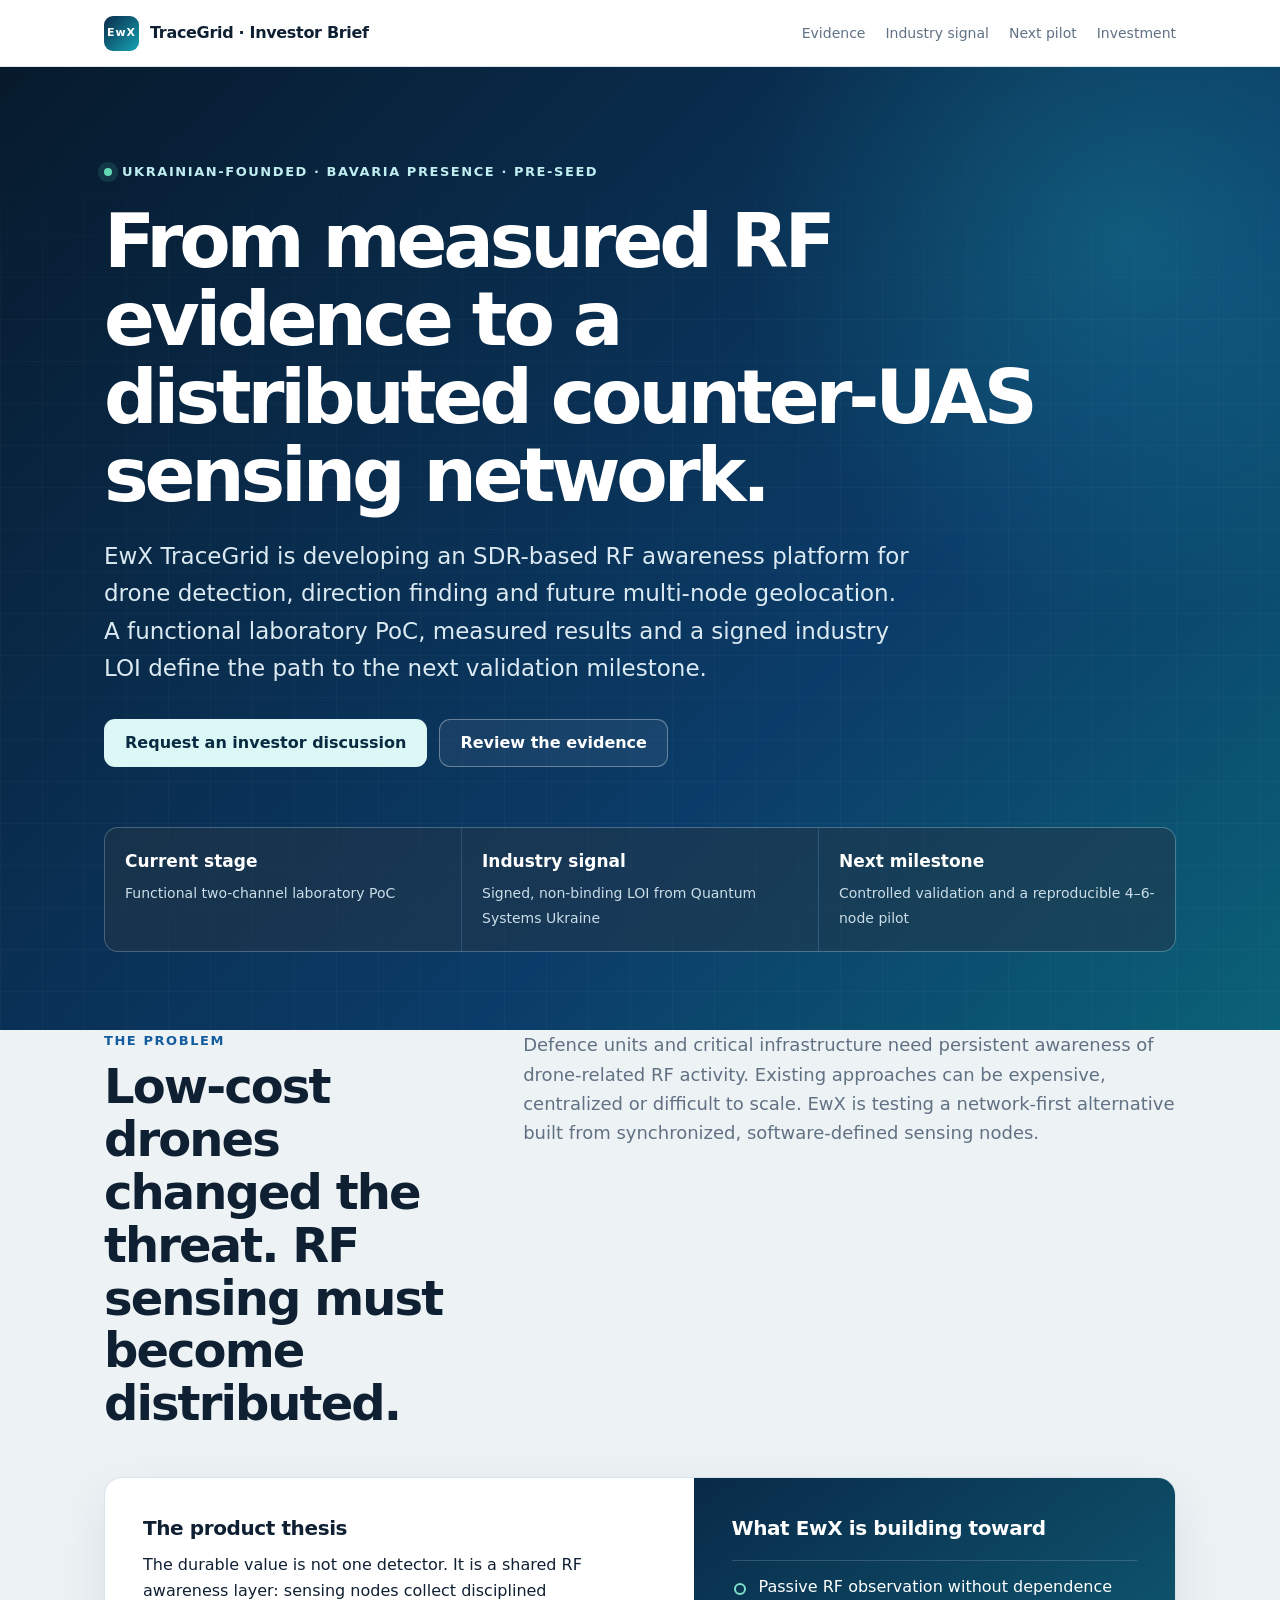
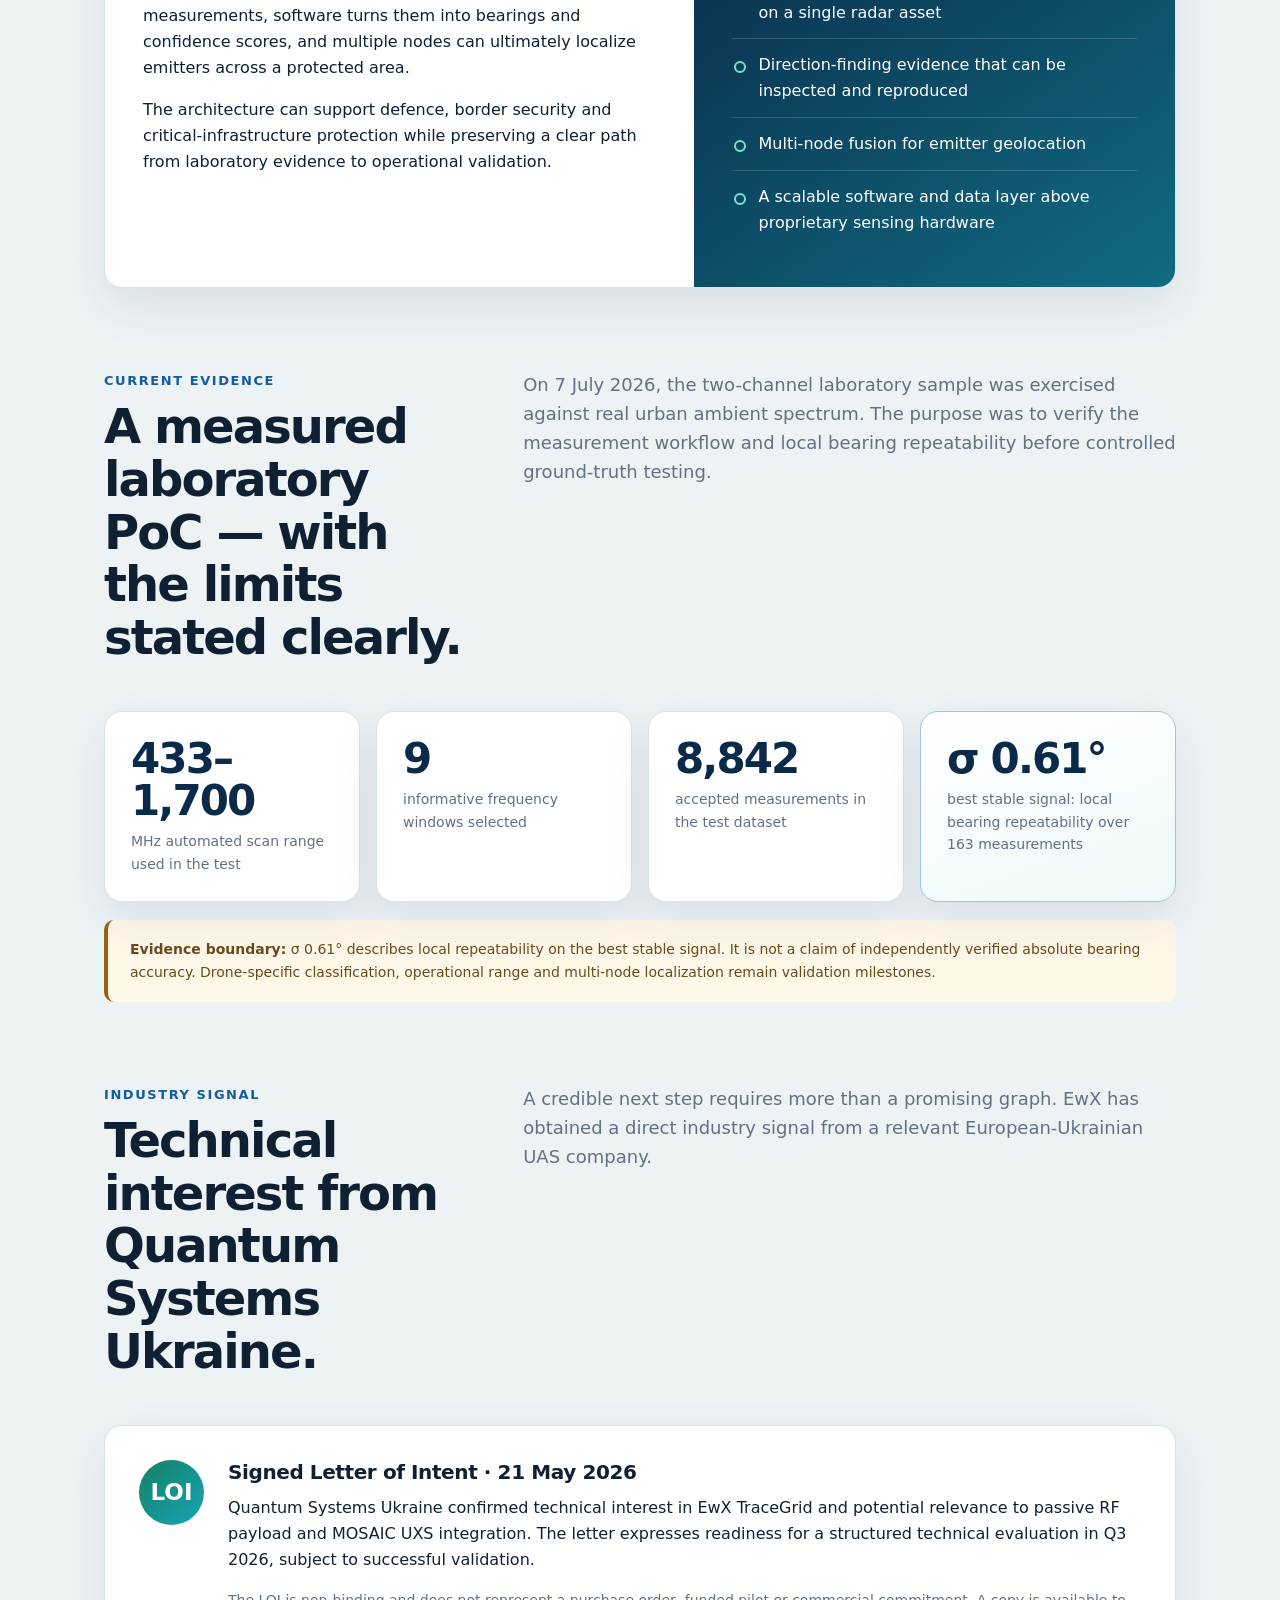
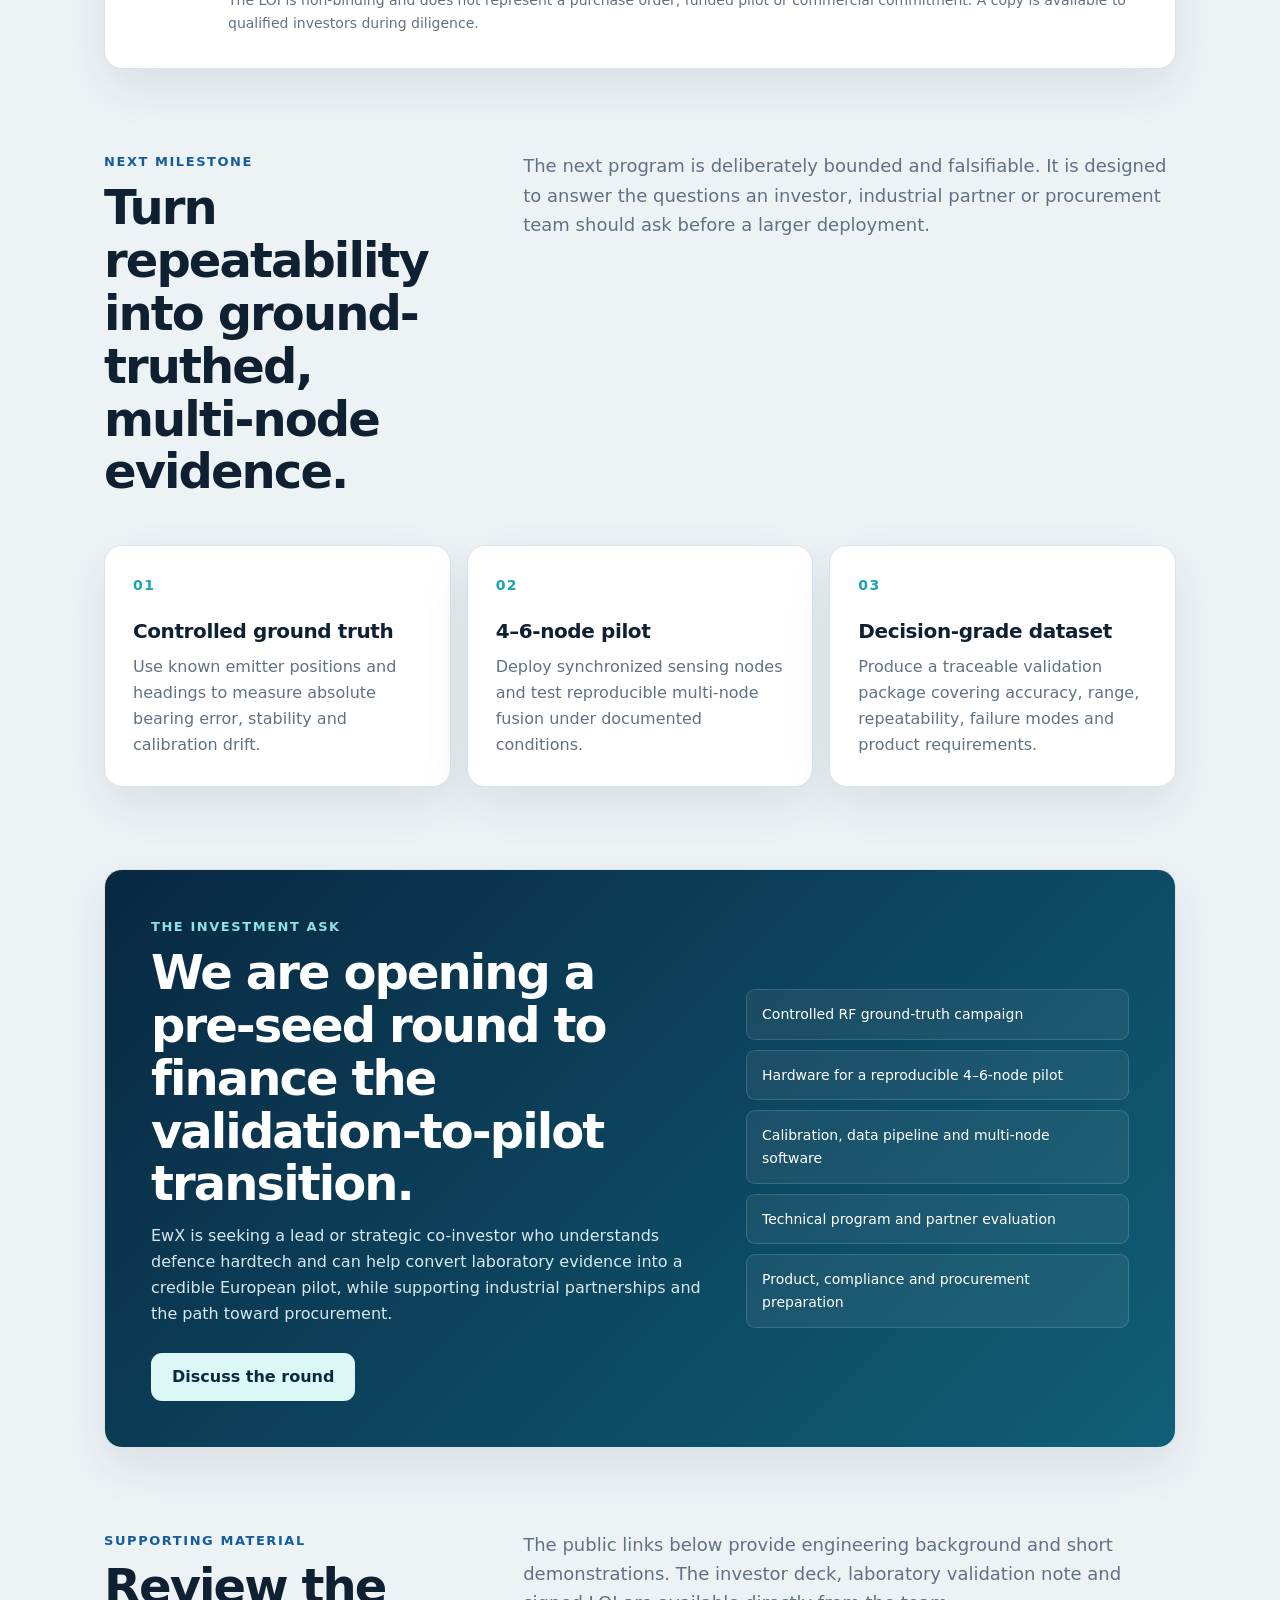
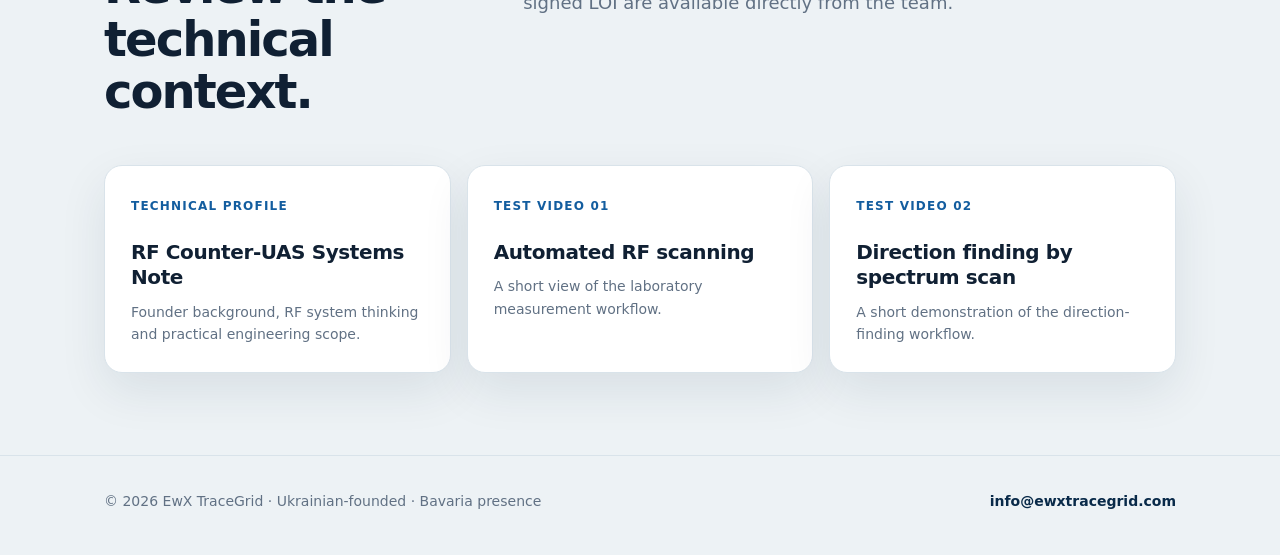
<file: investors/index_old.html>
<!doctype html>
<html lang="en">
<head>
  <meta charset="utf-8">
  <meta name="viewport" content="width=device-width,initial-scale=1">
  <meta name="description" content="EwX TraceGrid investor brief: measured RF laboratory PoC, industry LOI and a defined path to multi-node validation.">
  <meta name="robots" content="noindex,nofollow">
  <meta property="og:title" content="EwX TraceGrid — Investor Brief">
  <meta property="og:description" content="From measured RF evidence to a distributed counter-UAS sensing network.">
  <title>EwX TraceGrid — Investor Brief</title>
  <link rel="icon" href="./favicon.ico" sizes="any">
  <link rel="icon" type="image/png" sizes="32x32" href="./favicon-32.png">
  <link rel="icon" type="image/png" sizes="16x16" href="./favicon-16.png">
  <link rel="apple-touch-icon" sizes="180x180" href="./apple-touch-icon.png">
  <style>
    :root{--ink:#102033;--muted:#617184;--line:#d9e3ea;--soft:#f2f6f8;--white:#fff;--blue:#135d9f;--deep:#092a49;--cyan:#17a4b5;--green:#168064;--amber:#9a620e;--shadow:0 18px 48px rgba(13,40,66,.09);--radius:18px;--max:1120px}
    *{box-sizing:border-box}html{scroll-behavior:smooth}body{margin:0;color:var(--ink);background:#edf2f5;font-family:Inter,ui-sans-serif,system-ui,-apple-system,"Segoe UI",sans-serif;line-height:1.62;-webkit-font-smoothing:antialiased}a{color:inherit}.shell{max-width:var(--max);margin:auto;padding:0 24px}
    .top{position:sticky;top:0;z-index:20;border-bottom:1px solid rgba(217,227,234,.9);background:rgba(255,255,255,.93);backdrop-filter:blur(15px)}.top .shell{min-height:66px;display:flex;align-items:center;justify-content:space-between;gap:24px}.brand{display:flex;align-items:center;gap:11px;text-decoration:none;font-weight:800;letter-spacing:-.02em}.mark{width:35px;height:35px;display:grid;place-items:center;border-radius:9px;color:#fff;background:linear-gradient(135deg,var(--deep),var(--cyan));font-size:11px;letter-spacing:.08em}.nav{display:flex;gap:20px;color:var(--muted);font-size:14px}.nav a{text-decoration:none}.nav a:hover{color:var(--blue)}
    .hero{position:relative;overflow:hidden;padding:94px 0 78px;color:#fff;background:radial-gradient(circle at 88% 18%,rgba(34,194,202,.25),transparent 28%),linear-gradient(135deg,#071a2c 0%,#0b3c69 64%,#0b6177)}.hero:after{content:"";position:absolute;inset:0;opacity:.12;background-image:linear-gradient(rgba(255,255,255,.22) 1px,transparent 1px),linear-gradient(90deg,rgba(255,255,255,.22) 1px,transparent 1px);background-size:42px 42px;mask-image:linear-gradient(to bottom,transparent,#000 30%);pointer-events:none}.hero .shell{position:relative;z-index:1}.eyebrow{display:flex;align-items:center;gap:10px;margin-bottom:20px;color:#c0edf0;font-size:13px;font-weight:800;letter-spacing:.12em;text-transform:uppercase}.dot{width:8px;height:8px;border-radius:50%;background:#62d8b5;box-shadow:0 0 0 6px rgba(98,216,181,.13)}h1,h2,h3,p{margin-top:0}h1{max-width:930px;margin-bottom:24px;font-size:clamp(43px,7vw,75px);line-height:1.04;letter-spacing:-.055em}.lead{max-width:810px;margin-bottom:32px;color:#dbeaf2;font-size:clamp(18px,2.3vw,23px)}.actions{display:flex;flex-wrap:wrap;gap:12px}.btn{display:inline-flex;align-items:center;justify-content:center;min-height:48px;padding:0 20px;border:1px solid transparent;border-radius:11px;text-decoration:none;font-weight:780;transition:.18s}.btn:hover{transform:translateY(-1px)}.btn.primary{color:#092b42;background:#dcf8f6}.btn.ghost{border-color:rgba(255,255,255,.34);background:rgba(255,255,255,.06)}
    .hero-meta{display:grid;grid-template-columns:repeat(3,1fr);gap:1px;margin-top:60px;overflow:hidden;border:1px solid rgba(255,255,255,.14);border-radius:14px;background:rgba(255,255,255,.12)}.hero-meta div{min-height:106px;padding:20px;background:rgba(5,26,46,.47)}.hero-meta strong{display:block;margin-bottom:4px;font-size:17px}.hero-meta span{color:#cadde8;font-size:14px}
    main{padding:76px 0 16px}section{scroll-margin-top:92px;margin-bottom:82px}.head{display:grid;grid-template-columns:.72fr 1.28fr;gap:52px;align-items:start;margin-bottom:34px}.kicker{margin-bottom:9px;color:var(--blue);font-size:13px;font-weight:850;letter-spacing:.12em;text-transform:uppercase}h2{margin-bottom:13px;font-size:clamp(32px,4vw,48px);line-height:1.1;letter-spacing:-.04em}h3{margin-bottom:10px;font-size:20px;line-height:1.28;letter-spacing:-.02em}.intro{color:var(--muted);font-size:18px}.panel{border:1px solid var(--line);border-radius:var(--radius);background:#fff;box-shadow:var(--shadow)}
    .problem{display:grid;grid-template-columns:1.1fr .9fr;overflow:hidden}.problem-copy,.problem-side{padding:38px}.problem-side{color:#fff;background:linear-gradient(145deg,var(--deep),#116b81)}.problem-side p{color:#d5eaee}.clean{padding:0;margin:18px 0 0;list-style:none}.clean li{position:relative;padding:13px 0 13px 27px;border-top:1px solid rgba(255,255,255,.16)}.clean li:before{content:"";position:absolute;left:2px;top:22px;width:8px;height:8px;border:2px solid #7ce0cc;border-radius:50%}
    .metrics{display:grid;grid-template-columns:repeat(4,1fr);gap:16px}.metric{padding:26px}.metric .value{margin-bottom:8px;color:var(--deep);font-size:clamp(28px,3.7vw,42px);line-height:1;font-weight:850;letter-spacing:-.045em}.metric .label{color:var(--muted);font-size:14px}.metric.featured{border-color:#9bc6d5;background:linear-gradient(160deg,#fff,#edf9f9)}.boundary{margin-top:18px;padding:18px 22px;border-left:4px solid var(--amber);border-radius:10px;color:#694a1d;background:#fff8e9;font-size:14px}
    .loi{display:grid;grid-template-columns:auto 1fr;gap:24px;padding:34px;align-items:start}.seal{width:65px;height:65px;display:grid;place-items:center;border-radius:50%;color:#fff;background:linear-gradient(135deg,var(--green),var(--cyan));font-size:23px;font-weight:850}.legal{margin-bottom:0;color:var(--muted);font-size:14px}
    .pilot{display:grid;grid-template-columns:repeat(3,1fr);gap:16px;counter-reset:step}.step{padding:28px;counter-increment:step}.step:before{content:"0" counter(step);display:block;margin-bottom:22px;color:var(--cyan);font-size:14px;font-weight:850;letter-spacing:.1em}.step p{margin-bottom:0;color:var(--muted)}
    .ask{overflow:hidden;color:#fff;background:linear-gradient(135deg,#092842,#105f78)}.ask-inner{display:grid;grid-template-columns:1.18fr .82fr;gap:44px;padding:46px;align-items:center}.ask .kicker{color:#8ce3df}.ask p{color:#d6e8ef}.funds{display:grid;gap:10px;padding:0;margin:0;list-style:none}.funds li{padding:13px 15px;border:1px solid rgba(255,255,255,.14);border-radius:9px;background:rgba(255,255,255,.06);font-size:14px}
    .links{display:grid;grid-template-columns:repeat(3,1fr);gap:16px}.link{display:block;min-height:174px;padding:26px;text-decoration:none;transition:.18s}.link:hover{transform:translateY(-2px);border-color:#99c5d5}.tag{display:inline-block;margin-bottom:23px;color:var(--blue);font-size:12px;font-weight:850;letter-spacing:.1em;text-transform:uppercase}.link p{margin-bottom:0;color:var(--muted);font-size:14px}
    footer{margin-top:48px;padding:34px 0 42px;border-top:1px solid var(--line);color:var(--muted);font-size:14px}.foot{display:flex;align-items:center;justify-content:space-between;gap:24px}.foot a{color:var(--deep);font-weight:750;text-decoration:none}
    @media(max-width:850px){.nav{display:none}.hero{padding:72px 0 62px}.hero-meta,.metrics{grid-template-columns:repeat(2,1fr)}.head,.problem,.ask-inner{grid-template-columns:1fr;gap:22px}.pilot,.links{grid-template-columns:1fr}}@media(max-width:540px){.shell{padding:0 18px}.hero-meta,.metrics{grid-template-columns:1fr}.problem-copy,.problem-side,.ask-inner{padding:28px}.loi{grid-template-columns:1fr;padding:28px}h1{font-size:43px}.foot{align-items:flex-start;flex-direction:column}}
    @media print{.top,.actions{display:none}body{background:#fff}.hero{padding:42px 0;print-color-adjust:exact;-webkit-print-color-adjust:exact}main{padding-top:38px}section{margin-bottom:44px;break-inside:avoid}.panel,.ask{box-shadow:none}}
  </style>
</head>
<body>
  <header class="top"><div class="shell"><a class="brand" href="#top"><span class="mark">EwX</span><span>TraceGrid · Investor Brief</span></a><nav class="nav"><a href="#evidence">Evidence</a><a href="#industry">Industry signal</a><a href="#pilot">Next pilot</a><a href="#investment">Investment</a></nav></div></header>

  <div class="hero" id="top"><div class="shell">
    <div class="eyebrow"><span class="dot"></span>Ukrainian-founded · Bavaria presence · Pre-seed</div>
    <h1>From measured RF evidence to a distributed counter-UAS sensing network.</h1>
    <p class="lead">EwX TraceGrid is developing an SDR-based RF awareness platform for drone detection, direction finding and future multi-node geolocation. A functional laboratory PoC, measured results and a signed industry LOI define the path to the next validation milestone.</p>
    <div class="actions"><a class="btn primary" href="mailto:info@ewxtracegrid.com?subject=EwX%20TraceGrid%20investor%20discussion">Request an investor discussion</a><a class="btn ghost" href="#evidence">Review the evidence</a></div>
    <div class="hero-meta"><div><strong>Current stage</strong><span>Functional two-channel laboratory PoC</span></div><div><strong>Industry signal</strong><span>Signed, non-binding LOI from Quantum Systems Ukraine</span></div><div><strong>Next milestone</strong><span>Controlled validation and a reproducible 4–6-node pilot</span></div></div>
  </div></div>

  <main class="shell">
    <section id="problem">
      <div class="head"><div><div class="kicker">The problem</div><h2>Low-cost drones changed the threat. RF sensing must become distributed.</h2></div><p class="intro">Defence units and critical infrastructure need persistent awareness of drone-related RF activity. Existing approaches can be expensive, centralized or difficult to scale. EwX is testing a network-first alternative built from synchronized, software-defined sensing nodes.</p></div>
      <div class="panel problem"><div class="problem-copy"><h3>The product thesis</h3><p>The durable value is not one detector. It is a shared RF awareness layer: sensing nodes collect disciplined measurements, software turns them into bearings and confidence scores, and multiple nodes can ultimately localize emitters across a protected area.</p><p style="margin-bottom:0">The architecture can support defence, border security and critical-infrastructure protection while preserving a clear path from laboratory evidence to operational validation.</p></div><div class="problem-side"><h3>What EwX is building toward</h3><ul class="clean"><li>Passive RF observation without dependence on a single radar asset</li><li>Direction-finding evidence that can be inspected and reproduced</li><li>Multi-node fusion for emitter geolocation</li><li>A scalable software and data layer above proprietary sensing hardware</li></ul></div></div>
    </section>

    <section id="evidence">
      <div class="head"><div><div class="kicker">Current evidence</div><h2>A measured laboratory PoC — with the limits stated clearly.</h2></div><p class="intro">On 7 July 2026, the two-channel laboratory sample was exercised against real urban ambient spectrum. The purpose was to verify the measurement workflow and local bearing repeatability before controlled ground-truth testing.</p></div>
      <div class="metrics"><div class="panel metric"><div class="value">433–1,700</div><div class="label">MHz automated scan range used in the test</div></div><div class="panel metric"><div class="value">9</div><div class="label">informative frequency windows selected</div></div><div class="panel metric"><div class="value">8,842</div><div class="label">accepted measurements in the test dataset</div></div><div class="panel metric featured"><div class="value">σ 0.61°</div><div class="label">best stable signal: local bearing repeatability over 163 measurements</div></div></div>
      <div class="boundary"><strong>Evidence boundary:</strong> σ 0.61° describes local repeatability on the best stable signal. It is not a claim of independently verified absolute bearing accuracy. Drone-specific classification, operational range and multi-node localization remain validation milestones.</div>
    </section>

    <section id="industry">
      <div class="head"><div><div class="kicker">Industry signal</div><h2>Technical interest from Quantum Systems Ukraine.</h2></div><p class="intro">A credible next step requires more than a promising graph. EwX has obtained a direct industry signal from a relevant European-Ukrainian UAS company.</p></div>
      <div class="panel loi"><div class="seal">LOI</div><div><h3>Signed Letter of Intent · 21 May 2026</h3><p>Quantum Systems Ukraine confirmed technical interest in EwX TraceGrid and potential relevance to passive RF payload and MOSAIC UXS integration. The letter expresses readiness for a structured technical evaluation in Q3 2026, subject to successful validation.</p><p class="legal">The LOI is non-binding and does not represent a purchase order, funded pilot or commercial commitment. A copy is available to qualified investors during diligence.</p></div></div>
    </section>

    <section id="pilot">
      <div class="head"><div><div class="kicker">Next milestone</div><h2>Turn repeatability into ground-truthed, multi-node evidence.</h2></div><p class="intro">The next program is deliberately bounded and falsifiable. It is designed to answer the questions an investor, industrial partner or procurement team should ask before a larger deployment.</p></div>
      <div class="pilot"><div class="panel step"><h3>Controlled ground truth</h3><p>Use known emitter positions and headings to measure absolute bearing error, stability and calibration drift.</p></div><div class="panel step"><h3>4–6-node pilot</h3><p>Deploy synchronized sensing nodes and test reproducible multi-node fusion under documented conditions.</p></div><div class="panel step"><h3>Decision-grade dataset</h3><p>Produce a traceable validation package covering accuracy, range, repeatability, failure modes and product requirements.</p></div></div>
    </section>

    <section id="investment"><div class="panel ask"><div class="ask-inner"><div><div class="kicker">The investment ask</div><h2>We are opening a pre-seed round to finance the validation-to-pilot transition.</h2><p>EwX is seeking a lead or strategic co-investor who understands defence hardtech and can help convert laboratory evidence into a credible European pilot, while supporting industrial partnerships and the path toward procurement.</p><div class="actions" style="margin-top:26px"><a class="btn primary" href="mailto:info@ewxtracegrid.com?subject=EwX%20TraceGrid%20pre-seed%20discussion">Discuss the round</a></div></div><ul class="funds"><li>Controlled RF ground-truth campaign</li><li>Hardware for a reproducible 4–6-node pilot</li><li>Calibration, data pipeline and multi-node software</li><li>Technical program and partner evaluation</li><li>Product, compliance and procurement preparation</li></ul></div></div></section>

    <section id="materials">
      <div class="head"><div><div class="kicker">Supporting material</div><h2>Review the technical context.</h2></div><p class="intro">The public links below provide engineering background and short demonstrations. The investor deck, laboratory validation note and signed LOI are available directly from the team.</p></div>
      <div class="links"><a class="panel link" href="https://ewxtracegrid.github.io/rf-counter-uas-note/" target="_blank" rel="noopener"><span class="tag">Technical profile</span><h3>RF Counter-UAS Systems Note</h3><p>Founder background, RF system thinking and practical engineering scope.</p></a><a class="panel link" href="https://youtu.be/0f7Ty9WyUhw" target="_blank" rel="noopener"><span class="tag">Test video 01</span><h3>Automated RF scanning</h3><p>A short view of the laboratory measurement workflow.</p></a><a class="panel link" href="https://youtu.be/cxnhPnchUs4" target="_blank" rel="noopener"><span class="tag">Test video 02</span><h3>Direction finding by spectrum scan</h3><p>A short demonstration of the direction-finding workflow.</p></a></div>
    </section>
  </main>

  <footer><div class="shell foot"><span>© 2026 EwX TraceGrid · Ukrainian-founded · Bavaria presence</span><a href="mailto:info@ewxtracegrid.com">info@ewxtracegrid.com</a></div></footer>
</body>
</html>
</file>
